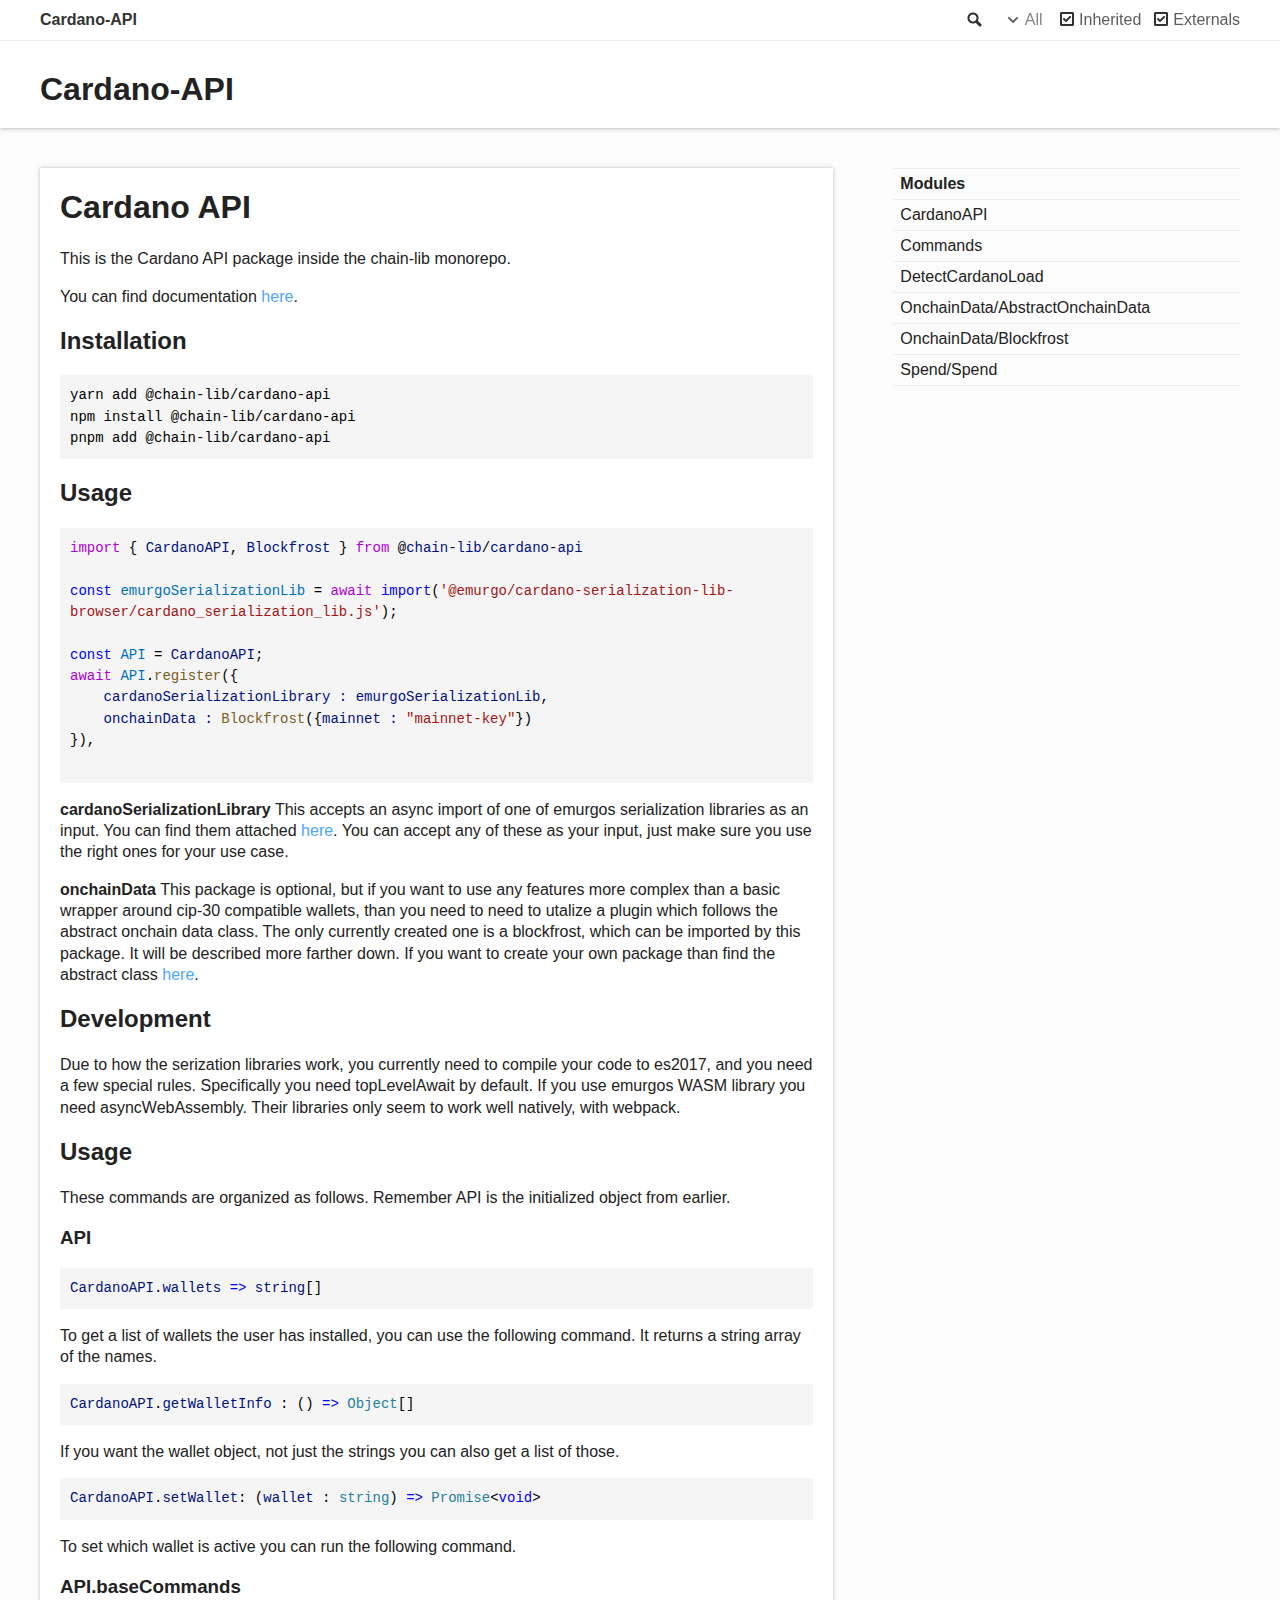
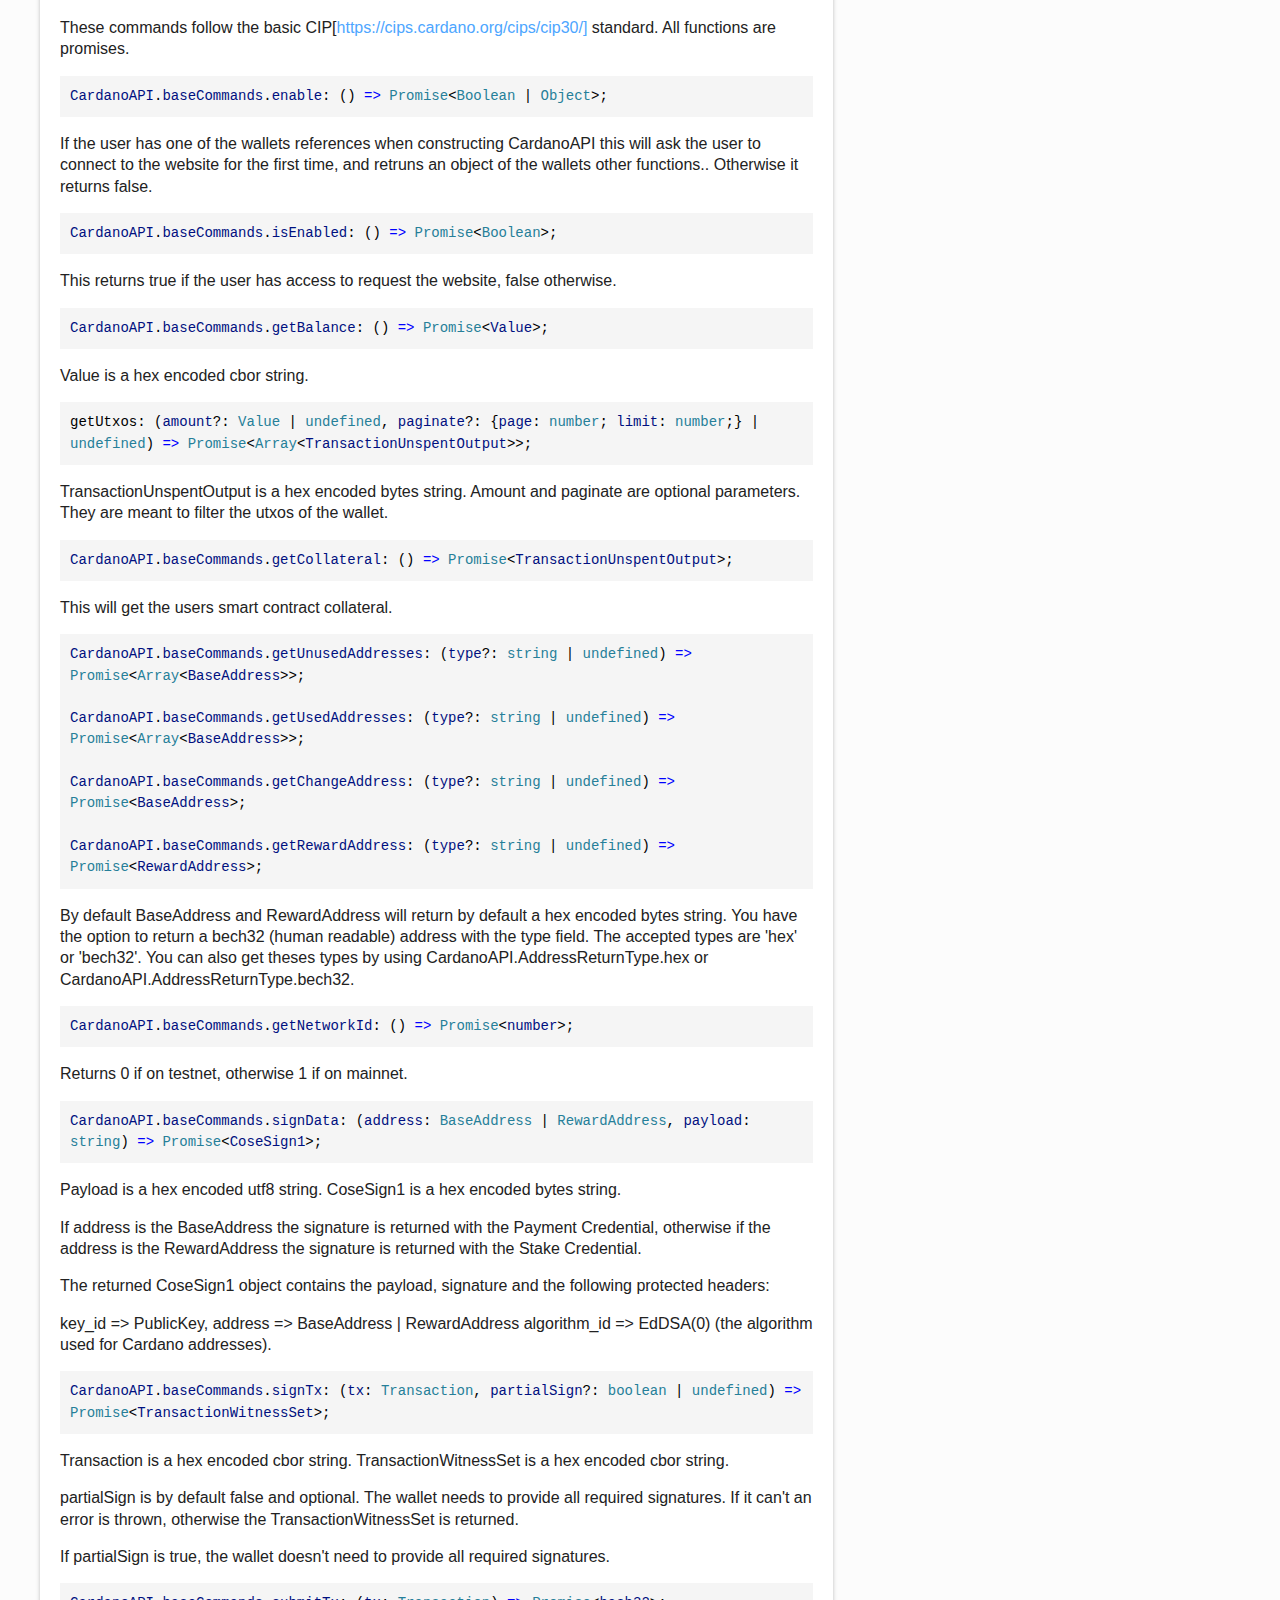
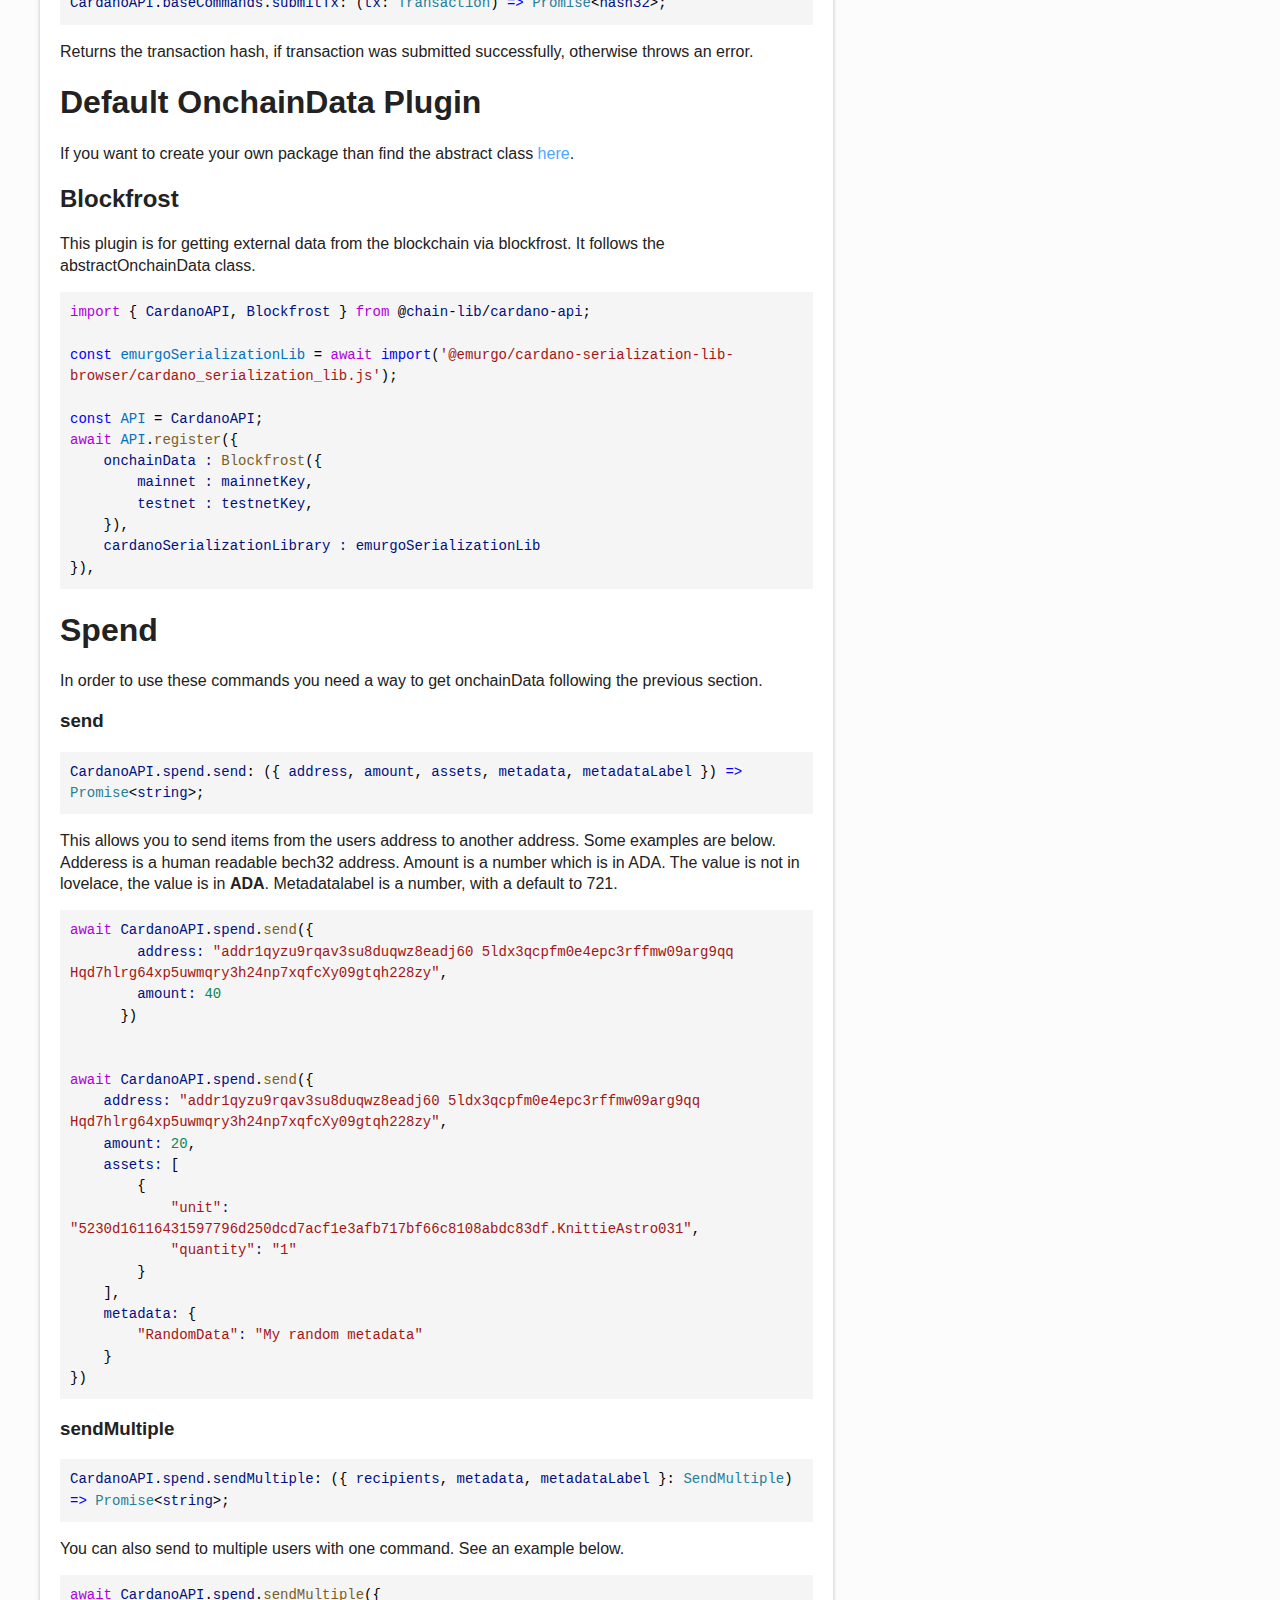
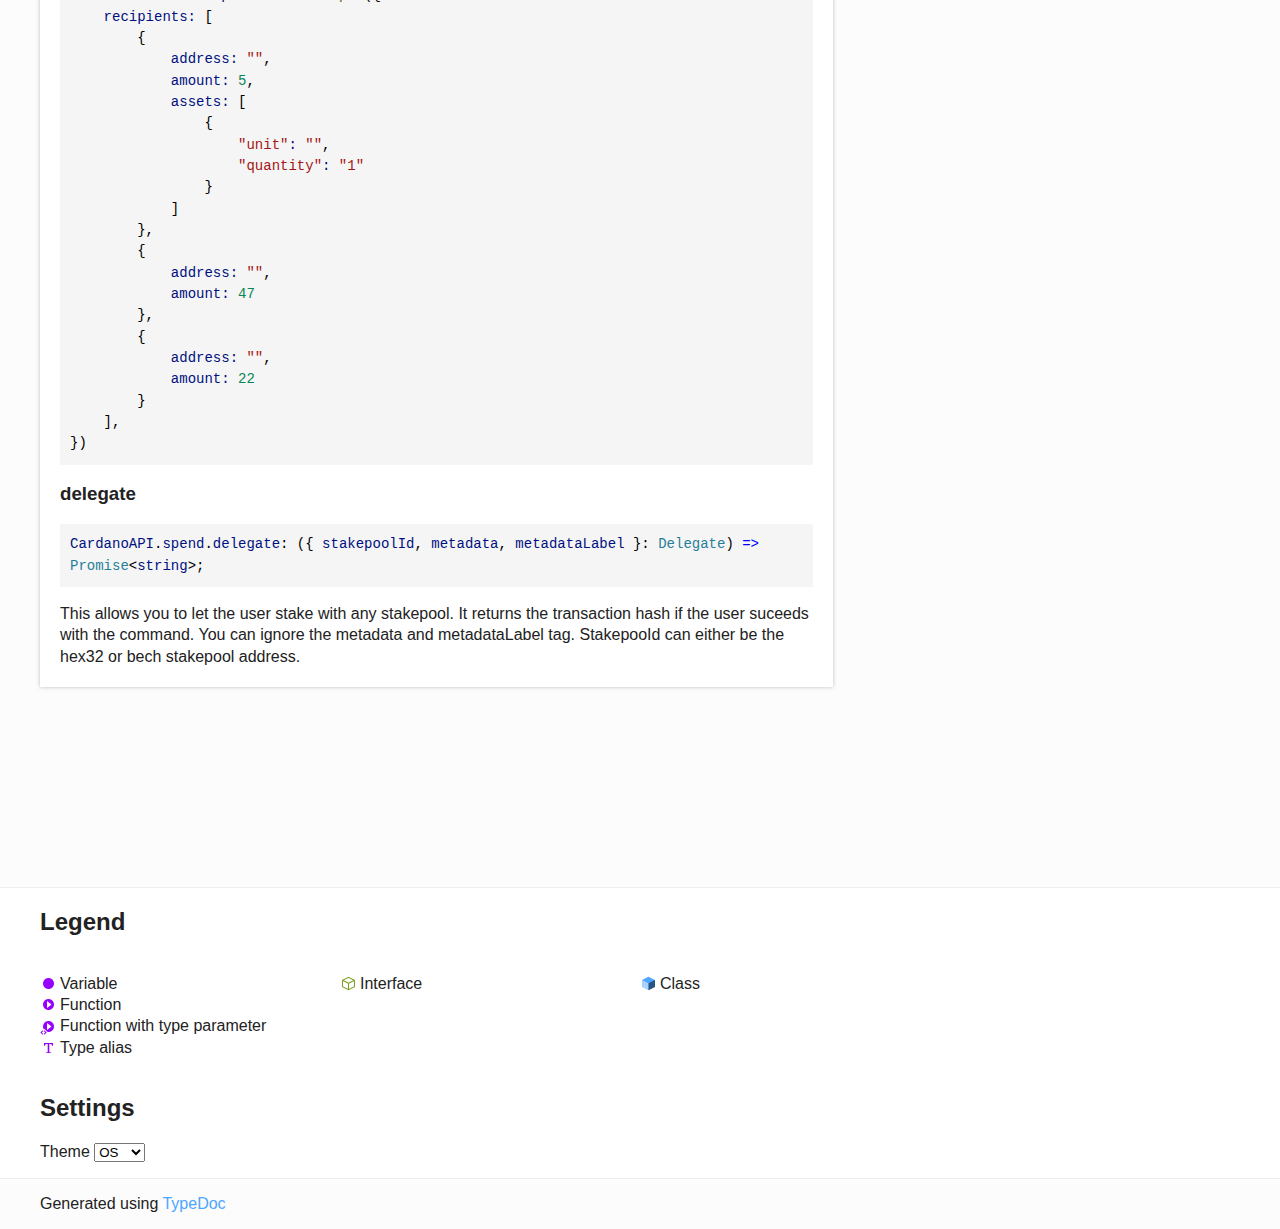
<file: index.html>
<!DOCTYPE html><html class="default"><head><meta charSet="utf-8"/><meta http-equiv="x-ua-compatible" content="IE=edge"/><title>Cardano-API</title><meta name="description" content="Documentation for Cardano-API"/><meta name="viewport" content="width=device-width, initial-scale=1"/><link rel="stylesheet" href="assets/style.css"/><link rel="stylesheet" href="assets/highlight.css"/><script async src="assets/search.js" id="search-script"></script></head><body><script>document.body.classList.add(localStorage.getItem("tsd-theme") || "os")</script><header><div class="tsd-page-toolbar"><div class="container"><div class="table-wrap"><div class="table-cell" id="tsd-search" data-base="."><div class="field"><label for="tsd-search-field" class="tsd-widget search no-caption">Search</label><input type="text" id="tsd-search-field"/></div><ul class="results"><li class="state loading">Preparing search index...</li><li class="state failure">The search index is not available</li></ul><a href="index.html" class="title">Cardano-API</a></div><div class="table-cell" id="tsd-widgets"><div id="tsd-filter"><a href="#" class="tsd-widget options no-caption" data-toggle="options">Options</a><div class="tsd-filter-group"><div class="tsd-select" id="tsd-filter-visibility"><span class="tsd-select-label">All</span><ul class="tsd-select-list"><li data-value="public">Public</li><li data-value="protected">Public/Protected</li><li data-value="private" class="selected">All</li></ul></div> <input type="checkbox" id="tsd-filter-inherited" checked/><label class="tsd-widget" for="tsd-filter-inherited">Inherited</label><input type="checkbox" id="tsd-filter-externals" checked/><label class="tsd-widget" for="tsd-filter-externals">Externals</label></div></div><a href="#" class="tsd-widget menu no-caption" data-toggle="menu">Menu</a></div></div></div></div><div class="tsd-page-title"><div class="container"><h1> Cardano-API</h1></div></div></header><div class="container container-main"><div class="row"><div class="col-8 col-content"><div class="tsd-panel tsd-typography">
<a href="#cardano-api" id="cardano-api" style="color: inherit; text-decoration: none;">
  <h1>Cardano API</h1>
</a>
<p>This is the Cardano API package inside the chain-lib monorepo. </p>
<p>You can find documentation <a href="https://cardano-api.chain-lib.com/">here</a>.</p>

<a href="#installation" id="installation" style="color: inherit; text-decoration: none;">
  <h2>Installation</h2>
</a>
<pre><code class="language-bash"><span class="hl-0">yarn add @chain-lib/cardano-api</span><br/><span class="hl-0">npm install @chain-lib/cardano-api</span><br/><span class="hl-0">pnpm add @chain-lib/cardano-api</span>
</code></pre>

<a href="#usage" id="usage" style="color: inherit; text-decoration: none;">
  <h2>Usage</h2>
</a>
<pre><code class="language-javascript"><span class="hl-1">import</span><span class="hl-0"> { </span><span class="hl-2">CardanoAPI</span><span class="hl-0">, </span><span class="hl-2">Blockfrost</span><span class="hl-0"> } </span><span class="hl-1">from</span><span class="hl-0"> @</span><span class="hl-2">chain</span><span class="hl-0">-</span><span class="hl-2">lib</span><span class="hl-0">/</span><span class="hl-2">cardano</span><span class="hl-0">-</span><span class="hl-2">api</span><br/><br/><span class="hl-3">const</span><span class="hl-0"> </span><span class="hl-4">emurgoSerializationLib</span><span class="hl-0"> = </span><span class="hl-1">await</span><span class="hl-0"> </span><span class="hl-3">import</span><span class="hl-0">(</span><span class="hl-5">&#39;@emurgo/cardano-serialization-lib-browser/cardano_serialization_lib.js&#39;</span><span class="hl-0">);</span><br/><br/><span class="hl-3">const</span><span class="hl-0"> </span><span class="hl-4">API</span><span class="hl-0"> = </span><span class="hl-2">CardanoAPI</span><span class="hl-0">;</span><br/><span class="hl-1">await</span><span class="hl-0"> </span><span class="hl-4">API</span><span class="hl-0">.</span><span class="hl-6">register</span><span class="hl-0">({</span><br/><span class="hl-0">    </span><span class="hl-2">cardanoSerializationLibrary :</span><span class="hl-0"> </span><span class="hl-2">emurgoSerializationLib</span><span class="hl-0">,</span><br/><span class="hl-0">    </span><span class="hl-2">onchainData :</span><span class="hl-0"> </span><span class="hl-6">Blockfrost</span><span class="hl-0">({</span><span class="hl-2">mainnet :</span><span class="hl-0"> </span><span class="hl-5">&quot;mainnet-key&quot;</span><span class="hl-0">})</span><br/><span class="hl-0">}),</span><br/>
</code></pre>
<p><strong>cardanoSerializationLibrary</strong> This accepts an async import of one of emurgos serialization libraries as an input. You can find them attached <a href="https://www.npmjs.com/package/@emurgo/cardano-serialization-lib-browser">here</a>. You can accept any of these as your input, just make sure you use the right ones for your use case.</p>
<p> <strong>onchainData</strong> This package is optional, but if you want to use any features more complex than a basic wrapper around cip-30 compatible wallets, than you need to need to utalize a plugin which follows the abstract onchain data class. The only currently created one is a blockfrost, which can be imported by this package. It will be described more farther down. If you want to create your own package than find the abstract class <a href="https://github.com/chain-lib/chain-lib/tree/main/packages/cardano-api/src/OnchainData/AbstractOnchainData.ts">here</a>.</p>

<a href="#development" id="development" style="color: inherit; text-decoration: none;">
  <h2>Development</h2>
</a>
<p>Due to how the serization libraries work, you currently need to compile your code to es2017, and you need a few special rules. Specifically you need topLevelAwait by default. If you use emurgos WASM library you need asyncWebAssembly. Their libraries only seem to work well natively, with webpack.</p>

<a href="#usage-1" id="usage-1" style="color: inherit; text-decoration: none;">
  <h2>Usage</h2>
</a>
<p>These commands are organized as follows. Remember API is the initialized object from earlier.</p>

<a href="#api" id="api" style="color: inherit; text-decoration: none;">
  <h3>API</h3>
</a>
<pre><code class="language-javascript"><span class="hl-2">CardanoAPI</span><span class="hl-0">.</span><span class="hl-2">wallets</span><span class="hl-0"> </span><span class="hl-3">=&gt;</span><span class="hl-0"> </span><span class="hl-2">string</span><span class="hl-0">[]</span>
</code></pre>
<p>To get a list of wallets the user has installed, you can use the following command. It returns a string array of the names.</p>
<pre><code class="language-javascript"><span class="hl-2">CardanoAPI</span><span class="hl-0">.</span><span class="hl-2">getWalletInfo</span><span class="hl-0"> : () </span><span class="hl-3">=&gt;</span><span class="hl-0"> </span><span class="hl-7">Object</span><span class="hl-0">[]</span>
</code></pre>
<p>If you want the wallet object, not just the strings you can also get a list of those.</p>
<pre><code class="language-javascript"><span class="hl-2">CardanoAPI</span><span class="hl-0">.</span><span class="hl-2">setWallet</span><span class="hl-0">: (</span><span class="hl-2">wallet</span><span class="hl-0"> : </span><span class="hl-7">string</span><span class="hl-0">) </span><span class="hl-3">=&gt;</span><span class="hl-0"> </span><span class="hl-7">Promise</span><span class="hl-0">&lt;</span><span class="hl-3">void</span><span class="hl-0">&gt;</span>
</code></pre>
<p>To set which wallet is active  you can run the following command.</p>

<a href="#apibasecommands" id="apibasecommands" style="color: inherit; text-decoration: none;">
  <h3>API.baseCommands</h3>
</a>
<p>These commands follow the basic CIP[<a href="https://cips.cardano.org/cips/cip30/%5D">https://cips.cardano.org/cips/cip30/]</a> standard. All functions are promises. </p>
<pre><code class="language-javascript"><span class="hl-2">CardanoAPI</span><span class="hl-0">.</span><span class="hl-2">baseCommands</span><span class="hl-0">.</span><span class="hl-2">enable</span><span class="hl-0">: () </span><span class="hl-3">=&gt;</span><span class="hl-0"> </span><span class="hl-7">Promise</span><span class="hl-0">&lt;</span><span class="hl-7">Boolean</span><span class="hl-0"> | </span><span class="hl-7">Object</span><span class="hl-0">&gt;;</span>
</code></pre>
<p>If the user has one of the wallets references when constructing CardanoAPI this will ask the user to connect to the website for the first time, and retruns an object of the wallets other functions.. Otherwise it returns false.</p>
<pre><code class="language-javascript"><span class="hl-2">CardanoAPI</span><span class="hl-0">.</span><span class="hl-2">baseCommands</span><span class="hl-0">.</span><span class="hl-2">isEnabled</span><span class="hl-0">: () </span><span class="hl-3">=&gt;</span><span class="hl-0"> </span><span class="hl-7">Promise</span><span class="hl-0">&lt;</span><span class="hl-7">Boolean</span><span class="hl-0">&gt;;</span>
</code></pre>
<p>This returns true if the user has access to request the website, false otherwise.</p>
<pre><code class="language-javascript"><span class="hl-2">CardanoAPI</span><span class="hl-0">.</span><span class="hl-2">baseCommands</span><span class="hl-0">.</span><span class="hl-2">getBalance</span><span class="hl-0">: () </span><span class="hl-3">=&gt;</span><span class="hl-0"> </span><span class="hl-7">Promise</span><span class="hl-0">&lt;</span><span class="hl-2">Value</span><span class="hl-0">&gt;;</span>
</code></pre>
<p>Value is a hex encoded cbor string.</p>
<pre><code class="language-javascript"><span class="hl-8">getUtxos</span><span class="hl-0">: (</span><span class="hl-2">amount</span><span class="hl-0">?: </span><span class="hl-7">Value</span><span class="hl-0"> | </span><span class="hl-7">undefined</span><span class="hl-0">, </span><span class="hl-2">paginate</span><span class="hl-0">?: {</span><span class="hl-2">page</span><span class="hl-0">: </span><span class="hl-7">number</span><span class="hl-0">; </span><span class="hl-2">limit</span><span class="hl-0">: </span><span class="hl-7">number</span><span class="hl-0">;} | </span><span class="hl-7">undefined</span><span class="hl-0">) </span><span class="hl-3">=&gt;</span><span class="hl-0"> </span><span class="hl-7">Promise</span><span class="hl-0">&lt;</span><span class="hl-7">Array</span><span class="hl-0">&lt;</span><span class="hl-2">TransactionUnspentOutput</span><span class="hl-0">&gt;&gt;;</span>
</code></pre>
<p>TransactionUnspentOutput is a hex encoded bytes string. Amount and paginate are optional parameters. They are meant to filter the utxos of the wallet.</p>
<pre><code class="language-javascript"><span class="hl-2">CardanoAPI</span><span class="hl-0">.</span><span class="hl-2">baseCommands</span><span class="hl-0">.</span><span class="hl-2">getCollateral</span><span class="hl-0">: () </span><span class="hl-3">=&gt;</span><span class="hl-0"> </span><span class="hl-7">Promise</span><span class="hl-0">&lt;</span><span class="hl-2">TransactionUnspentOutput</span><span class="hl-0">&gt;;</span>
</code></pre>
<p>This will get the users smart contract collateral.</p>
<pre><code class="language-javascript"><span class="hl-2">CardanoAPI</span><span class="hl-0">.</span><span class="hl-2">baseCommands</span><span class="hl-0">.</span><span class="hl-2">getUnusedAddresses</span><span class="hl-0">: (</span><span class="hl-2">type</span><span class="hl-0">?: </span><span class="hl-7">string</span><span class="hl-0"> | </span><span class="hl-7">undefined</span><span class="hl-0">) </span><span class="hl-3">=&gt;</span><span class="hl-0"> </span><span class="hl-7">Promise</span><span class="hl-0">&lt;</span><span class="hl-7">Array</span><span class="hl-0">&lt;</span><span class="hl-2">BaseAddress</span><span class="hl-0">&gt;&gt;;</span><br/><br/><span class="hl-2">CardanoAPI</span><span class="hl-0">.</span><span class="hl-2">baseCommands</span><span class="hl-0">.</span><span class="hl-2">getUsedAddresses</span><span class="hl-0">: (</span><span class="hl-2">type</span><span class="hl-0">?: </span><span class="hl-7">string</span><span class="hl-0"> | </span><span class="hl-7">undefined</span><span class="hl-0">) </span><span class="hl-3">=&gt;</span><span class="hl-0"> </span><span class="hl-7">Promise</span><span class="hl-0">&lt;</span><span class="hl-7">Array</span><span class="hl-0">&lt;</span><span class="hl-2">BaseAddress</span><span class="hl-0">&gt;&gt;;</span><br/><br/><span class="hl-2">CardanoAPI</span><span class="hl-0">.</span><span class="hl-2">baseCommands</span><span class="hl-0">.</span><span class="hl-2">getChangeAddress</span><span class="hl-0">: (</span><span class="hl-2">type</span><span class="hl-0">?: </span><span class="hl-7">string</span><span class="hl-0"> | </span><span class="hl-7">undefined</span><span class="hl-0">) </span><span class="hl-3">=&gt;</span><span class="hl-0"> </span><span class="hl-7">Promise</span><span class="hl-0">&lt;</span><span class="hl-2">BaseAddress</span><span class="hl-0">&gt;;</span><br/><br/><span class="hl-2">CardanoAPI</span><span class="hl-0">.</span><span class="hl-2">baseCommands</span><span class="hl-0">.</span><span class="hl-2">getRewardAddress</span><span class="hl-0">: (</span><span class="hl-2">type</span><span class="hl-0">?: </span><span class="hl-7">string</span><span class="hl-0"> | </span><span class="hl-7">undefined</span><span class="hl-0">) </span><span class="hl-3">=&gt;</span><span class="hl-0"> </span><span class="hl-7">Promise</span><span class="hl-0">&lt;</span><span class="hl-2">RewardAddress</span><span class="hl-0">&gt;;</span>
</code></pre>
<p>By default BaseAddress and RewardAddress will return by default a hex encoded bytes string. You have the option to return a bech32 (human readable) address with the type field. The accepted types are &#39;hex&#39; or &#39;bech32&#39;. You can also get theses types by using CardanoAPI.AddressReturnType.hex or CardanoAPI.AddressReturnType.bech32.</p>
<pre><code class="language-javascript"><span class="hl-2">CardanoAPI</span><span class="hl-0">.</span><span class="hl-2">baseCommands</span><span class="hl-0">.</span><span class="hl-2">getNetworkId</span><span class="hl-0">: () </span><span class="hl-3">=&gt;</span><span class="hl-0"> </span><span class="hl-7">Promise</span><span class="hl-0">&lt;</span><span class="hl-2">number</span><span class="hl-0">&gt;;</span>
</code></pre>
<p>Returns 0 if on testnet, otherwise 1 if on mainnet.</p>
<pre><code class="language-javascript"><span class="hl-2">CardanoAPI</span><span class="hl-0">.</span><span class="hl-2">baseCommands</span><span class="hl-0">.</span><span class="hl-2">signData</span><span class="hl-0">: (</span><span class="hl-2">address</span><span class="hl-0">: </span><span class="hl-7">BaseAddress</span><span class="hl-0"> | </span><span class="hl-7">RewardAddress</span><span class="hl-0">, </span><span class="hl-2">payload</span><span class="hl-0">: </span><span class="hl-7">string</span><span class="hl-0">) </span><span class="hl-3">=&gt;</span><span class="hl-0"> </span><span class="hl-7">Promise</span><span class="hl-0">&lt;</span><span class="hl-2">CoseSign1</span><span class="hl-0">&gt;;</span>
</code></pre>
<p>Payload is a hex encoded utf8 string. CoseSign1 is a hex encoded bytes string.</p>
<p>If address is the BaseAddress the signature is returned with the Payment Credential, otherwise if the address is the RewardAddress the signature is returned with the Stake Credential.</p>
<p>The returned CoseSign1 object contains the payload, signature and the following protected headers:</p>
<p>key_id =&gt; PublicKey,
address =&gt; BaseAddress | RewardAddress
algorithm_id =&gt; EdDSA(0) (the algorithm used for Cardano addresses).</p>
<pre><code class="language-javascript"><span class="hl-2">CardanoAPI</span><span class="hl-0">.</span><span class="hl-2">baseCommands</span><span class="hl-0">.</span><span class="hl-2">signTx</span><span class="hl-0">: (</span><span class="hl-2">tx</span><span class="hl-0">: </span><span class="hl-7">Transaction</span><span class="hl-0">, </span><span class="hl-2">partialSign</span><span class="hl-0">?: </span><span class="hl-7">boolean</span><span class="hl-0"> | </span><span class="hl-7">undefined</span><span class="hl-0">) </span><span class="hl-3">=&gt;</span><span class="hl-0"> </span><span class="hl-7">Promise</span><span class="hl-0">&lt;</span><span class="hl-2">TransactionWitnessSet</span><span class="hl-0">&gt;;</span>
</code></pre>
<p>Transaction is a hex encoded cbor string. TransactionWitnessSet is a hex encoded cbor string.</p>
<p>partialSign is by default false and optional. The wallet needs to provide all required signatures. If it can&#39;t an error is thrown, otherwise the TransactionWitnessSet is returned.</p>
<p>If partialSign is true, the wallet doesn&#39;t need to provide all required signatures.</p>
<pre><code class="language-javascript"><span class="hl-2">CardanoAPI</span><span class="hl-0">.</span><span class="hl-2">baseCommands</span><span class="hl-0">.</span><span class="hl-2">submitTx</span><span class="hl-0">: (</span><span class="hl-2">tx</span><span class="hl-0">: </span><span class="hl-7">Transaction</span><span class="hl-0">) </span><span class="hl-3">=&gt;</span><span class="hl-0"> </span><span class="hl-7">Promise</span><span class="hl-0">&lt;</span><span class="hl-2">hash32</span><span class="hl-0">&gt;;</span>
</code></pre>
<p>Returns the transaction hash, if transaction was submitted successfully, otherwise throws an error.</p>

<a href="#default-onchaindata-plugin" id="default-onchaindata-plugin" style="color: inherit; text-decoration: none;">
  <h1>Default OnchainData Plugin</h1>
</a>
<p>If you want to create your own package than find the abstract class <a href="https://github.com/chain-lib/chain-lib/tree/main/packages/cardano-api/src/OnchainData/AbstractOnchainData.ts">here</a>.</p>

<a href="#blockfrost" id="blockfrost" style="color: inherit; text-decoration: none;">
  <h2>Blockfrost</h2>
</a>
<p>This plugin is for getting external data from the blockchain via blockfrost. It follows the abstractOnchainData class.</p>
<pre><code class="language-javascript"><span class="hl-1">import</span><span class="hl-0"> { </span><span class="hl-2">CardanoAPI</span><span class="hl-0">, </span><span class="hl-2">Blockfrost</span><span class="hl-0"> } </span><span class="hl-1">from</span><span class="hl-0"> @</span><span class="hl-2">chain</span><span class="hl-0">-</span><span class="hl-2">lib</span><span class="hl-0">/</span><span class="hl-2">cardano</span><span class="hl-0">-</span><span class="hl-2">api</span><span class="hl-0">;</span><br/><br/><span class="hl-3">const</span><span class="hl-0"> </span><span class="hl-4">emurgoSerializationLib</span><span class="hl-0"> = </span><span class="hl-1">await</span><span class="hl-0"> </span><span class="hl-3">import</span><span class="hl-0">(</span><span class="hl-5">&#39;@emurgo/cardano-serialization-lib-browser/cardano_serialization_lib.js&#39;</span><span class="hl-0">);</span><br/><br/><span class="hl-3">const</span><span class="hl-0"> </span><span class="hl-4">API</span><span class="hl-0"> = </span><span class="hl-2">CardanoAPI</span><span class="hl-0">;</span><br/><span class="hl-1">await</span><span class="hl-0"> </span><span class="hl-4">API</span><span class="hl-0">.</span><span class="hl-6">register</span><span class="hl-0">({</span><br/><span class="hl-0">    </span><span class="hl-2">onchainData :</span><span class="hl-0"> </span><span class="hl-6">Blockfrost</span><span class="hl-0">({</span><br/><span class="hl-0">        </span><span class="hl-2">mainnet :</span><span class="hl-0"> </span><span class="hl-2">mainnetKey</span><span class="hl-0">,</span><br/><span class="hl-0">        </span><span class="hl-2">testnet :</span><span class="hl-0"> </span><span class="hl-2">testnetKey</span><span class="hl-0">,</span><br/><span class="hl-0">    }),</span><br/><span class="hl-0">    </span><span class="hl-2">cardanoSerializationLibrary :</span><span class="hl-0"> </span><span class="hl-2">emurgoSerializationLib</span><br/><span class="hl-0">}),</span>
</code></pre>

<a href="#spend" id="spend" style="color: inherit; text-decoration: none;">
  <h1>Spend</h1>
</a>
<p>In order to use these commands you need a way to get onchainData following the previous section.</p>

<a href="#send" id="send" style="color: inherit; text-decoration: none;">
  <h3>send</h3>
</a>
<pre><code class="language-javascript"><span class="hl-2">CardanoAPI</span><span class="hl-0">.</span><span class="hl-2">spend</span><span class="hl-0">.</span><span class="hl-2">send</span><span class="hl-0">: ({ </span><span class="hl-2">address</span><span class="hl-0">, </span><span class="hl-2">amount</span><span class="hl-0">, </span><span class="hl-2">assets</span><span class="hl-0">, </span><span class="hl-2">metadata</span><span class="hl-0">, </span><span class="hl-2">metadataLabel</span><span class="hl-0"> }) </span><span class="hl-3">=&gt;</span><span class="hl-0"> </span><span class="hl-7">Promise</span><span class="hl-0">&lt;</span><span class="hl-2">string</span><span class="hl-0">&gt;;</span>
</code></pre>
<p>This allows you to send items from the users address to another address. Some examples are below. Adderess is a human readable bech32 address. Amount is a number which is in ADA. The value is not in lovelace, the value is in <strong>ADA</strong>. Metadatalabel is a number, with a default to 721. </p>
<pre><code class="language-javascript"><span class="hl-1">await</span><span class="hl-0"> </span><span class="hl-2">CardanoAPI</span><span class="hl-0">.</span><span class="hl-2">spend</span><span class="hl-0">.</span><span class="hl-6">send</span><span class="hl-0">({</span><br/><span class="hl-0">        </span><span class="hl-2">address:</span><span class="hl-0"> </span><span class="hl-5">&quot;addr1qyzu9rqav3su8duqwz8eadj60 5ldx3qcpfm0e4epc3rffmw09arg9qq Hqd7hlrg64xp5uwmqry3h24np7xqfcXy09gtqh228zy&quot;</span><span class="hl-0">,</span><br/><span class="hl-0">        </span><span class="hl-2">amount:</span><span class="hl-0"> </span><span class="hl-9">40</span><br/><span class="hl-0">      })</span><br/><span class="hl-0">    </span><br/><br/><span class="hl-1">await</span><span class="hl-0"> </span><span class="hl-2">CardanoAPI</span><span class="hl-0">.</span><span class="hl-2">spend</span><span class="hl-0">.</span><span class="hl-6">send</span><span class="hl-0">({</span><br/><span class="hl-0">    </span><span class="hl-2">address:</span><span class="hl-0"> </span><span class="hl-5">&quot;addr1qyzu9rqav3su8duqwz8eadj60 5ldx3qcpfm0e4epc3rffmw09arg9qq Hqd7hlrg64xp5uwmqry3h24np7xqfcXy09gtqh228zy&quot;</span><span class="hl-0">,</span><br/><span class="hl-0">    </span><span class="hl-2">amount:</span><span class="hl-0"> </span><span class="hl-9">20</span><span class="hl-0">,</span><br/><span class="hl-0">    </span><span class="hl-2">assets:</span><span class="hl-0"> [</span><br/><span class="hl-0">        {</span><br/><span class="hl-0">            </span><span class="hl-5">&quot;unit&quot;</span><span class="hl-2">:</span><span class="hl-0"> </span><span class="hl-5">&quot;5230d16116431597796d250dcd7acf1e3afb717bf66c8108abdc83df.KnittieAstro031&quot;</span><span class="hl-0">,</span><br/><span class="hl-0">            </span><span class="hl-5">&quot;quantity&quot;</span><span class="hl-2">:</span><span class="hl-0"> </span><span class="hl-5">&quot;1&quot;</span><br/><span class="hl-0">        }</span><br/><span class="hl-0">    ],</span><br/><span class="hl-0">    </span><span class="hl-2">metadata:</span><span class="hl-0"> {</span><br/><span class="hl-0">        </span><span class="hl-5">&quot;RandomData&quot;</span><span class="hl-2">:</span><span class="hl-0"> </span><span class="hl-5">&quot;My random metadata&quot;</span><br/><span class="hl-0">    }</span><br/><span class="hl-0">})</span>
</code></pre>

<a href="#sendmultiple" id="sendmultiple" style="color: inherit; text-decoration: none;">
  <h3>sendMultiple</h3>
</a>
<pre><code class="language-javascript"><span class="hl-2">CardanoAPI</span><span class="hl-0">.</span><span class="hl-2">spend</span><span class="hl-0">.</span><span class="hl-2">sendMultiple</span><span class="hl-0">: ({ </span><span class="hl-2">recipients</span><span class="hl-0">, </span><span class="hl-2">metadata</span><span class="hl-0">, </span><span class="hl-2">metadataLabel</span><span class="hl-0"> }: </span><span class="hl-7">SendMultiple</span><span class="hl-0">) </span><span class="hl-3">=&gt;</span><span class="hl-0"> </span><span class="hl-7">Promise</span><span class="hl-0">&lt;</span><span class="hl-2">string</span><span class="hl-0">&gt;;</span>
</code></pre>
<p>You can also send to multiple users with one command. See an example below.</p>
<pre><code class="language-javascript"><span class="hl-1">await</span><span class="hl-0"> </span><span class="hl-2">CardanoAPI</span><span class="hl-0">.</span><span class="hl-2">spend</span><span class="hl-0">.</span><span class="hl-6">sendMultiple</span><span class="hl-0">({</span><br/><span class="hl-0">    </span><span class="hl-2">recipients:</span><span class="hl-0"> [</span><br/><span class="hl-0">        {</span><br/><span class="hl-0">            </span><span class="hl-2">address:</span><span class="hl-0"> </span><span class="hl-5">&quot;&quot;</span><span class="hl-0">,</span><br/><span class="hl-0">            </span><span class="hl-2">amount:</span><span class="hl-0"> </span><span class="hl-9">5</span><span class="hl-0">,</span><br/><span class="hl-0">            </span><span class="hl-2">assets:</span><span class="hl-0"> [</span><br/><span class="hl-0">                {</span><br/><span class="hl-0">                    </span><span class="hl-5">&quot;unit&quot;</span><span class="hl-2">:</span><span class="hl-0"> </span><span class="hl-5">&quot;&quot;</span><span class="hl-0">,</span><br/><span class="hl-0">                    </span><span class="hl-5">&quot;quantity&quot;</span><span class="hl-2">:</span><span class="hl-0"> </span><span class="hl-5">&quot;1&quot;</span><br/><span class="hl-0">                }</span><br/><span class="hl-0">            ]</span><br/><span class="hl-0">        },</span><br/><span class="hl-0">        {</span><br/><span class="hl-0">            </span><span class="hl-2">address:</span><span class="hl-0"> </span><span class="hl-5">&quot;&quot;</span><span class="hl-0">,</span><br/><span class="hl-0">            </span><span class="hl-2">amount:</span><span class="hl-0"> </span><span class="hl-9">47</span><br/><span class="hl-0">        },</span><br/><span class="hl-0">        {</span><br/><span class="hl-0">            </span><span class="hl-2">address:</span><span class="hl-0"> </span><span class="hl-5">&quot;&quot;</span><span class="hl-0">,</span><br/><span class="hl-0">            </span><span class="hl-2">amount:</span><span class="hl-0"> </span><span class="hl-9">22</span><br/><span class="hl-0">        }</span><br/><span class="hl-0">    ],</span><br/><span class="hl-0">})</span>
</code></pre>

<a href="#delegate" id="delegate" style="color: inherit; text-decoration: none;">
  <h3>delegate</h3>
</a>
<pre><code class="language-javascript"><span class="hl-2">CardanoAPI</span><span class="hl-0">.</span><span class="hl-2">spend</span><span class="hl-0">.</span><span class="hl-2">delegate</span><span class="hl-0">: ({ </span><span class="hl-2">stakepoolId</span><span class="hl-0">, </span><span class="hl-2">metadata</span><span class="hl-0">, </span><span class="hl-2">metadataLabel</span><span class="hl-0"> }: </span><span class="hl-7">Delegate</span><span class="hl-0">) </span><span class="hl-3">=&gt;</span><span class="hl-0"> </span><span class="hl-7">Promise</span><span class="hl-0">&lt;</span><span class="hl-2">string</span><span class="hl-0">&gt;;</span>
</code></pre>
<p>This allows you to let the user stake with any stakepool. It returns the transaction hash if the user suceeds with the command. You can ignore the metadata and metadataLabel tag. StakepooId can either be the hex32 or bech stakepool address.</p>
</div></div><div class="col-4 col-menu menu-sticky-wrap menu-highlight"><nav class="tsd-navigation primary"><ul><li class="current"><a href="modules.html">Modules</a></li><li class=" tsd-kind-module"><a href="modules/CardanoAPI.html">CardanoAPI</a></li><li class=" tsd-kind-module"><a href="modules/Commands.html">Commands</a></li><li class=" tsd-kind-module"><a href="modules/DetectCardanoLoad.html">Detect<wbr/>Cardano<wbr/>Load</a></li><li class=" tsd-kind-module"><a href="modules/OnchainData_AbstractOnchainData.html">Onchain<wbr/>Data/<wbr/>Abstract<wbr/>Onchain<wbr/>Data</a></li><li class=" tsd-kind-module"><a href="modules/OnchainData_Blockfrost.html">Onchain<wbr/>Data/<wbr/>Blockfrost</a></li><li class=" tsd-kind-module"><a href="modules/Spend_Spend.html">Spend/<wbr/>Spend</a></li></ul></nav></div></div></div><footer class="with-border-bottom"><div class="container"><h2>Legend</h2><div class="tsd-legend-group"><ul class="tsd-legend"><li class="tsd-kind-variable"><span class="tsd-kind-icon">Variable</span></li><li class="tsd-kind-function"><span class="tsd-kind-icon">Function</span></li><li class="tsd-kind-function tsd-has-type-parameter"><span class="tsd-kind-icon">Function with type parameter</span></li><li class="tsd-kind-type-alias"><span class="tsd-kind-icon">Type alias</span></li></ul><ul class="tsd-legend"><li class="tsd-kind-interface"><span class="tsd-kind-icon">Interface</span></li></ul><ul class="tsd-legend"><li class="tsd-kind-class"><span class="tsd-kind-icon">Class</span></li></ul></div><h2>Settings</h2><p>Theme <select id="theme"><option value="os">OS</option><option value="light">Light</option><option value="dark">Dark</option></select></p></div></footer><div class="container tsd-generator"><p>Generated using <a href="https://typedoc.org/" target="_blank">TypeDoc</a></p></div><div class="overlay"></div><script src="assets/main.js"></script></body></html>
</file>
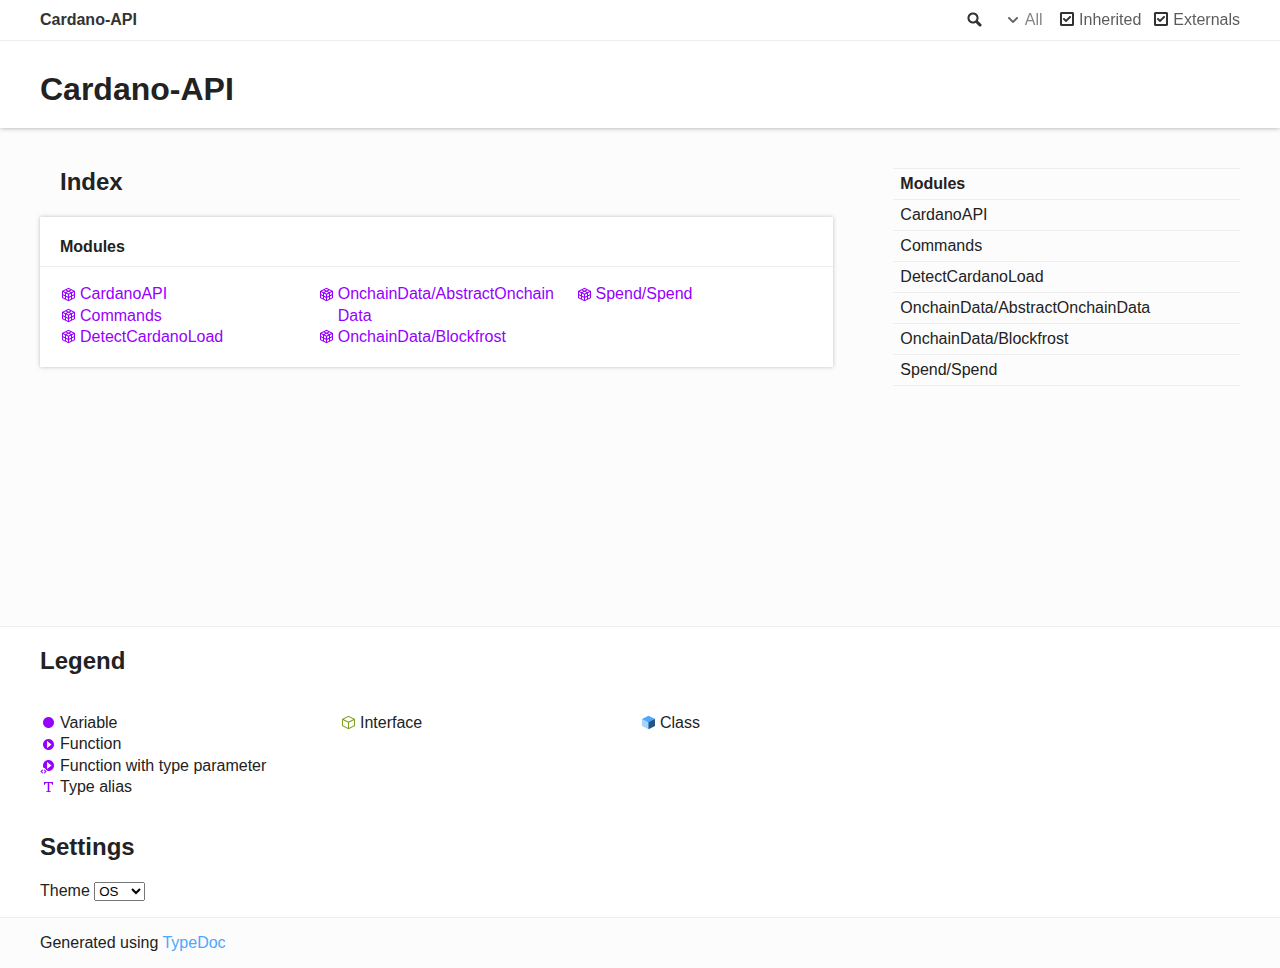
<file: modules.html>
<!DOCTYPE html><html class="default"><head><meta charSet="utf-8"/><meta http-equiv="x-ua-compatible" content="IE=edge"/><title>Cardano-API</title><meta name="description" content="Documentation for Cardano-API"/><meta name="viewport" content="width=device-width, initial-scale=1"/><link rel="stylesheet" href="assets/style.css"/><link rel="stylesheet" href="assets/highlight.css"/><script async src="assets/search.js" id="search-script"></script></head><body><script>document.body.classList.add(localStorage.getItem("tsd-theme") || "os")</script><header><div class="tsd-page-toolbar"><div class="container"><div class="table-wrap"><div class="table-cell" id="tsd-search" data-base="."><div class="field"><label for="tsd-search-field" class="tsd-widget search no-caption">Search</label><input type="text" id="tsd-search-field"/></div><ul class="results"><li class="state loading">Preparing search index...</li><li class="state failure">The search index is not available</li></ul><a href="index.html" class="title">Cardano-API</a></div><div class="table-cell" id="tsd-widgets"><div id="tsd-filter"><a href="#" class="tsd-widget options no-caption" data-toggle="options">Options</a><div class="tsd-filter-group"><div class="tsd-select" id="tsd-filter-visibility"><span class="tsd-select-label">All</span><ul class="tsd-select-list"><li data-value="public">Public</li><li data-value="protected">Public/Protected</li><li data-value="private" class="selected">All</li></ul></div> <input type="checkbox" id="tsd-filter-inherited" checked/><label class="tsd-widget" for="tsd-filter-inherited">Inherited</label><input type="checkbox" id="tsd-filter-externals" checked/><label class="tsd-widget" for="tsd-filter-externals">Externals</label></div></div><a href="#" class="tsd-widget menu no-caption" data-toggle="menu">Menu</a></div></div></div></div><div class="tsd-page-title"><div class="container"><h1> Cardano-API</h1></div></div></header><div class="container container-main"><div class="row"><div class="col-8 col-content"><section class="tsd-panel-group tsd-index-group"><h2>Index</h2><section class="tsd-panel tsd-index-panel"><div class="tsd-index-content"><section class="tsd-index-section "><h3>Modules</h3><ul class="tsd-index-list"><li class="tsd-kind-module"><a href="modules/CardanoAPI.html" class="tsd-kind-icon">CardanoAPI</a></li><li class="tsd-kind-module"><a href="modules/Commands.html" class="tsd-kind-icon">Commands</a></li><li class="tsd-kind-module"><a href="modules/DetectCardanoLoad.html" class="tsd-kind-icon">Detect<wbr/>Cardano<wbr/>Load</a></li><li class="tsd-kind-module"><a href="modules/OnchainData_AbstractOnchainData.html" class="tsd-kind-icon">Onchain<wbr/>Data/<wbr/>Abstract<wbr/>Onchain<wbr/>Data</a></li><li class="tsd-kind-module"><a href="modules/OnchainData_Blockfrost.html" class="tsd-kind-icon">Onchain<wbr/>Data/<wbr/>Blockfrost</a></li><li class="tsd-kind-module"><a href="modules/Spend_Spend.html" class="tsd-kind-icon">Spend/<wbr/>Spend</a></li></ul></section></div></section></section></div><div class="col-4 col-menu menu-sticky-wrap menu-highlight"><nav class="tsd-navigation primary"><ul><li class="current"><a href="modules.html">Modules</a></li><li class=" tsd-kind-module"><a href="modules/CardanoAPI.html">CardanoAPI</a></li><li class=" tsd-kind-module"><a href="modules/Commands.html">Commands</a></li><li class=" tsd-kind-module"><a href="modules/DetectCardanoLoad.html">Detect<wbr/>Cardano<wbr/>Load</a></li><li class=" tsd-kind-module"><a href="modules/OnchainData_AbstractOnchainData.html">Onchain<wbr/>Data/<wbr/>Abstract<wbr/>Onchain<wbr/>Data</a></li><li class=" tsd-kind-module"><a href="modules/OnchainData_Blockfrost.html">Onchain<wbr/>Data/<wbr/>Blockfrost</a></li><li class=" tsd-kind-module"><a href="modules/Spend_Spend.html">Spend/<wbr/>Spend</a></li></ul></nav></div></div></div><footer class="with-border-bottom"><div class="container"><h2>Legend</h2><div class="tsd-legend-group"><ul class="tsd-legend"><li class="tsd-kind-variable"><span class="tsd-kind-icon">Variable</span></li><li class="tsd-kind-function"><span class="tsd-kind-icon">Function</span></li><li class="tsd-kind-function tsd-has-type-parameter"><span class="tsd-kind-icon">Function with type parameter</span></li><li class="tsd-kind-type-alias"><span class="tsd-kind-icon">Type alias</span></li></ul><ul class="tsd-legend"><li class="tsd-kind-interface"><span class="tsd-kind-icon">Interface</span></li></ul><ul class="tsd-legend"><li class="tsd-kind-class"><span class="tsd-kind-icon">Class</span></li></ul></div><h2>Settings</h2><p>Theme <select id="theme"><option value="os">OS</option><option value="light">Light</option><option value="dark">Dark</option></select></p></div></footer><div class="container tsd-generator"><p>Generated using <a href="https://typedoc.org/" target="_blank">TypeDoc</a></p></div><div class="overlay"></div><script src="assets/main.js"></script></body></html>
</file>
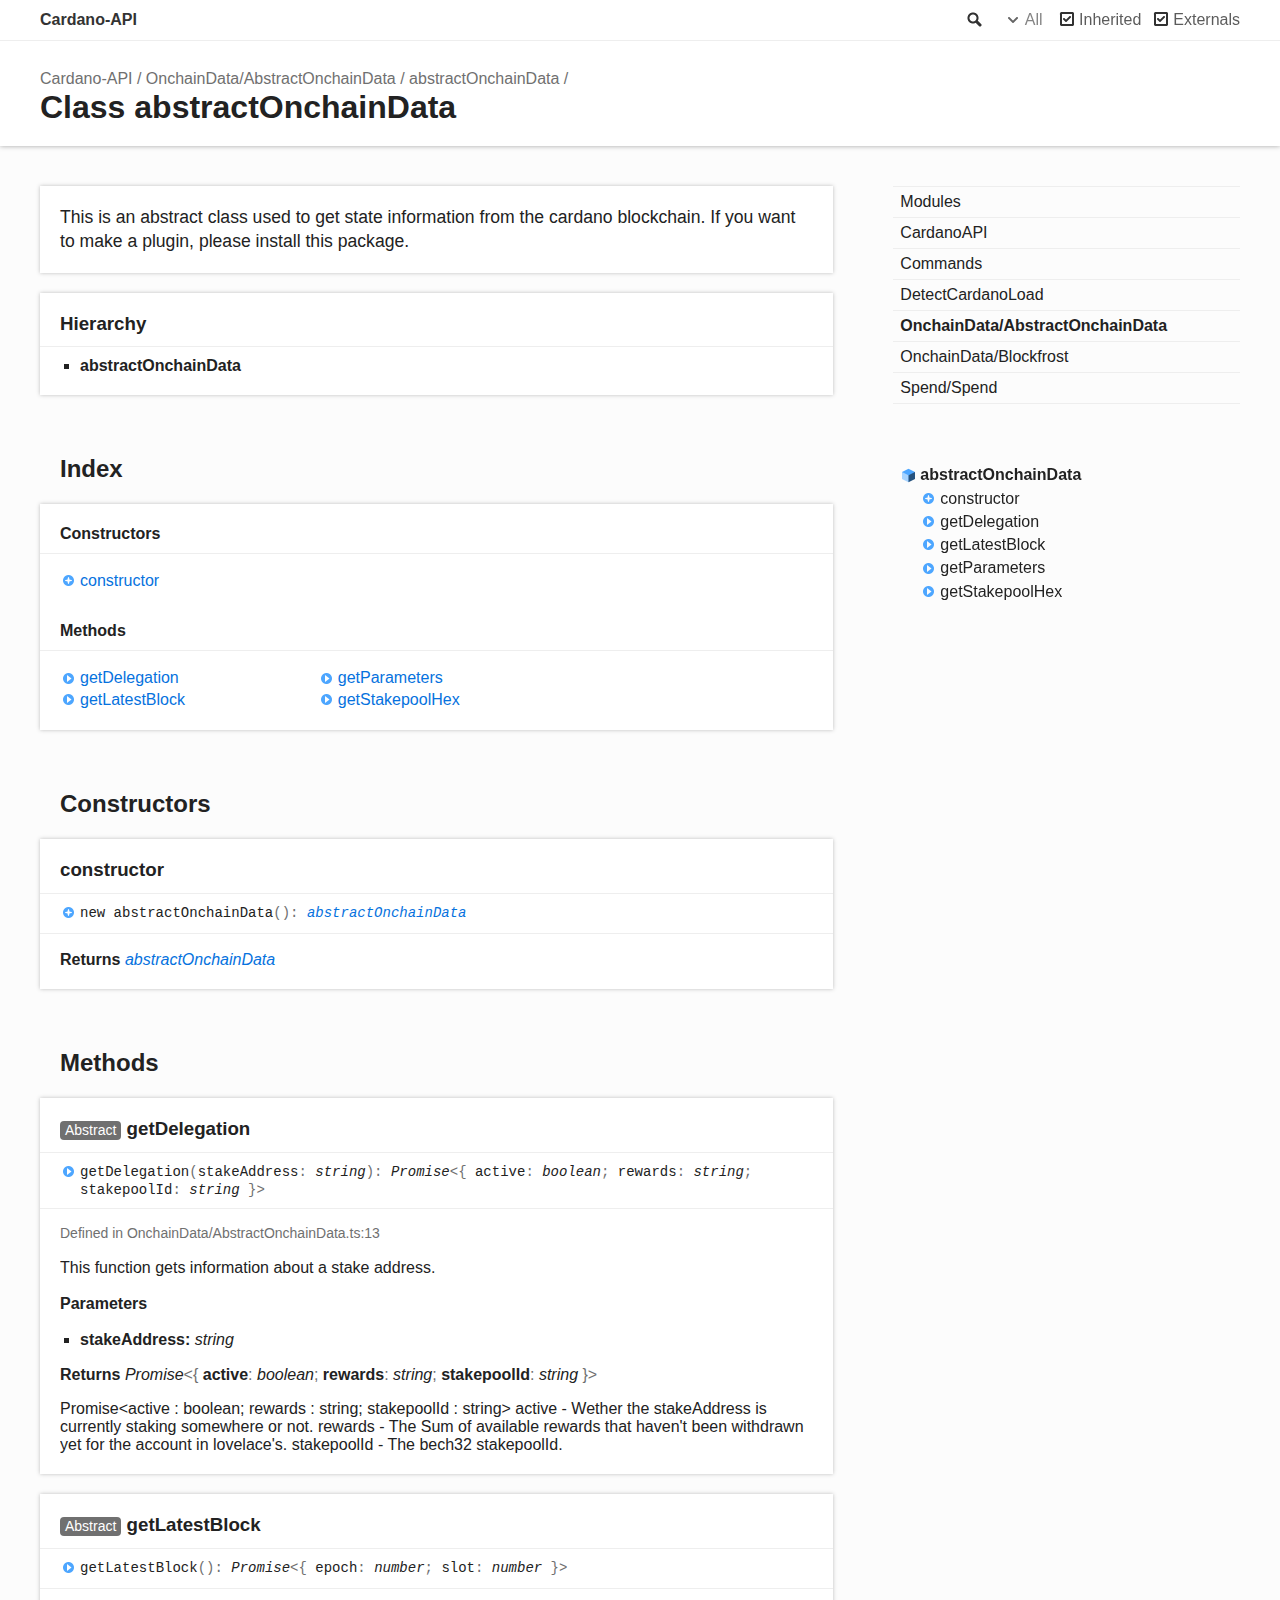
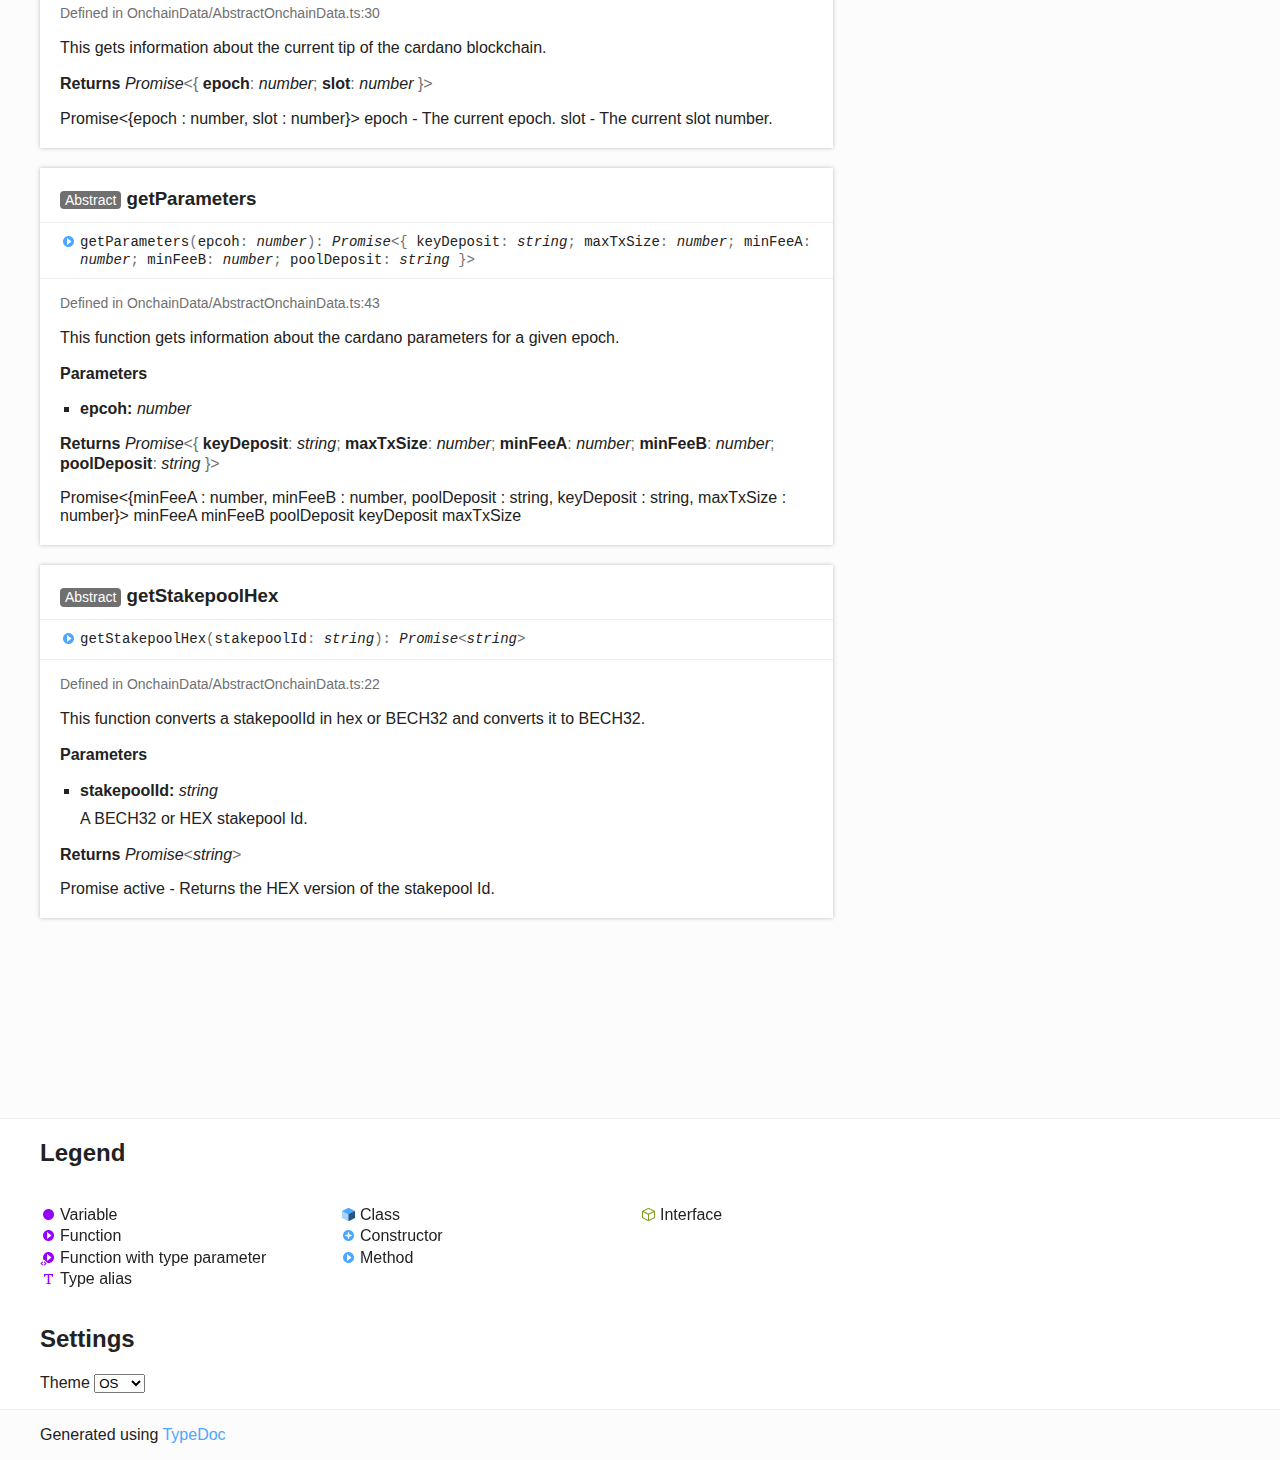
<file: classes/OnchainData_AbstractOnchainData.abstractOnchainData.html>
<!DOCTYPE html><html class="default"><head><meta charSet="utf-8"/><meta http-equiv="x-ua-compatible" content="IE=edge"/><title>abstractOnchainData | Cardano-API</title><meta name="description" content="Documentation for Cardano-API"/><meta name="viewport" content="width=device-width, initial-scale=1"/><link rel="stylesheet" href="../assets/style.css"/><link rel="stylesheet" href="../assets/highlight.css"/><script async src="../assets/search.js" id="search-script"></script></head><body><script>document.body.classList.add(localStorage.getItem("tsd-theme") || "os")</script><header><div class="tsd-page-toolbar"><div class="container"><div class="table-wrap"><div class="table-cell" id="tsd-search" data-base=".."><div class="field"><label for="tsd-search-field" class="tsd-widget search no-caption">Search</label><input type="text" id="tsd-search-field"/></div><ul class="results"><li class="state loading">Preparing search index...</li><li class="state failure">The search index is not available</li></ul><a href="../index.html" class="title">Cardano-API</a></div><div class="table-cell" id="tsd-widgets"><div id="tsd-filter"><a href="#" class="tsd-widget options no-caption" data-toggle="options">Options</a><div class="tsd-filter-group"><div class="tsd-select" id="tsd-filter-visibility"><span class="tsd-select-label">All</span><ul class="tsd-select-list"><li data-value="public">Public</li><li data-value="protected">Public/Protected</li><li data-value="private" class="selected">All</li></ul></div> <input type="checkbox" id="tsd-filter-inherited" checked/><label class="tsd-widget" for="tsd-filter-inherited">Inherited</label><input type="checkbox" id="tsd-filter-externals" checked/><label class="tsd-widget" for="tsd-filter-externals">Externals</label></div></div><a href="#" class="tsd-widget menu no-caption" data-toggle="menu">Menu</a></div></div></div></div><div class="tsd-page-title"><div class="container"><ul class="tsd-breadcrumb"><li><a href="../modules.html">Cardano-API</a></li><li><a href="../modules/OnchainData_AbstractOnchainData.html">OnchainData/AbstractOnchainData</a></li><li><a href="OnchainData_AbstractOnchainData.abstractOnchainData.html">abstractOnchainData</a></li></ul><h1>Class abstractOnchainData</h1></div></div></header><div class="container container-main"><div class="row"><div class="col-8 col-content"><section class="tsd-panel tsd-comment"><div class="tsd-comment tsd-typography"><div class="lead">
<p>This is an abstract class used to get state information from the cardano blockchain. If you want to make a plugin, please install this package.</p>
</div></div></section><section class="tsd-panel tsd-hierarchy"><h3>Hierarchy</h3><ul class="tsd-hierarchy"><li><span class="target">abstractOnchainData</span></li></ul></section><section class="tsd-panel-group tsd-index-group"><h2>Index</h2><section class="tsd-panel tsd-index-panel"><div class="tsd-index-content"><section class="tsd-index-section "><h3>Constructors</h3><ul class="tsd-index-list"><li class="tsd-kind-constructor tsd-parent-kind-class"><a href="OnchainData_AbstractOnchainData.abstractOnchainData.html#constructor" class="tsd-kind-icon">constructor</a></li></ul></section><section class="tsd-index-section "><h3>Methods</h3><ul class="tsd-index-list"><li class="tsd-kind-method tsd-parent-kind-class"><a href="OnchainData_AbstractOnchainData.abstractOnchainData.html#getDelegation" class="tsd-kind-icon">get<wbr/>Delegation</a></li><li class="tsd-kind-method tsd-parent-kind-class"><a href="OnchainData_AbstractOnchainData.abstractOnchainData.html#getLatestBlock" class="tsd-kind-icon">get<wbr/>Latest<wbr/>Block</a></li><li class="tsd-kind-method tsd-parent-kind-class"><a href="OnchainData_AbstractOnchainData.abstractOnchainData.html#getParameters" class="tsd-kind-icon">get<wbr/>Parameters</a></li><li class="tsd-kind-method tsd-parent-kind-class"><a href="OnchainData_AbstractOnchainData.abstractOnchainData.html#getStakepoolHex" class="tsd-kind-icon">get<wbr/>Stakepool<wbr/>Hex</a></li></ul></section></div></section></section><section class="tsd-panel-group tsd-member-group "><h2>Constructors</h2><section class="tsd-panel tsd-member tsd-kind-constructor tsd-parent-kind-class"><a id="constructor" class="tsd-anchor"></a><h3 class="tsd-anchor-link">constructor<a href="#constructor" aria-label="Permalink" class="tsd-anchor-icon"><svg xmlns="http://www.w3.org/2000/svg" class="icon icon-tabler icon-tabler-link" viewBox="0 0 24 24" stroke-width="2" stroke="currentColor" fill="none" stroke-linecap="round" stroke-linejoin="round"><path stroke="none" d="M0 0h24v24H0z" fill="none"></path><path d="M10 14a3.5 3.5 0 0 0 5 0l4 -4a3.5 3.5 0 0 0 -5 -5l-.5 .5"></path><path d="M14 10a3.5 3.5 0 0 0 -5 0l-4 4a3.5 3.5 0 0 0 5 5l.5 -.5"></path></svg></a></h3><ul class="tsd-signatures tsd-kind-constructor tsd-parent-kind-class"><li class="tsd-signature tsd-kind-icon">new abstract<wbr/>Onchain<wbr/>Data<span class="tsd-signature-symbol">(</span><span class="tsd-signature-symbol">)</span><span class="tsd-signature-symbol">: </span><a href="OnchainData_AbstractOnchainData.abstractOnchainData.html" class="tsd-signature-type" data-tsd-kind="Class">abstractOnchainData</a></li></ul><ul class="tsd-descriptions"><li class="tsd-description"><h4 class="tsd-returns-title">Returns <a href="OnchainData_AbstractOnchainData.abstractOnchainData.html" class="tsd-signature-type" data-tsd-kind="Class">abstractOnchainData</a></h4></li></ul></section></section><section class="tsd-panel-group tsd-member-group "><h2>Methods</h2><section class="tsd-panel tsd-member tsd-kind-method tsd-parent-kind-class"><a id="getDelegation" class="tsd-anchor"></a><h3 class="tsd-anchor-link"><span class="tsd-flag ts-flagAbstract">Abstract</span> get<wbr/>Delegation<a href="#getDelegation" aria-label="Permalink" class="tsd-anchor-icon"><svg xmlns="http://www.w3.org/2000/svg" class="icon icon-tabler icon-tabler-link" viewBox="0 0 24 24" stroke-width="2" stroke="currentColor" fill="none" stroke-linecap="round" stroke-linejoin="round"><path stroke="none" d="M0 0h24v24H0z" fill="none"></path><path d="M10 14a3.5 3.5 0 0 0 5 0l4 -4a3.5 3.5 0 0 0 -5 -5l-.5 .5"></path><path d="M14 10a3.5 3.5 0 0 0 -5 0l-4 4a3.5 3.5 0 0 0 5 5l.5 -.5"></path></svg></a></h3><ul class="tsd-signatures tsd-kind-method tsd-parent-kind-class"><li class="tsd-signature tsd-kind-icon">get<wbr/>Delegation<span class="tsd-signature-symbol">(</span>stakeAddress<span class="tsd-signature-symbol">: </span><span class="tsd-signature-type">string</span><span class="tsd-signature-symbol">)</span><span class="tsd-signature-symbol">: </span><span class="tsd-signature-type">Promise</span><span class="tsd-signature-symbol">&lt;</span><span class="tsd-signature-symbol">{ </span>active<span class="tsd-signature-symbol">: </span><span class="tsd-signature-type">boolean</span><span class="tsd-signature-symbol">; </span>rewards<span class="tsd-signature-symbol">: </span><span class="tsd-signature-type">string</span><span class="tsd-signature-symbol">; </span>stakepoolId<span class="tsd-signature-symbol">: </span><span class="tsd-signature-type">string</span><span class="tsd-signature-symbol"> }</span><span class="tsd-signature-symbol">&gt;</span></li></ul><ul class="tsd-descriptions"><li class="tsd-description"><aside class="tsd-sources"><ul><li>Defined in OnchainData/AbstractOnchainData.ts:13</li></ul></aside><div class="tsd-comment tsd-typography"><div class="lead">
<p>This function gets information about a stake address.</p>
</div></div><h4 class="tsd-parameters-title">Parameters</h4><ul class="tsd-parameters"><li><h5>stakeAddress: <span class="tsd-signature-type">string</span></h5></li></ul><h4 class="tsd-returns-title">Returns <span class="tsd-signature-type">Promise</span><span class="tsd-signature-symbol">&lt;</span><span class="tsd-signature-symbol">{ </span>active<span class="tsd-signature-symbol">: </span><span class="tsd-signature-type">boolean</span><span class="tsd-signature-symbol">; </span>rewards<span class="tsd-signature-symbol">: </span><span class="tsd-signature-type">string</span><span class="tsd-signature-symbol">; </span>stakepoolId<span class="tsd-signature-symbol">: </span><span class="tsd-signature-type">string</span><span class="tsd-signature-symbol"> }</span><span class="tsd-signature-symbol">&gt;</span></h4><div><p>Promise&lt;active : boolean; rewards : string; stakepoolId : string&gt;
active - Wether the stakeAddress is currently staking somewhere or not.
rewards - The Sum of available rewards that haven&#39;t been withdrawn yet for the account in lovelace&#39;s.
stakepoolId - The bech32 stakepoolId.</p>
</div></li></ul></section><section class="tsd-panel tsd-member tsd-kind-method tsd-parent-kind-class"><a id="getLatestBlock" class="tsd-anchor"></a><h3 class="tsd-anchor-link"><span class="tsd-flag ts-flagAbstract">Abstract</span> get<wbr/>Latest<wbr/>Block<a href="#getLatestBlock" aria-label="Permalink" class="tsd-anchor-icon"><svg xmlns="http://www.w3.org/2000/svg" class="icon icon-tabler icon-tabler-link" viewBox="0 0 24 24" stroke-width="2" stroke="currentColor" fill="none" stroke-linecap="round" stroke-linejoin="round"><path stroke="none" d="M0 0h24v24H0z" fill="none"></path><path d="M10 14a3.5 3.5 0 0 0 5 0l4 -4a3.5 3.5 0 0 0 -5 -5l-.5 .5"></path><path d="M14 10a3.5 3.5 0 0 0 -5 0l-4 4a3.5 3.5 0 0 0 5 5l.5 -.5"></path></svg></a></h3><ul class="tsd-signatures tsd-kind-method tsd-parent-kind-class"><li class="tsd-signature tsd-kind-icon">get<wbr/>Latest<wbr/>Block<span class="tsd-signature-symbol">(</span><span class="tsd-signature-symbol">)</span><span class="tsd-signature-symbol">: </span><span class="tsd-signature-type">Promise</span><span class="tsd-signature-symbol">&lt;</span><span class="tsd-signature-symbol">{ </span>epoch<span class="tsd-signature-symbol">: </span><span class="tsd-signature-type">number</span><span class="tsd-signature-symbol">; </span>slot<span class="tsd-signature-symbol">: </span><span class="tsd-signature-type">number</span><span class="tsd-signature-symbol"> }</span><span class="tsd-signature-symbol">&gt;</span></li></ul><ul class="tsd-descriptions"><li class="tsd-description"><aside class="tsd-sources"><ul><li>Defined in OnchainData/AbstractOnchainData.ts:30</li></ul></aside><div class="tsd-comment tsd-typography"><div class="lead">
<p>This gets information about the current tip of the cardano blockchain.</p>
</div></div><h4 class="tsd-returns-title">Returns <span class="tsd-signature-type">Promise</span><span class="tsd-signature-symbol">&lt;</span><span class="tsd-signature-symbol">{ </span>epoch<span class="tsd-signature-symbol">: </span><span class="tsd-signature-type">number</span><span class="tsd-signature-symbol">; </span>slot<span class="tsd-signature-symbol">: </span><span class="tsd-signature-type">number</span><span class="tsd-signature-symbol"> }</span><span class="tsd-signature-symbol">&gt;</span></h4><div><p>Promise&lt;{epoch : number, slot : number}&gt;
epoch - The current epoch.
slot - The current slot number.</p>
</div></li></ul></section><section class="tsd-panel tsd-member tsd-kind-method tsd-parent-kind-class"><a id="getParameters" class="tsd-anchor"></a><h3 class="tsd-anchor-link"><span class="tsd-flag ts-flagAbstract">Abstract</span> get<wbr/>Parameters<a href="#getParameters" aria-label="Permalink" class="tsd-anchor-icon"><svg xmlns="http://www.w3.org/2000/svg" class="icon icon-tabler icon-tabler-link" viewBox="0 0 24 24" stroke-width="2" stroke="currentColor" fill="none" stroke-linecap="round" stroke-linejoin="round"><path stroke="none" d="M0 0h24v24H0z" fill="none"></path><path d="M10 14a3.5 3.5 0 0 0 5 0l4 -4a3.5 3.5 0 0 0 -5 -5l-.5 .5"></path><path d="M14 10a3.5 3.5 0 0 0 -5 0l-4 4a3.5 3.5 0 0 0 5 5l.5 -.5"></path></svg></a></h3><ul class="tsd-signatures tsd-kind-method tsd-parent-kind-class"><li class="tsd-signature tsd-kind-icon">get<wbr/>Parameters<span class="tsd-signature-symbol">(</span>epcoh<span class="tsd-signature-symbol">: </span><span class="tsd-signature-type">number</span><span class="tsd-signature-symbol">)</span><span class="tsd-signature-symbol">: </span><span class="tsd-signature-type">Promise</span><span class="tsd-signature-symbol">&lt;</span><span class="tsd-signature-symbol">{ </span>keyDeposit<span class="tsd-signature-symbol">: </span><span class="tsd-signature-type">string</span><span class="tsd-signature-symbol">; </span>maxTxSize<span class="tsd-signature-symbol">: </span><span class="tsd-signature-type">number</span><span class="tsd-signature-symbol">; </span>minFeeA<span class="tsd-signature-symbol">: </span><span class="tsd-signature-type">number</span><span class="tsd-signature-symbol">; </span>minFeeB<span class="tsd-signature-symbol">: </span><span class="tsd-signature-type">number</span><span class="tsd-signature-symbol">; </span>poolDeposit<span class="tsd-signature-symbol">: </span><span class="tsd-signature-type">string</span><span class="tsd-signature-symbol"> }</span><span class="tsd-signature-symbol">&gt;</span></li></ul><ul class="tsd-descriptions"><li class="tsd-description"><aside class="tsd-sources"><ul><li>Defined in OnchainData/AbstractOnchainData.ts:43</li></ul></aside><div class="tsd-comment tsd-typography"><div class="lead">
<p>This function gets information about the cardano parameters for a given epoch.</p>
</div></div><h4 class="tsd-parameters-title">Parameters</h4><ul class="tsd-parameters"><li><h5>epcoh: <span class="tsd-signature-type">number</span></h5></li></ul><h4 class="tsd-returns-title">Returns <span class="tsd-signature-type">Promise</span><span class="tsd-signature-symbol">&lt;</span><span class="tsd-signature-symbol">{ </span>keyDeposit<span class="tsd-signature-symbol">: </span><span class="tsd-signature-type">string</span><span class="tsd-signature-symbol">; </span>maxTxSize<span class="tsd-signature-symbol">: </span><span class="tsd-signature-type">number</span><span class="tsd-signature-symbol">; </span>minFeeA<span class="tsd-signature-symbol">: </span><span class="tsd-signature-type">number</span><span class="tsd-signature-symbol">; </span>minFeeB<span class="tsd-signature-symbol">: </span><span class="tsd-signature-type">number</span><span class="tsd-signature-symbol">; </span>poolDeposit<span class="tsd-signature-symbol">: </span><span class="tsd-signature-type">string</span><span class="tsd-signature-symbol"> }</span><span class="tsd-signature-symbol">&gt;</span></h4><div><p>Promise&lt;{minFeeA : number, minFeeB : number, poolDeposit : string, keyDeposit : string, maxTxSize : number}&gt;
minFeeA
minFeeB
poolDeposit
keyDeposit
maxTxSize</p>
</div></li></ul></section><section class="tsd-panel tsd-member tsd-kind-method tsd-parent-kind-class"><a id="getStakepoolHex" class="tsd-anchor"></a><h3 class="tsd-anchor-link"><span class="tsd-flag ts-flagAbstract">Abstract</span> get<wbr/>Stakepool<wbr/>Hex<a href="#getStakepoolHex" aria-label="Permalink" class="tsd-anchor-icon"><svg xmlns="http://www.w3.org/2000/svg" class="icon icon-tabler icon-tabler-link" viewBox="0 0 24 24" stroke-width="2" stroke="currentColor" fill="none" stroke-linecap="round" stroke-linejoin="round"><path stroke="none" d="M0 0h24v24H0z" fill="none"></path><path d="M10 14a3.5 3.5 0 0 0 5 0l4 -4a3.5 3.5 0 0 0 -5 -5l-.5 .5"></path><path d="M14 10a3.5 3.5 0 0 0 -5 0l-4 4a3.5 3.5 0 0 0 5 5l.5 -.5"></path></svg></a></h3><ul class="tsd-signatures tsd-kind-method tsd-parent-kind-class"><li class="tsd-signature tsd-kind-icon">get<wbr/>Stakepool<wbr/>Hex<span class="tsd-signature-symbol">(</span>stakepoolId<span class="tsd-signature-symbol">: </span><span class="tsd-signature-type">string</span><span class="tsd-signature-symbol">)</span><span class="tsd-signature-symbol">: </span><span class="tsd-signature-type">Promise</span><span class="tsd-signature-symbol">&lt;</span><span class="tsd-signature-type">string</span><span class="tsd-signature-symbol">&gt;</span></li></ul><ul class="tsd-descriptions"><li class="tsd-description"><aside class="tsd-sources"><ul><li>Defined in OnchainData/AbstractOnchainData.ts:22</li></ul></aside><div class="tsd-comment tsd-typography"><div class="lead">
<p>This function converts a stakepoolId in hex or BECH32 and converts it to BECH32.</p>
</div></div><h4 class="tsd-parameters-title">Parameters</h4><ul class="tsd-parameters"><li><h5>stakepoolId: <span class="tsd-signature-type">string</span></h5><div class="tsd-comment tsd-typography"><div class="lead">
<p>A BECH32 or HEX stakepool Id.</p>
</div></div></li></ul><h4 class="tsd-returns-title">Returns <span class="tsd-signature-type">Promise</span><span class="tsd-signature-symbol">&lt;</span><span class="tsd-signature-type">string</span><span class="tsd-signature-symbol">&gt;</span></h4><div><p>Promise<string>
active - Returns the HEX version of the stakepool Id.</p>
</div></li></ul></section></section></div><div class="col-4 col-menu menu-sticky-wrap menu-highlight"><nav class="tsd-navigation primary"><ul><li class=""><a href="../modules.html">Modules</a></li><li class=" tsd-kind-module"><a href="../modules/CardanoAPI.html">CardanoAPI</a></li><li class=" tsd-kind-module"><a href="../modules/Commands.html">Commands</a></li><li class=" tsd-kind-module"><a href="../modules/DetectCardanoLoad.html">Detect<wbr/>Cardano<wbr/>Load</a></li><li class="current tsd-kind-module"><a href="../modules/OnchainData_AbstractOnchainData.html">Onchain<wbr/>Data/<wbr/>Abstract<wbr/>Onchain<wbr/>Data</a></li><li class=" tsd-kind-module"><a href="../modules/OnchainData_Blockfrost.html">Onchain<wbr/>Data/<wbr/>Blockfrost</a></li><li class=" tsd-kind-module"><a href="../modules/Spend_Spend.html">Spend/<wbr/>Spend</a></li></ul></nav><nav class="tsd-navigation secondary menu-sticky"><ul><li class="current tsd-kind-class tsd-parent-kind-module"><a href="OnchainData_AbstractOnchainData.abstractOnchainData.html" class="tsd-kind-icon">abstract<wbr/>Onchain<wbr/>Data</a><ul><li class="tsd-kind-constructor tsd-parent-kind-class"><a href="OnchainData_AbstractOnchainData.abstractOnchainData.html#constructor" class="tsd-kind-icon">constructor</a></li><li class="tsd-kind-method tsd-parent-kind-class"><a href="OnchainData_AbstractOnchainData.abstractOnchainData.html#getDelegation" class="tsd-kind-icon">get<wbr/>Delegation</a></li><li class="tsd-kind-method tsd-parent-kind-class"><a href="OnchainData_AbstractOnchainData.abstractOnchainData.html#getLatestBlock" class="tsd-kind-icon">get<wbr/>Latest<wbr/>Block</a></li><li class="tsd-kind-method tsd-parent-kind-class"><a href="OnchainData_AbstractOnchainData.abstractOnchainData.html#getParameters" class="tsd-kind-icon">get<wbr/>Parameters</a></li><li class="tsd-kind-method tsd-parent-kind-class"><a href="OnchainData_AbstractOnchainData.abstractOnchainData.html#getStakepoolHex" class="tsd-kind-icon">get<wbr/>Stakepool<wbr/>Hex</a></li></ul></li></ul></nav></div></div></div><footer class="with-border-bottom"><div class="container"><h2>Legend</h2><div class="tsd-legend-group"><ul class="tsd-legend"><li class="tsd-kind-variable"><span class="tsd-kind-icon">Variable</span></li><li class="tsd-kind-function"><span class="tsd-kind-icon">Function</span></li><li class="tsd-kind-function tsd-has-type-parameter"><span class="tsd-kind-icon">Function with type parameter</span></li><li class="tsd-kind-type-alias"><span class="tsd-kind-icon">Type alias</span></li></ul><ul class="tsd-legend"><li class="tsd-kind-class"><span class="tsd-kind-icon">Class</span></li><li class="tsd-kind-constructor tsd-parent-kind-class"><span class="tsd-kind-icon">Constructor</span></li><li class="tsd-kind-method tsd-parent-kind-class"><span class="tsd-kind-icon">Method</span></li></ul><ul class="tsd-legend"><li class="tsd-kind-interface"><span class="tsd-kind-icon">Interface</span></li></ul></div><h2>Settings</h2><p>Theme <select id="theme"><option value="os">OS</option><option value="light">Light</option><option value="dark">Dark</option></select></p></div></footer><div class="container tsd-generator"><p>Generated using <a href="https://typedoc.org/" target="_blank">TypeDoc</a></p></div><div class="overlay"></div><script src="../assets/main.js"></script></body></html>
</file>
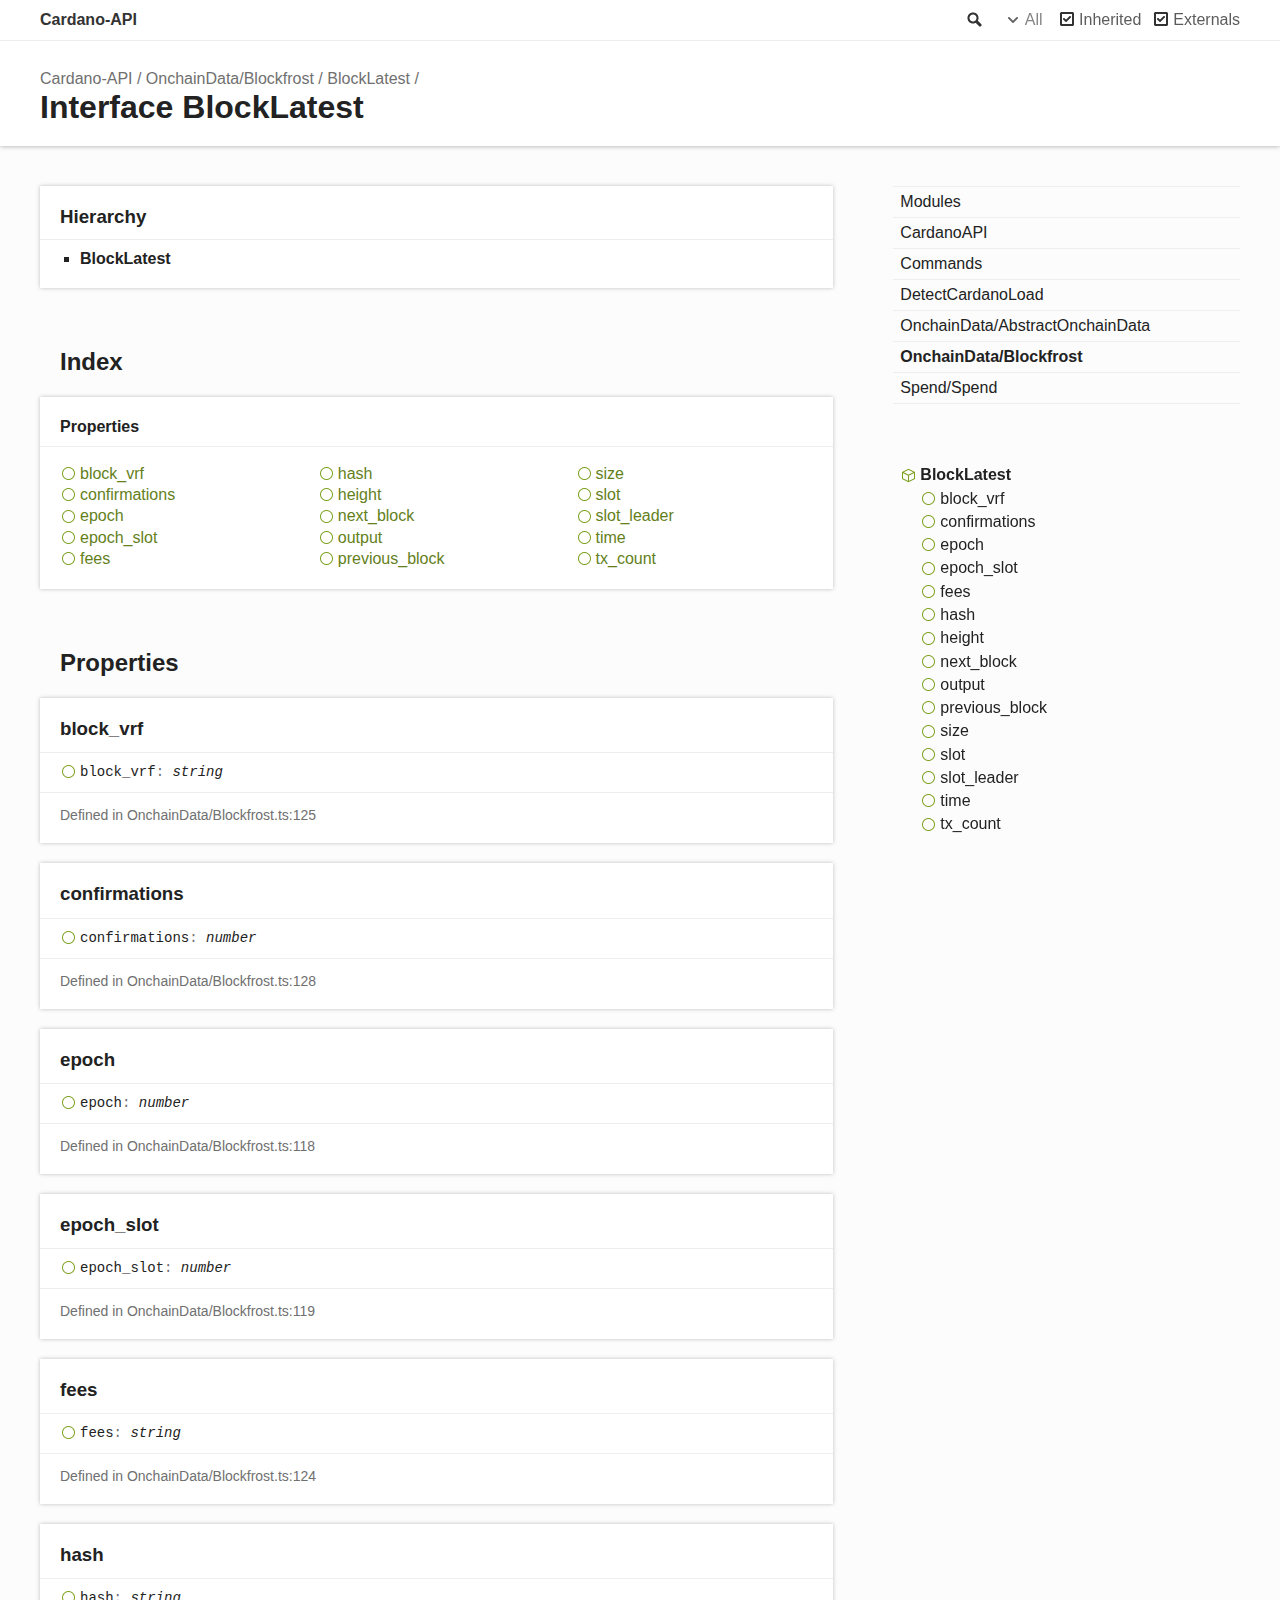
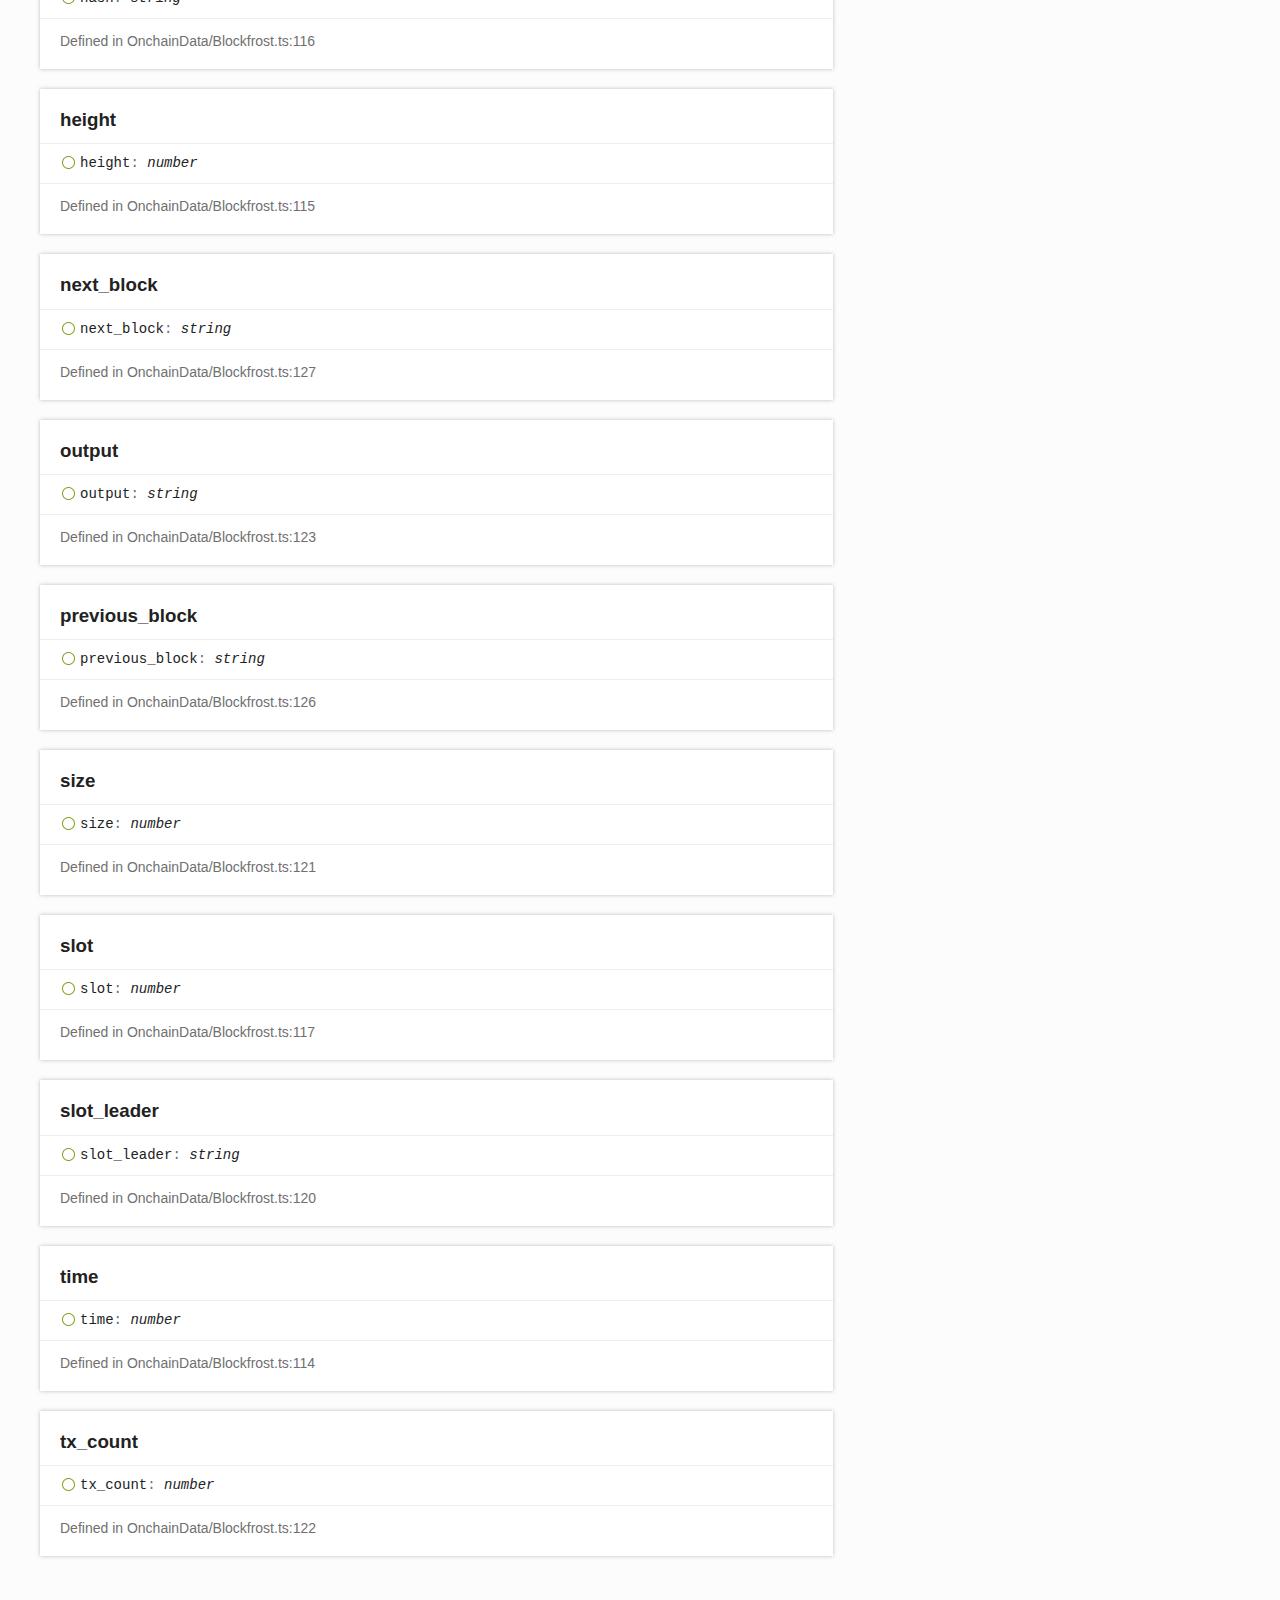
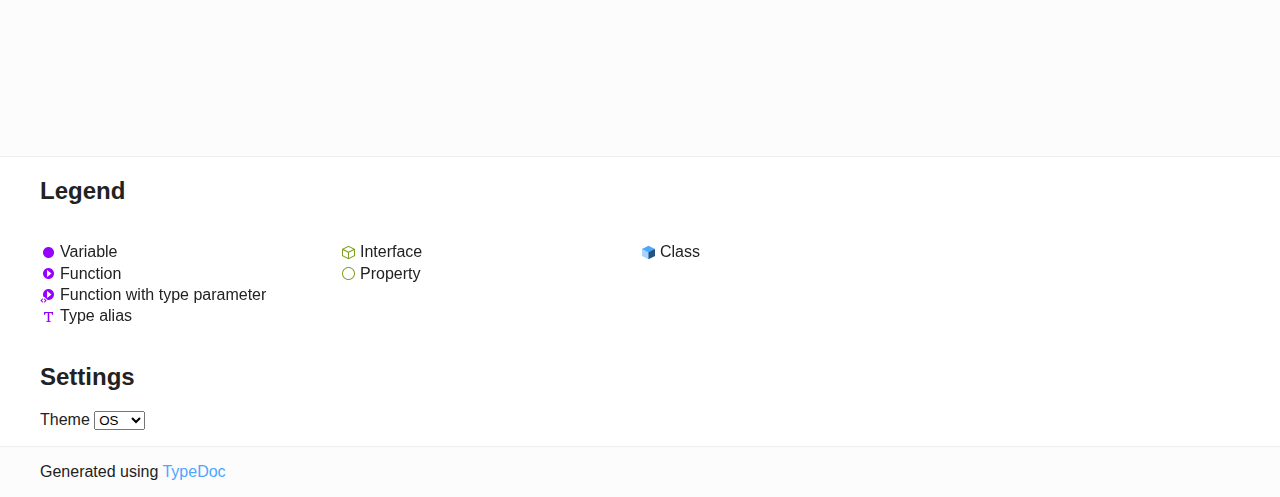
<file: interfaces/OnchainData_Blockfrost.BlockLatest.html>
<!DOCTYPE html><html class="default"><head><meta charSet="utf-8"/><meta http-equiv="x-ua-compatible" content="IE=edge"/><title>BlockLatest | Cardano-API</title><meta name="description" content="Documentation for Cardano-API"/><meta name="viewport" content="width=device-width, initial-scale=1"/><link rel="stylesheet" href="../assets/style.css"/><link rel="stylesheet" href="../assets/highlight.css"/><script async src="../assets/search.js" id="search-script"></script></head><body><script>document.body.classList.add(localStorage.getItem("tsd-theme") || "os")</script><header><div class="tsd-page-toolbar"><div class="container"><div class="table-wrap"><div class="table-cell" id="tsd-search" data-base=".."><div class="field"><label for="tsd-search-field" class="tsd-widget search no-caption">Search</label><input type="text" id="tsd-search-field"/></div><ul class="results"><li class="state loading">Preparing search index...</li><li class="state failure">The search index is not available</li></ul><a href="../index.html" class="title">Cardano-API</a></div><div class="table-cell" id="tsd-widgets"><div id="tsd-filter"><a href="#" class="tsd-widget options no-caption" data-toggle="options">Options</a><div class="tsd-filter-group"><div class="tsd-select" id="tsd-filter-visibility"><span class="tsd-select-label">All</span><ul class="tsd-select-list"><li data-value="public">Public</li><li data-value="protected">Public/Protected</li><li data-value="private" class="selected">All</li></ul></div> <input type="checkbox" id="tsd-filter-inherited" checked/><label class="tsd-widget" for="tsd-filter-inherited">Inherited</label><input type="checkbox" id="tsd-filter-externals" checked/><label class="tsd-widget" for="tsd-filter-externals">Externals</label></div></div><a href="#" class="tsd-widget menu no-caption" data-toggle="menu">Menu</a></div></div></div></div><div class="tsd-page-title"><div class="container"><ul class="tsd-breadcrumb"><li><a href="../modules.html">Cardano-API</a></li><li><a href="../modules/OnchainData_Blockfrost.html">OnchainData/Blockfrost</a></li><li><a href="OnchainData_Blockfrost.BlockLatest.html">BlockLatest</a></li></ul><h1>Interface BlockLatest</h1></div></div></header><div class="container container-main"><div class="row"><div class="col-8 col-content"><section class="tsd-panel tsd-hierarchy"><h3>Hierarchy</h3><ul class="tsd-hierarchy"><li><span class="target">BlockLatest</span></li></ul></section><section class="tsd-panel-group tsd-index-group"><h2>Index</h2><section class="tsd-panel tsd-index-panel"><div class="tsd-index-content"><section class="tsd-index-section "><h3>Properties</h3><ul class="tsd-index-list"><li class="tsd-kind-property tsd-parent-kind-interface"><a href="OnchainData_Blockfrost.BlockLatest.html#block_vrf" class="tsd-kind-icon">block_<wbr/>vrf</a></li><li class="tsd-kind-property tsd-parent-kind-interface"><a href="OnchainData_Blockfrost.BlockLatest.html#confirmations" class="tsd-kind-icon">confirmations</a></li><li class="tsd-kind-property tsd-parent-kind-interface"><a href="OnchainData_Blockfrost.BlockLatest.html#epoch" class="tsd-kind-icon">epoch</a></li><li class="tsd-kind-property tsd-parent-kind-interface"><a href="OnchainData_Blockfrost.BlockLatest.html#epoch_slot" class="tsd-kind-icon">epoch_<wbr/>slot</a></li><li class="tsd-kind-property tsd-parent-kind-interface"><a href="OnchainData_Blockfrost.BlockLatest.html#fees" class="tsd-kind-icon">fees</a></li><li class="tsd-kind-property tsd-parent-kind-interface"><a href="OnchainData_Blockfrost.BlockLatest.html#hash" class="tsd-kind-icon">hash</a></li><li class="tsd-kind-property tsd-parent-kind-interface"><a href="OnchainData_Blockfrost.BlockLatest.html#height" class="tsd-kind-icon">height</a></li><li class="tsd-kind-property tsd-parent-kind-interface"><a href="OnchainData_Blockfrost.BlockLatest.html#next_block" class="tsd-kind-icon">next_<wbr/>block</a></li><li class="tsd-kind-property tsd-parent-kind-interface"><a href="OnchainData_Blockfrost.BlockLatest.html#output" class="tsd-kind-icon">output</a></li><li class="tsd-kind-property tsd-parent-kind-interface"><a href="OnchainData_Blockfrost.BlockLatest.html#previous_block" class="tsd-kind-icon">previous_<wbr/>block</a></li><li class="tsd-kind-property tsd-parent-kind-interface"><a href="OnchainData_Blockfrost.BlockLatest.html#size" class="tsd-kind-icon">size</a></li><li class="tsd-kind-property tsd-parent-kind-interface"><a href="OnchainData_Blockfrost.BlockLatest.html#slot" class="tsd-kind-icon">slot</a></li><li class="tsd-kind-property tsd-parent-kind-interface"><a href="OnchainData_Blockfrost.BlockLatest.html#slot_leader" class="tsd-kind-icon">slot_<wbr/>leader</a></li><li class="tsd-kind-property tsd-parent-kind-interface"><a href="OnchainData_Blockfrost.BlockLatest.html#time" class="tsd-kind-icon">time</a></li><li class="tsd-kind-property tsd-parent-kind-interface"><a href="OnchainData_Blockfrost.BlockLatest.html#tx_count" class="tsd-kind-icon">tx_<wbr/>count</a></li></ul></section></div></section></section><section class="tsd-panel-group tsd-member-group "><h2>Properties</h2><section class="tsd-panel tsd-member tsd-kind-property tsd-parent-kind-interface"><a id="block_vrf" class="tsd-anchor"></a><h3 class="tsd-anchor-link">block_<wbr/>vrf<a href="#block_vrf" aria-label="Permalink" class="tsd-anchor-icon"><svg xmlns="http://www.w3.org/2000/svg" class="icon icon-tabler icon-tabler-link" viewBox="0 0 24 24" stroke-width="2" stroke="currentColor" fill="none" stroke-linecap="round" stroke-linejoin="round"><path stroke="none" d="M0 0h24v24H0z" fill="none"></path><path d="M10 14a3.5 3.5 0 0 0 5 0l4 -4a3.5 3.5 0 0 0 -5 -5l-.5 .5"></path><path d="M14 10a3.5 3.5 0 0 0 -5 0l-4 4a3.5 3.5 0 0 0 5 5l.5 -.5"></path></svg></a></h3><div class="tsd-signature tsd-kind-icon">block_<wbr/>vrf<span class="tsd-signature-symbol">:</span> <span class="tsd-signature-type">string</span></div><aside class="tsd-sources"><ul><li>Defined in OnchainData/Blockfrost.ts:125</li></ul></aside></section><section class="tsd-panel tsd-member tsd-kind-property tsd-parent-kind-interface"><a id="confirmations" class="tsd-anchor"></a><h3 class="tsd-anchor-link">confirmations<a href="#confirmations" aria-label="Permalink" class="tsd-anchor-icon"><svg xmlns="http://www.w3.org/2000/svg" class="icon icon-tabler icon-tabler-link" viewBox="0 0 24 24" stroke-width="2" stroke="currentColor" fill="none" stroke-linecap="round" stroke-linejoin="round"><path stroke="none" d="M0 0h24v24H0z" fill="none"></path><path d="M10 14a3.5 3.5 0 0 0 5 0l4 -4a3.5 3.5 0 0 0 -5 -5l-.5 .5"></path><path d="M14 10a3.5 3.5 0 0 0 -5 0l-4 4a3.5 3.5 0 0 0 5 5l.5 -.5"></path></svg></a></h3><div class="tsd-signature tsd-kind-icon">confirmations<span class="tsd-signature-symbol">:</span> <span class="tsd-signature-type">number</span></div><aside class="tsd-sources"><ul><li>Defined in OnchainData/Blockfrost.ts:128</li></ul></aside></section><section class="tsd-panel tsd-member tsd-kind-property tsd-parent-kind-interface"><a id="epoch" class="tsd-anchor"></a><h3 class="tsd-anchor-link">epoch<a href="#epoch" aria-label="Permalink" class="tsd-anchor-icon"><svg xmlns="http://www.w3.org/2000/svg" class="icon icon-tabler icon-tabler-link" viewBox="0 0 24 24" stroke-width="2" stroke="currentColor" fill="none" stroke-linecap="round" stroke-linejoin="round"><path stroke="none" d="M0 0h24v24H0z" fill="none"></path><path d="M10 14a3.5 3.5 0 0 0 5 0l4 -4a3.5 3.5 0 0 0 -5 -5l-.5 .5"></path><path d="M14 10a3.5 3.5 0 0 0 -5 0l-4 4a3.5 3.5 0 0 0 5 5l.5 -.5"></path></svg></a></h3><div class="tsd-signature tsd-kind-icon">epoch<span class="tsd-signature-symbol">:</span> <span class="tsd-signature-type">number</span></div><aside class="tsd-sources"><ul><li>Defined in OnchainData/Blockfrost.ts:118</li></ul></aside></section><section class="tsd-panel tsd-member tsd-kind-property tsd-parent-kind-interface"><a id="epoch_slot" class="tsd-anchor"></a><h3 class="tsd-anchor-link">epoch_<wbr/>slot<a href="#epoch_slot" aria-label="Permalink" class="tsd-anchor-icon"><svg xmlns="http://www.w3.org/2000/svg" class="icon icon-tabler icon-tabler-link" viewBox="0 0 24 24" stroke-width="2" stroke="currentColor" fill="none" stroke-linecap="round" stroke-linejoin="round"><path stroke="none" d="M0 0h24v24H0z" fill="none"></path><path d="M10 14a3.5 3.5 0 0 0 5 0l4 -4a3.5 3.5 0 0 0 -5 -5l-.5 .5"></path><path d="M14 10a3.5 3.5 0 0 0 -5 0l-4 4a3.5 3.5 0 0 0 5 5l.5 -.5"></path></svg></a></h3><div class="tsd-signature tsd-kind-icon">epoch_<wbr/>slot<span class="tsd-signature-symbol">:</span> <span class="tsd-signature-type">number</span></div><aside class="tsd-sources"><ul><li>Defined in OnchainData/Blockfrost.ts:119</li></ul></aside></section><section class="tsd-panel tsd-member tsd-kind-property tsd-parent-kind-interface"><a id="fees" class="tsd-anchor"></a><h3 class="tsd-anchor-link">fees<a href="#fees" aria-label="Permalink" class="tsd-anchor-icon"><svg xmlns="http://www.w3.org/2000/svg" class="icon icon-tabler icon-tabler-link" viewBox="0 0 24 24" stroke-width="2" stroke="currentColor" fill="none" stroke-linecap="round" stroke-linejoin="round"><path stroke="none" d="M0 0h24v24H0z" fill="none"></path><path d="M10 14a3.5 3.5 0 0 0 5 0l4 -4a3.5 3.5 0 0 0 -5 -5l-.5 .5"></path><path d="M14 10a3.5 3.5 0 0 0 -5 0l-4 4a3.5 3.5 0 0 0 5 5l.5 -.5"></path></svg></a></h3><div class="tsd-signature tsd-kind-icon">fees<span class="tsd-signature-symbol">:</span> <span class="tsd-signature-type">string</span></div><aside class="tsd-sources"><ul><li>Defined in OnchainData/Blockfrost.ts:124</li></ul></aside></section><section class="tsd-panel tsd-member tsd-kind-property tsd-parent-kind-interface"><a id="hash" class="tsd-anchor"></a><h3 class="tsd-anchor-link">hash<a href="#hash" aria-label="Permalink" class="tsd-anchor-icon"><svg xmlns="http://www.w3.org/2000/svg" class="icon icon-tabler icon-tabler-link" viewBox="0 0 24 24" stroke-width="2" stroke="currentColor" fill="none" stroke-linecap="round" stroke-linejoin="round"><path stroke="none" d="M0 0h24v24H0z" fill="none"></path><path d="M10 14a3.5 3.5 0 0 0 5 0l4 -4a3.5 3.5 0 0 0 -5 -5l-.5 .5"></path><path d="M14 10a3.5 3.5 0 0 0 -5 0l-4 4a3.5 3.5 0 0 0 5 5l.5 -.5"></path></svg></a></h3><div class="tsd-signature tsd-kind-icon">hash<span class="tsd-signature-symbol">:</span> <span class="tsd-signature-type">string</span></div><aside class="tsd-sources"><ul><li>Defined in OnchainData/Blockfrost.ts:116</li></ul></aside></section><section class="tsd-panel tsd-member tsd-kind-property tsd-parent-kind-interface"><a id="height" class="tsd-anchor"></a><h3 class="tsd-anchor-link">height<a href="#height" aria-label="Permalink" class="tsd-anchor-icon"><svg xmlns="http://www.w3.org/2000/svg" class="icon icon-tabler icon-tabler-link" viewBox="0 0 24 24" stroke-width="2" stroke="currentColor" fill="none" stroke-linecap="round" stroke-linejoin="round"><path stroke="none" d="M0 0h24v24H0z" fill="none"></path><path d="M10 14a3.5 3.5 0 0 0 5 0l4 -4a3.5 3.5 0 0 0 -5 -5l-.5 .5"></path><path d="M14 10a3.5 3.5 0 0 0 -5 0l-4 4a3.5 3.5 0 0 0 5 5l.5 -.5"></path></svg></a></h3><div class="tsd-signature tsd-kind-icon">height<span class="tsd-signature-symbol">:</span> <span class="tsd-signature-type">number</span></div><aside class="tsd-sources"><ul><li>Defined in OnchainData/Blockfrost.ts:115</li></ul></aside></section><section class="tsd-panel tsd-member tsd-kind-property tsd-parent-kind-interface"><a id="next_block" class="tsd-anchor"></a><h3 class="tsd-anchor-link">next_<wbr/>block<a href="#next_block" aria-label="Permalink" class="tsd-anchor-icon"><svg xmlns="http://www.w3.org/2000/svg" class="icon icon-tabler icon-tabler-link" viewBox="0 0 24 24" stroke-width="2" stroke="currentColor" fill="none" stroke-linecap="round" stroke-linejoin="round"><path stroke="none" d="M0 0h24v24H0z" fill="none"></path><path d="M10 14a3.5 3.5 0 0 0 5 0l4 -4a3.5 3.5 0 0 0 -5 -5l-.5 .5"></path><path d="M14 10a3.5 3.5 0 0 0 -5 0l-4 4a3.5 3.5 0 0 0 5 5l.5 -.5"></path></svg></a></h3><div class="tsd-signature tsd-kind-icon">next_<wbr/>block<span class="tsd-signature-symbol">:</span> <span class="tsd-signature-type">string</span></div><aside class="tsd-sources"><ul><li>Defined in OnchainData/Blockfrost.ts:127</li></ul></aside></section><section class="tsd-panel tsd-member tsd-kind-property tsd-parent-kind-interface"><a id="output" class="tsd-anchor"></a><h3 class="tsd-anchor-link">output<a href="#output" aria-label="Permalink" class="tsd-anchor-icon"><svg xmlns="http://www.w3.org/2000/svg" class="icon icon-tabler icon-tabler-link" viewBox="0 0 24 24" stroke-width="2" stroke="currentColor" fill="none" stroke-linecap="round" stroke-linejoin="round"><path stroke="none" d="M0 0h24v24H0z" fill="none"></path><path d="M10 14a3.5 3.5 0 0 0 5 0l4 -4a3.5 3.5 0 0 0 -5 -5l-.5 .5"></path><path d="M14 10a3.5 3.5 0 0 0 -5 0l-4 4a3.5 3.5 0 0 0 5 5l.5 -.5"></path></svg></a></h3><div class="tsd-signature tsd-kind-icon">output<span class="tsd-signature-symbol">:</span> <span class="tsd-signature-type">string</span></div><aside class="tsd-sources"><ul><li>Defined in OnchainData/Blockfrost.ts:123</li></ul></aside></section><section class="tsd-panel tsd-member tsd-kind-property tsd-parent-kind-interface"><a id="previous_block" class="tsd-anchor"></a><h3 class="tsd-anchor-link">previous_<wbr/>block<a href="#previous_block" aria-label="Permalink" class="tsd-anchor-icon"><svg xmlns="http://www.w3.org/2000/svg" class="icon icon-tabler icon-tabler-link" viewBox="0 0 24 24" stroke-width="2" stroke="currentColor" fill="none" stroke-linecap="round" stroke-linejoin="round"><path stroke="none" d="M0 0h24v24H0z" fill="none"></path><path d="M10 14a3.5 3.5 0 0 0 5 0l4 -4a3.5 3.5 0 0 0 -5 -5l-.5 .5"></path><path d="M14 10a3.5 3.5 0 0 0 -5 0l-4 4a3.5 3.5 0 0 0 5 5l.5 -.5"></path></svg></a></h3><div class="tsd-signature tsd-kind-icon">previous_<wbr/>block<span class="tsd-signature-symbol">:</span> <span class="tsd-signature-type">string</span></div><aside class="tsd-sources"><ul><li>Defined in OnchainData/Blockfrost.ts:126</li></ul></aside></section><section class="tsd-panel tsd-member tsd-kind-property tsd-parent-kind-interface"><a id="size" class="tsd-anchor"></a><h3 class="tsd-anchor-link">size<a href="#size" aria-label="Permalink" class="tsd-anchor-icon"><svg xmlns="http://www.w3.org/2000/svg" class="icon icon-tabler icon-tabler-link" viewBox="0 0 24 24" stroke-width="2" stroke="currentColor" fill="none" stroke-linecap="round" stroke-linejoin="round"><path stroke="none" d="M0 0h24v24H0z" fill="none"></path><path d="M10 14a3.5 3.5 0 0 0 5 0l4 -4a3.5 3.5 0 0 0 -5 -5l-.5 .5"></path><path d="M14 10a3.5 3.5 0 0 0 -5 0l-4 4a3.5 3.5 0 0 0 5 5l.5 -.5"></path></svg></a></h3><div class="tsd-signature tsd-kind-icon">size<span class="tsd-signature-symbol">:</span> <span class="tsd-signature-type">number</span></div><aside class="tsd-sources"><ul><li>Defined in OnchainData/Blockfrost.ts:121</li></ul></aside></section><section class="tsd-panel tsd-member tsd-kind-property tsd-parent-kind-interface"><a id="slot" class="tsd-anchor"></a><h3 class="tsd-anchor-link">slot<a href="#slot" aria-label="Permalink" class="tsd-anchor-icon"><svg xmlns="http://www.w3.org/2000/svg" class="icon icon-tabler icon-tabler-link" viewBox="0 0 24 24" stroke-width="2" stroke="currentColor" fill="none" stroke-linecap="round" stroke-linejoin="round"><path stroke="none" d="M0 0h24v24H0z" fill="none"></path><path d="M10 14a3.5 3.5 0 0 0 5 0l4 -4a3.5 3.5 0 0 0 -5 -5l-.5 .5"></path><path d="M14 10a3.5 3.5 0 0 0 -5 0l-4 4a3.5 3.5 0 0 0 5 5l.5 -.5"></path></svg></a></h3><div class="tsd-signature tsd-kind-icon">slot<span class="tsd-signature-symbol">:</span> <span class="tsd-signature-type">number</span></div><aside class="tsd-sources"><ul><li>Defined in OnchainData/Blockfrost.ts:117</li></ul></aside></section><section class="tsd-panel tsd-member tsd-kind-property tsd-parent-kind-interface"><a id="slot_leader" class="tsd-anchor"></a><h3 class="tsd-anchor-link">slot_<wbr/>leader<a href="#slot_leader" aria-label="Permalink" class="tsd-anchor-icon"><svg xmlns="http://www.w3.org/2000/svg" class="icon icon-tabler icon-tabler-link" viewBox="0 0 24 24" stroke-width="2" stroke="currentColor" fill="none" stroke-linecap="round" stroke-linejoin="round"><path stroke="none" d="M0 0h24v24H0z" fill="none"></path><path d="M10 14a3.5 3.5 0 0 0 5 0l4 -4a3.5 3.5 0 0 0 -5 -5l-.5 .5"></path><path d="M14 10a3.5 3.5 0 0 0 -5 0l-4 4a3.5 3.5 0 0 0 5 5l.5 -.5"></path></svg></a></h3><div class="tsd-signature tsd-kind-icon">slot_<wbr/>leader<span class="tsd-signature-symbol">:</span> <span class="tsd-signature-type">string</span></div><aside class="tsd-sources"><ul><li>Defined in OnchainData/Blockfrost.ts:120</li></ul></aside></section><section class="tsd-panel tsd-member tsd-kind-property tsd-parent-kind-interface"><a id="time" class="tsd-anchor"></a><h3 class="tsd-anchor-link">time<a href="#time" aria-label="Permalink" class="tsd-anchor-icon"><svg xmlns="http://www.w3.org/2000/svg" class="icon icon-tabler icon-tabler-link" viewBox="0 0 24 24" stroke-width="2" stroke="currentColor" fill="none" stroke-linecap="round" stroke-linejoin="round"><path stroke="none" d="M0 0h24v24H0z" fill="none"></path><path d="M10 14a3.5 3.5 0 0 0 5 0l4 -4a3.5 3.5 0 0 0 -5 -5l-.5 .5"></path><path d="M14 10a3.5 3.5 0 0 0 -5 0l-4 4a3.5 3.5 0 0 0 5 5l.5 -.5"></path></svg></a></h3><div class="tsd-signature tsd-kind-icon">time<span class="tsd-signature-symbol">:</span> <span class="tsd-signature-type">number</span></div><aside class="tsd-sources"><ul><li>Defined in OnchainData/Blockfrost.ts:114</li></ul></aside></section><section class="tsd-panel tsd-member tsd-kind-property tsd-parent-kind-interface"><a id="tx_count" class="tsd-anchor"></a><h3 class="tsd-anchor-link">tx_<wbr/>count<a href="#tx_count" aria-label="Permalink" class="tsd-anchor-icon"><svg xmlns="http://www.w3.org/2000/svg" class="icon icon-tabler icon-tabler-link" viewBox="0 0 24 24" stroke-width="2" stroke="currentColor" fill="none" stroke-linecap="round" stroke-linejoin="round"><path stroke="none" d="M0 0h24v24H0z" fill="none"></path><path d="M10 14a3.5 3.5 0 0 0 5 0l4 -4a3.5 3.5 0 0 0 -5 -5l-.5 .5"></path><path d="M14 10a3.5 3.5 0 0 0 -5 0l-4 4a3.5 3.5 0 0 0 5 5l.5 -.5"></path></svg></a></h3><div class="tsd-signature tsd-kind-icon">tx_<wbr/>count<span class="tsd-signature-symbol">:</span> <span class="tsd-signature-type">number</span></div><aside class="tsd-sources"><ul><li>Defined in OnchainData/Blockfrost.ts:122</li></ul></aside></section></section></div><div class="col-4 col-menu menu-sticky-wrap menu-highlight"><nav class="tsd-navigation primary"><ul><li class=""><a href="../modules.html">Modules</a></li><li class=" tsd-kind-module"><a href="../modules/CardanoAPI.html">CardanoAPI</a></li><li class=" tsd-kind-module"><a href="../modules/Commands.html">Commands</a></li><li class=" tsd-kind-module"><a href="../modules/DetectCardanoLoad.html">Detect<wbr/>Cardano<wbr/>Load</a></li><li class=" tsd-kind-module"><a href="../modules/OnchainData_AbstractOnchainData.html">Onchain<wbr/>Data/<wbr/>Abstract<wbr/>Onchain<wbr/>Data</a></li><li class="current tsd-kind-module"><a href="../modules/OnchainData_Blockfrost.html">Onchain<wbr/>Data/<wbr/>Blockfrost</a></li><li class=" tsd-kind-module"><a href="../modules/Spend_Spend.html">Spend/<wbr/>Spend</a></li></ul></nav><nav class="tsd-navigation secondary menu-sticky"><ul><li class="current tsd-kind-interface tsd-parent-kind-module"><a href="OnchainData_Blockfrost.BlockLatest.html" class="tsd-kind-icon">Block<wbr/>Latest</a><ul><li class="tsd-kind-property tsd-parent-kind-interface"><a href="OnchainData_Blockfrost.BlockLatest.html#block_vrf" class="tsd-kind-icon">block_<wbr/>vrf</a></li><li class="tsd-kind-property tsd-parent-kind-interface"><a href="OnchainData_Blockfrost.BlockLatest.html#confirmations" class="tsd-kind-icon">confirmations</a></li><li class="tsd-kind-property tsd-parent-kind-interface"><a href="OnchainData_Blockfrost.BlockLatest.html#epoch" class="tsd-kind-icon">epoch</a></li><li class="tsd-kind-property tsd-parent-kind-interface"><a href="OnchainData_Blockfrost.BlockLatest.html#epoch_slot" class="tsd-kind-icon">epoch_<wbr/>slot</a></li><li class="tsd-kind-property tsd-parent-kind-interface"><a href="OnchainData_Blockfrost.BlockLatest.html#fees" class="tsd-kind-icon">fees</a></li><li class="tsd-kind-property tsd-parent-kind-interface"><a href="OnchainData_Blockfrost.BlockLatest.html#hash" class="tsd-kind-icon">hash</a></li><li class="tsd-kind-property tsd-parent-kind-interface"><a href="OnchainData_Blockfrost.BlockLatest.html#height" class="tsd-kind-icon">height</a></li><li class="tsd-kind-property tsd-parent-kind-interface"><a href="OnchainData_Blockfrost.BlockLatest.html#next_block" class="tsd-kind-icon">next_<wbr/>block</a></li><li class="tsd-kind-property tsd-parent-kind-interface"><a href="OnchainData_Blockfrost.BlockLatest.html#output" class="tsd-kind-icon">output</a></li><li class="tsd-kind-property tsd-parent-kind-interface"><a href="OnchainData_Blockfrost.BlockLatest.html#previous_block" class="tsd-kind-icon">previous_<wbr/>block</a></li><li class="tsd-kind-property tsd-parent-kind-interface"><a href="OnchainData_Blockfrost.BlockLatest.html#size" class="tsd-kind-icon">size</a></li><li class="tsd-kind-property tsd-parent-kind-interface"><a href="OnchainData_Blockfrost.BlockLatest.html#slot" class="tsd-kind-icon">slot</a></li><li class="tsd-kind-property tsd-parent-kind-interface"><a href="OnchainData_Blockfrost.BlockLatest.html#slot_leader" class="tsd-kind-icon">slot_<wbr/>leader</a></li><li class="tsd-kind-property tsd-parent-kind-interface"><a href="OnchainData_Blockfrost.BlockLatest.html#time" class="tsd-kind-icon">time</a></li><li class="tsd-kind-property tsd-parent-kind-interface"><a href="OnchainData_Blockfrost.BlockLatest.html#tx_count" class="tsd-kind-icon">tx_<wbr/>count</a></li></ul></li></ul></nav></div></div></div><footer class="with-border-bottom"><div class="container"><h2>Legend</h2><div class="tsd-legend-group"><ul class="tsd-legend"><li class="tsd-kind-variable"><span class="tsd-kind-icon">Variable</span></li><li class="tsd-kind-function"><span class="tsd-kind-icon">Function</span></li><li class="tsd-kind-function tsd-has-type-parameter"><span class="tsd-kind-icon">Function with type parameter</span></li><li class="tsd-kind-type-alias"><span class="tsd-kind-icon">Type alias</span></li></ul><ul class="tsd-legend"><li class="tsd-kind-interface"><span class="tsd-kind-icon">Interface</span></li><li class="tsd-kind-property tsd-parent-kind-interface"><span class="tsd-kind-icon">Property</span></li></ul><ul class="tsd-legend"><li class="tsd-kind-class"><span class="tsd-kind-icon">Class</span></li></ul></div><h2>Settings</h2><p>Theme <select id="theme"><option value="os">OS</option><option value="light">Light</option><option value="dark">Dark</option></select></p></div></footer><div class="container tsd-generator"><p>Generated using <a href="https://typedoc.org/" target="_blank">TypeDoc</a></p></div><div class="overlay"></div><script src="../assets/main.js"></script></body></html>
</file>
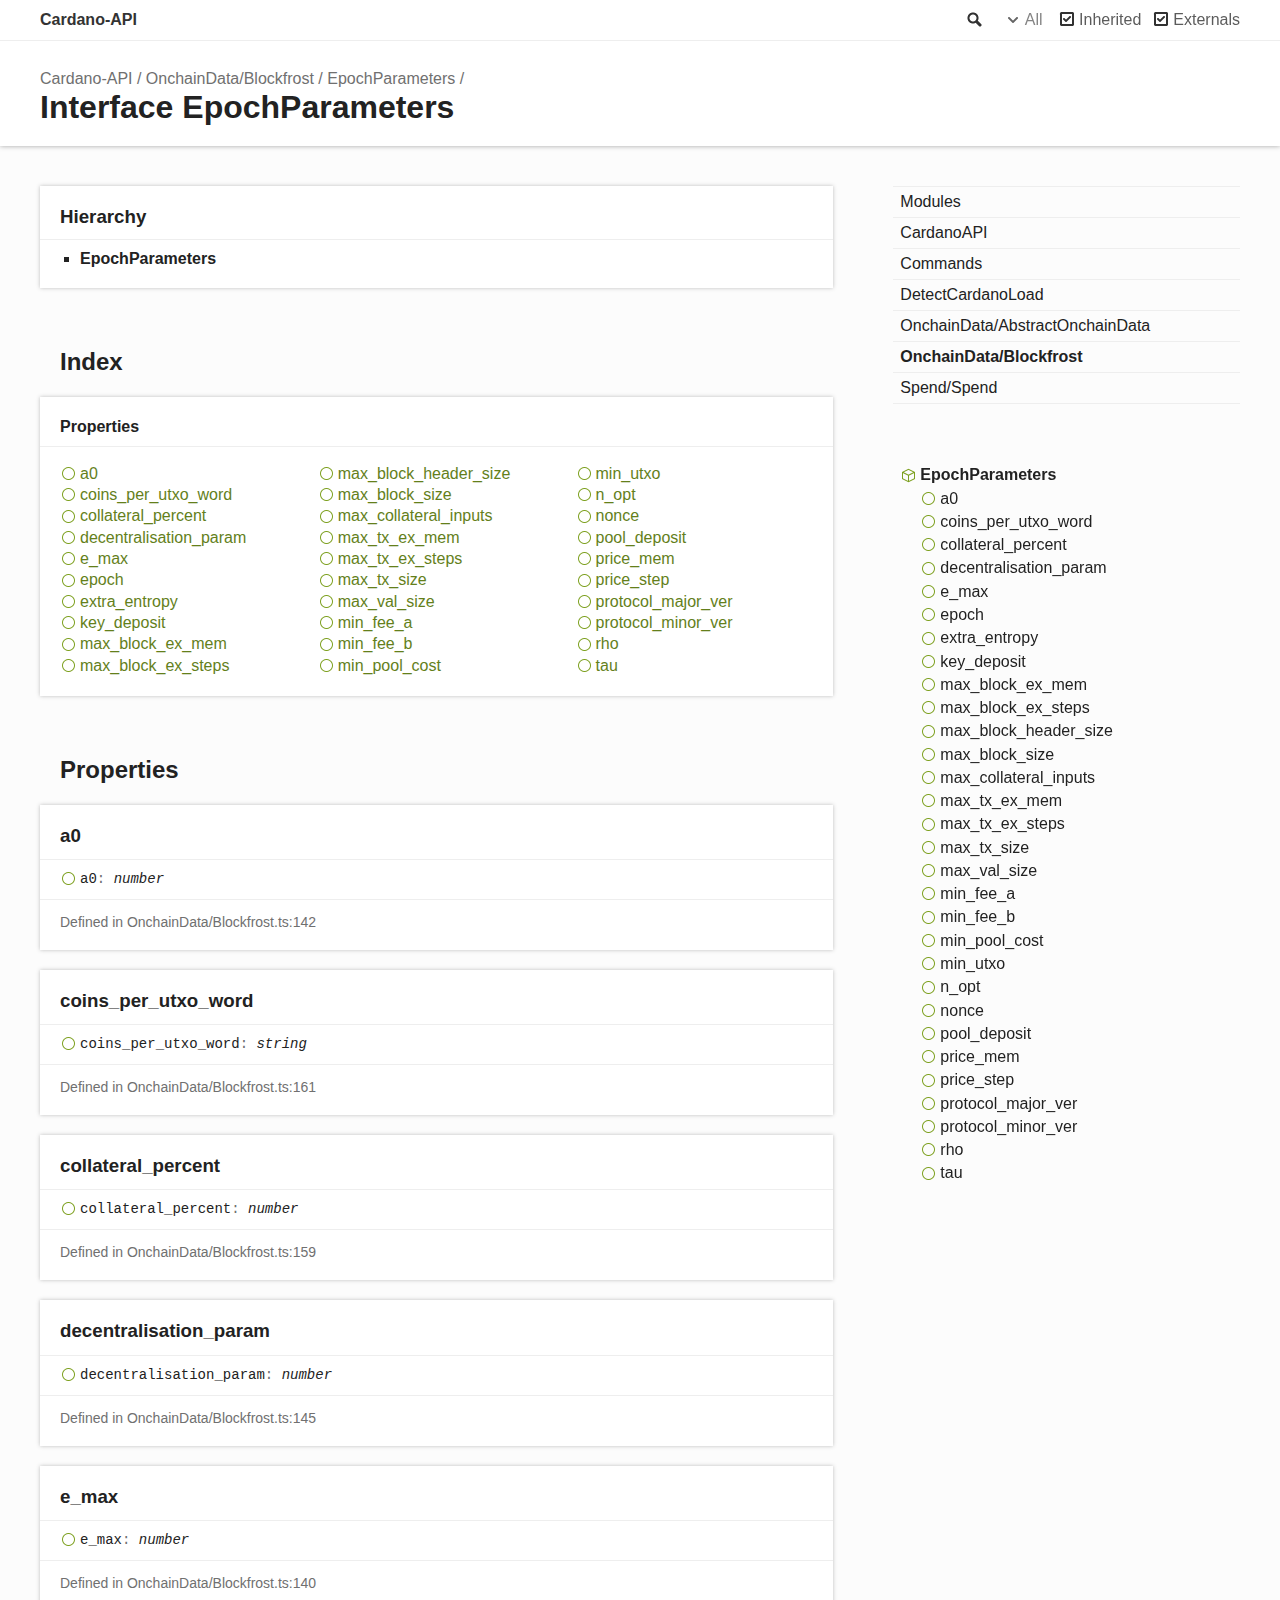
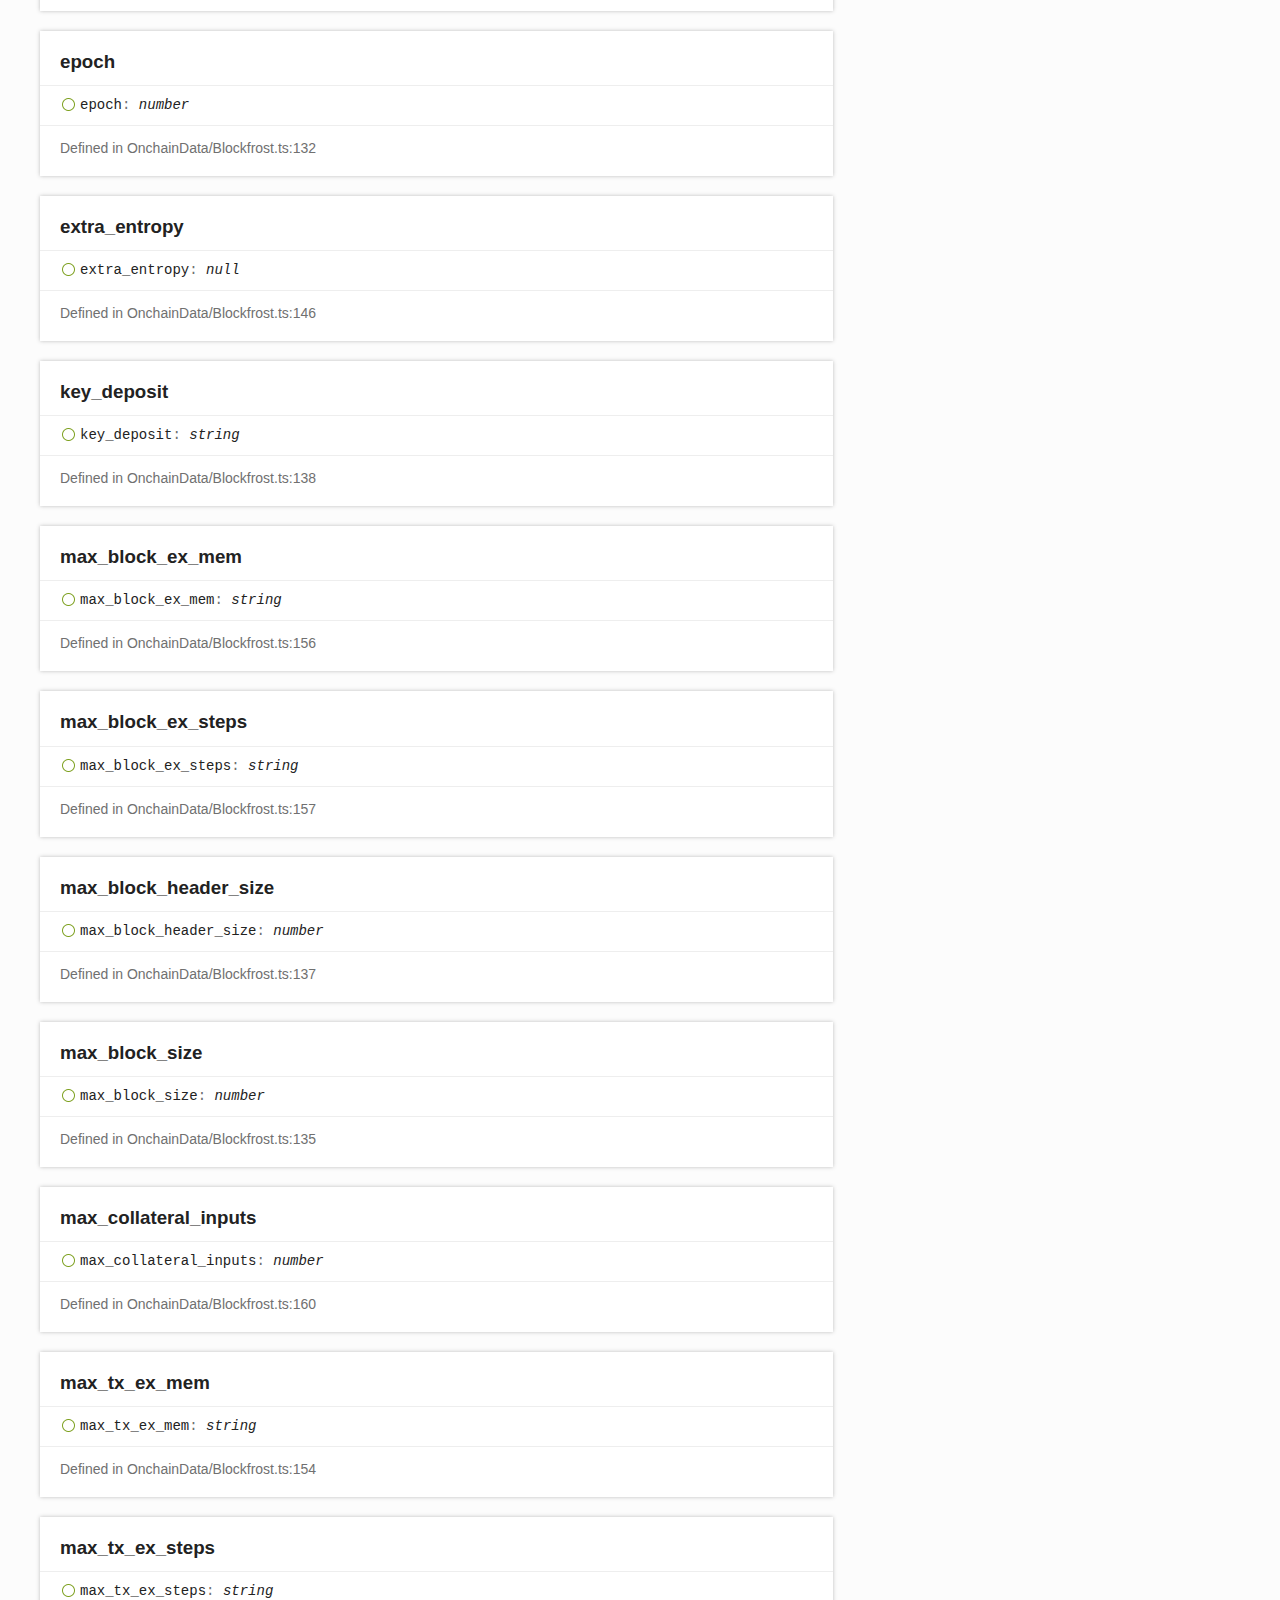
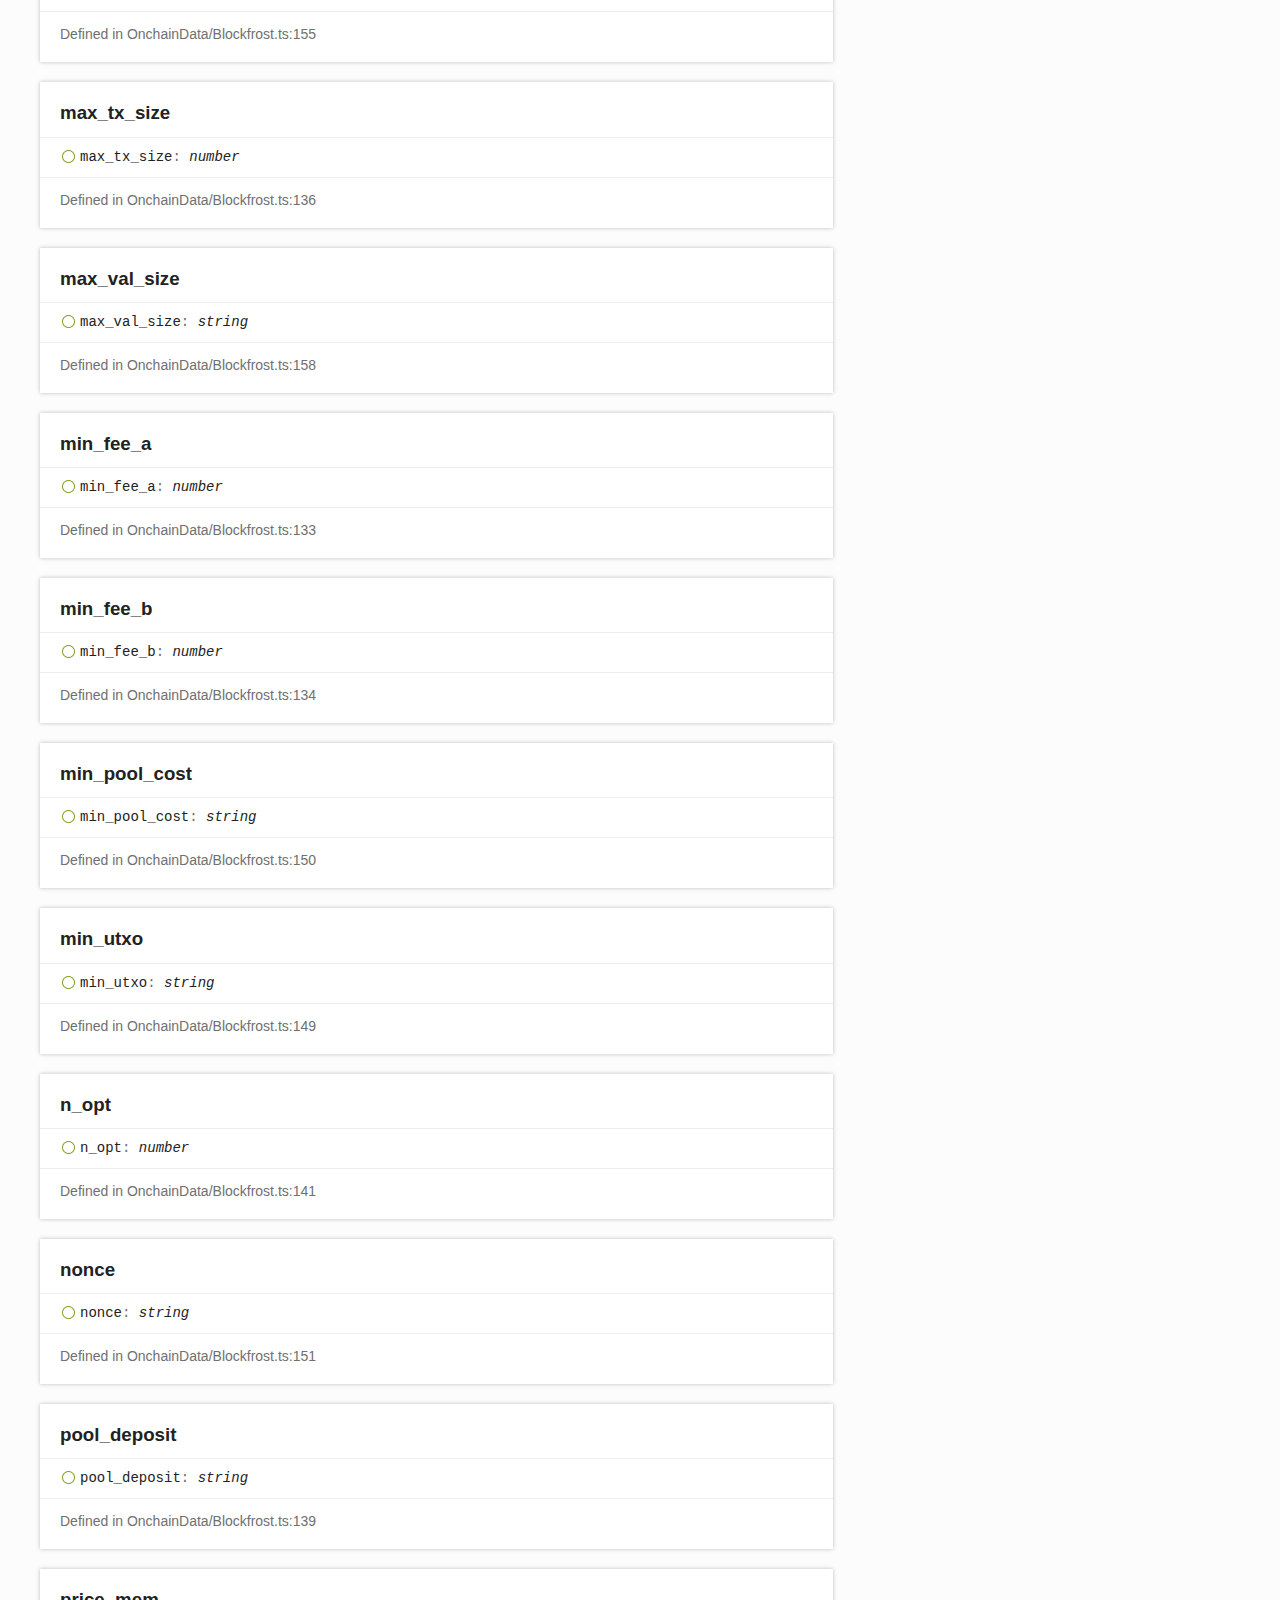
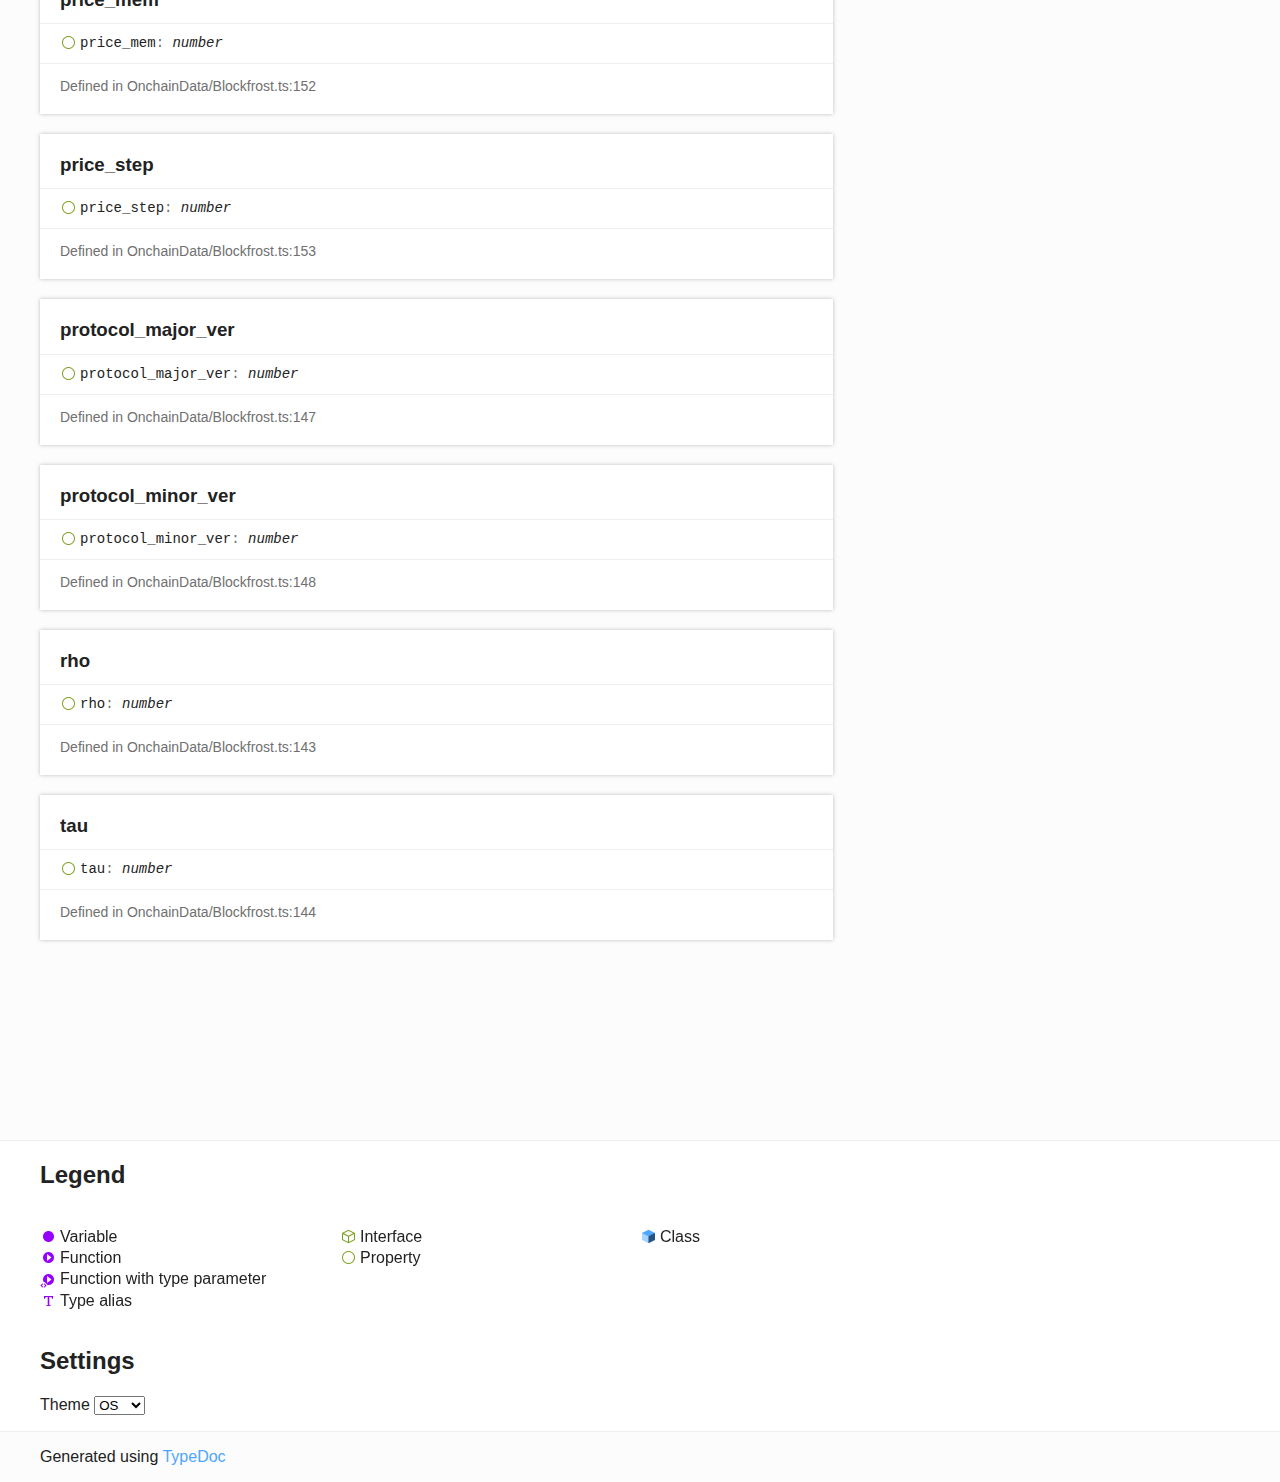
<file: interfaces/OnchainData_Blockfrost.EpochParameters.html>
<!DOCTYPE html><html class="default"><head><meta charSet="utf-8"/><meta http-equiv="x-ua-compatible" content="IE=edge"/><title>EpochParameters | Cardano-API</title><meta name="description" content="Documentation for Cardano-API"/><meta name="viewport" content="width=device-width, initial-scale=1"/><link rel="stylesheet" href="../assets/style.css"/><link rel="stylesheet" href="../assets/highlight.css"/><script async src="../assets/search.js" id="search-script"></script></head><body><script>document.body.classList.add(localStorage.getItem("tsd-theme") || "os")</script><header><div class="tsd-page-toolbar"><div class="container"><div class="table-wrap"><div class="table-cell" id="tsd-search" data-base=".."><div class="field"><label for="tsd-search-field" class="tsd-widget search no-caption">Search</label><input type="text" id="tsd-search-field"/></div><ul class="results"><li class="state loading">Preparing search index...</li><li class="state failure">The search index is not available</li></ul><a href="../index.html" class="title">Cardano-API</a></div><div class="table-cell" id="tsd-widgets"><div id="tsd-filter"><a href="#" class="tsd-widget options no-caption" data-toggle="options">Options</a><div class="tsd-filter-group"><div class="tsd-select" id="tsd-filter-visibility"><span class="tsd-select-label">All</span><ul class="tsd-select-list"><li data-value="public">Public</li><li data-value="protected">Public/Protected</li><li data-value="private" class="selected">All</li></ul></div> <input type="checkbox" id="tsd-filter-inherited" checked/><label class="tsd-widget" for="tsd-filter-inherited">Inherited</label><input type="checkbox" id="tsd-filter-externals" checked/><label class="tsd-widget" for="tsd-filter-externals">Externals</label></div></div><a href="#" class="tsd-widget menu no-caption" data-toggle="menu">Menu</a></div></div></div></div><div class="tsd-page-title"><div class="container"><ul class="tsd-breadcrumb"><li><a href="../modules.html">Cardano-API</a></li><li><a href="../modules/OnchainData_Blockfrost.html">OnchainData/Blockfrost</a></li><li><a href="OnchainData_Blockfrost.EpochParameters.html">EpochParameters</a></li></ul><h1>Interface EpochParameters</h1></div></div></header><div class="container container-main"><div class="row"><div class="col-8 col-content"><section class="tsd-panel tsd-hierarchy"><h3>Hierarchy</h3><ul class="tsd-hierarchy"><li><span class="target">EpochParameters</span></li></ul></section><section class="tsd-panel-group tsd-index-group"><h2>Index</h2><section class="tsd-panel tsd-index-panel"><div class="tsd-index-content"><section class="tsd-index-section "><h3>Properties</h3><ul class="tsd-index-list"><li class="tsd-kind-property tsd-parent-kind-interface"><a href="OnchainData_Blockfrost.EpochParameters.html#a0" class="tsd-kind-icon">a0</a></li><li class="tsd-kind-property tsd-parent-kind-interface"><a href="OnchainData_Blockfrost.EpochParameters.html#coins_per_utxo_word" class="tsd-kind-icon">coins_<wbr/>per_<wbr/>utxo_<wbr/>word</a></li><li class="tsd-kind-property tsd-parent-kind-interface"><a href="OnchainData_Blockfrost.EpochParameters.html#collateral_percent" class="tsd-kind-icon">collateral_<wbr/>percent</a></li><li class="tsd-kind-property tsd-parent-kind-interface"><a href="OnchainData_Blockfrost.EpochParameters.html#decentralisation_param" class="tsd-kind-icon">decentralisation_<wbr/>param</a></li><li class="tsd-kind-property tsd-parent-kind-interface"><a href="OnchainData_Blockfrost.EpochParameters.html#e_max" class="tsd-kind-icon">e_<wbr/>max</a></li><li class="tsd-kind-property tsd-parent-kind-interface"><a href="OnchainData_Blockfrost.EpochParameters.html#epoch" class="tsd-kind-icon">epoch</a></li><li class="tsd-kind-property tsd-parent-kind-interface"><a href="OnchainData_Blockfrost.EpochParameters.html#extra_entropy" class="tsd-kind-icon">extra_<wbr/>entropy</a></li><li class="tsd-kind-property tsd-parent-kind-interface"><a href="OnchainData_Blockfrost.EpochParameters.html#key_deposit" class="tsd-kind-icon">key_<wbr/>deposit</a></li><li class="tsd-kind-property tsd-parent-kind-interface"><a href="OnchainData_Blockfrost.EpochParameters.html#max_block_ex_mem" class="tsd-kind-icon">max_<wbr/>block_<wbr/>ex_<wbr/>mem</a></li><li class="tsd-kind-property tsd-parent-kind-interface"><a href="OnchainData_Blockfrost.EpochParameters.html#max_block_ex_steps" class="tsd-kind-icon">max_<wbr/>block_<wbr/>ex_<wbr/>steps</a></li><li class="tsd-kind-property tsd-parent-kind-interface"><a href="OnchainData_Blockfrost.EpochParameters.html#max_block_header_size" class="tsd-kind-icon">max_<wbr/>block_<wbr/>header_<wbr/>size</a></li><li class="tsd-kind-property tsd-parent-kind-interface"><a href="OnchainData_Blockfrost.EpochParameters.html#max_block_size" class="tsd-kind-icon">max_<wbr/>block_<wbr/>size</a></li><li class="tsd-kind-property tsd-parent-kind-interface"><a href="OnchainData_Blockfrost.EpochParameters.html#max_collateral_inputs" class="tsd-kind-icon">max_<wbr/>collateral_<wbr/>inputs</a></li><li class="tsd-kind-property tsd-parent-kind-interface"><a href="OnchainData_Blockfrost.EpochParameters.html#max_tx_ex_mem" class="tsd-kind-icon">max_<wbr/>tx_<wbr/>ex_<wbr/>mem</a></li><li class="tsd-kind-property tsd-parent-kind-interface"><a href="OnchainData_Blockfrost.EpochParameters.html#max_tx_ex_steps" class="tsd-kind-icon">max_<wbr/>tx_<wbr/>ex_<wbr/>steps</a></li><li class="tsd-kind-property tsd-parent-kind-interface"><a href="OnchainData_Blockfrost.EpochParameters.html#max_tx_size" class="tsd-kind-icon">max_<wbr/>tx_<wbr/>size</a></li><li class="tsd-kind-property tsd-parent-kind-interface"><a href="OnchainData_Blockfrost.EpochParameters.html#max_val_size" class="tsd-kind-icon">max_<wbr/>val_<wbr/>size</a></li><li class="tsd-kind-property tsd-parent-kind-interface"><a href="OnchainData_Blockfrost.EpochParameters.html#min_fee_a" class="tsd-kind-icon">min_<wbr/>fee_<wbr/>a</a></li><li class="tsd-kind-property tsd-parent-kind-interface"><a href="OnchainData_Blockfrost.EpochParameters.html#min_fee_b" class="tsd-kind-icon">min_<wbr/>fee_<wbr/>b</a></li><li class="tsd-kind-property tsd-parent-kind-interface"><a href="OnchainData_Blockfrost.EpochParameters.html#min_pool_cost" class="tsd-kind-icon">min_<wbr/>pool_<wbr/>cost</a></li><li class="tsd-kind-property tsd-parent-kind-interface"><a href="OnchainData_Blockfrost.EpochParameters.html#min_utxo" class="tsd-kind-icon">min_<wbr/>utxo</a></li><li class="tsd-kind-property tsd-parent-kind-interface"><a href="OnchainData_Blockfrost.EpochParameters.html#n_opt" class="tsd-kind-icon">n_<wbr/>opt</a></li><li class="tsd-kind-property tsd-parent-kind-interface"><a href="OnchainData_Blockfrost.EpochParameters.html#nonce" class="tsd-kind-icon">nonce</a></li><li class="tsd-kind-property tsd-parent-kind-interface"><a href="OnchainData_Blockfrost.EpochParameters.html#pool_deposit" class="tsd-kind-icon">pool_<wbr/>deposit</a></li><li class="tsd-kind-property tsd-parent-kind-interface"><a href="OnchainData_Blockfrost.EpochParameters.html#price_mem" class="tsd-kind-icon">price_<wbr/>mem</a></li><li class="tsd-kind-property tsd-parent-kind-interface"><a href="OnchainData_Blockfrost.EpochParameters.html#price_step" class="tsd-kind-icon">price_<wbr/>step</a></li><li class="tsd-kind-property tsd-parent-kind-interface"><a href="OnchainData_Blockfrost.EpochParameters.html#protocol_major_ver" class="tsd-kind-icon">protocol_<wbr/>major_<wbr/>ver</a></li><li class="tsd-kind-property tsd-parent-kind-interface"><a href="OnchainData_Blockfrost.EpochParameters.html#protocol_minor_ver" class="tsd-kind-icon">protocol_<wbr/>minor_<wbr/>ver</a></li><li class="tsd-kind-property tsd-parent-kind-interface"><a href="OnchainData_Blockfrost.EpochParameters.html#rho" class="tsd-kind-icon">rho</a></li><li class="tsd-kind-property tsd-parent-kind-interface"><a href="OnchainData_Blockfrost.EpochParameters.html#tau" class="tsd-kind-icon">tau</a></li></ul></section></div></section></section><section class="tsd-panel-group tsd-member-group "><h2>Properties</h2><section class="tsd-panel tsd-member tsd-kind-property tsd-parent-kind-interface"><a id="a0" class="tsd-anchor"></a><h3 class="tsd-anchor-link">a0<a href="#a0" aria-label="Permalink" class="tsd-anchor-icon"><svg xmlns="http://www.w3.org/2000/svg" class="icon icon-tabler icon-tabler-link" viewBox="0 0 24 24" stroke-width="2" stroke="currentColor" fill="none" stroke-linecap="round" stroke-linejoin="round"><path stroke="none" d="M0 0h24v24H0z" fill="none"></path><path d="M10 14a3.5 3.5 0 0 0 5 0l4 -4a3.5 3.5 0 0 0 -5 -5l-.5 .5"></path><path d="M14 10a3.5 3.5 0 0 0 -5 0l-4 4a3.5 3.5 0 0 0 5 5l.5 -.5"></path></svg></a></h3><div class="tsd-signature tsd-kind-icon">a0<span class="tsd-signature-symbol">:</span> <span class="tsd-signature-type">number</span></div><aside class="tsd-sources"><ul><li>Defined in OnchainData/Blockfrost.ts:142</li></ul></aside></section><section class="tsd-panel tsd-member tsd-kind-property tsd-parent-kind-interface"><a id="coins_per_utxo_word" class="tsd-anchor"></a><h3 class="tsd-anchor-link">coins_<wbr/>per_<wbr/>utxo_<wbr/>word<a href="#coins_per_utxo_word" aria-label="Permalink" class="tsd-anchor-icon"><svg xmlns="http://www.w3.org/2000/svg" class="icon icon-tabler icon-tabler-link" viewBox="0 0 24 24" stroke-width="2" stroke="currentColor" fill="none" stroke-linecap="round" stroke-linejoin="round"><path stroke="none" d="M0 0h24v24H0z" fill="none"></path><path d="M10 14a3.5 3.5 0 0 0 5 0l4 -4a3.5 3.5 0 0 0 -5 -5l-.5 .5"></path><path d="M14 10a3.5 3.5 0 0 0 -5 0l-4 4a3.5 3.5 0 0 0 5 5l.5 -.5"></path></svg></a></h3><div class="tsd-signature tsd-kind-icon">coins_<wbr/>per_<wbr/>utxo_<wbr/>word<span class="tsd-signature-symbol">:</span> <span class="tsd-signature-type">string</span></div><aside class="tsd-sources"><ul><li>Defined in OnchainData/Blockfrost.ts:161</li></ul></aside></section><section class="tsd-panel tsd-member tsd-kind-property tsd-parent-kind-interface"><a id="collateral_percent" class="tsd-anchor"></a><h3 class="tsd-anchor-link">collateral_<wbr/>percent<a href="#collateral_percent" aria-label="Permalink" class="tsd-anchor-icon"><svg xmlns="http://www.w3.org/2000/svg" class="icon icon-tabler icon-tabler-link" viewBox="0 0 24 24" stroke-width="2" stroke="currentColor" fill="none" stroke-linecap="round" stroke-linejoin="round"><path stroke="none" d="M0 0h24v24H0z" fill="none"></path><path d="M10 14a3.5 3.5 0 0 0 5 0l4 -4a3.5 3.5 0 0 0 -5 -5l-.5 .5"></path><path d="M14 10a3.5 3.5 0 0 0 -5 0l-4 4a3.5 3.5 0 0 0 5 5l.5 -.5"></path></svg></a></h3><div class="tsd-signature tsd-kind-icon">collateral_<wbr/>percent<span class="tsd-signature-symbol">:</span> <span class="tsd-signature-type">number</span></div><aside class="tsd-sources"><ul><li>Defined in OnchainData/Blockfrost.ts:159</li></ul></aside></section><section class="tsd-panel tsd-member tsd-kind-property tsd-parent-kind-interface"><a id="decentralisation_param" class="tsd-anchor"></a><h3 class="tsd-anchor-link">decentralisation_<wbr/>param<a href="#decentralisation_param" aria-label="Permalink" class="tsd-anchor-icon"><svg xmlns="http://www.w3.org/2000/svg" class="icon icon-tabler icon-tabler-link" viewBox="0 0 24 24" stroke-width="2" stroke="currentColor" fill="none" stroke-linecap="round" stroke-linejoin="round"><path stroke="none" d="M0 0h24v24H0z" fill="none"></path><path d="M10 14a3.5 3.5 0 0 0 5 0l4 -4a3.5 3.5 0 0 0 -5 -5l-.5 .5"></path><path d="M14 10a3.5 3.5 0 0 0 -5 0l-4 4a3.5 3.5 0 0 0 5 5l.5 -.5"></path></svg></a></h3><div class="tsd-signature tsd-kind-icon">decentralisation_<wbr/>param<span class="tsd-signature-symbol">:</span> <span class="tsd-signature-type">number</span></div><aside class="tsd-sources"><ul><li>Defined in OnchainData/Blockfrost.ts:145</li></ul></aside></section><section class="tsd-panel tsd-member tsd-kind-property tsd-parent-kind-interface"><a id="e_max" class="tsd-anchor"></a><h3 class="tsd-anchor-link">e_<wbr/>max<a href="#e_max" aria-label="Permalink" class="tsd-anchor-icon"><svg xmlns="http://www.w3.org/2000/svg" class="icon icon-tabler icon-tabler-link" viewBox="0 0 24 24" stroke-width="2" stroke="currentColor" fill="none" stroke-linecap="round" stroke-linejoin="round"><path stroke="none" d="M0 0h24v24H0z" fill="none"></path><path d="M10 14a3.5 3.5 0 0 0 5 0l4 -4a3.5 3.5 0 0 0 -5 -5l-.5 .5"></path><path d="M14 10a3.5 3.5 0 0 0 -5 0l-4 4a3.5 3.5 0 0 0 5 5l.5 -.5"></path></svg></a></h3><div class="tsd-signature tsd-kind-icon">e_<wbr/>max<span class="tsd-signature-symbol">:</span> <span class="tsd-signature-type">number</span></div><aside class="tsd-sources"><ul><li>Defined in OnchainData/Blockfrost.ts:140</li></ul></aside></section><section class="tsd-panel tsd-member tsd-kind-property tsd-parent-kind-interface"><a id="epoch" class="tsd-anchor"></a><h3 class="tsd-anchor-link">epoch<a href="#epoch" aria-label="Permalink" class="tsd-anchor-icon"><svg xmlns="http://www.w3.org/2000/svg" class="icon icon-tabler icon-tabler-link" viewBox="0 0 24 24" stroke-width="2" stroke="currentColor" fill="none" stroke-linecap="round" stroke-linejoin="round"><path stroke="none" d="M0 0h24v24H0z" fill="none"></path><path d="M10 14a3.5 3.5 0 0 0 5 0l4 -4a3.5 3.5 0 0 0 -5 -5l-.5 .5"></path><path d="M14 10a3.5 3.5 0 0 0 -5 0l-4 4a3.5 3.5 0 0 0 5 5l.5 -.5"></path></svg></a></h3><div class="tsd-signature tsd-kind-icon">epoch<span class="tsd-signature-symbol">:</span> <span class="tsd-signature-type">number</span></div><aside class="tsd-sources"><ul><li>Defined in OnchainData/Blockfrost.ts:132</li></ul></aside></section><section class="tsd-panel tsd-member tsd-kind-property tsd-parent-kind-interface"><a id="extra_entropy" class="tsd-anchor"></a><h3 class="tsd-anchor-link">extra_<wbr/>entropy<a href="#extra_entropy" aria-label="Permalink" class="tsd-anchor-icon"><svg xmlns="http://www.w3.org/2000/svg" class="icon icon-tabler icon-tabler-link" viewBox="0 0 24 24" stroke-width="2" stroke="currentColor" fill="none" stroke-linecap="round" stroke-linejoin="round"><path stroke="none" d="M0 0h24v24H0z" fill="none"></path><path d="M10 14a3.5 3.5 0 0 0 5 0l4 -4a3.5 3.5 0 0 0 -5 -5l-.5 .5"></path><path d="M14 10a3.5 3.5 0 0 0 -5 0l-4 4a3.5 3.5 0 0 0 5 5l.5 -.5"></path></svg></a></h3><div class="tsd-signature tsd-kind-icon">extra_<wbr/>entropy<span class="tsd-signature-symbol">:</span> <span class="tsd-signature-type">null</span></div><aside class="tsd-sources"><ul><li>Defined in OnchainData/Blockfrost.ts:146</li></ul></aside></section><section class="tsd-panel tsd-member tsd-kind-property tsd-parent-kind-interface"><a id="key_deposit" class="tsd-anchor"></a><h3 class="tsd-anchor-link">key_<wbr/>deposit<a href="#key_deposit" aria-label="Permalink" class="tsd-anchor-icon"><svg xmlns="http://www.w3.org/2000/svg" class="icon icon-tabler icon-tabler-link" viewBox="0 0 24 24" stroke-width="2" stroke="currentColor" fill="none" stroke-linecap="round" stroke-linejoin="round"><path stroke="none" d="M0 0h24v24H0z" fill="none"></path><path d="M10 14a3.5 3.5 0 0 0 5 0l4 -4a3.5 3.5 0 0 0 -5 -5l-.5 .5"></path><path d="M14 10a3.5 3.5 0 0 0 -5 0l-4 4a3.5 3.5 0 0 0 5 5l.5 -.5"></path></svg></a></h3><div class="tsd-signature tsd-kind-icon">key_<wbr/>deposit<span class="tsd-signature-symbol">:</span> <span class="tsd-signature-type">string</span></div><aside class="tsd-sources"><ul><li>Defined in OnchainData/Blockfrost.ts:138</li></ul></aside></section><section class="tsd-panel tsd-member tsd-kind-property tsd-parent-kind-interface"><a id="max_block_ex_mem" class="tsd-anchor"></a><h3 class="tsd-anchor-link">max_<wbr/>block_<wbr/>ex_<wbr/>mem<a href="#max_block_ex_mem" aria-label="Permalink" class="tsd-anchor-icon"><svg xmlns="http://www.w3.org/2000/svg" class="icon icon-tabler icon-tabler-link" viewBox="0 0 24 24" stroke-width="2" stroke="currentColor" fill="none" stroke-linecap="round" stroke-linejoin="round"><path stroke="none" d="M0 0h24v24H0z" fill="none"></path><path d="M10 14a3.5 3.5 0 0 0 5 0l4 -4a3.5 3.5 0 0 0 -5 -5l-.5 .5"></path><path d="M14 10a3.5 3.5 0 0 0 -5 0l-4 4a3.5 3.5 0 0 0 5 5l.5 -.5"></path></svg></a></h3><div class="tsd-signature tsd-kind-icon">max_<wbr/>block_<wbr/>ex_<wbr/>mem<span class="tsd-signature-symbol">:</span> <span class="tsd-signature-type">string</span></div><aside class="tsd-sources"><ul><li>Defined in OnchainData/Blockfrost.ts:156</li></ul></aside></section><section class="tsd-panel tsd-member tsd-kind-property tsd-parent-kind-interface"><a id="max_block_ex_steps" class="tsd-anchor"></a><h3 class="tsd-anchor-link">max_<wbr/>block_<wbr/>ex_<wbr/>steps<a href="#max_block_ex_steps" aria-label="Permalink" class="tsd-anchor-icon"><svg xmlns="http://www.w3.org/2000/svg" class="icon icon-tabler icon-tabler-link" viewBox="0 0 24 24" stroke-width="2" stroke="currentColor" fill="none" stroke-linecap="round" stroke-linejoin="round"><path stroke="none" d="M0 0h24v24H0z" fill="none"></path><path d="M10 14a3.5 3.5 0 0 0 5 0l4 -4a3.5 3.5 0 0 0 -5 -5l-.5 .5"></path><path d="M14 10a3.5 3.5 0 0 0 -5 0l-4 4a3.5 3.5 0 0 0 5 5l.5 -.5"></path></svg></a></h3><div class="tsd-signature tsd-kind-icon">max_<wbr/>block_<wbr/>ex_<wbr/>steps<span class="tsd-signature-symbol">:</span> <span class="tsd-signature-type">string</span></div><aside class="tsd-sources"><ul><li>Defined in OnchainData/Blockfrost.ts:157</li></ul></aside></section><section class="tsd-panel tsd-member tsd-kind-property tsd-parent-kind-interface"><a id="max_block_header_size" class="tsd-anchor"></a><h3 class="tsd-anchor-link">max_<wbr/>block_<wbr/>header_<wbr/>size<a href="#max_block_header_size" aria-label="Permalink" class="tsd-anchor-icon"><svg xmlns="http://www.w3.org/2000/svg" class="icon icon-tabler icon-tabler-link" viewBox="0 0 24 24" stroke-width="2" stroke="currentColor" fill="none" stroke-linecap="round" stroke-linejoin="round"><path stroke="none" d="M0 0h24v24H0z" fill="none"></path><path d="M10 14a3.5 3.5 0 0 0 5 0l4 -4a3.5 3.5 0 0 0 -5 -5l-.5 .5"></path><path d="M14 10a3.5 3.5 0 0 0 -5 0l-4 4a3.5 3.5 0 0 0 5 5l.5 -.5"></path></svg></a></h3><div class="tsd-signature tsd-kind-icon">max_<wbr/>block_<wbr/>header_<wbr/>size<span class="tsd-signature-symbol">:</span> <span class="tsd-signature-type">number</span></div><aside class="tsd-sources"><ul><li>Defined in OnchainData/Blockfrost.ts:137</li></ul></aside></section><section class="tsd-panel tsd-member tsd-kind-property tsd-parent-kind-interface"><a id="max_block_size" class="tsd-anchor"></a><h3 class="tsd-anchor-link">max_<wbr/>block_<wbr/>size<a href="#max_block_size" aria-label="Permalink" class="tsd-anchor-icon"><svg xmlns="http://www.w3.org/2000/svg" class="icon icon-tabler icon-tabler-link" viewBox="0 0 24 24" stroke-width="2" stroke="currentColor" fill="none" stroke-linecap="round" stroke-linejoin="round"><path stroke="none" d="M0 0h24v24H0z" fill="none"></path><path d="M10 14a3.5 3.5 0 0 0 5 0l4 -4a3.5 3.5 0 0 0 -5 -5l-.5 .5"></path><path d="M14 10a3.5 3.5 0 0 0 -5 0l-4 4a3.5 3.5 0 0 0 5 5l.5 -.5"></path></svg></a></h3><div class="tsd-signature tsd-kind-icon">max_<wbr/>block_<wbr/>size<span class="tsd-signature-symbol">:</span> <span class="tsd-signature-type">number</span></div><aside class="tsd-sources"><ul><li>Defined in OnchainData/Blockfrost.ts:135</li></ul></aside></section><section class="tsd-panel tsd-member tsd-kind-property tsd-parent-kind-interface"><a id="max_collateral_inputs" class="tsd-anchor"></a><h3 class="tsd-anchor-link">max_<wbr/>collateral_<wbr/>inputs<a href="#max_collateral_inputs" aria-label="Permalink" class="tsd-anchor-icon"><svg xmlns="http://www.w3.org/2000/svg" class="icon icon-tabler icon-tabler-link" viewBox="0 0 24 24" stroke-width="2" stroke="currentColor" fill="none" stroke-linecap="round" stroke-linejoin="round"><path stroke="none" d="M0 0h24v24H0z" fill="none"></path><path d="M10 14a3.5 3.5 0 0 0 5 0l4 -4a3.5 3.5 0 0 0 -5 -5l-.5 .5"></path><path d="M14 10a3.5 3.5 0 0 0 -5 0l-4 4a3.5 3.5 0 0 0 5 5l.5 -.5"></path></svg></a></h3><div class="tsd-signature tsd-kind-icon">max_<wbr/>collateral_<wbr/>inputs<span class="tsd-signature-symbol">:</span> <span class="tsd-signature-type">number</span></div><aside class="tsd-sources"><ul><li>Defined in OnchainData/Blockfrost.ts:160</li></ul></aside></section><section class="tsd-panel tsd-member tsd-kind-property tsd-parent-kind-interface"><a id="max_tx_ex_mem" class="tsd-anchor"></a><h3 class="tsd-anchor-link">max_<wbr/>tx_<wbr/>ex_<wbr/>mem<a href="#max_tx_ex_mem" aria-label="Permalink" class="tsd-anchor-icon"><svg xmlns="http://www.w3.org/2000/svg" class="icon icon-tabler icon-tabler-link" viewBox="0 0 24 24" stroke-width="2" stroke="currentColor" fill="none" stroke-linecap="round" stroke-linejoin="round"><path stroke="none" d="M0 0h24v24H0z" fill="none"></path><path d="M10 14a3.5 3.5 0 0 0 5 0l4 -4a3.5 3.5 0 0 0 -5 -5l-.5 .5"></path><path d="M14 10a3.5 3.5 0 0 0 -5 0l-4 4a3.5 3.5 0 0 0 5 5l.5 -.5"></path></svg></a></h3><div class="tsd-signature tsd-kind-icon">max_<wbr/>tx_<wbr/>ex_<wbr/>mem<span class="tsd-signature-symbol">:</span> <span class="tsd-signature-type">string</span></div><aside class="tsd-sources"><ul><li>Defined in OnchainData/Blockfrost.ts:154</li></ul></aside></section><section class="tsd-panel tsd-member tsd-kind-property tsd-parent-kind-interface"><a id="max_tx_ex_steps" class="tsd-anchor"></a><h3 class="tsd-anchor-link">max_<wbr/>tx_<wbr/>ex_<wbr/>steps<a href="#max_tx_ex_steps" aria-label="Permalink" class="tsd-anchor-icon"><svg xmlns="http://www.w3.org/2000/svg" class="icon icon-tabler icon-tabler-link" viewBox="0 0 24 24" stroke-width="2" stroke="currentColor" fill="none" stroke-linecap="round" stroke-linejoin="round"><path stroke="none" d="M0 0h24v24H0z" fill="none"></path><path d="M10 14a3.5 3.5 0 0 0 5 0l4 -4a3.5 3.5 0 0 0 -5 -5l-.5 .5"></path><path d="M14 10a3.5 3.5 0 0 0 -5 0l-4 4a3.5 3.5 0 0 0 5 5l.5 -.5"></path></svg></a></h3><div class="tsd-signature tsd-kind-icon">max_<wbr/>tx_<wbr/>ex_<wbr/>steps<span class="tsd-signature-symbol">:</span> <span class="tsd-signature-type">string</span></div><aside class="tsd-sources"><ul><li>Defined in OnchainData/Blockfrost.ts:155</li></ul></aside></section><section class="tsd-panel tsd-member tsd-kind-property tsd-parent-kind-interface"><a id="max_tx_size" class="tsd-anchor"></a><h3 class="tsd-anchor-link">max_<wbr/>tx_<wbr/>size<a href="#max_tx_size" aria-label="Permalink" class="tsd-anchor-icon"><svg xmlns="http://www.w3.org/2000/svg" class="icon icon-tabler icon-tabler-link" viewBox="0 0 24 24" stroke-width="2" stroke="currentColor" fill="none" stroke-linecap="round" stroke-linejoin="round"><path stroke="none" d="M0 0h24v24H0z" fill="none"></path><path d="M10 14a3.5 3.5 0 0 0 5 0l4 -4a3.5 3.5 0 0 0 -5 -5l-.5 .5"></path><path d="M14 10a3.5 3.5 0 0 0 -5 0l-4 4a3.5 3.5 0 0 0 5 5l.5 -.5"></path></svg></a></h3><div class="tsd-signature tsd-kind-icon">max_<wbr/>tx_<wbr/>size<span class="tsd-signature-symbol">:</span> <span class="tsd-signature-type">number</span></div><aside class="tsd-sources"><ul><li>Defined in OnchainData/Blockfrost.ts:136</li></ul></aside></section><section class="tsd-panel tsd-member tsd-kind-property tsd-parent-kind-interface"><a id="max_val_size" class="tsd-anchor"></a><h3 class="tsd-anchor-link">max_<wbr/>val_<wbr/>size<a href="#max_val_size" aria-label="Permalink" class="tsd-anchor-icon"><svg xmlns="http://www.w3.org/2000/svg" class="icon icon-tabler icon-tabler-link" viewBox="0 0 24 24" stroke-width="2" stroke="currentColor" fill="none" stroke-linecap="round" stroke-linejoin="round"><path stroke="none" d="M0 0h24v24H0z" fill="none"></path><path d="M10 14a3.5 3.5 0 0 0 5 0l4 -4a3.5 3.5 0 0 0 -5 -5l-.5 .5"></path><path d="M14 10a3.5 3.5 0 0 0 -5 0l-4 4a3.5 3.5 0 0 0 5 5l.5 -.5"></path></svg></a></h3><div class="tsd-signature tsd-kind-icon">max_<wbr/>val_<wbr/>size<span class="tsd-signature-symbol">:</span> <span class="tsd-signature-type">string</span></div><aside class="tsd-sources"><ul><li>Defined in OnchainData/Blockfrost.ts:158</li></ul></aside></section><section class="tsd-panel tsd-member tsd-kind-property tsd-parent-kind-interface"><a id="min_fee_a" class="tsd-anchor"></a><h3 class="tsd-anchor-link">min_<wbr/>fee_<wbr/>a<a href="#min_fee_a" aria-label="Permalink" class="tsd-anchor-icon"><svg xmlns="http://www.w3.org/2000/svg" class="icon icon-tabler icon-tabler-link" viewBox="0 0 24 24" stroke-width="2" stroke="currentColor" fill="none" stroke-linecap="round" stroke-linejoin="round"><path stroke="none" d="M0 0h24v24H0z" fill="none"></path><path d="M10 14a3.5 3.5 0 0 0 5 0l4 -4a3.5 3.5 0 0 0 -5 -5l-.5 .5"></path><path d="M14 10a3.5 3.5 0 0 0 -5 0l-4 4a3.5 3.5 0 0 0 5 5l.5 -.5"></path></svg></a></h3><div class="tsd-signature tsd-kind-icon">min_<wbr/>fee_<wbr/>a<span class="tsd-signature-symbol">:</span> <span class="tsd-signature-type">number</span></div><aside class="tsd-sources"><ul><li>Defined in OnchainData/Blockfrost.ts:133</li></ul></aside></section><section class="tsd-panel tsd-member tsd-kind-property tsd-parent-kind-interface"><a id="min_fee_b" class="tsd-anchor"></a><h3 class="tsd-anchor-link">min_<wbr/>fee_<wbr/>b<a href="#min_fee_b" aria-label="Permalink" class="tsd-anchor-icon"><svg xmlns="http://www.w3.org/2000/svg" class="icon icon-tabler icon-tabler-link" viewBox="0 0 24 24" stroke-width="2" stroke="currentColor" fill="none" stroke-linecap="round" stroke-linejoin="round"><path stroke="none" d="M0 0h24v24H0z" fill="none"></path><path d="M10 14a3.5 3.5 0 0 0 5 0l4 -4a3.5 3.5 0 0 0 -5 -5l-.5 .5"></path><path d="M14 10a3.5 3.5 0 0 0 -5 0l-4 4a3.5 3.5 0 0 0 5 5l.5 -.5"></path></svg></a></h3><div class="tsd-signature tsd-kind-icon">min_<wbr/>fee_<wbr/>b<span class="tsd-signature-symbol">:</span> <span class="tsd-signature-type">number</span></div><aside class="tsd-sources"><ul><li>Defined in OnchainData/Blockfrost.ts:134</li></ul></aside></section><section class="tsd-panel tsd-member tsd-kind-property tsd-parent-kind-interface"><a id="min_pool_cost" class="tsd-anchor"></a><h3 class="tsd-anchor-link">min_<wbr/>pool_<wbr/>cost<a href="#min_pool_cost" aria-label="Permalink" class="tsd-anchor-icon"><svg xmlns="http://www.w3.org/2000/svg" class="icon icon-tabler icon-tabler-link" viewBox="0 0 24 24" stroke-width="2" stroke="currentColor" fill="none" stroke-linecap="round" stroke-linejoin="round"><path stroke="none" d="M0 0h24v24H0z" fill="none"></path><path d="M10 14a3.5 3.5 0 0 0 5 0l4 -4a3.5 3.5 0 0 0 -5 -5l-.5 .5"></path><path d="M14 10a3.5 3.5 0 0 0 -5 0l-4 4a3.5 3.5 0 0 0 5 5l.5 -.5"></path></svg></a></h3><div class="tsd-signature tsd-kind-icon">min_<wbr/>pool_<wbr/>cost<span class="tsd-signature-symbol">:</span> <span class="tsd-signature-type">string</span></div><aside class="tsd-sources"><ul><li>Defined in OnchainData/Blockfrost.ts:150</li></ul></aside></section><section class="tsd-panel tsd-member tsd-kind-property tsd-parent-kind-interface"><a id="min_utxo" class="tsd-anchor"></a><h3 class="tsd-anchor-link">min_<wbr/>utxo<a href="#min_utxo" aria-label="Permalink" class="tsd-anchor-icon"><svg xmlns="http://www.w3.org/2000/svg" class="icon icon-tabler icon-tabler-link" viewBox="0 0 24 24" stroke-width="2" stroke="currentColor" fill="none" stroke-linecap="round" stroke-linejoin="round"><path stroke="none" d="M0 0h24v24H0z" fill="none"></path><path d="M10 14a3.5 3.5 0 0 0 5 0l4 -4a3.5 3.5 0 0 0 -5 -5l-.5 .5"></path><path d="M14 10a3.5 3.5 0 0 0 -5 0l-4 4a3.5 3.5 0 0 0 5 5l.5 -.5"></path></svg></a></h3><div class="tsd-signature tsd-kind-icon">min_<wbr/>utxo<span class="tsd-signature-symbol">:</span> <span class="tsd-signature-type">string</span></div><aside class="tsd-sources"><ul><li>Defined in OnchainData/Blockfrost.ts:149</li></ul></aside></section><section class="tsd-panel tsd-member tsd-kind-property tsd-parent-kind-interface"><a id="n_opt" class="tsd-anchor"></a><h3 class="tsd-anchor-link">n_<wbr/>opt<a href="#n_opt" aria-label="Permalink" class="tsd-anchor-icon"><svg xmlns="http://www.w3.org/2000/svg" class="icon icon-tabler icon-tabler-link" viewBox="0 0 24 24" stroke-width="2" stroke="currentColor" fill="none" stroke-linecap="round" stroke-linejoin="round"><path stroke="none" d="M0 0h24v24H0z" fill="none"></path><path d="M10 14a3.5 3.5 0 0 0 5 0l4 -4a3.5 3.5 0 0 0 -5 -5l-.5 .5"></path><path d="M14 10a3.5 3.5 0 0 0 -5 0l-4 4a3.5 3.5 0 0 0 5 5l.5 -.5"></path></svg></a></h3><div class="tsd-signature tsd-kind-icon">n_<wbr/>opt<span class="tsd-signature-symbol">:</span> <span class="tsd-signature-type">number</span></div><aside class="tsd-sources"><ul><li>Defined in OnchainData/Blockfrost.ts:141</li></ul></aside></section><section class="tsd-panel tsd-member tsd-kind-property tsd-parent-kind-interface"><a id="nonce" class="tsd-anchor"></a><h3 class="tsd-anchor-link">nonce<a href="#nonce" aria-label="Permalink" class="tsd-anchor-icon"><svg xmlns="http://www.w3.org/2000/svg" class="icon icon-tabler icon-tabler-link" viewBox="0 0 24 24" stroke-width="2" stroke="currentColor" fill="none" stroke-linecap="round" stroke-linejoin="round"><path stroke="none" d="M0 0h24v24H0z" fill="none"></path><path d="M10 14a3.5 3.5 0 0 0 5 0l4 -4a3.5 3.5 0 0 0 -5 -5l-.5 .5"></path><path d="M14 10a3.5 3.5 0 0 0 -5 0l-4 4a3.5 3.5 0 0 0 5 5l.5 -.5"></path></svg></a></h3><div class="tsd-signature tsd-kind-icon">nonce<span class="tsd-signature-symbol">:</span> <span class="tsd-signature-type">string</span></div><aside class="tsd-sources"><ul><li>Defined in OnchainData/Blockfrost.ts:151</li></ul></aside></section><section class="tsd-panel tsd-member tsd-kind-property tsd-parent-kind-interface"><a id="pool_deposit" class="tsd-anchor"></a><h3 class="tsd-anchor-link">pool_<wbr/>deposit<a href="#pool_deposit" aria-label="Permalink" class="tsd-anchor-icon"><svg xmlns="http://www.w3.org/2000/svg" class="icon icon-tabler icon-tabler-link" viewBox="0 0 24 24" stroke-width="2" stroke="currentColor" fill="none" stroke-linecap="round" stroke-linejoin="round"><path stroke="none" d="M0 0h24v24H0z" fill="none"></path><path d="M10 14a3.5 3.5 0 0 0 5 0l4 -4a3.5 3.5 0 0 0 -5 -5l-.5 .5"></path><path d="M14 10a3.5 3.5 0 0 0 -5 0l-4 4a3.5 3.5 0 0 0 5 5l.5 -.5"></path></svg></a></h3><div class="tsd-signature tsd-kind-icon">pool_<wbr/>deposit<span class="tsd-signature-symbol">:</span> <span class="tsd-signature-type">string</span></div><aside class="tsd-sources"><ul><li>Defined in OnchainData/Blockfrost.ts:139</li></ul></aside></section><section class="tsd-panel tsd-member tsd-kind-property tsd-parent-kind-interface"><a id="price_mem" class="tsd-anchor"></a><h3 class="tsd-anchor-link">price_<wbr/>mem<a href="#price_mem" aria-label="Permalink" class="tsd-anchor-icon"><svg xmlns="http://www.w3.org/2000/svg" class="icon icon-tabler icon-tabler-link" viewBox="0 0 24 24" stroke-width="2" stroke="currentColor" fill="none" stroke-linecap="round" stroke-linejoin="round"><path stroke="none" d="M0 0h24v24H0z" fill="none"></path><path d="M10 14a3.5 3.5 0 0 0 5 0l4 -4a3.5 3.5 0 0 0 -5 -5l-.5 .5"></path><path d="M14 10a3.5 3.5 0 0 0 -5 0l-4 4a3.5 3.5 0 0 0 5 5l.5 -.5"></path></svg></a></h3><div class="tsd-signature tsd-kind-icon">price_<wbr/>mem<span class="tsd-signature-symbol">:</span> <span class="tsd-signature-type">number</span></div><aside class="tsd-sources"><ul><li>Defined in OnchainData/Blockfrost.ts:152</li></ul></aside></section><section class="tsd-panel tsd-member tsd-kind-property tsd-parent-kind-interface"><a id="price_step" class="tsd-anchor"></a><h3 class="tsd-anchor-link">price_<wbr/>step<a href="#price_step" aria-label="Permalink" class="tsd-anchor-icon"><svg xmlns="http://www.w3.org/2000/svg" class="icon icon-tabler icon-tabler-link" viewBox="0 0 24 24" stroke-width="2" stroke="currentColor" fill="none" stroke-linecap="round" stroke-linejoin="round"><path stroke="none" d="M0 0h24v24H0z" fill="none"></path><path d="M10 14a3.5 3.5 0 0 0 5 0l4 -4a3.5 3.5 0 0 0 -5 -5l-.5 .5"></path><path d="M14 10a3.5 3.5 0 0 0 -5 0l-4 4a3.5 3.5 0 0 0 5 5l.5 -.5"></path></svg></a></h3><div class="tsd-signature tsd-kind-icon">price_<wbr/>step<span class="tsd-signature-symbol">:</span> <span class="tsd-signature-type">number</span></div><aside class="tsd-sources"><ul><li>Defined in OnchainData/Blockfrost.ts:153</li></ul></aside></section><section class="tsd-panel tsd-member tsd-kind-property tsd-parent-kind-interface"><a id="protocol_major_ver" class="tsd-anchor"></a><h3 class="tsd-anchor-link">protocol_<wbr/>major_<wbr/>ver<a href="#protocol_major_ver" aria-label="Permalink" class="tsd-anchor-icon"><svg xmlns="http://www.w3.org/2000/svg" class="icon icon-tabler icon-tabler-link" viewBox="0 0 24 24" stroke-width="2" stroke="currentColor" fill="none" stroke-linecap="round" stroke-linejoin="round"><path stroke="none" d="M0 0h24v24H0z" fill="none"></path><path d="M10 14a3.5 3.5 0 0 0 5 0l4 -4a3.5 3.5 0 0 0 -5 -5l-.5 .5"></path><path d="M14 10a3.5 3.5 0 0 0 -5 0l-4 4a3.5 3.5 0 0 0 5 5l.5 -.5"></path></svg></a></h3><div class="tsd-signature tsd-kind-icon">protocol_<wbr/>major_<wbr/>ver<span class="tsd-signature-symbol">:</span> <span class="tsd-signature-type">number</span></div><aside class="tsd-sources"><ul><li>Defined in OnchainData/Blockfrost.ts:147</li></ul></aside></section><section class="tsd-panel tsd-member tsd-kind-property tsd-parent-kind-interface"><a id="protocol_minor_ver" class="tsd-anchor"></a><h3 class="tsd-anchor-link">protocol_<wbr/>minor_<wbr/>ver<a href="#protocol_minor_ver" aria-label="Permalink" class="tsd-anchor-icon"><svg xmlns="http://www.w3.org/2000/svg" class="icon icon-tabler icon-tabler-link" viewBox="0 0 24 24" stroke-width="2" stroke="currentColor" fill="none" stroke-linecap="round" stroke-linejoin="round"><path stroke="none" d="M0 0h24v24H0z" fill="none"></path><path d="M10 14a3.5 3.5 0 0 0 5 0l4 -4a3.5 3.5 0 0 0 -5 -5l-.5 .5"></path><path d="M14 10a3.5 3.5 0 0 0 -5 0l-4 4a3.5 3.5 0 0 0 5 5l.5 -.5"></path></svg></a></h3><div class="tsd-signature tsd-kind-icon">protocol_<wbr/>minor_<wbr/>ver<span class="tsd-signature-symbol">:</span> <span class="tsd-signature-type">number</span></div><aside class="tsd-sources"><ul><li>Defined in OnchainData/Blockfrost.ts:148</li></ul></aside></section><section class="tsd-panel tsd-member tsd-kind-property tsd-parent-kind-interface"><a id="rho" class="tsd-anchor"></a><h3 class="tsd-anchor-link">rho<a href="#rho" aria-label="Permalink" class="tsd-anchor-icon"><svg xmlns="http://www.w3.org/2000/svg" class="icon icon-tabler icon-tabler-link" viewBox="0 0 24 24" stroke-width="2" stroke="currentColor" fill="none" stroke-linecap="round" stroke-linejoin="round"><path stroke="none" d="M0 0h24v24H0z" fill="none"></path><path d="M10 14a3.5 3.5 0 0 0 5 0l4 -4a3.5 3.5 0 0 0 -5 -5l-.5 .5"></path><path d="M14 10a3.5 3.5 0 0 0 -5 0l-4 4a3.5 3.5 0 0 0 5 5l.5 -.5"></path></svg></a></h3><div class="tsd-signature tsd-kind-icon">rho<span class="tsd-signature-symbol">:</span> <span class="tsd-signature-type">number</span></div><aside class="tsd-sources"><ul><li>Defined in OnchainData/Blockfrost.ts:143</li></ul></aside></section><section class="tsd-panel tsd-member tsd-kind-property tsd-parent-kind-interface"><a id="tau" class="tsd-anchor"></a><h3 class="tsd-anchor-link">tau<a href="#tau" aria-label="Permalink" class="tsd-anchor-icon"><svg xmlns="http://www.w3.org/2000/svg" class="icon icon-tabler icon-tabler-link" viewBox="0 0 24 24" stroke-width="2" stroke="currentColor" fill="none" stroke-linecap="round" stroke-linejoin="round"><path stroke="none" d="M0 0h24v24H0z" fill="none"></path><path d="M10 14a3.5 3.5 0 0 0 5 0l4 -4a3.5 3.5 0 0 0 -5 -5l-.5 .5"></path><path d="M14 10a3.5 3.5 0 0 0 -5 0l-4 4a3.5 3.5 0 0 0 5 5l.5 -.5"></path></svg></a></h3><div class="tsd-signature tsd-kind-icon">tau<span class="tsd-signature-symbol">:</span> <span class="tsd-signature-type">number</span></div><aside class="tsd-sources"><ul><li>Defined in OnchainData/Blockfrost.ts:144</li></ul></aside></section></section></div><div class="col-4 col-menu menu-sticky-wrap menu-highlight"><nav class="tsd-navigation primary"><ul><li class=""><a href="../modules.html">Modules</a></li><li class=" tsd-kind-module"><a href="../modules/CardanoAPI.html">CardanoAPI</a></li><li class=" tsd-kind-module"><a href="../modules/Commands.html">Commands</a></li><li class=" tsd-kind-module"><a href="../modules/DetectCardanoLoad.html">Detect<wbr/>Cardano<wbr/>Load</a></li><li class=" tsd-kind-module"><a href="../modules/OnchainData_AbstractOnchainData.html">Onchain<wbr/>Data/<wbr/>Abstract<wbr/>Onchain<wbr/>Data</a></li><li class="current tsd-kind-module"><a href="../modules/OnchainData_Blockfrost.html">Onchain<wbr/>Data/<wbr/>Blockfrost</a></li><li class=" tsd-kind-module"><a href="../modules/Spend_Spend.html">Spend/<wbr/>Spend</a></li></ul></nav><nav class="tsd-navigation secondary menu-sticky"><ul><li class="current tsd-kind-interface tsd-parent-kind-module"><a href="OnchainData_Blockfrost.EpochParameters.html" class="tsd-kind-icon">Epoch<wbr/>Parameters</a><ul><li class="tsd-kind-property tsd-parent-kind-interface"><a href="OnchainData_Blockfrost.EpochParameters.html#a0" class="tsd-kind-icon">a0</a></li><li class="tsd-kind-property tsd-parent-kind-interface"><a href="OnchainData_Blockfrost.EpochParameters.html#coins_per_utxo_word" class="tsd-kind-icon">coins_<wbr/>per_<wbr/>utxo_<wbr/>word</a></li><li class="tsd-kind-property tsd-parent-kind-interface"><a href="OnchainData_Blockfrost.EpochParameters.html#collateral_percent" class="tsd-kind-icon">collateral_<wbr/>percent</a></li><li class="tsd-kind-property tsd-parent-kind-interface"><a href="OnchainData_Blockfrost.EpochParameters.html#decentralisation_param" class="tsd-kind-icon">decentralisation_<wbr/>param</a></li><li class="tsd-kind-property tsd-parent-kind-interface"><a href="OnchainData_Blockfrost.EpochParameters.html#e_max" class="tsd-kind-icon">e_<wbr/>max</a></li><li class="tsd-kind-property tsd-parent-kind-interface"><a href="OnchainData_Blockfrost.EpochParameters.html#epoch" class="tsd-kind-icon">epoch</a></li><li class="tsd-kind-property tsd-parent-kind-interface"><a href="OnchainData_Blockfrost.EpochParameters.html#extra_entropy" class="tsd-kind-icon">extra_<wbr/>entropy</a></li><li class="tsd-kind-property tsd-parent-kind-interface"><a href="OnchainData_Blockfrost.EpochParameters.html#key_deposit" class="tsd-kind-icon">key_<wbr/>deposit</a></li><li class="tsd-kind-property tsd-parent-kind-interface"><a href="OnchainData_Blockfrost.EpochParameters.html#max_block_ex_mem" class="tsd-kind-icon">max_<wbr/>block_<wbr/>ex_<wbr/>mem</a></li><li class="tsd-kind-property tsd-parent-kind-interface"><a href="OnchainData_Blockfrost.EpochParameters.html#max_block_ex_steps" class="tsd-kind-icon">max_<wbr/>block_<wbr/>ex_<wbr/>steps</a></li><li class="tsd-kind-property tsd-parent-kind-interface"><a href="OnchainData_Blockfrost.EpochParameters.html#max_block_header_size" class="tsd-kind-icon">max_<wbr/>block_<wbr/>header_<wbr/>size</a></li><li class="tsd-kind-property tsd-parent-kind-interface"><a href="OnchainData_Blockfrost.EpochParameters.html#max_block_size" class="tsd-kind-icon">max_<wbr/>block_<wbr/>size</a></li><li class="tsd-kind-property tsd-parent-kind-interface"><a href="OnchainData_Blockfrost.EpochParameters.html#max_collateral_inputs" class="tsd-kind-icon">max_<wbr/>collateral_<wbr/>inputs</a></li><li class="tsd-kind-property tsd-parent-kind-interface"><a href="OnchainData_Blockfrost.EpochParameters.html#max_tx_ex_mem" class="tsd-kind-icon">max_<wbr/>tx_<wbr/>ex_<wbr/>mem</a></li><li class="tsd-kind-property tsd-parent-kind-interface"><a href="OnchainData_Blockfrost.EpochParameters.html#max_tx_ex_steps" class="tsd-kind-icon">max_<wbr/>tx_<wbr/>ex_<wbr/>steps</a></li><li class="tsd-kind-property tsd-parent-kind-interface"><a href="OnchainData_Blockfrost.EpochParameters.html#max_tx_size" class="tsd-kind-icon">max_<wbr/>tx_<wbr/>size</a></li><li class="tsd-kind-property tsd-parent-kind-interface"><a href="OnchainData_Blockfrost.EpochParameters.html#max_val_size" class="tsd-kind-icon">max_<wbr/>val_<wbr/>size</a></li><li class="tsd-kind-property tsd-parent-kind-interface"><a href="OnchainData_Blockfrost.EpochParameters.html#min_fee_a" class="tsd-kind-icon">min_<wbr/>fee_<wbr/>a</a></li><li class="tsd-kind-property tsd-parent-kind-interface"><a href="OnchainData_Blockfrost.EpochParameters.html#min_fee_b" class="tsd-kind-icon">min_<wbr/>fee_<wbr/>b</a></li><li class="tsd-kind-property tsd-parent-kind-interface"><a href="OnchainData_Blockfrost.EpochParameters.html#min_pool_cost" class="tsd-kind-icon">min_<wbr/>pool_<wbr/>cost</a></li><li class="tsd-kind-property tsd-parent-kind-interface"><a href="OnchainData_Blockfrost.EpochParameters.html#min_utxo" class="tsd-kind-icon">min_<wbr/>utxo</a></li><li class="tsd-kind-property tsd-parent-kind-interface"><a href="OnchainData_Blockfrost.EpochParameters.html#n_opt" class="tsd-kind-icon">n_<wbr/>opt</a></li><li class="tsd-kind-property tsd-parent-kind-interface"><a href="OnchainData_Blockfrost.EpochParameters.html#nonce" class="tsd-kind-icon">nonce</a></li><li class="tsd-kind-property tsd-parent-kind-interface"><a href="OnchainData_Blockfrost.EpochParameters.html#pool_deposit" class="tsd-kind-icon">pool_<wbr/>deposit</a></li><li class="tsd-kind-property tsd-parent-kind-interface"><a href="OnchainData_Blockfrost.EpochParameters.html#price_mem" class="tsd-kind-icon">price_<wbr/>mem</a></li><li class="tsd-kind-property tsd-parent-kind-interface"><a href="OnchainData_Blockfrost.EpochParameters.html#price_step" class="tsd-kind-icon">price_<wbr/>step</a></li><li class="tsd-kind-property tsd-parent-kind-interface"><a href="OnchainData_Blockfrost.EpochParameters.html#protocol_major_ver" class="tsd-kind-icon">protocol_<wbr/>major_<wbr/>ver</a></li><li class="tsd-kind-property tsd-parent-kind-interface"><a href="OnchainData_Blockfrost.EpochParameters.html#protocol_minor_ver" class="tsd-kind-icon">protocol_<wbr/>minor_<wbr/>ver</a></li><li class="tsd-kind-property tsd-parent-kind-interface"><a href="OnchainData_Blockfrost.EpochParameters.html#rho" class="tsd-kind-icon">rho</a></li><li class="tsd-kind-property tsd-parent-kind-interface"><a href="OnchainData_Blockfrost.EpochParameters.html#tau" class="tsd-kind-icon">tau</a></li></ul></li></ul></nav></div></div></div><footer class="with-border-bottom"><div class="container"><h2>Legend</h2><div class="tsd-legend-group"><ul class="tsd-legend"><li class="tsd-kind-variable"><span class="tsd-kind-icon">Variable</span></li><li class="tsd-kind-function"><span class="tsd-kind-icon">Function</span></li><li class="tsd-kind-function tsd-has-type-parameter"><span class="tsd-kind-icon">Function with type parameter</span></li><li class="tsd-kind-type-alias"><span class="tsd-kind-icon">Type alias</span></li></ul><ul class="tsd-legend"><li class="tsd-kind-interface"><span class="tsd-kind-icon">Interface</span></li><li class="tsd-kind-property tsd-parent-kind-interface"><span class="tsd-kind-icon">Property</span></li></ul><ul class="tsd-legend"><li class="tsd-kind-class"><span class="tsd-kind-icon">Class</span></li></ul></div><h2>Settings</h2><p>Theme <select id="theme"><option value="os">OS</option><option value="light">Light</option><option value="dark">Dark</option></select></p></div></footer><div class="container tsd-generator"><p>Generated using <a href="https://typedoc.org/" target="_blank">TypeDoc</a></p></div><div class="overlay"></div><script src="../assets/main.js"></script></body></html>
</file>
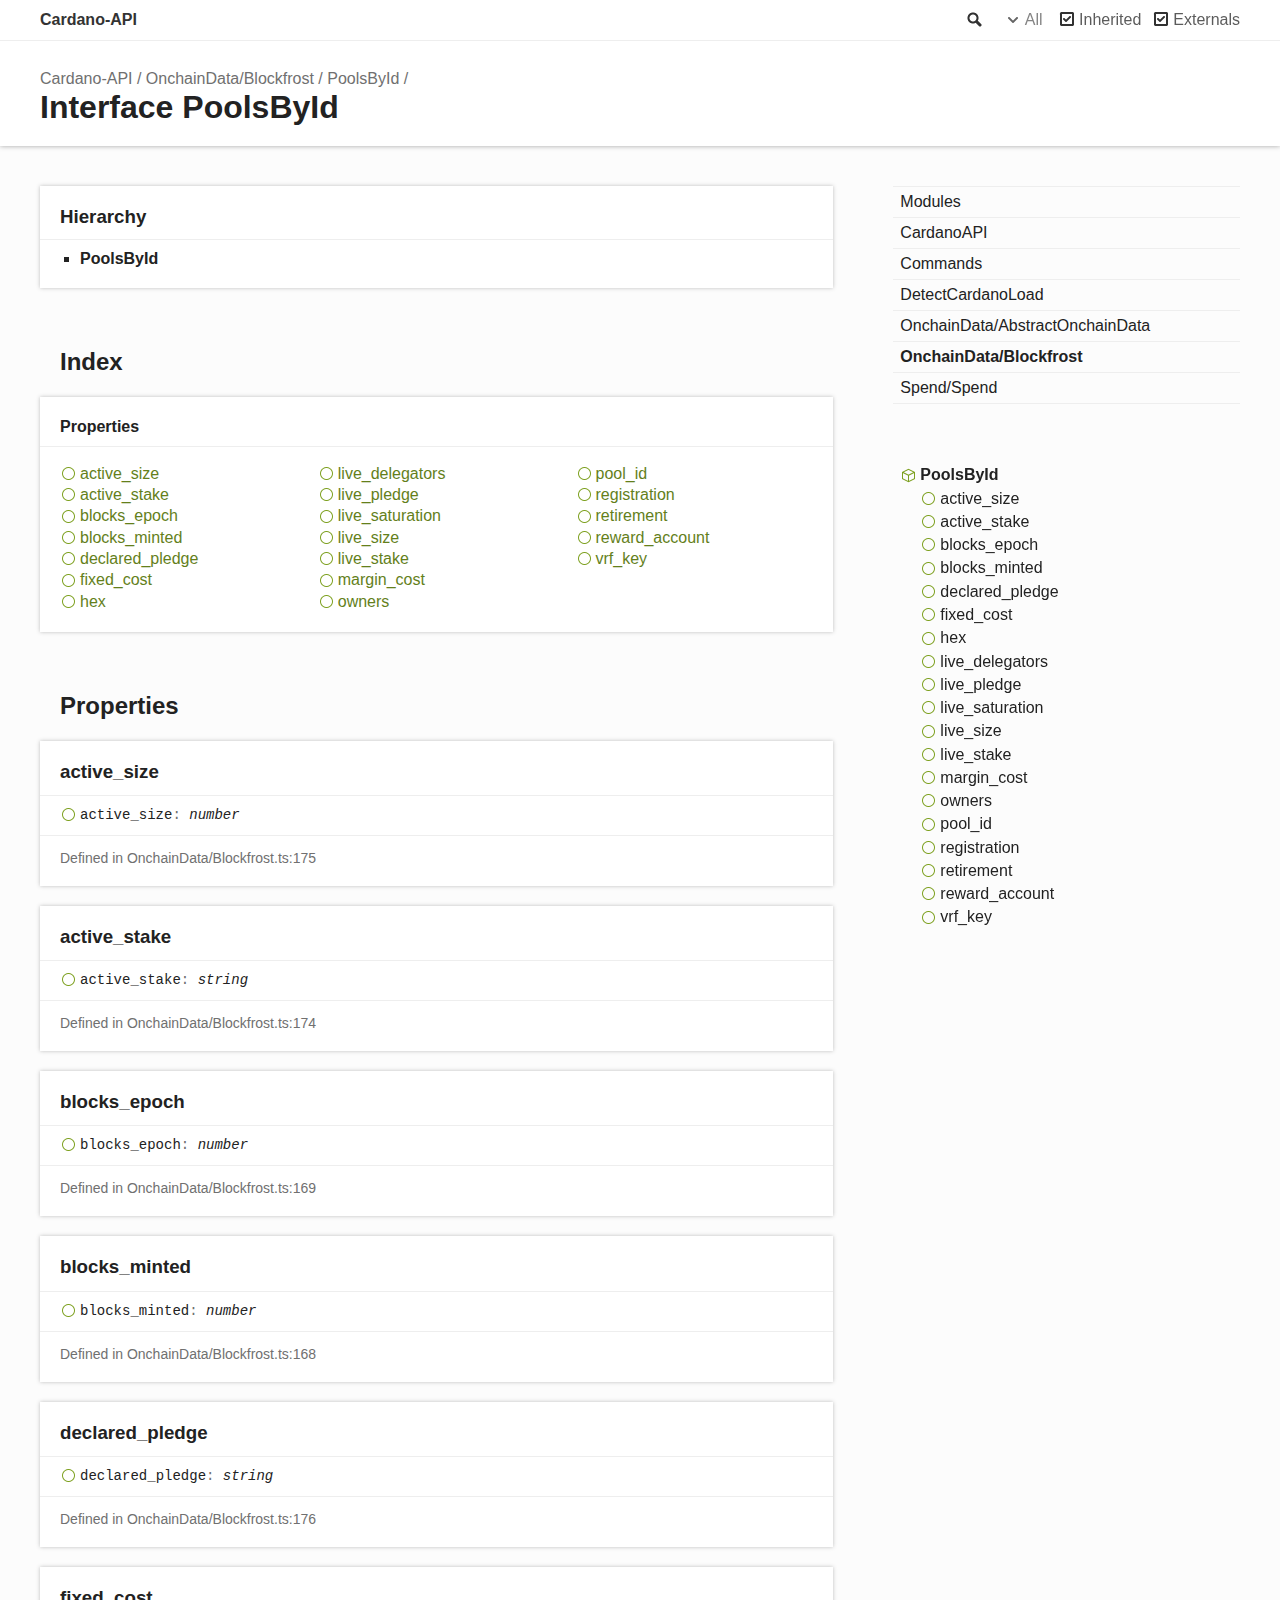
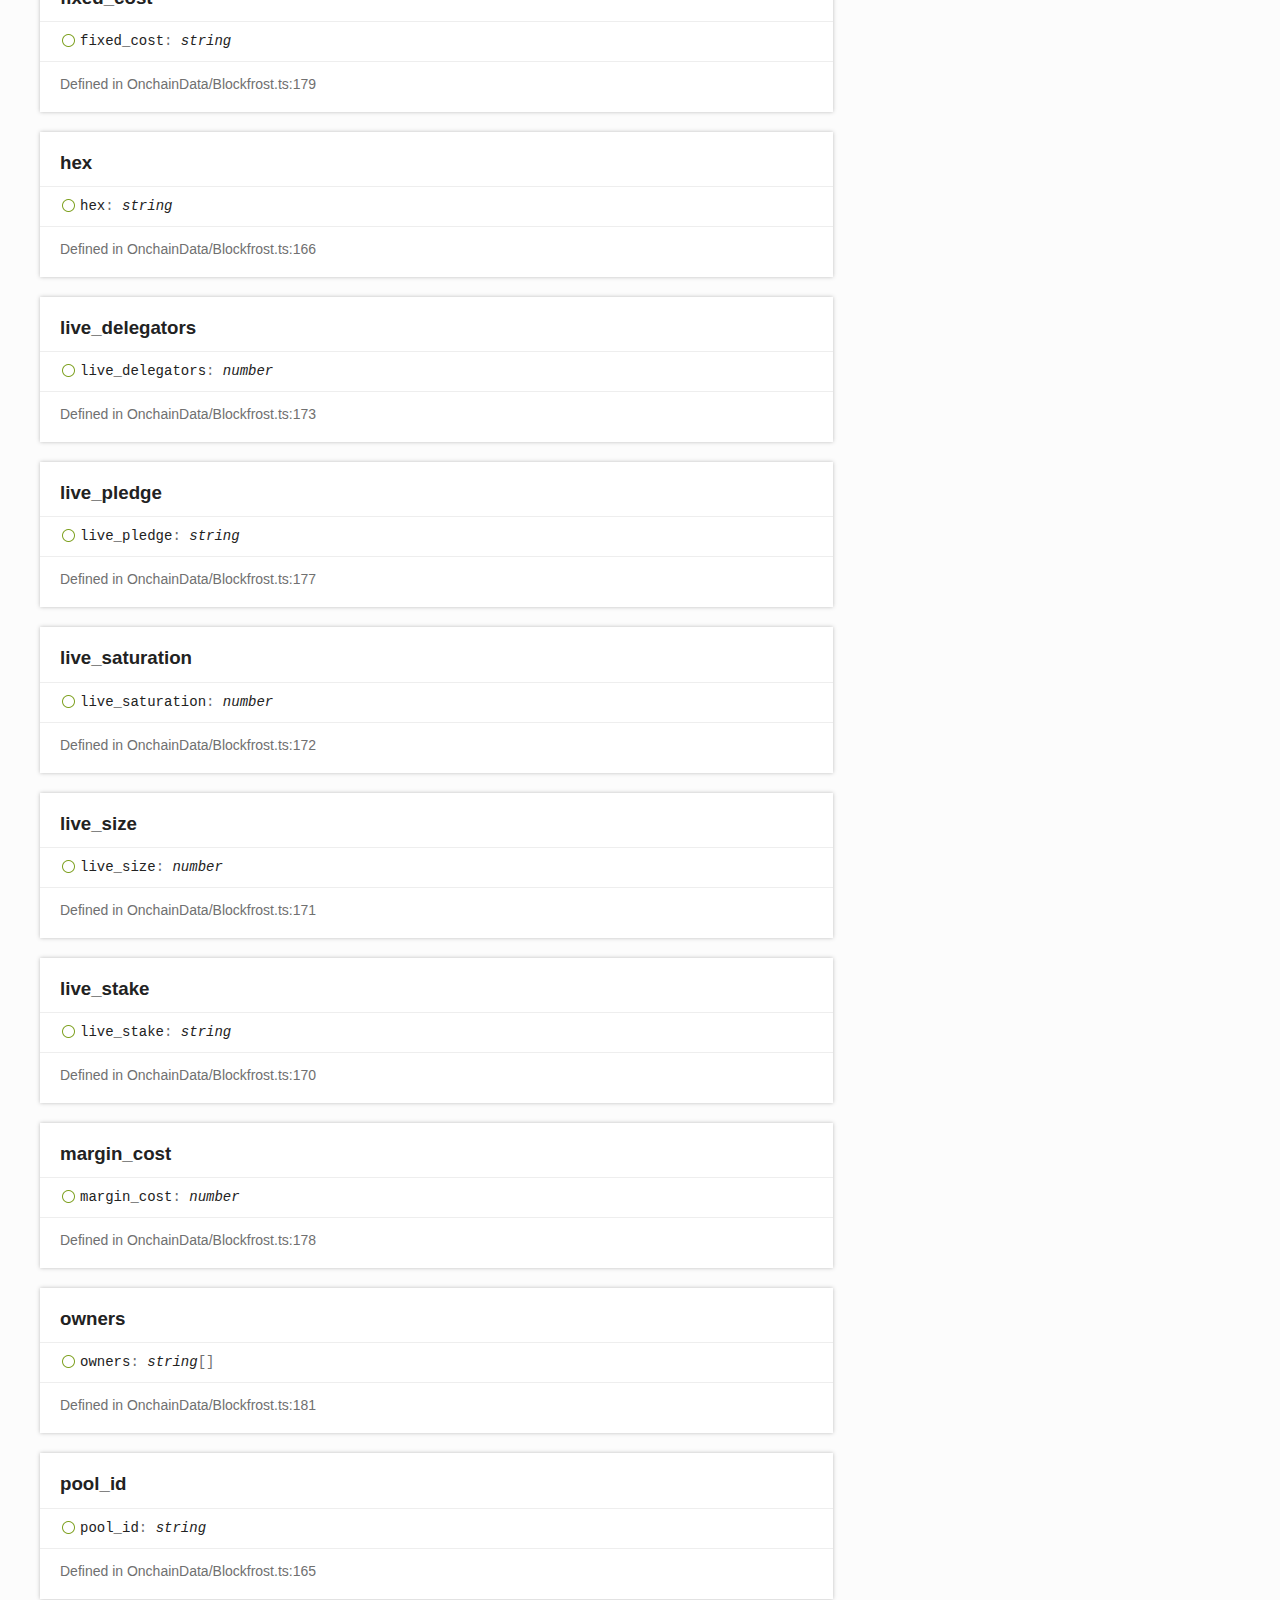
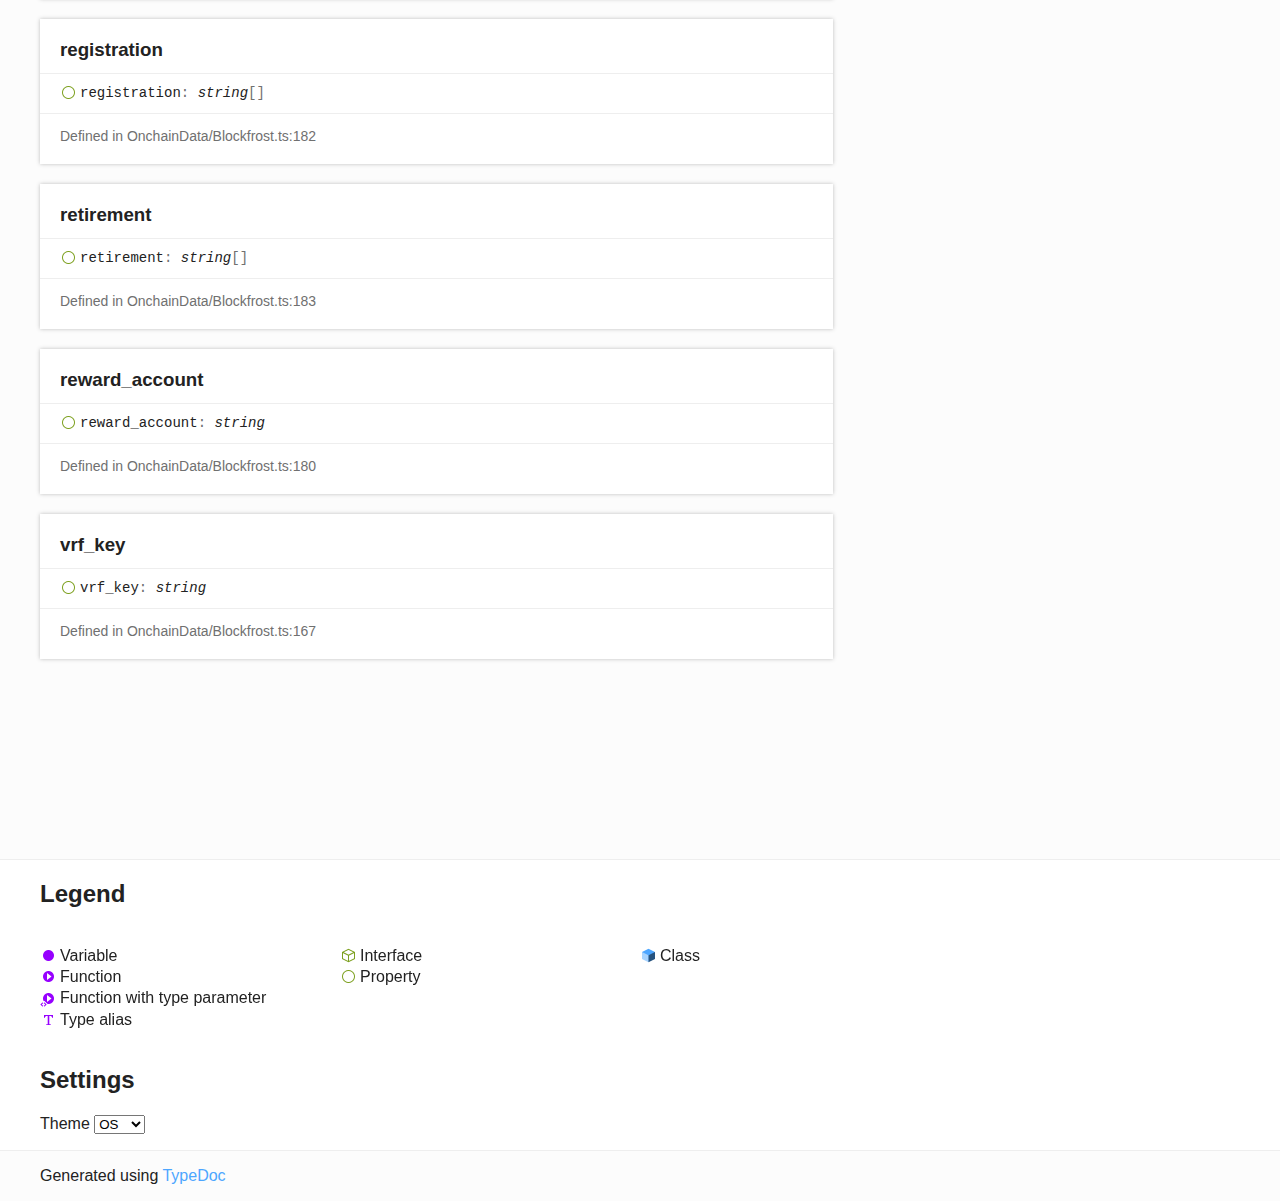
<file: interfaces/OnchainData_Blockfrost.PoolsById.html>
<!DOCTYPE html><html class="default"><head><meta charSet="utf-8"/><meta http-equiv="x-ua-compatible" content="IE=edge"/><title>PoolsById | Cardano-API</title><meta name="description" content="Documentation for Cardano-API"/><meta name="viewport" content="width=device-width, initial-scale=1"/><link rel="stylesheet" href="../assets/style.css"/><link rel="stylesheet" href="../assets/highlight.css"/><script async src="../assets/search.js" id="search-script"></script></head><body><script>document.body.classList.add(localStorage.getItem("tsd-theme") || "os")</script><header><div class="tsd-page-toolbar"><div class="container"><div class="table-wrap"><div class="table-cell" id="tsd-search" data-base=".."><div class="field"><label for="tsd-search-field" class="tsd-widget search no-caption">Search</label><input type="text" id="tsd-search-field"/></div><ul class="results"><li class="state loading">Preparing search index...</li><li class="state failure">The search index is not available</li></ul><a href="../index.html" class="title">Cardano-API</a></div><div class="table-cell" id="tsd-widgets"><div id="tsd-filter"><a href="#" class="tsd-widget options no-caption" data-toggle="options">Options</a><div class="tsd-filter-group"><div class="tsd-select" id="tsd-filter-visibility"><span class="tsd-select-label">All</span><ul class="tsd-select-list"><li data-value="public">Public</li><li data-value="protected">Public/Protected</li><li data-value="private" class="selected">All</li></ul></div> <input type="checkbox" id="tsd-filter-inherited" checked/><label class="tsd-widget" for="tsd-filter-inherited">Inherited</label><input type="checkbox" id="tsd-filter-externals" checked/><label class="tsd-widget" for="tsd-filter-externals">Externals</label></div></div><a href="#" class="tsd-widget menu no-caption" data-toggle="menu">Menu</a></div></div></div></div><div class="tsd-page-title"><div class="container"><ul class="tsd-breadcrumb"><li><a href="../modules.html">Cardano-API</a></li><li><a href="../modules/OnchainData_Blockfrost.html">OnchainData/Blockfrost</a></li><li><a href="OnchainData_Blockfrost.PoolsById.html">PoolsById</a></li></ul><h1>Interface PoolsById</h1></div></div></header><div class="container container-main"><div class="row"><div class="col-8 col-content"><section class="tsd-panel tsd-hierarchy"><h3>Hierarchy</h3><ul class="tsd-hierarchy"><li><span class="target">PoolsById</span></li></ul></section><section class="tsd-panel-group tsd-index-group"><h2>Index</h2><section class="tsd-panel tsd-index-panel"><div class="tsd-index-content"><section class="tsd-index-section "><h3>Properties</h3><ul class="tsd-index-list"><li class="tsd-kind-property tsd-parent-kind-interface"><a href="OnchainData_Blockfrost.PoolsById.html#active_size" class="tsd-kind-icon">active_<wbr/>size</a></li><li class="tsd-kind-property tsd-parent-kind-interface"><a href="OnchainData_Blockfrost.PoolsById.html#active_stake" class="tsd-kind-icon">active_<wbr/>stake</a></li><li class="tsd-kind-property tsd-parent-kind-interface"><a href="OnchainData_Blockfrost.PoolsById.html#blocks_epoch" class="tsd-kind-icon">blocks_<wbr/>epoch</a></li><li class="tsd-kind-property tsd-parent-kind-interface"><a href="OnchainData_Blockfrost.PoolsById.html#blocks_minted" class="tsd-kind-icon">blocks_<wbr/>minted</a></li><li class="tsd-kind-property tsd-parent-kind-interface"><a href="OnchainData_Blockfrost.PoolsById.html#declared_pledge" class="tsd-kind-icon">declared_<wbr/>pledge</a></li><li class="tsd-kind-property tsd-parent-kind-interface"><a href="OnchainData_Blockfrost.PoolsById.html#fixed_cost" class="tsd-kind-icon">fixed_<wbr/>cost</a></li><li class="tsd-kind-property tsd-parent-kind-interface"><a href="OnchainData_Blockfrost.PoolsById.html#hex" class="tsd-kind-icon">hex</a></li><li class="tsd-kind-property tsd-parent-kind-interface"><a href="OnchainData_Blockfrost.PoolsById.html#live_delegators" class="tsd-kind-icon">live_<wbr/>delegators</a></li><li class="tsd-kind-property tsd-parent-kind-interface"><a href="OnchainData_Blockfrost.PoolsById.html#live_pledge" class="tsd-kind-icon">live_<wbr/>pledge</a></li><li class="tsd-kind-property tsd-parent-kind-interface"><a href="OnchainData_Blockfrost.PoolsById.html#live_saturation" class="tsd-kind-icon">live_<wbr/>saturation</a></li><li class="tsd-kind-property tsd-parent-kind-interface"><a href="OnchainData_Blockfrost.PoolsById.html#live_size" class="tsd-kind-icon">live_<wbr/>size</a></li><li class="tsd-kind-property tsd-parent-kind-interface"><a href="OnchainData_Blockfrost.PoolsById.html#live_stake" class="tsd-kind-icon">live_<wbr/>stake</a></li><li class="tsd-kind-property tsd-parent-kind-interface"><a href="OnchainData_Blockfrost.PoolsById.html#margin_cost" class="tsd-kind-icon">margin_<wbr/>cost</a></li><li class="tsd-kind-property tsd-parent-kind-interface"><a href="OnchainData_Blockfrost.PoolsById.html#owners" class="tsd-kind-icon">owners</a></li><li class="tsd-kind-property tsd-parent-kind-interface"><a href="OnchainData_Blockfrost.PoolsById.html#pool_id" class="tsd-kind-icon">pool_<wbr/>id</a></li><li class="tsd-kind-property tsd-parent-kind-interface"><a href="OnchainData_Blockfrost.PoolsById.html#registration" class="tsd-kind-icon">registration</a></li><li class="tsd-kind-property tsd-parent-kind-interface"><a href="OnchainData_Blockfrost.PoolsById.html#retirement" class="tsd-kind-icon">retirement</a></li><li class="tsd-kind-property tsd-parent-kind-interface"><a href="OnchainData_Blockfrost.PoolsById.html#reward_account" class="tsd-kind-icon">reward_<wbr/>account</a></li><li class="tsd-kind-property tsd-parent-kind-interface"><a href="OnchainData_Blockfrost.PoolsById.html#vrf_key" class="tsd-kind-icon">vrf_<wbr/>key</a></li></ul></section></div></section></section><section class="tsd-panel-group tsd-member-group "><h2>Properties</h2><section class="tsd-panel tsd-member tsd-kind-property tsd-parent-kind-interface"><a id="active_size" class="tsd-anchor"></a><h3 class="tsd-anchor-link">active_<wbr/>size<a href="#active_size" aria-label="Permalink" class="tsd-anchor-icon"><svg xmlns="http://www.w3.org/2000/svg" class="icon icon-tabler icon-tabler-link" viewBox="0 0 24 24" stroke-width="2" stroke="currentColor" fill="none" stroke-linecap="round" stroke-linejoin="round"><path stroke="none" d="M0 0h24v24H0z" fill="none"></path><path d="M10 14a3.5 3.5 0 0 0 5 0l4 -4a3.5 3.5 0 0 0 -5 -5l-.5 .5"></path><path d="M14 10a3.5 3.5 0 0 0 -5 0l-4 4a3.5 3.5 0 0 0 5 5l.5 -.5"></path></svg></a></h3><div class="tsd-signature tsd-kind-icon">active_<wbr/>size<span class="tsd-signature-symbol">:</span> <span class="tsd-signature-type">number</span></div><aside class="tsd-sources"><ul><li>Defined in OnchainData/Blockfrost.ts:175</li></ul></aside></section><section class="tsd-panel tsd-member tsd-kind-property tsd-parent-kind-interface"><a id="active_stake" class="tsd-anchor"></a><h3 class="tsd-anchor-link">active_<wbr/>stake<a href="#active_stake" aria-label="Permalink" class="tsd-anchor-icon"><svg xmlns="http://www.w3.org/2000/svg" class="icon icon-tabler icon-tabler-link" viewBox="0 0 24 24" stroke-width="2" stroke="currentColor" fill="none" stroke-linecap="round" stroke-linejoin="round"><path stroke="none" d="M0 0h24v24H0z" fill="none"></path><path d="M10 14a3.5 3.5 0 0 0 5 0l4 -4a3.5 3.5 0 0 0 -5 -5l-.5 .5"></path><path d="M14 10a3.5 3.5 0 0 0 -5 0l-4 4a3.5 3.5 0 0 0 5 5l.5 -.5"></path></svg></a></h3><div class="tsd-signature tsd-kind-icon">active_<wbr/>stake<span class="tsd-signature-symbol">:</span> <span class="tsd-signature-type">string</span></div><aside class="tsd-sources"><ul><li>Defined in OnchainData/Blockfrost.ts:174</li></ul></aside></section><section class="tsd-panel tsd-member tsd-kind-property tsd-parent-kind-interface"><a id="blocks_epoch" class="tsd-anchor"></a><h3 class="tsd-anchor-link">blocks_<wbr/>epoch<a href="#blocks_epoch" aria-label="Permalink" class="tsd-anchor-icon"><svg xmlns="http://www.w3.org/2000/svg" class="icon icon-tabler icon-tabler-link" viewBox="0 0 24 24" stroke-width="2" stroke="currentColor" fill="none" stroke-linecap="round" stroke-linejoin="round"><path stroke="none" d="M0 0h24v24H0z" fill="none"></path><path d="M10 14a3.5 3.5 0 0 0 5 0l4 -4a3.5 3.5 0 0 0 -5 -5l-.5 .5"></path><path d="M14 10a3.5 3.5 0 0 0 -5 0l-4 4a3.5 3.5 0 0 0 5 5l.5 -.5"></path></svg></a></h3><div class="tsd-signature tsd-kind-icon">blocks_<wbr/>epoch<span class="tsd-signature-symbol">:</span> <span class="tsd-signature-type">number</span></div><aside class="tsd-sources"><ul><li>Defined in OnchainData/Blockfrost.ts:169</li></ul></aside></section><section class="tsd-panel tsd-member tsd-kind-property tsd-parent-kind-interface"><a id="blocks_minted" class="tsd-anchor"></a><h3 class="tsd-anchor-link">blocks_<wbr/>minted<a href="#blocks_minted" aria-label="Permalink" class="tsd-anchor-icon"><svg xmlns="http://www.w3.org/2000/svg" class="icon icon-tabler icon-tabler-link" viewBox="0 0 24 24" stroke-width="2" stroke="currentColor" fill="none" stroke-linecap="round" stroke-linejoin="round"><path stroke="none" d="M0 0h24v24H0z" fill="none"></path><path d="M10 14a3.5 3.5 0 0 0 5 0l4 -4a3.5 3.5 0 0 0 -5 -5l-.5 .5"></path><path d="M14 10a3.5 3.5 0 0 0 -5 0l-4 4a3.5 3.5 0 0 0 5 5l.5 -.5"></path></svg></a></h3><div class="tsd-signature tsd-kind-icon">blocks_<wbr/>minted<span class="tsd-signature-symbol">:</span> <span class="tsd-signature-type">number</span></div><aside class="tsd-sources"><ul><li>Defined in OnchainData/Blockfrost.ts:168</li></ul></aside></section><section class="tsd-panel tsd-member tsd-kind-property tsd-parent-kind-interface"><a id="declared_pledge" class="tsd-anchor"></a><h3 class="tsd-anchor-link">declared_<wbr/>pledge<a href="#declared_pledge" aria-label="Permalink" class="tsd-anchor-icon"><svg xmlns="http://www.w3.org/2000/svg" class="icon icon-tabler icon-tabler-link" viewBox="0 0 24 24" stroke-width="2" stroke="currentColor" fill="none" stroke-linecap="round" stroke-linejoin="round"><path stroke="none" d="M0 0h24v24H0z" fill="none"></path><path d="M10 14a3.5 3.5 0 0 0 5 0l4 -4a3.5 3.5 0 0 0 -5 -5l-.5 .5"></path><path d="M14 10a3.5 3.5 0 0 0 -5 0l-4 4a3.5 3.5 0 0 0 5 5l.5 -.5"></path></svg></a></h3><div class="tsd-signature tsd-kind-icon">declared_<wbr/>pledge<span class="tsd-signature-symbol">:</span> <span class="tsd-signature-type">string</span></div><aside class="tsd-sources"><ul><li>Defined in OnchainData/Blockfrost.ts:176</li></ul></aside></section><section class="tsd-panel tsd-member tsd-kind-property tsd-parent-kind-interface"><a id="fixed_cost" class="tsd-anchor"></a><h3 class="tsd-anchor-link">fixed_<wbr/>cost<a href="#fixed_cost" aria-label="Permalink" class="tsd-anchor-icon"><svg xmlns="http://www.w3.org/2000/svg" class="icon icon-tabler icon-tabler-link" viewBox="0 0 24 24" stroke-width="2" stroke="currentColor" fill="none" stroke-linecap="round" stroke-linejoin="round"><path stroke="none" d="M0 0h24v24H0z" fill="none"></path><path d="M10 14a3.5 3.5 0 0 0 5 0l4 -4a3.5 3.5 0 0 0 -5 -5l-.5 .5"></path><path d="M14 10a3.5 3.5 0 0 0 -5 0l-4 4a3.5 3.5 0 0 0 5 5l.5 -.5"></path></svg></a></h3><div class="tsd-signature tsd-kind-icon">fixed_<wbr/>cost<span class="tsd-signature-symbol">:</span> <span class="tsd-signature-type">string</span></div><aside class="tsd-sources"><ul><li>Defined in OnchainData/Blockfrost.ts:179</li></ul></aside></section><section class="tsd-panel tsd-member tsd-kind-property tsd-parent-kind-interface"><a id="hex" class="tsd-anchor"></a><h3 class="tsd-anchor-link">hex<a href="#hex" aria-label="Permalink" class="tsd-anchor-icon"><svg xmlns="http://www.w3.org/2000/svg" class="icon icon-tabler icon-tabler-link" viewBox="0 0 24 24" stroke-width="2" stroke="currentColor" fill="none" stroke-linecap="round" stroke-linejoin="round"><path stroke="none" d="M0 0h24v24H0z" fill="none"></path><path d="M10 14a3.5 3.5 0 0 0 5 0l4 -4a3.5 3.5 0 0 0 -5 -5l-.5 .5"></path><path d="M14 10a3.5 3.5 0 0 0 -5 0l-4 4a3.5 3.5 0 0 0 5 5l.5 -.5"></path></svg></a></h3><div class="tsd-signature tsd-kind-icon">hex<span class="tsd-signature-symbol">:</span> <span class="tsd-signature-type">string</span></div><aside class="tsd-sources"><ul><li>Defined in OnchainData/Blockfrost.ts:166</li></ul></aside></section><section class="tsd-panel tsd-member tsd-kind-property tsd-parent-kind-interface"><a id="live_delegators" class="tsd-anchor"></a><h3 class="tsd-anchor-link">live_<wbr/>delegators<a href="#live_delegators" aria-label="Permalink" class="tsd-anchor-icon"><svg xmlns="http://www.w3.org/2000/svg" class="icon icon-tabler icon-tabler-link" viewBox="0 0 24 24" stroke-width="2" stroke="currentColor" fill="none" stroke-linecap="round" stroke-linejoin="round"><path stroke="none" d="M0 0h24v24H0z" fill="none"></path><path d="M10 14a3.5 3.5 0 0 0 5 0l4 -4a3.5 3.5 0 0 0 -5 -5l-.5 .5"></path><path d="M14 10a3.5 3.5 0 0 0 -5 0l-4 4a3.5 3.5 0 0 0 5 5l.5 -.5"></path></svg></a></h3><div class="tsd-signature tsd-kind-icon">live_<wbr/>delegators<span class="tsd-signature-symbol">:</span> <span class="tsd-signature-type">number</span></div><aside class="tsd-sources"><ul><li>Defined in OnchainData/Blockfrost.ts:173</li></ul></aside></section><section class="tsd-panel tsd-member tsd-kind-property tsd-parent-kind-interface"><a id="live_pledge" class="tsd-anchor"></a><h3 class="tsd-anchor-link">live_<wbr/>pledge<a href="#live_pledge" aria-label="Permalink" class="tsd-anchor-icon"><svg xmlns="http://www.w3.org/2000/svg" class="icon icon-tabler icon-tabler-link" viewBox="0 0 24 24" stroke-width="2" stroke="currentColor" fill="none" stroke-linecap="round" stroke-linejoin="round"><path stroke="none" d="M0 0h24v24H0z" fill="none"></path><path d="M10 14a3.5 3.5 0 0 0 5 0l4 -4a3.5 3.5 0 0 0 -5 -5l-.5 .5"></path><path d="M14 10a3.5 3.5 0 0 0 -5 0l-4 4a3.5 3.5 0 0 0 5 5l.5 -.5"></path></svg></a></h3><div class="tsd-signature tsd-kind-icon">live_<wbr/>pledge<span class="tsd-signature-symbol">:</span> <span class="tsd-signature-type">string</span></div><aside class="tsd-sources"><ul><li>Defined in OnchainData/Blockfrost.ts:177</li></ul></aside></section><section class="tsd-panel tsd-member tsd-kind-property tsd-parent-kind-interface"><a id="live_saturation" class="tsd-anchor"></a><h3 class="tsd-anchor-link">live_<wbr/>saturation<a href="#live_saturation" aria-label="Permalink" class="tsd-anchor-icon"><svg xmlns="http://www.w3.org/2000/svg" class="icon icon-tabler icon-tabler-link" viewBox="0 0 24 24" stroke-width="2" stroke="currentColor" fill="none" stroke-linecap="round" stroke-linejoin="round"><path stroke="none" d="M0 0h24v24H0z" fill="none"></path><path d="M10 14a3.5 3.5 0 0 0 5 0l4 -4a3.5 3.5 0 0 0 -5 -5l-.5 .5"></path><path d="M14 10a3.5 3.5 0 0 0 -5 0l-4 4a3.5 3.5 0 0 0 5 5l.5 -.5"></path></svg></a></h3><div class="tsd-signature tsd-kind-icon">live_<wbr/>saturation<span class="tsd-signature-symbol">:</span> <span class="tsd-signature-type">number</span></div><aside class="tsd-sources"><ul><li>Defined in OnchainData/Blockfrost.ts:172</li></ul></aside></section><section class="tsd-panel tsd-member tsd-kind-property tsd-parent-kind-interface"><a id="live_size" class="tsd-anchor"></a><h3 class="tsd-anchor-link">live_<wbr/>size<a href="#live_size" aria-label="Permalink" class="tsd-anchor-icon"><svg xmlns="http://www.w3.org/2000/svg" class="icon icon-tabler icon-tabler-link" viewBox="0 0 24 24" stroke-width="2" stroke="currentColor" fill="none" stroke-linecap="round" stroke-linejoin="round"><path stroke="none" d="M0 0h24v24H0z" fill="none"></path><path d="M10 14a3.5 3.5 0 0 0 5 0l4 -4a3.5 3.5 0 0 0 -5 -5l-.5 .5"></path><path d="M14 10a3.5 3.5 0 0 0 -5 0l-4 4a3.5 3.5 0 0 0 5 5l.5 -.5"></path></svg></a></h3><div class="tsd-signature tsd-kind-icon">live_<wbr/>size<span class="tsd-signature-symbol">:</span> <span class="tsd-signature-type">number</span></div><aside class="tsd-sources"><ul><li>Defined in OnchainData/Blockfrost.ts:171</li></ul></aside></section><section class="tsd-panel tsd-member tsd-kind-property tsd-parent-kind-interface"><a id="live_stake" class="tsd-anchor"></a><h3 class="tsd-anchor-link">live_<wbr/>stake<a href="#live_stake" aria-label="Permalink" class="tsd-anchor-icon"><svg xmlns="http://www.w3.org/2000/svg" class="icon icon-tabler icon-tabler-link" viewBox="0 0 24 24" stroke-width="2" stroke="currentColor" fill="none" stroke-linecap="round" stroke-linejoin="round"><path stroke="none" d="M0 0h24v24H0z" fill="none"></path><path d="M10 14a3.5 3.5 0 0 0 5 0l4 -4a3.5 3.5 0 0 0 -5 -5l-.5 .5"></path><path d="M14 10a3.5 3.5 0 0 0 -5 0l-4 4a3.5 3.5 0 0 0 5 5l.5 -.5"></path></svg></a></h3><div class="tsd-signature tsd-kind-icon">live_<wbr/>stake<span class="tsd-signature-symbol">:</span> <span class="tsd-signature-type">string</span></div><aside class="tsd-sources"><ul><li>Defined in OnchainData/Blockfrost.ts:170</li></ul></aside></section><section class="tsd-panel tsd-member tsd-kind-property tsd-parent-kind-interface"><a id="margin_cost" class="tsd-anchor"></a><h3 class="tsd-anchor-link">margin_<wbr/>cost<a href="#margin_cost" aria-label="Permalink" class="tsd-anchor-icon"><svg xmlns="http://www.w3.org/2000/svg" class="icon icon-tabler icon-tabler-link" viewBox="0 0 24 24" stroke-width="2" stroke="currentColor" fill="none" stroke-linecap="round" stroke-linejoin="round"><path stroke="none" d="M0 0h24v24H0z" fill="none"></path><path d="M10 14a3.5 3.5 0 0 0 5 0l4 -4a3.5 3.5 0 0 0 -5 -5l-.5 .5"></path><path d="M14 10a3.5 3.5 0 0 0 -5 0l-4 4a3.5 3.5 0 0 0 5 5l.5 -.5"></path></svg></a></h3><div class="tsd-signature tsd-kind-icon">margin_<wbr/>cost<span class="tsd-signature-symbol">:</span> <span class="tsd-signature-type">number</span></div><aside class="tsd-sources"><ul><li>Defined in OnchainData/Blockfrost.ts:178</li></ul></aside></section><section class="tsd-panel tsd-member tsd-kind-property tsd-parent-kind-interface"><a id="owners" class="tsd-anchor"></a><h3 class="tsd-anchor-link">owners<a href="#owners" aria-label="Permalink" class="tsd-anchor-icon"><svg xmlns="http://www.w3.org/2000/svg" class="icon icon-tabler icon-tabler-link" viewBox="0 0 24 24" stroke-width="2" stroke="currentColor" fill="none" stroke-linecap="round" stroke-linejoin="round"><path stroke="none" d="M0 0h24v24H0z" fill="none"></path><path d="M10 14a3.5 3.5 0 0 0 5 0l4 -4a3.5 3.5 0 0 0 -5 -5l-.5 .5"></path><path d="M14 10a3.5 3.5 0 0 0 -5 0l-4 4a3.5 3.5 0 0 0 5 5l.5 -.5"></path></svg></a></h3><div class="tsd-signature tsd-kind-icon">owners<span class="tsd-signature-symbol">:</span> <span class="tsd-signature-type">string</span><span class="tsd-signature-symbol">[]</span></div><aside class="tsd-sources"><ul><li>Defined in OnchainData/Blockfrost.ts:181</li></ul></aside></section><section class="tsd-panel tsd-member tsd-kind-property tsd-parent-kind-interface"><a id="pool_id" class="tsd-anchor"></a><h3 class="tsd-anchor-link">pool_<wbr/>id<a href="#pool_id" aria-label="Permalink" class="tsd-anchor-icon"><svg xmlns="http://www.w3.org/2000/svg" class="icon icon-tabler icon-tabler-link" viewBox="0 0 24 24" stroke-width="2" stroke="currentColor" fill="none" stroke-linecap="round" stroke-linejoin="round"><path stroke="none" d="M0 0h24v24H0z" fill="none"></path><path d="M10 14a3.5 3.5 0 0 0 5 0l4 -4a3.5 3.5 0 0 0 -5 -5l-.5 .5"></path><path d="M14 10a3.5 3.5 0 0 0 -5 0l-4 4a3.5 3.5 0 0 0 5 5l.5 -.5"></path></svg></a></h3><div class="tsd-signature tsd-kind-icon">pool_<wbr/>id<span class="tsd-signature-symbol">:</span> <span class="tsd-signature-type">string</span></div><aside class="tsd-sources"><ul><li>Defined in OnchainData/Blockfrost.ts:165</li></ul></aside></section><section class="tsd-panel tsd-member tsd-kind-property tsd-parent-kind-interface"><a id="registration" class="tsd-anchor"></a><h3 class="tsd-anchor-link">registration<a href="#registration" aria-label="Permalink" class="tsd-anchor-icon"><svg xmlns="http://www.w3.org/2000/svg" class="icon icon-tabler icon-tabler-link" viewBox="0 0 24 24" stroke-width="2" stroke="currentColor" fill="none" stroke-linecap="round" stroke-linejoin="round"><path stroke="none" d="M0 0h24v24H0z" fill="none"></path><path d="M10 14a3.5 3.5 0 0 0 5 0l4 -4a3.5 3.5 0 0 0 -5 -5l-.5 .5"></path><path d="M14 10a3.5 3.5 0 0 0 -5 0l-4 4a3.5 3.5 0 0 0 5 5l.5 -.5"></path></svg></a></h3><div class="tsd-signature tsd-kind-icon">registration<span class="tsd-signature-symbol">:</span> <span class="tsd-signature-type">string</span><span class="tsd-signature-symbol">[]</span></div><aside class="tsd-sources"><ul><li>Defined in OnchainData/Blockfrost.ts:182</li></ul></aside></section><section class="tsd-panel tsd-member tsd-kind-property tsd-parent-kind-interface"><a id="retirement" class="tsd-anchor"></a><h3 class="tsd-anchor-link">retirement<a href="#retirement" aria-label="Permalink" class="tsd-anchor-icon"><svg xmlns="http://www.w3.org/2000/svg" class="icon icon-tabler icon-tabler-link" viewBox="0 0 24 24" stroke-width="2" stroke="currentColor" fill="none" stroke-linecap="round" stroke-linejoin="round"><path stroke="none" d="M0 0h24v24H0z" fill="none"></path><path d="M10 14a3.5 3.5 0 0 0 5 0l4 -4a3.5 3.5 0 0 0 -5 -5l-.5 .5"></path><path d="M14 10a3.5 3.5 0 0 0 -5 0l-4 4a3.5 3.5 0 0 0 5 5l.5 -.5"></path></svg></a></h3><div class="tsd-signature tsd-kind-icon">retirement<span class="tsd-signature-symbol">:</span> <span class="tsd-signature-type">string</span><span class="tsd-signature-symbol">[]</span></div><aside class="tsd-sources"><ul><li>Defined in OnchainData/Blockfrost.ts:183</li></ul></aside></section><section class="tsd-panel tsd-member tsd-kind-property tsd-parent-kind-interface"><a id="reward_account" class="tsd-anchor"></a><h3 class="tsd-anchor-link">reward_<wbr/>account<a href="#reward_account" aria-label="Permalink" class="tsd-anchor-icon"><svg xmlns="http://www.w3.org/2000/svg" class="icon icon-tabler icon-tabler-link" viewBox="0 0 24 24" stroke-width="2" stroke="currentColor" fill="none" stroke-linecap="round" stroke-linejoin="round"><path stroke="none" d="M0 0h24v24H0z" fill="none"></path><path d="M10 14a3.5 3.5 0 0 0 5 0l4 -4a3.5 3.5 0 0 0 -5 -5l-.5 .5"></path><path d="M14 10a3.5 3.5 0 0 0 -5 0l-4 4a3.5 3.5 0 0 0 5 5l.5 -.5"></path></svg></a></h3><div class="tsd-signature tsd-kind-icon">reward_<wbr/>account<span class="tsd-signature-symbol">:</span> <span class="tsd-signature-type">string</span></div><aside class="tsd-sources"><ul><li>Defined in OnchainData/Blockfrost.ts:180</li></ul></aside></section><section class="tsd-panel tsd-member tsd-kind-property tsd-parent-kind-interface"><a id="vrf_key" class="tsd-anchor"></a><h3 class="tsd-anchor-link">vrf_<wbr/>key<a href="#vrf_key" aria-label="Permalink" class="tsd-anchor-icon"><svg xmlns="http://www.w3.org/2000/svg" class="icon icon-tabler icon-tabler-link" viewBox="0 0 24 24" stroke-width="2" stroke="currentColor" fill="none" stroke-linecap="round" stroke-linejoin="round"><path stroke="none" d="M0 0h24v24H0z" fill="none"></path><path d="M10 14a3.5 3.5 0 0 0 5 0l4 -4a3.5 3.5 0 0 0 -5 -5l-.5 .5"></path><path d="M14 10a3.5 3.5 0 0 0 -5 0l-4 4a3.5 3.5 0 0 0 5 5l.5 -.5"></path></svg></a></h3><div class="tsd-signature tsd-kind-icon">vrf_<wbr/>key<span class="tsd-signature-symbol">:</span> <span class="tsd-signature-type">string</span></div><aside class="tsd-sources"><ul><li>Defined in OnchainData/Blockfrost.ts:167</li></ul></aside></section></section></div><div class="col-4 col-menu menu-sticky-wrap menu-highlight"><nav class="tsd-navigation primary"><ul><li class=""><a href="../modules.html">Modules</a></li><li class=" tsd-kind-module"><a href="../modules/CardanoAPI.html">CardanoAPI</a></li><li class=" tsd-kind-module"><a href="../modules/Commands.html">Commands</a></li><li class=" tsd-kind-module"><a href="../modules/DetectCardanoLoad.html">Detect<wbr/>Cardano<wbr/>Load</a></li><li class=" tsd-kind-module"><a href="../modules/OnchainData_AbstractOnchainData.html">Onchain<wbr/>Data/<wbr/>Abstract<wbr/>Onchain<wbr/>Data</a></li><li class="current tsd-kind-module"><a href="../modules/OnchainData_Blockfrost.html">Onchain<wbr/>Data/<wbr/>Blockfrost</a></li><li class=" tsd-kind-module"><a href="../modules/Spend_Spend.html">Spend/<wbr/>Spend</a></li></ul></nav><nav class="tsd-navigation secondary menu-sticky"><ul><li class="current tsd-kind-interface tsd-parent-kind-module"><a href="OnchainData_Blockfrost.PoolsById.html" class="tsd-kind-icon">Pools<wbr/>By<wbr/>Id</a><ul><li class="tsd-kind-property tsd-parent-kind-interface"><a href="OnchainData_Blockfrost.PoolsById.html#active_size" class="tsd-kind-icon">active_<wbr/>size</a></li><li class="tsd-kind-property tsd-parent-kind-interface"><a href="OnchainData_Blockfrost.PoolsById.html#active_stake" class="tsd-kind-icon">active_<wbr/>stake</a></li><li class="tsd-kind-property tsd-parent-kind-interface"><a href="OnchainData_Blockfrost.PoolsById.html#blocks_epoch" class="tsd-kind-icon">blocks_<wbr/>epoch</a></li><li class="tsd-kind-property tsd-parent-kind-interface"><a href="OnchainData_Blockfrost.PoolsById.html#blocks_minted" class="tsd-kind-icon">blocks_<wbr/>minted</a></li><li class="tsd-kind-property tsd-parent-kind-interface"><a href="OnchainData_Blockfrost.PoolsById.html#declared_pledge" class="tsd-kind-icon">declared_<wbr/>pledge</a></li><li class="tsd-kind-property tsd-parent-kind-interface"><a href="OnchainData_Blockfrost.PoolsById.html#fixed_cost" class="tsd-kind-icon">fixed_<wbr/>cost</a></li><li class="tsd-kind-property tsd-parent-kind-interface"><a href="OnchainData_Blockfrost.PoolsById.html#hex" class="tsd-kind-icon">hex</a></li><li class="tsd-kind-property tsd-parent-kind-interface"><a href="OnchainData_Blockfrost.PoolsById.html#live_delegators" class="tsd-kind-icon">live_<wbr/>delegators</a></li><li class="tsd-kind-property tsd-parent-kind-interface"><a href="OnchainData_Blockfrost.PoolsById.html#live_pledge" class="tsd-kind-icon">live_<wbr/>pledge</a></li><li class="tsd-kind-property tsd-parent-kind-interface"><a href="OnchainData_Blockfrost.PoolsById.html#live_saturation" class="tsd-kind-icon">live_<wbr/>saturation</a></li><li class="tsd-kind-property tsd-parent-kind-interface"><a href="OnchainData_Blockfrost.PoolsById.html#live_size" class="tsd-kind-icon">live_<wbr/>size</a></li><li class="tsd-kind-property tsd-parent-kind-interface"><a href="OnchainData_Blockfrost.PoolsById.html#live_stake" class="tsd-kind-icon">live_<wbr/>stake</a></li><li class="tsd-kind-property tsd-parent-kind-interface"><a href="OnchainData_Blockfrost.PoolsById.html#margin_cost" class="tsd-kind-icon">margin_<wbr/>cost</a></li><li class="tsd-kind-property tsd-parent-kind-interface"><a href="OnchainData_Blockfrost.PoolsById.html#owners" class="tsd-kind-icon">owners</a></li><li class="tsd-kind-property tsd-parent-kind-interface"><a href="OnchainData_Blockfrost.PoolsById.html#pool_id" class="tsd-kind-icon">pool_<wbr/>id</a></li><li class="tsd-kind-property tsd-parent-kind-interface"><a href="OnchainData_Blockfrost.PoolsById.html#registration" class="tsd-kind-icon">registration</a></li><li class="tsd-kind-property tsd-parent-kind-interface"><a href="OnchainData_Blockfrost.PoolsById.html#retirement" class="tsd-kind-icon">retirement</a></li><li class="tsd-kind-property tsd-parent-kind-interface"><a href="OnchainData_Blockfrost.PoolsById.html#reward_account" class="tsd-kind-icon">reward_<wbr/>account</a></li><li class="tsd-kind-property tsd-parent-kind-interface"><a href="OnchainData_Blockfrost.PoolsById.html#vrf_key" class="tsd-kind-icon">vrf_<wbr/>key</a></li></ul></li></ul></nav></div></div></div><footer class="with-border-bottom"><div class="container"><h2>Legend</h2><div class="tsd-legend-group"><ul class="tsd-legend"><li class="tsd-kind-variable"><span class="tsd-kind-icon">Variable</span></li><li class="tsd-kind-function"><span class="tsd-kind-icon">Function</span></li><li class="tsd-kind-function tsd-has-type-parameter"><span class="tsd-kind-icon">Function with type parameter</span></li><li class="tsd-kind-type-alias"><span class="tsd-kind-icon">Type alias</span></li></ul><ul class="tsd-legend"><li class="tsd-kind-interface"><span class="tsd-kind-icon">Interface</span></li><li class="tsd-kind-property tsd-parent-kind-interface"><span class="tsd-kind-icon">Property</span></li></ul><ul class="tsd-legend"><li class="tsd-kind-class"><span class="tsd-kind-icon">Class</span></li></ul></div><h2>Settings</h2><p>Theme <select id="theme"><option value="os">OS</option><option value="light">Light</option><option value="dark">Dark</option></select></p></div></footer><div class="container tsd-generator"><p>Generated using <a href="https://typedoc.org/" target="_blank">TypeDoc</a></p></div><div class="overlay"></div><script src="../assets/main.js"></script></body></html>
</file>
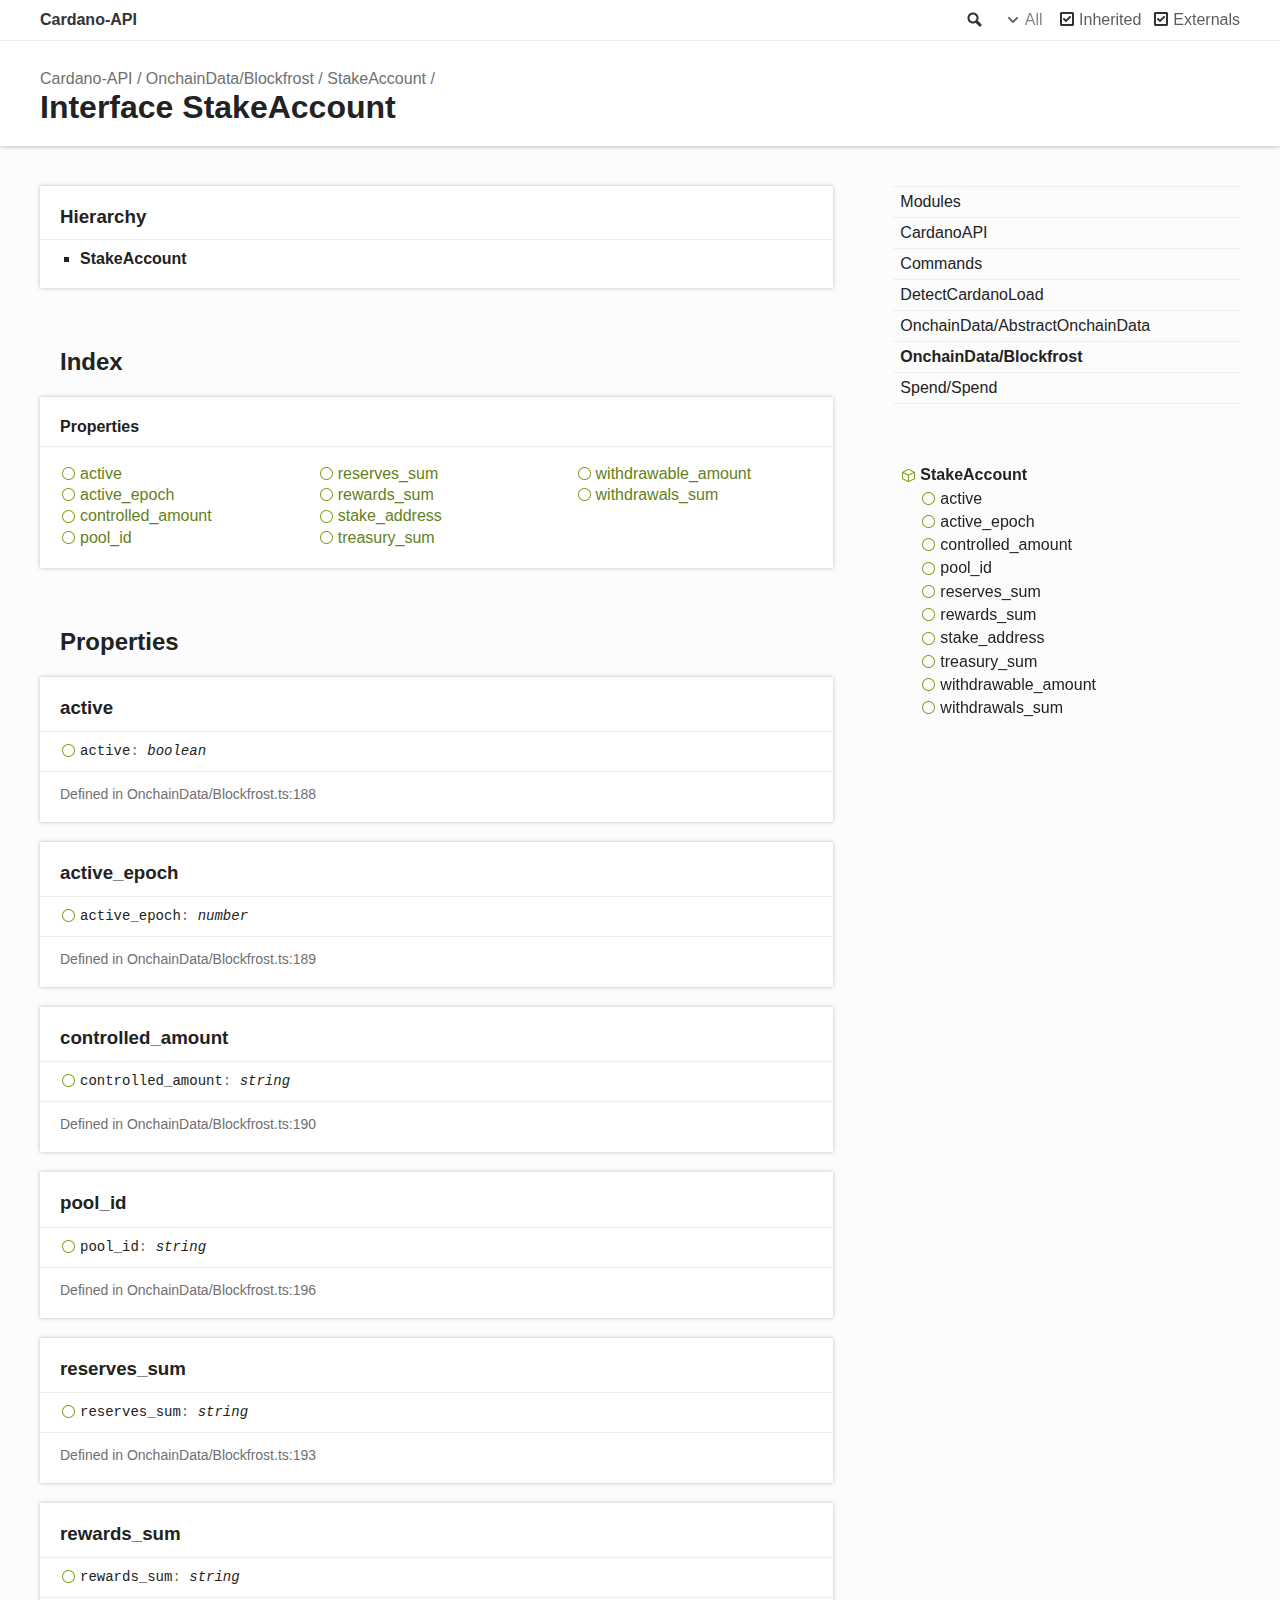
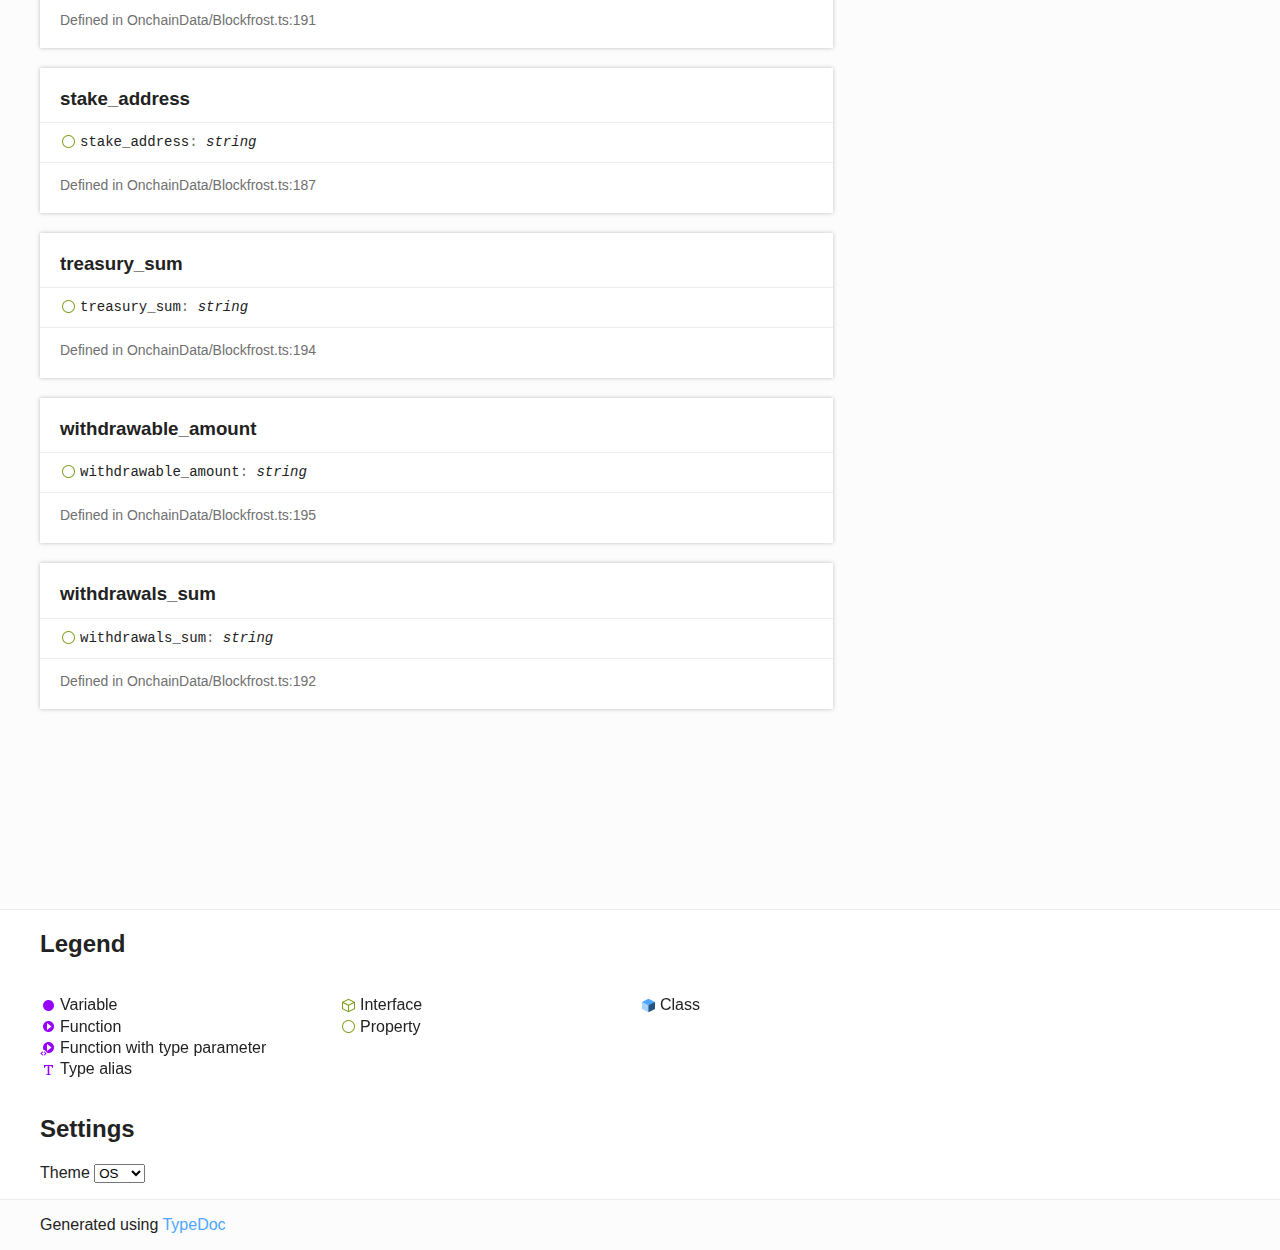
<file: interfaces/OnchainData_Blockfrost.StakeAccount.html>
<!DOCTYPE html><html class="default"><head><meta charSet="utf-8"/><meta http-equiv="x-ua-compatible" content="IE=edge"/><title>StakeAccount | Cardano-API</title><meta name="description" content="Documentation for Cardano-API"/><meta name="viewport" content="width=device-width, initial-scale=1"/><link rel="stylesheet" href="../assets/style.css"/><link rel="stylesheet" href="../assets/highlight.css"/><script async src="../assets/search.js" id="search-script"></script></head><body><script>document.body.classList.add(localStorage.getItem("tsd-theme") || "os")</script><header><div class="tsd-page-toolbar"><div class="container"><div class="table-wrap"><div class="table-cell" id="tsd-search" data-base=".."><div class="field"><label for="tsd-search-field" class="tsd-widget search no-caption">Search</label><input type="text" id="tsd-search-field"/></div><ul class="results"><li class="state loading">Preparing search index...</li><li class="state failure">The search index is not available</li></ul><a href="../index.html" class="title">Cardano-API</a></div><div class="table-cell" id="tsd-widgets"><div id="tsd-filter"><a href="#" class="tsd-widget options no-caption" data-toggle="options">Options</a><div class="tsd-filter-group"><div class="tsd-select" id="tsd-filter-visibility"><span class="tsd-select-label">All</span><ul class="tsd-select-list"><li data-value="public">Public</li><li data-value="protected">Public/Protected</li><li data-value="private" class="selected">All</li></ul></div> <input type="checkbox" id="tsd-filter-inherited" checked/><label class="tsd-widget" for="tsd-filter-inherited">Inherited</label><input type="checkbox" id="tsd-filter-externals" checked/><label class="tsd-widget" for="tsd-filter-externals">Externals</label></div></div><a href="#" class="tsd-widget menu no-caption" data-toggle="menu">Menu</a></div></div></div></div><div class="tsd-page-title"><div class="container"><ul class="tsd-breadcrumb"><li><a href="../modules.html">Cardano-API</a></li><li><a href="../modules/OnchainData_Blockfrost.html">OnchainData/Blockfrost</a></li><li><a href="OnchainData_Blockfrost.StakeAccount.html">StakeAccount</a></li></ul><h1>Interface StakeAccount</h1></div></div></header><div class="container container-main"><div class="row"><div class="col-8 col-content"><section class="tsd-panel tsd-hierarchy"><h3>Hierarchy</h3><ul class="tsd-hierarchy"><li><span class="target">StakeAccount</span></li></ul></section><section class="tsd-panel-group tsd-index-group"><h2>Index</h2><section class="tsd-panel tsd-index-panel"><div class="tsd-index-content"><section class="tsd-index-section "><h3>Properties</h3><ul class="tsd-index-list"><li class="tsd-kind-property tsd-parent-kind-interface"><a href="OnchainData_Blockfrost.StakeAccount.html#active" class="tsd-kind-icon">active</a></li><li class="tsd-kind-property tsd-parent-kind-interface"><a href="OnchainData_Blockfrost.StakeAccount.html#active_epoch" class="tsd-kind-icon">active_<wbr/>epoch</a></li><li class="tsd-kind-property tsd-parent-kind-interface"><a href="OnchainData_Blockfrost.StakeAccount.html#controlled_amount" class="tsd-kind-icon">controlled_<wbr/>amount</a></li><li class="tsd-kind-property tsd-parent-kind-interface"><a href="OnchainData_Blockfrost.StakeAccount.html#pool_id" class="tsd-kind-icon">pool_<wbr/>id</a></li><li class="tsd-kind-property tsd-parent-kind-interface"><a href="OnchainData_Blockfrost.StakeAccount.html#reserves_sum" class="tsd-kind-icon">reserves_<wbr/>sum</a></li><li class="tsd-kind-property tsd-parent-kind-interface"><a href="OnchainData_Blockfrost.StakeAccount.html#rewards_sum" class="tsd-kind-icon">rewards_<wbr/>sum</a></li><li class="tsd-kind-property tsd-parent-kind-interface"><a href="OnchainData_Blockfrost.StakeAccount.html#stake_address" class="tsd-kind-icon">stake_<wbr/>address</a></li><li class="tsd-kind-property tsd-parent-kind-interface"><a href="OnchainData_Blockfrost.StakeAccount.html#treasury_sum" class="tsd-kind-icon">treasury_<wbr/>sum</a></li><li class="tsd-kind-property tsd-parent-kind-interface"><a href="OnchainData_Blockfrost.StakeAccount.html#withdrawable_amount" class="tsd-kind-icon">withdrawable_<wbr/>amount</a></li><li class="tsd-kind-property tsd-parent-kind-interface"><a href="OnchainData_Blockfrost.StakeAccount.html#withdrawals_sum" class="tsd-kind-icon">withdrawals_<wbr/>sum</a></li></ul></section></div></section></section><section class="tsd-panel-group tsd-member-group "><h2>Properties</h2><section class="tsd-panel tsd-member tsd-kind-property tsd-parent-kind-interface"><a id="active" class="tsd-anchor"></a><h3 class="tsd-anchor-link">active<a href="#active" aria-label="Permalink" class="tsd-anchor-icon"><svg xmlns="http://www.w3.org/2000/svg" class="icon icon-tabler icon-tabler-link" viewBox="0 0 24 24" stroke-width="2" stroke="currentColor" fill="none" stroke-linecap="round" stroke-linejoin="round"><path stroke="none" d="M0 0h24v24H0z" fill="none"></path><path d="M10 14a3.5 3.5 0 0 0 5 0l4 -4a3.5 3.5 0 0 0 -5 -5l-.5 .5"></path><path d="M14 10a3.5 3.5 0 0 0 -5 0l-4 4a3.5 3.5 0 0 0 5 5l.5 -.5"></path></svg></a></h3><div class="tsd-signature tsd-kind-icon">active<span class="tsd-signature-symbol">:</span> <span class="tsd-signature-type">boolean</span></div><aside class="tsd-sources"><ul><li>Defined in OnchainData/Blockfrost.ts:188</li></ul></aside></section><section class="tsd-panel tsd-member tsd-kind-property tsd-parent-kind-interface"><a id="active_epoch" class="tsd-anchor"></a><h3 class="tsd-anchor-link">active_<wbr/>epoch<a href="#active_epoch" aria-label="Permalink" class="tsd-anchor-icon"><svg xmlns="http://www.w3.org/2000/svg" class="icon icon-tabler icon-tabler-link" viewBox="0 0 24 24" stroke-width="2" stroke="currentColor" fill="none" stroke-linecap="round" stroke-linejoin="round"><path stroke="none" d="M0 0h24v24H0z" fill="none"></path><path d="M10 14a3.5 3.5 0 0 0 5 0l4 -4a3.5 3.5 0 0 0 -5 -5l-.5 .5"></path><path d="M14 10a3.5 3.5 0 0 0 -5 0l-4 4a3.5 3.5 0 0 0 5 5l.5 -.5"></path></svg></a></h3><div class="tsd-signature tsd-kind-icon">active_<wbr/>epoch<span class="tsd-signature-symbol">:</span> <span class="tsd-signature-type">number</span></div><aside class="tsd-sources"><ul><li>Defined in OnchainData/Blockfrost.ts:189</li></ul></aside></section><section class="tsd-panel tsd-member tsd-kind-property tsd-parent-kind-interface"><a id="controlled_amount" class="tsd-anchor"></a><h3 class="tsd-anchor-link">controlled_<wbr/>amount<a href="#controlled_amount" aria-label="Permalink" class="tsd-anchor-icon"><svg xmlns="http://www.w3.org/2000/svg" class="icon icon-tabler icon-tabler-link" viewBox="0 0 24 24" stroke-width="2" stroke="currentColor" fill="none" stroke-linecap="round" stroke-linejoin="round"><path stroke="none" d="M0 0h24v24H0z" fill="none"></path><path d="M10 14a3.5 3.5 0 0 0 5 0l4 -4a3.5 3.5 0 0 0 -5 -5l-.5 .5"></path><path d="M14 10a3.5 3.5 0 0 0 -5 0l-4 4a3.5 3.5 0 0 0 5 5l.5 -.5"></path></svg></a></h3><div class="tsd-signature tsd-kind-icon">controlled_<wbr/>amount<span class="tsd-signature-symbol">:</span> <span class="tsd-signature-type">string</span></div><aside class="tsd-sources"><ul><li>Defined in OnchainData/Blockfrost.ts:190</li></ul></aside></section><section class="tsd-panel tsd-member tsd-kind-property tsd-parent-kind-interface"><a id="pool_id" class="tsd-anchor"></a><h3 class="tsd-anchor-link">pool_<wbr/>id<a href="#pool_id" aria-label="Permalink" class="tsd-anchor-icon"><svg xmlns="http://www.w3.org/2000/svg" class="icon icon-tabler icon-tabler-link" viewBox="0 0 24 24" stroke-width="2" stroke="currentColor" fill="none" stroke-linecap="round" stroke-linejoin="round"><path stroke="none" d="M0 0h24v24H0z" fill="none"></path><path d="M10 14a3.5 3.5 0 0 0 5 0l4 -4a3.5 3.5 0 0 0 -5 -5l-.5 .5"></path><path d="M14 10a3.5 3.5 0 0 0 -5 0l-4 4a3.5 3.5 0 0 0 5 5l.5 -.5"></path></svg></a></h3><div class="tsd-signature tsd-kind-icon">pool_<wbr/>id<span class="tsd-signature-symbol">:</span> <span class="tsd-signature-type">string</span></div><aside class="tsd-sources"><ul><li>Defined in OnchainData/Blockfrost.ts:196</li></ul></aside></section><section class="tsd-panel tsd-member tsd-kind-property tsd-parent-kind-interface"><a id="reserves_sum" class="tsd-anchor"></a><h3 class="tsd-anchor-link">reserves_<wbr/>sum<a href="#reserves_sum" aria-label="Permalink" class="tsd-anchor-icon"><svg xmlns="http://www.w3.org/2000/svg" class="icon icon-tabler icon-tabler-link" viewBox="0 0 24 24" stroke-width="2" stroke="currentColor" fill="none" stroke-linecap="round" stroke-linejoin="round"><path stroke="none" d="M0 0h24v24H0z" fill="none"></path><path d="M10 14a3.5 3.5 0 0 0 5 0l4 -4a3.5 3.5 0 0 0 -5 -5l-.5 .5"></path><path d="M14 10a3.5 3.5 0 0 0 -5 0l-4 4a3.5 3.5 0 0 0 5 5l.5 -.5"></path></svg></a></h3><div class="tsd-signature tsd-kind-icon">reserves_<wbr/>sum<span class="tsd-signature-symbol">:</span> <span class="tsd-signature-type">string</span></div><aside class="tsd-sources"><ul><li>Defined in OnchainData/Blockfrost.ts:193</li></ul></aside></section><section class="tsd-panel tsd-member tsd-kind-property tsd-parent-kind-interface"><a id="rewards_sum" class="tsd-anchor"></a><h3 class="tsd-anchor-link">rewards_<wbr/>sum<a href="#rewards_sum" aria-label="Permalink" class="tsd-anchor-icon"><svg xmlns="http://www.w3.org/2000/svg" class="icon icon-tabler icon-tabler-link" viewBox="0 0 24 24" stroke-width="2" stroke="currentColor" fill="none" stroke-linecap="round" stroke-linejoin="round"><path stroke="none" d="M0 0h24v24H0z" fill="none"></path><path d="M10 14a3.5 3.5 0 0 0 5 0l4 -4a3.5 3.5 0 0 0 -5 -5l-.5 .5"></path><path d="M14 10a3.5 3.5 0 0 0 -5 0l-4 4a3.5 3.5 0 0 0 5 5l.5 -.5"></path></svg></a></h3><div class="tsd-signature tsd-kind-icon">rewards_<wbr/>sum<span class="tsd-signature-symbol">:</span> <span class="tsd-signature-type">string</span></div><aside class="tsd-sources"><ul><li>Defined in OnchainData/Blockfrost.ts:191</li></ul></aside></section><section class="tsd-panel tsd-member tsd-kind-property tsd-parent-kind-interface"><a id="stake_address" class="tsd-anchor"></a><h3 class="tsd-anchor-link">stake_<wbr/>address<a href="#stake_address" aria-label="Permalink" class="tsd-anchor-icon"><svg xmlns="http://www.w3.org/2000/svg" class="icon icon-tabler icon-tabler-link" viewBox="0 0 24 24" stroke-width="2" stroke="currentColor" fill="none" stroke-linecap="round" stroke-linejoin="round"><path stroke="none" d="M0 0h24v24H0z" fill="none"></path><path d="M10 14a3.5 3.5 0 0 0 5 0l4 -4a3.5 3.5 0 0 0 -5 -5l-.5 .5"></path><path d="M14 10a3.5 3.5 0 0 0 -5 0l-4 4a3.5 3.5 0 0 0 5 5l.5 -.5"></path></svg></a></h3><div class="tsd-signature tsd-kind-icon">stake_<wbr/>address<span class="tsd-signature-symbol">:</span> <span class="tsd-signature-type">string</span></div><aside class="tsd-sources"><ul><li>Defined in OnchainData/Blockfrost.ts:187</li></ul></aside></section><section class="tsd-panel tsd-member tsd-kind-property tsd-parent-kind-interface"><a id="treasury_sum" class="tsd-anchor"></a><h3 class="tsd-anchor-link">treasury_<wbr/>sum<a href="#treasury_sum" aria-label="Permalink" class="tsd-anchor-icon"><svg xmlns="http://www.w3.org/2000/svg" class="icon icon-tabler icon-tabler-link" viewBox="0 0 24 24" stroke-width="2" stroke="currentColor" fill="none" stroke-linecap="round" stroke-linejoin="round"><path stroke="none" d="M0 0h24v24H0z" fill="none"></path><path d="M10 14a3.5 3.5 0 0 0 5 0l4 -4a3.5 3.5 0 0 0 -5 -5l-.5 .5"></path><path d="M14 10a3.5 3.5 0 0 0 -5 0l-4 4a3.5 3.5 0 0 0 5 5l.5 -.5"></path></svg></a></h3><div class="tsd-signature tsd-kind-icon">treasury_<wbr/>sum<span class="tsd-signature-symbol">:</span> <span class="tsd-signature-type">string</span></div><aside class="tsd-sources"><ul><li>Defined in OnchainData/Blockfrost.ts:194</li></ul></aside></section><section class="tsd-panel tsd-member tsd-kind-property tsd-parent-kind-interface"><a id="withdrawable_amount" class="tsd-anchor"></a><h3 class="tsd-anchor-link">withdrawable_<wbr/>amount<a href="#withdrawable_amount" aria-label="Permalink" class="tsd-anchor-icon"><svg xmlns="http://www.w3.org/2000/svg" class="icon icon-tabler icon-tabler-link" viewBox="0 0 24 24" stroke-width="2" stroke="currentColor" fill="none" stroke-linecap="round" stroke-linejoin="round"><path stroke="none" d="M0 0h24v24H0z" fill="none"></path><path d="M10 14a3.5 3.5 0 0 0 5 0l4 -4a3.5 3.5 0 0 0 -5 -5l-.5 .5"></path><path d="M14 10a3.5 3.5 0 0 0 -5 0l-4 4a3.5 3.5 0 0 0 5 5l.5 -.5"></path></svg></a></h3><div class="tsd-signature tsd-kind-icon">withdrawable_<wbr/>amount<span class="tsd-signature-symbol">:</span> <span class="tsd-signature-type">string</span></div><aside class="tsd-sources"><ul><li>Defined in OnchainData/Blockfrost.ts:195</li></ul></aside></section><section class="tsd-panel tsd-member tsd-kind-property tsd-parent-kind-interface"><a id="withdrawals_sum" class="tsd-anchor"></a><h3 class="tsd-anchor-link">withdrawals_<wbr/>sum<a href="#withdrawals_sum" aria-label="Permalink" class="tsd-anchor-icon"><svg xmlns="http://www.w3.org/2000/svg" class="icon icon-tabler icon-tabler-link" viewBox="0 0 24 24" stroke-width="2" stroke="currentColor" fill="none" stroke-linecap="round" stroke-linejoin="round"><path stroke="none" d="M0 0h24v24H0z" fill="none"></path><path d="M10 14a3.5 3.5 0 0 0 5 0l4 -4a3.5 3.5 0 0 0 -5 -5l-.5 .5"></path><path d="M14 10a3.5 3.5 0 0 0 -5 0l-4 4a3.5 3.5 0 0 0 5 5l.5 -.5"></path></svg></a></h3><div class="tsd-signature tsd-kind-icon">withdrawals_<wbr/>sum<span class="tsd-signature-symbol">:</span> <span class="tsd-signature-type">string</span></div><aside class="tsd-sources"><ul><li>Defined in OnchainData/Blockfrost.ts:192</li></ul></aside></section></section></div><div class="col-4 col-menu menu-sticky-wrap menu-highlight"><nav class="tsd-navigation primary"><ul><li class=""><a href="../modules.html">Modules</a></li><li class=" tsd-kind-module"><a href="../modules/CardanoAPI.html">CardanoAPI</a></li><li class=" tsd-kind-module"><a href="../modules/Commands.html">Commands</a></li><li class=" tsd-kind-module"><a href="../modules/DetectCardanoLoad.html">Detect<wbr/>Cardano<wbr/>Load</a></li><li class=" tsd-kind-module"><a href="../modules/OnchainData_AbstractOnchainData.html">Onchain<wbr/>Data/<wbr/>Abstract<wbr/>Onchain<wbr/>Data</a></li><li class="current tsd-kind-module"><a href="../modules/OnchainData_Blockfrost.html">Onchain<wbr/>Data/<wbr/>Blockfrost</a></li><li class=" tsd-kind-module"><a href="../modules/Spend_Spend.html">Spend/<wbr/>Spend</a></li></ul></nav><nav class="tsd-navigation secondary menu-sticky"><ul><li class="current tsd-kind-interface tsd-parent-kind-module"><a href="OnchainData_Blockfrost.StakeAccount.html" class="tsd-kind-icon">Stake<wbr/>Account</a><ul><li class="tsd-kind-property tsd-parent-kind-interface"><a href="OnchainData_Blockfrost.StakeAccount.html#active" class="tsd-kind-icon">active</a></li><li class="tsd-kind-property tsd-parent-kind-interface"><a href="OnchainData_Blockfrost.StakeAccount.html#active_epoch" class="tsd-kind-icon">active_<wbr/>epoch</a></li><li class="tsd-kind-property tsd-parent-kind-interface"><a href="OnchainData_Blockfrost.StakeAccount.html#controlled_amount" class="tsd-kind-icon">controlled_<wbr/>amount</a></li><li class="tsd-kind-property tsd-parent-kind-interface"><a href="OnchainData_Blockfrost.StakeAccount.html#pool_id" class="tsd-kind-icon">pool_<wbr/>id</a></li><li class="tsd-kind-property tsd-parent-kind-interface"><a href="OnchainData_Blockfrost.StakeAccount.html#reserves_sum" class="tsd-kind-icon">reserves_<wbr/>sum</a></li><li class="tsd-kind-property tsd-parent-kind-interface"><a href="OnchainData_Blockfrost.StakeAccount.html#rewards_sum" class="tsd-kind-icon">rewards_<wbr/>sum</a></li><li class="tsd-kind-property tsd-parent-kind-interface"><a href="OnchainData_Blockfrost.StakeAccount.html#stake_address" class="tsd-kind-icon">stake_<wbr/>address</a></li><li class="tsd-kind-property tsd-parent-kind-interface"><a href="OnchainData_Blockfrost.StakeAccount.html#treasury_sum" class="tsd-kind-icon">treasury_<wbr/>sum</a></li><li class="tsd-kind-property tsd-parent-kind-interface"><a href="OnchainData_Blockfrost.StakeAccount.html#withdrawable_amount" class="tsd-kind-icon">withdrawable_<wbr/>amount</a></li><li class="tsd-kind-property tsd-parent-kind-interface"><a href="OnchainData_Blockfrost.StakeAccount.html#withdrawals_sum" class="tsd-kind-icon">withdrawals_<wbr/>sum</a></li></ul></li></ul></nav></div></div></div><footer class="with-border-bottom"><div class="container"><h2>Legend</h2><div class="tsd-legend-group"><ul class="tsd-legend"><li class="tsd-kind-variable"><span class="tsd-kind-icon">Variable</span></li><li class="tsd-kind-function"><span class="tsd-kind-icon">Function</span></li><li class="tsd-kind-function tsd-has-type-parameter"><span class="tsd-kind-icon">Function with type parameter</span></li><li class="tsd-kind-type-alias"><span class="tsd-kind-icon">Type alias</span></li></ul><ul class="tsd-legend"><li class="tsd-kind-interface"><span class="tsd-kind-icon">Interface</span></li><li class="tsd-kind-property tsd-parent-kind-interface"><span class="tsd-kind-icon">Property</span></li></ul><ul class="tsd-legend"><li class="tsd-kind-class"><span class="tsd-kind-icon">Class</span></li></ul></div><h2>Settings</h2><p>Theme <select id="theme"><option value="os">OS</option><option value="light">Light</option><option value="dark">Dark</option></select></p></div></footer><div class="container tsd-generator"><p>Generated using <a href="https://typedoc.org/" target="_blank">TypeDoc</a></p></div><div class="overlay"></div><script src="../assets/main.js"></script></body></html>
</file>
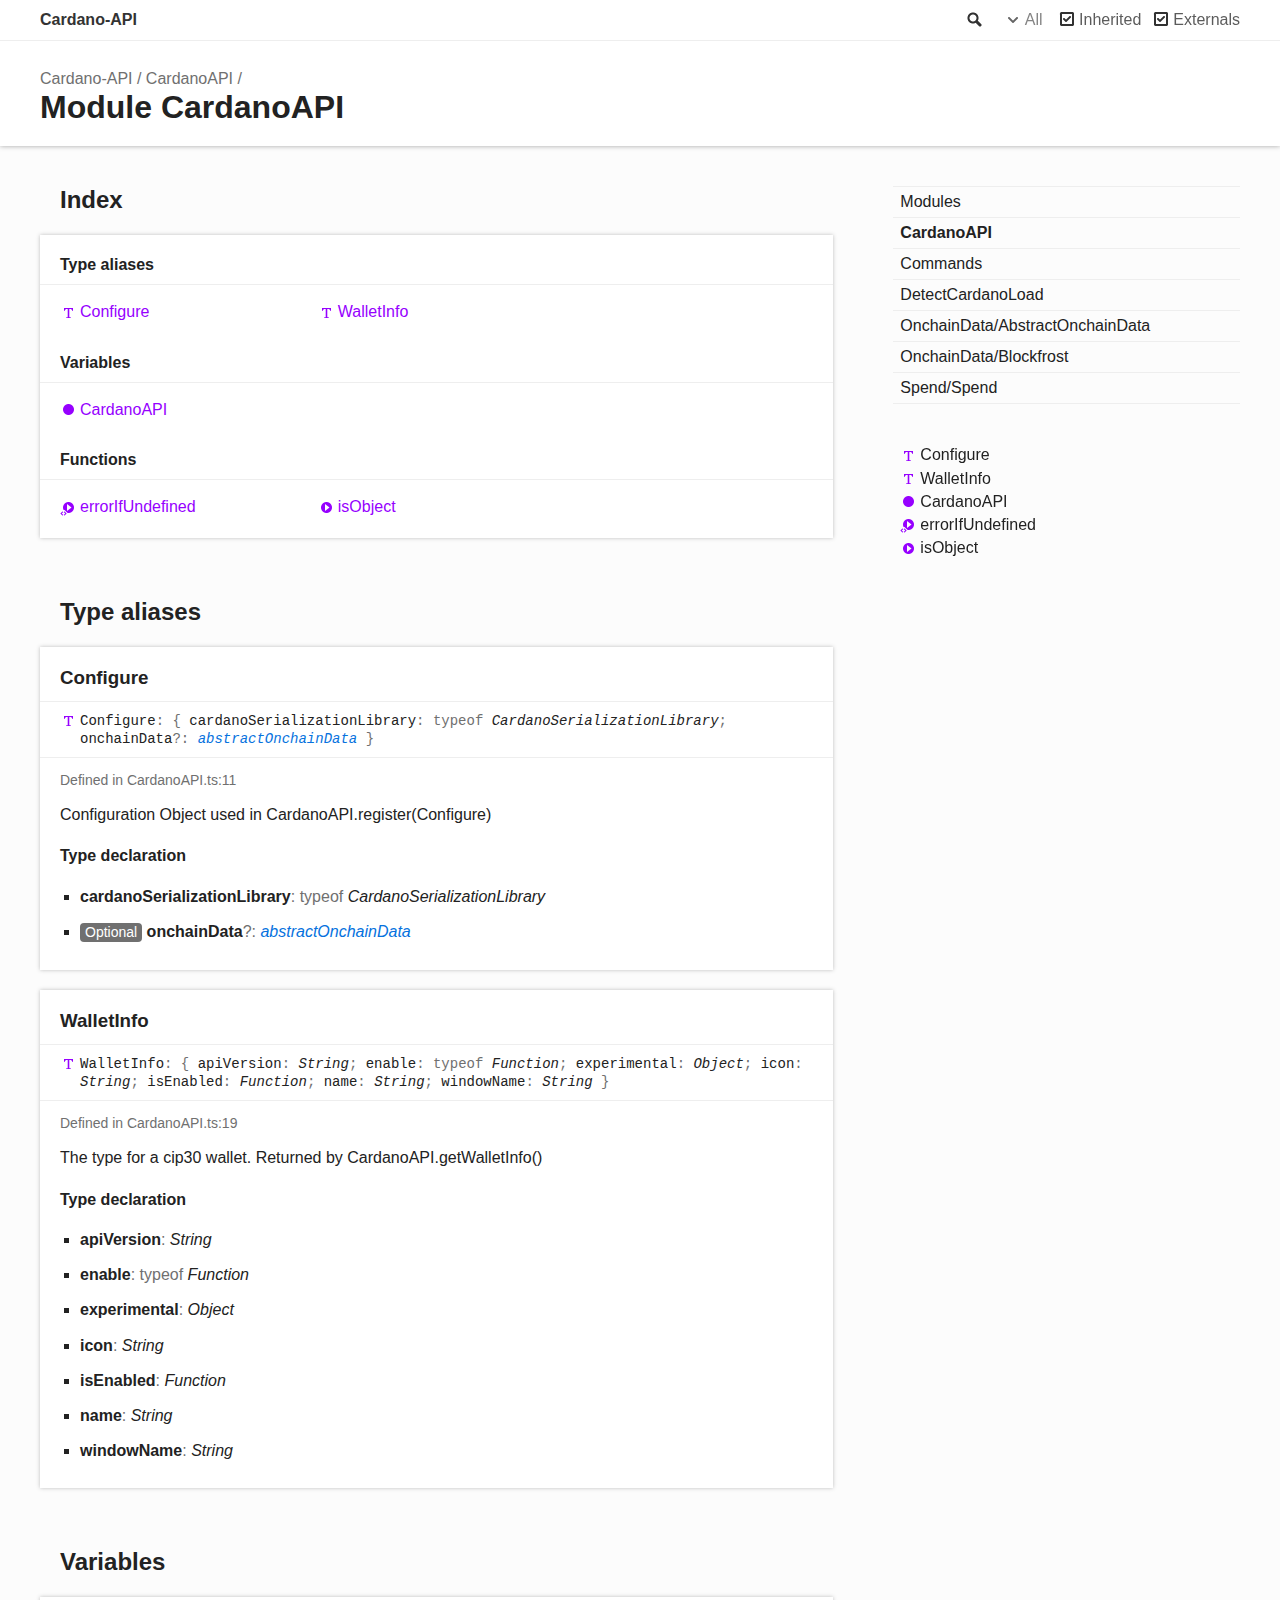
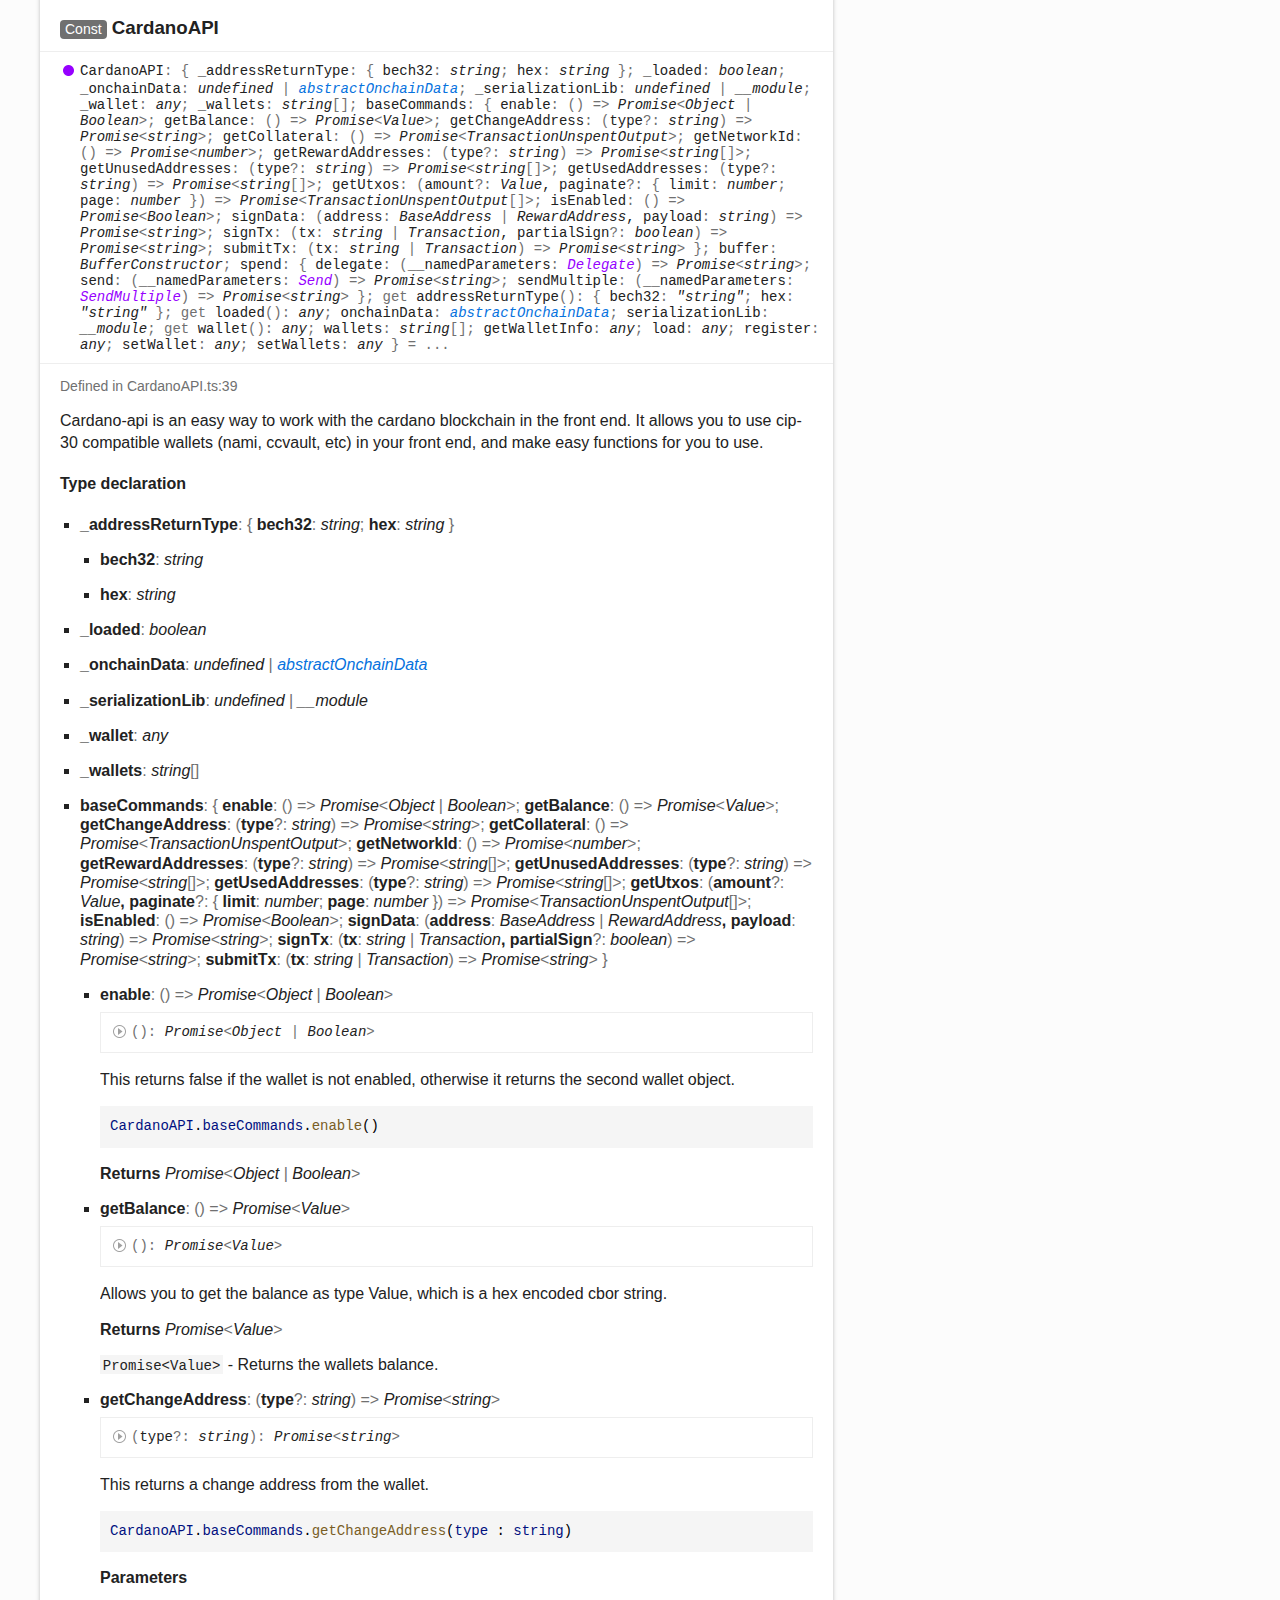
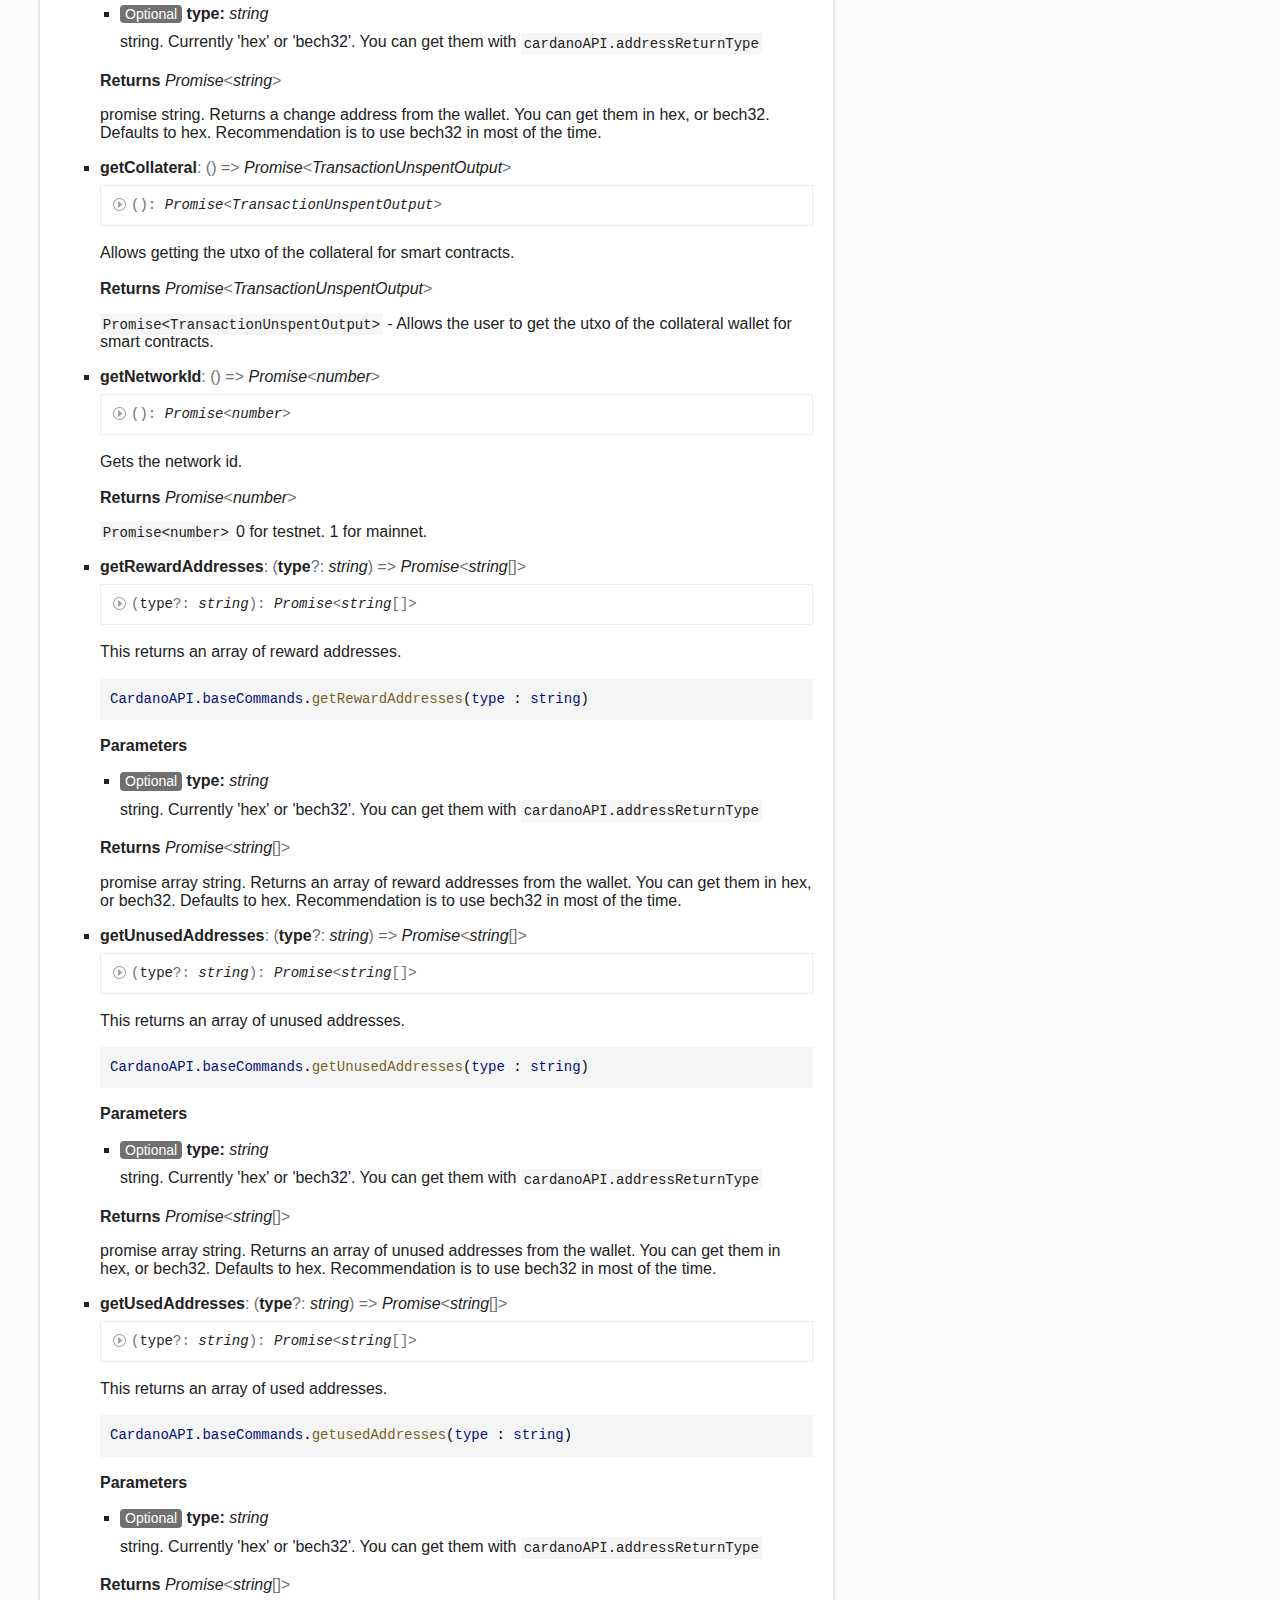
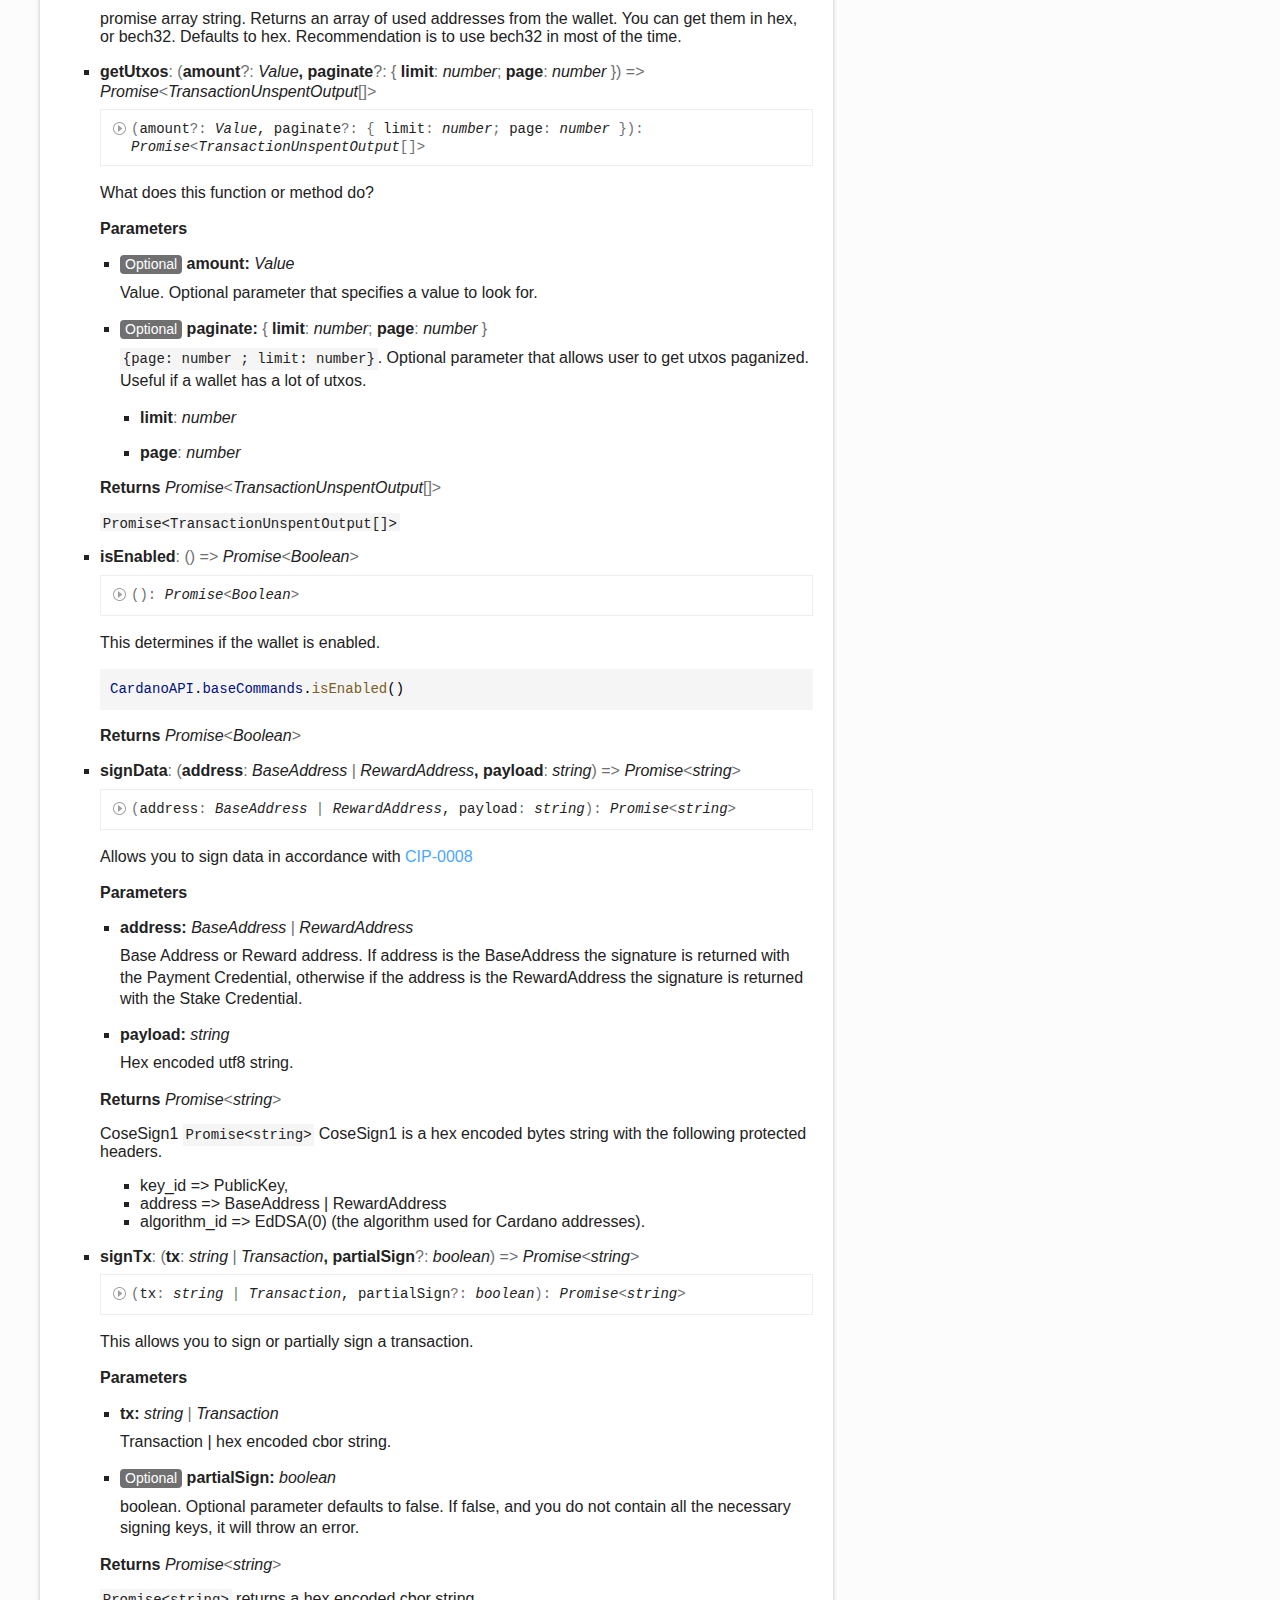
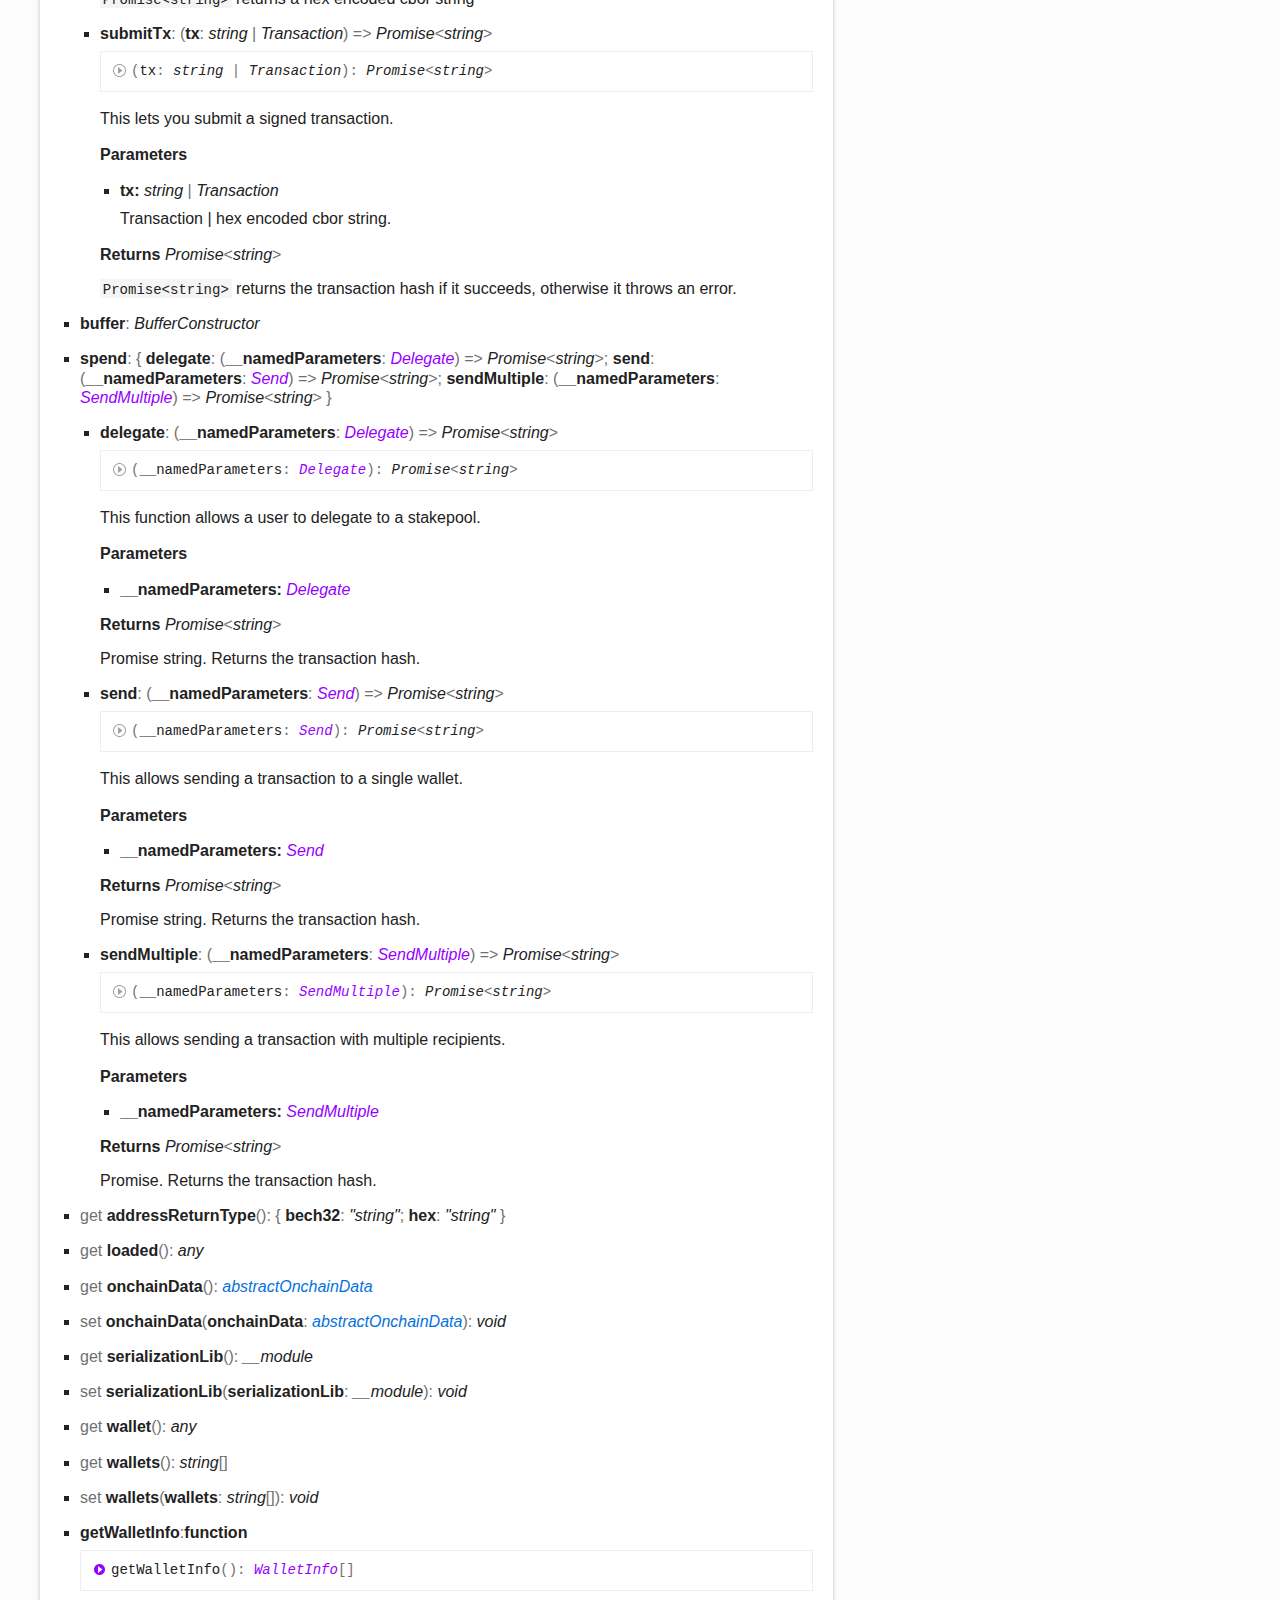
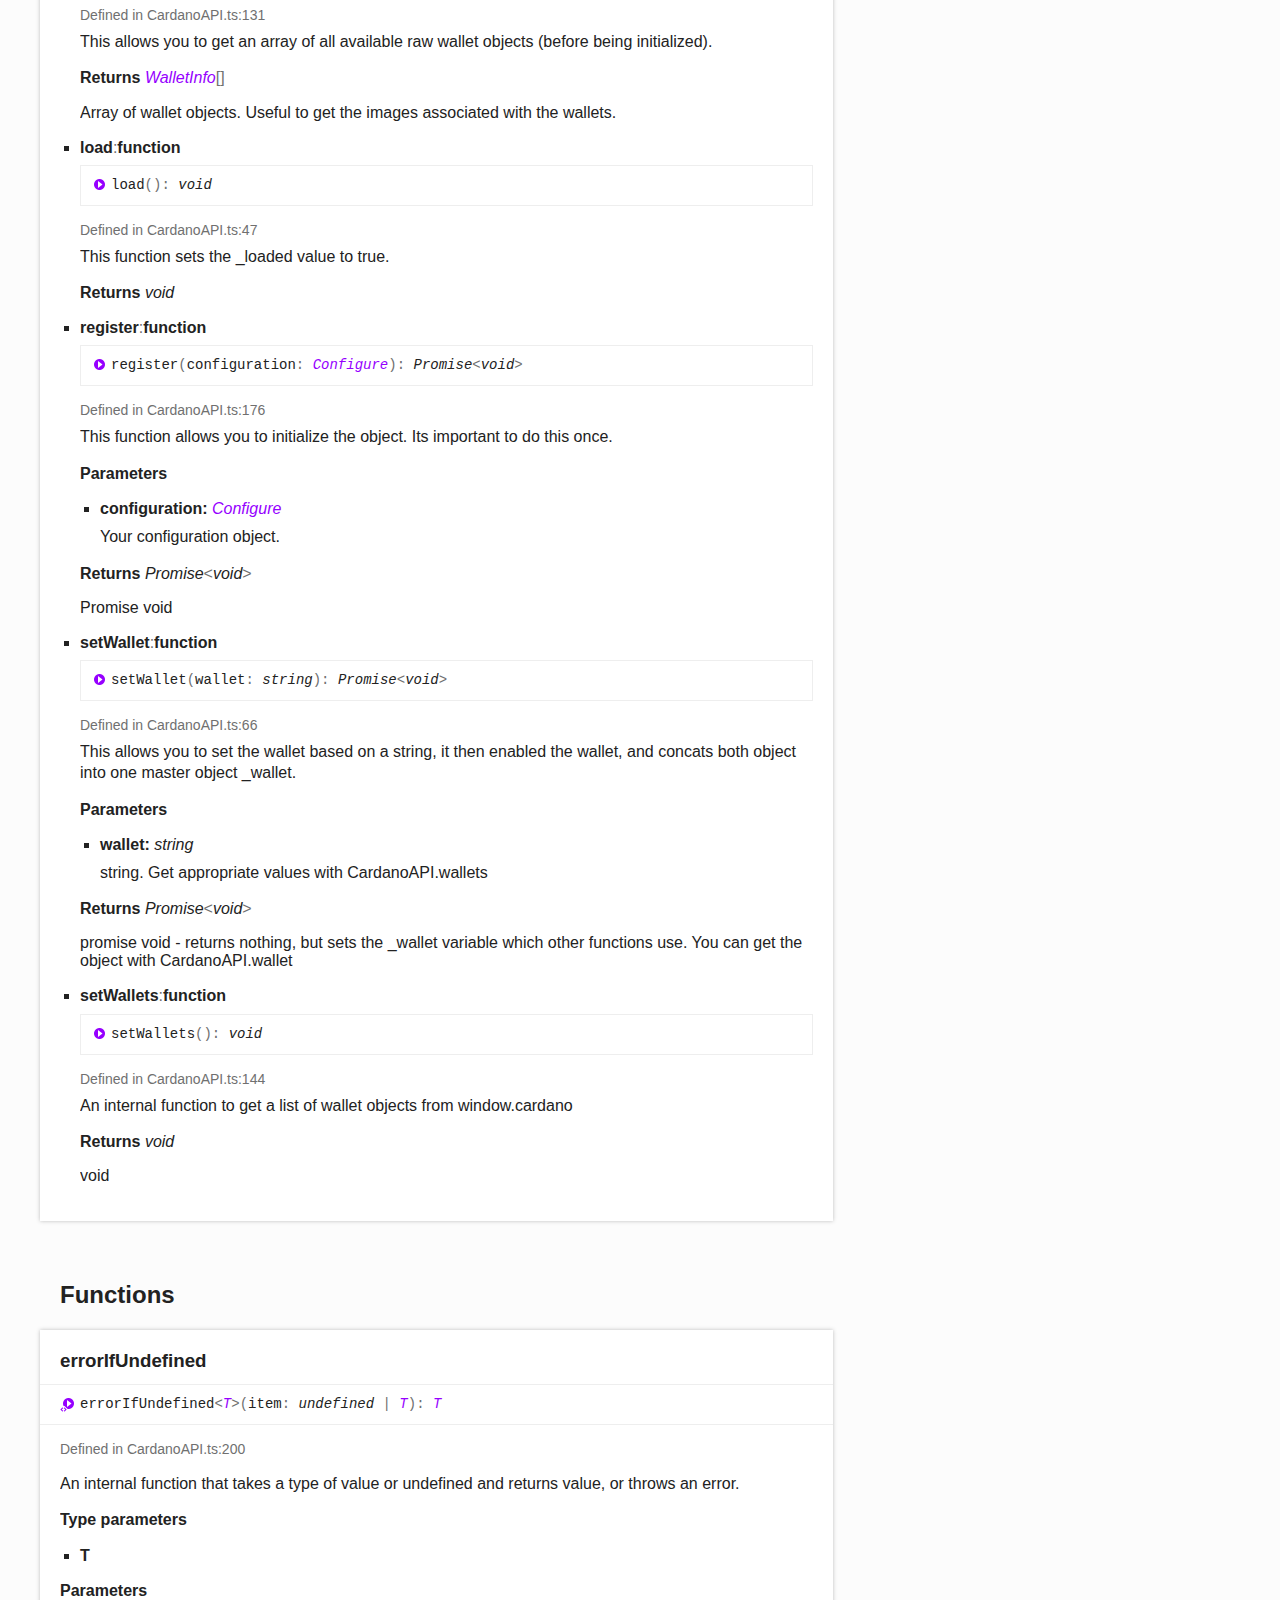
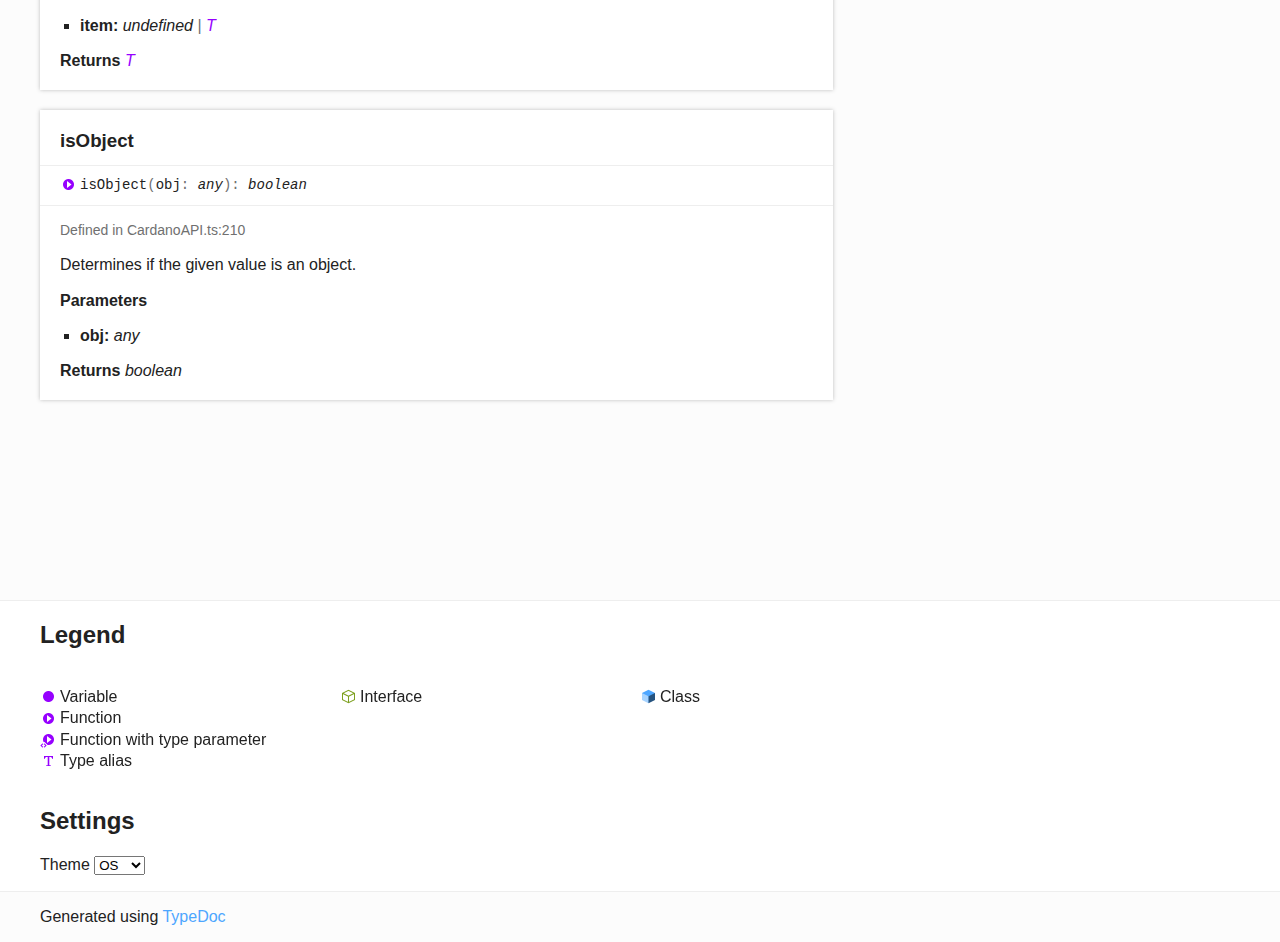
<file: modules/CardanoAPI.html>
<!DOCTYPE html><html class="default"><head><meta charSet="utf-8"/><meta http-equiv="x-ua-compatible" content="IE=edge"/><title>CardanoAPI | Cardano-API</title><meta name="description" content="Documentation for Cardano-API"/><meta name="viewport" content="width=device-width, initial-scale=1"/><link rel="stylesheet" href="../assets/style.css"/><link rel="stylesheet" href="../assets/highlight.css"/><script async src="../assets/search.js" id="search-script"></script></head><body><script>document.body.classList.add(localStorage.getItem("tsd-theme") || "os")</script><header><div class="tsd-page-toolbar"><div class="container"><div class="table-wrap"><div class="table-cell" id="tsd-search" data-base=".."><div class="field"><label for="tsd-search-field" class="tsd-widget search no-caption">Search</label><input type="text" id="tsd-search-field"/></div><ul class="results"><li class="state loading">Preparing search index...</li><li class="state failure">The search index is not available</li></ul><a href="../index.html" class="title">Cardano-API</a></div><div class="table-cell" id="tsd-widgets"><div id="tsd-filter"><a href="#" class="tsd-widget options no-caption" data-toggle="options">Options</a><div class="tsd-filter-group"><div class="tsd-select" id="tsd-filter-visibility"><span class="tsd-select-label">All</span><ul class="tsd-select-list"><li data-value="public">Public</li><li data-value="protected">Public/Protected</li><li data-value="private" class="selected">All</li></ul></div> <input type="checkbox" id="tsd-filter-inherited" checked/><label class="tsd-widget" for="tsd-filter-inherited">Inherited</label><input type="checkbox" id="tsd-filter-externals" checked/><label class="tsd-widget" for="tsd-filter-externals">Externals</label></div></div><a href="#" class="tsd-widget menu no-caption" data-toggle="menu">Menu</a></div></div></div></div><div class="tsd-page-title"><div class="container"><ul class="tsd-breadcrumb"><li><a href="../modules.html">Cardano-API</a></li><li><a href="CardanoAPI.html">CardanoAPI</a></li></ul><h1>Module CardanoAPI</h1></div></div></header><div class="container container-main"><div class="row"><div class="col-8 col-content"><section class="tsd-panel-group tsd-index-group"><h2>Index</h2><section class="tsd-panel tsd-index-panel"><div class="tsd-index-content"><section class="tsd-index-section "><h3>Type aliases</h3><ul class="tsd-index-list"><li class="tsd-kind-type-alias tsd-parent-kind-module"><a href="CardanoAPI.html#Configure" class="tsd-kind-icon">Configure</a></li><li class="tsd-kind-type-alias tsd-parent-kind-module"><a href="CardanoAPI.html#WalletInfo" class="tsd-kind-icon">Wallet<wbr/>Info</a></li></ul></section><section class="tsd-index-section "><h3>Variables</h3><ul class="tsd-index-list"><li class="tsd-kind-variable tsd-parent-kind-module"><a href="CardanoAPI.html#CardanoAPI-1" class="tsd-kind-icon">CardanoAPI</a></li></ul></section><section class="tsd-index-section "><h3>Functions</h3><ul class="tsd-index-list"><li class="tsd-kind-function tsd-parent-kind-module tsd-has-type-parameter"><a href="CardanoAPI.html#errorIfUndefined" class="tsd-kind-icon">error<wbr/>If<wbr/>Undefined</a></li><li class="tsd-kind-function tsd-parent-kind-module"><a href="CardanoAPI.html#isObject" class="tsd-kind-icon">is<wbr/>Object</a></li></ul></section></div></section></section><section class="tsd-panel-group tsd-member-group "><h2>Type aliases</h2><section class="tsd-panel tsd-member tsd-kind-type-alias tsd-parent-kind-module"><a id="Configure" class="tsd-anchor"></a><h3 class="tsd-anchor-link">Configure<a href="#Configure" aria-label="Permalink" class="tsd-anchor-icon"><svg xmlns="http://www.w3.org/2000/svg" class="icon icon-tabler icon-tabler-link" viewBox="0 0 24 24" stroke-width="2" stroke="currentColor" fill="none" stroke-linecap="round" stroke-linejoin="round"><path stroke="none" d="M0 0h24v24H0z" fill="none"></path><path d="M10 14a3.5 3.5 0 0 0 5 0l4 -4a3.5 3.5 0 0 0 -5 -5l-.5 .5"></path><path d="M14 10a3.5 3.5 0 0 0 -5 0l-4 4a3.5 3.5 0 0 0 5 5l.5 -.5"></path></svg></a></h3><div class="tsd-signature tsd-kind-icon">Configure<span class="tsd-signature-symbol">:</span> <span class="tsd-signature-symbol">{ </span>cardanoSerializationLibrary<span class="tsd-signature-symbol">: </span><span class="tsd-signature-symbol">typeof </span><span class="tsd-signature-type">CardanoSerializationLibrary</span><span class="tsd-signature-symbol">; </span>onchainData<span class="tsd-signature-symbol">?: </span><a href="../classes/OnchainData_AbstractOnchainData.abstractOnchainData.html" class="tsd-signature-type" data-tsd-kind="Class">abstractOnchainData</a><span class="tsd-signature-symbol"> }</span></div><aside class="tsd-sources"><ul><li>Defined in CardanoAPI.ts:11</li></ul></aside><div class="tsd-comment tsd-typography"><div class="lead">
<p>Configuration Object used in CardanoAPI.register(Configure)</p>
</div></div><div class="tsd-type-declaration"><h4>Type declaration</h4><ul class="tsd-parameters"><li class="tsd-parameter"><h5>cardano<wbr/>Serialization<wbr/>Library<span class="tsd-signature-symbol">: </span><span class="tsd-signature-symbol">typeof </span><span class="tsd-signature-type">CardanoSerializationLibrary</span></h5></li><li class="tsd-parameter"><h5><span class="tsd-flag ts-flagOptional">Optional</span> onchain<wbr/>Data<span class="tsd-signature-symbol">?: </span><a href="../classes/OnchainData_AbstractOnchainData.abstractOnchainData.html" class="tsd-signature-type" data-tsd-kind="Class">abstractOnchainData</a></h5></li></ul></div></section><section class="tsd-panel tsd-member tsd-kind-type-alias tsd-parent-kind-module"><a id="WalletInfo" class="tsd-anchor"></a><h3 class="tsd-anchor-link">Wallet<wbr/>Info<a href="#WalletInfo" aria-label="Permalink" class="tsd-anchor-icon"><svg xmlns="http://www.w3.org/2000/svg" class="icon icon-tabler icon-tabler-link" viewBox="0 0 24 24" stroke-width="2" stroke="currentColor" fill="none" stroke-linecap="round" stroke-linejoin="round"><path stroke="none" d="M0 0h24v24H0z" fill="none"></path><path d="M10 14a3.5 3.5 0 0 0 5 0l4 -4a3.5 3.5 0 0 0 -5 -5l-.5 .5"></path><path d="M14 10a3.5 3.5 0 0 0 -5 0l-4 4a3.5 3.5 0 0 0 5 5l.5 -.5"></path></svg></a></h3><div class="tsd-signature tsd-kind-icon">Wallet<wbr/>Info<span class="tsd-signature-symbol">:</span> <span class="tsd-signature-symbol">{ </span>apiVersion<span class="tsd-signature-symbol">: </span><span class="tsd-signature-type">String</span><span class="tsd-signature-symbol">; </span>enable<span class="tsd-signature-symbol">: </span><span class="tsd-signature-symbol">typeof </span><span class="tsd-signature-type">Function</span><span class="tsd-signature-symbol">; </span>experimental<span class="tsd-signature-symbol">: </span><span class="tsd-signature-type">Object</span><span class="tsd-signature-symbol">; </span>icon<span class="tsd-signature-symbol">: </span><span class="tsd-signature-type">String</span><span class="tsd-signature-symbol">; </span>isEnabled<span class="tsd-signature-symbol">: </span><span class="tsd-signature-type">Function</span><span class="tsd-signature-symbol">; </span>name<span class="tsd-signature-symbol">: </span><span class="tsd-signature-type">String</span><span class="tsd-signature-symbol">; </span>windowName<span class="tsd-signature-symbol">: </span><span class="tsd-signature-type">String</span><span class="tsd-signature-symbol"> }</span></div><aside class="tsd-sources"><ul><li>Defined in CardanoAPI.ts:19</li></ul></aside><div class="tsd-comment tsd-typography"><div class="lead">
<p>The type for a cip30 wallet. Returned by CardanoAPI.getWalletInfo()</p>
</div></div><div class="tsd-type-declaration"><h4>Type declaration</h4><ul class="tsd-parameters"><li class="tsd-parameter"><h5>api<wbr/>Version<span class="tsd-signature-symbol">: </span><span class="tsd-signature-type">String</span></h5></li><li class="tsd-parameter"><h5>enable<span class="tsd-signature-symbol">: </span><span class="tsd-signature-symbol">typeof </span><span class="tsd-signature-type">Function</span></h5></li><li class="tsd-parameter"><h5>experimental<span class="tsd-signature-symbol">: </span><span class="tsd-signature-type">Object</span></h5></li><li class="tsd-parameter"><h5>icon<span class="tsd-signature-symbol">: </span><span class="tsd-signature-type">String</span></h5></li><li class="tsd-parameter"><h5>is<wbr/>Enabled<span class="tsd-signature-symbol">: </span><span class="tsd-signature-type">Function</span></h5></li><li class="tsd-parameter"><h5>name<span class="tsd-signature-symbol">: </span><span class="tsd-signature-type">String</span></h5></li><li class="tsd-parameter"><h5>window<wbr/>Name<span class="tsd-signature-symbol">: </span><span class="tsd-signature-type">String</span></h5></li></ul></div></section></section><section class="tsd-panel-group tsd-member-group "><h2>Variables</h2><section class="tsd-panel tsd-member tsd-kind-variable tsd-parent-kind-module"><a id="CardanoAPI-1" class="tsd-anchor"></a><h3 class="tsd-anchor-link"><span class="tsd-flag ts-flagConst">Const</span> CardanoAPI<a href="#CardanoAPI-1" aria-label="Permalink" class="tsd-anchor-icon"><svg xmlns="http://www.w3.org/2000/svg" class="icon icon-tabler icon-tabler-link" viewBox="0 0 24 24" stroke-width="2" stroke="currentColor" fill="none" stroke-linecap="round" stroke-linejoin="round"><path stroke="none" d="M0 0h24v24H0z" fill="none"></path><path d="M10 14a3.5 3.5 0 0 0 5 0l4 -4a3.5 3.5 0 0 0 -5 -5l-.5 .5"></path><path d="M14 10a3.5 3.5 0 0 0 -5 0l-4 4a3.5 3.5 0 0 0 5 5l.5 -.5"></path></svg></a></h3><div class="tsd-signature tsd-kind-icon">CardanoAPI<span class="tsd-signature-symbol">:</span> <span class="tsd-signature-symbol">{ </span>_addressReturnType<span class="tsd-signature-symbol">: </span><span class="tsd-signature-symbol">{ </span>bech32<span class="tsd-signature-symbol">: </span><span class="tsd-signature-type">string</span><span class="tsd-signature-symbol">; </span>hex<span class="tsd-signature-symbol">: </span><span class="tsd-signature-type">string</span><span class="tsd-signature-symbol"> }</span><span class="tsd-signature-symbol">; </span>_loaded<span class="tsd-signature-symbol">: </span><span class="tsd-signature-type">boolean</span><span class="tsd-signature-symbol">; </span>_onchainData<span class="tsd-signature-symbol">: </span><span class="tsd-signature-type">undefined</span><span class="tsd-signature-symbol"> | </span><a href="../classes/OnchainData_AbstractOnchainData.abstractOnchainData.html" class="tsd-signature-type" data-tsd-kind="Class">abstractOnchainData</a><span class="tsd-signature-symbol">; </span>_serializationLib<span class="tsd-signature-symbol">: </span><span class="tsd-signature-type">undefined</span><span class="tsd-signature-symbol"> | </span><span class="tsd-signature-type">__module</span><span class="tsd-signature-symbol">; </span>_wallet<span class="tsd-signature-symbol">: </span><span class="tsd-signature-type">any</span><span class="tsd-signature-symbol">; </span>_wallets<span class="tsd-signature-symbol">: </span><span class="tsd-signature-type">string</span><span class="tsd-signature-symbol">[]</span><span class="tsd-signature-symbol">; </span>baseCommands<span class="tsd-signature-symbol">: </span><span class="tsd-signature-symbol">{ </span>enable<span class="tsd-signature-symbol">: </span><span class="tsd-signature-symbol">(</span><span class="tsd-signature-symbol">)</span><span class="tsd-signature-symbol"> =&gt; </span><span class="tsd-signature-type">Promise</span><span class="tsd-signature-symbol">&lt;</span><span class="tsd-signature-type">Object</span><span class="tsd-signature-symbol"> | </span><span class="tsd-signature-type">Boolean</span><span class="tsd-signature-symbol">&gt;</span><span class="tsd-signature-symbol">; </span>getBalance<span class="tsd-signature-symbol">: </span><span class="tsd-signature-symbol">(</span><span class="tsd-signature-symbol">)</span><span class="tsd-signature-symbol"> =&gt; </span><span class="tsd-signature-type">Promise</span><span class="tsd-signature-symbol">&lt;</span><span class="tsd-signature-type">Value</span><span class="tsd-signature-symbol">&gt;</span><span class="tsd-signature-symbol">; </span>getChangeAddress<span class="tsd-signature-symbol">: </span><span class="tsd-signature-symbol">(</span>type<span class="tsd-signature-symbol">?: </span><span class="tsd-signature-type">string</span><span class="tsd-signature-symbol">)</span><span class="tsd-signature-symbol"> =&gt; </span><span class="tsd-signature-type">Promise</span><span class="tsd-signature-symbol">&lt;</span><span class="tsd-signature-type">string</span><span class="tsd-signature-symbol">&gt;</span><span class="tsd-signature-symbol">; </span>getCollateral<span class="tsd-signature-symbol">: </span><span class="tsd-signature-symbol">(</span><span class="tsd-signature-symbol">)</span><span class="tsd-signature-symbol"> =&gt; </span><span class="tsd-signature-type">Promise</span><span class="tsd-signature-symbol">&lt;</span><span class="tsd-signature-type">TransactionUnspentOutput</span><span class="tsd-signature-symbol">&gt;</span><span class="tsd-signature-symbol">; </span>getNetworkId<span class="tsd-signature-symbol">: </span><span class="tsd-signature-symbol">(</span><span class="tsd-signature-symbol">)</span><span class="tsd-signature-symbol"> =&gt; </span><span class="tsd-signature-type">Promise</span><span class="tsd-signature-symbol">&lt;</span><span class="tsd-signature-type">number</span><span class="tsd-signature-symbol">&gt;</span><span class="tsd-signature-symbol">; </span>getRewardAddresses<span class="tsd-signature-symbol">: </span><span class="tsd-signature-symbol">(</span>type<span class="tsd-signature-symbol">?: </span><span class="tsd-signature-type">string</span><span class="tsd-signature-symbol">)</span><span class="tsd-signature-symbol"> =&gt; </span><span class="tsd-signature-type">Promise</span><span class="tsd-signature-symbol">&lt;</span><span class="tsd-signature-type">string</span><span class="tsd-signature-symbol">[]</span><span class="tsd-signature-symbol">&gt;</span><span class="tsd-signature-symbol">; </span>getUnusedAddresses<span class="tsd-signature-symbol">: </span><span class="tsd-signature-symbol">(</span>type<span class="tsd-signature-symbol">?: </span><span class="tsd-signature-type">string</span><span class="tsd-signature-symbol">)</span><span class="tsd-signature-symbol"> =&gt; </span><span class="tsd-signature-type">Promise</span><span class="tsd-signature-symbol">&lt;</span><span class="tsd-signature-type">string</span><span class="tsd-signature-symbol">[]</span><span class="tsd-signature-symbol">&gt;</span><span class="tsd-signature-symbol">; </span>getUsedAddresses<span class="tsd-signature-symbol">: </span><span class="tsd-signature-symbol">(</span>type<span class="tsd-signature-symbol">?: </span><span class="tsd-signature-type">string</span><span class="tsd-signature-symbol">)</span><span class="tsd-signature-symbol"> =&gt; </span><span class="tsd-signature-type">Promise</span><span class="tsd-signature-symbol">&lt;</span><span class="tsd-signature-type">string</span><span class="tsd-signature-symbol">[]</span><span class="tsd-signature-symbol">&gt;</span><span class="tsd-signature-symbol">; </span>getUtxos<span class="tsd-signature-symbol">: </span><span class="tsd-signature-symbol">(</span>amount<span class="tsd-signature-symbol">?: </span><span class="tsd-signature-type">Value</span>, paginate<span class="tsd-signature-symbol">?: </span><span class="tsd-signature-symbol">{ </span>limit<span class="tsd-signature-symbol">: </span><span class="tsd-signature-type">number</span><span class="tsd-signature-symbol">; </span>page<span class="tsd-signature-symbol">: </span><span class="tsd-signature-type">number</span><span class="tsd-signature-symbol"> }</span><span class="tsd-signature-symbol">)</span><span class="tsd-signature-symbol"> =&gt; </span><span class="tsd-signature-type">Promise</span><span class="tsd-signature-symbol">&lt;</span><span class="tsd-signature-type">TransactionUnspentOutput</span><span class="tsd-signature-symbol">[]</span><span class="tsd-signature-symbol">&gt;</span><span class="tsd-signature-symbol">; </span>isEnabled<span class="tsd-signature-symbol">: </span><span class="tsd-signature-symbol">(</span><span class="tsd-signature-symbol">)</span><span class="tsd-signature-symbol"> =&gt; </span><span class="tsd-signature-type">Promise</span><span class="tsd-signature-symbol">&lt;</span><span class="tsd-signature-type">Boolean</span><span class="tsd-signature-symbol">&gt;</span><span class="tsd-signature-symbol">; </span>signData<span class="tsd-signature-symbol">: </span><span class="tsd-signature-symbol">(</span>address<span class="tsd-signature-symbol">: </span><span class="tsd-signature-type">BaseAddress</span><span class="tsd-signature-symbol"> | </span><span class="tsd-signature-type">RewardAddress</span>, payload<span class="tsd-signature-symbol">: </span><span class="tsd-signature-type">string</span><span class="tsd-signature-symbol">)</span><span class="tsd-signature-symbol"> =&gt; </span><span class="tsd-signature-type">Promise</span><span class="tsd-signature-symbol">&lt;</span><span class="tsd-signature-type">string</span><span class="tsd-signature-symbol">&gt;</span><span class="tsd-signature-symbol">; </span>signTx<span class="tsd-signature-symbol">: </span><span class="tsd-signature-symbol">(</span>tx<span class="tsd-signature-symbol">: </span><span class="tsd-signature-type">string</span><span class="tsd-signature-symbol"> | </span><span class="tsd-signature-type">Transaction</span>, partialSign<span class="tsd-signature-symbol">?: </span><span class="tsd-signature-type">boolean</span><span class="tsd-signature-symbol">)</span><span class="tsd-signature-symbol"> =&gt; </span><span class="tsd-signature-type">Promise</span><span class="tsd-signature-symbol">&lt;</span><span class="tsd-signature-type">string</span><span class="tsd-signature-symbol">&gt;</span><span class="tsd-signature-symbol">; </span>submitTx<span class="tsd-signature-symbol">: </span><span class="tsd-signature-symbol">(</span>tx<span class="tsd-signature-symbol">: </span><span class="tsd-signature-type">string</span><span class="tsd-signature-symbol"> | </span><span class="tsd-signature-type">Transaction</span><span class="tsd-signature-symbol">)</span><span class="tsd-signature-symbol"> =&gt; </span><span class="tsd-signature-type">Promise</span><span class="tsd-signature-symbol">&lt;</span><span class="tsd-signature-type">string</span><span class="tsd-signature-symbol">&gt;</span><span class="tsd-signature-symbol"> }</span><span class="tsd-signature-symbol">; </span>buffer<span class="tsd-signature-symbol">: </span><span class="tsd-signature-type">BufferConstructor</span><span class="tsd-signature-symbol">; </span>spend<span class="tsd-signature-symbol">: </span><span class="tsd-signature-symbol">{ </span>delegate<span class="tsd-signature-symbol">: </span><span class="tsd-signature-symbol">(</span>__namedParameters<span class="tsd-signature-symbol">: </span><a href="Spend_Spend.html#Delegate" class="tsd-signature-type" data-tsd-kind="Type alias">Delegate</a><span class="tsd-signature-symbol">)</span><span class="tsd-signature-symbol"> =&gt; </span><span class="tsd-signature-type">Promise</span><span class="tsd-signature-symbol">&lt;</span><span class="tsd-signature-type">string</span><span class="tsd-signature-symbol">&gt;</span><span class="tsd-signature-symbol">; </span>send<span class="tsd-signature-symbol">: </span><span class="tsd-signature-symbol">(</span>__namedParameters<span class="tsd-signature-symbol">: </span><a href="Spend_Spend.html#Send" class="tsd-signature-type" data-tsd-kind="Type alias">Send</a><span class="tsd-signature-symbol">)</span><span class="tsd-signature-symbol"> =&gt; </span><span class="tsd-signature-type">Promise</span><span class="tsd-signature-symbol">&lt;</span><span class="tsd-signature-type">string</span><span class="tsd-signature-symbol">&gt;</span><span class="tsd-signature-symbol">; </span>sendMultiple<span class="tsd-signature-symbol">: </span><span class="tsd-signature-symbol">(</span>__namedParameters<span class="tsd-signature-symbol">: </span><a href="Spend_Spend.html#SendMultiple" class="tsd-signature-type" data-tsd-kind="Type alias">SendMultiple</a><span class="tsd-signature-symbol">)</span><span class="tsd-signature-symbol"> =&gt; </span><span class="tsd-signature-type">Promise</span><span class="tsd-signature-symbol">&lt;</span><span class="tsd-signature-type">string</span><span class="tsd-signature-symbol">&gt;</span><span class="tsd-signature-symbol"> }</span><span class="tsd-signature-symbol">; </span><span class="tsd-signature-symbol">get </span>addressReturnType<span class="tsd-signature-symbol">(): </span><span class="tsd-signature-symbol">{ </span>bech32<span class="tsd-signature-symbol">: </span><span class="tsd-signature-type">&quot;string&quot;</span><span class="tsd-signature-symbol">; </span>hex<span class="tsd-signature-symbol">: </span><span class="tsd-signature-type">&quot;string&quot;</span><span class="tsd-signature-symbol"> }</span><span class="tsd-signature-symbol">; </span><span class="tsd-signature-symbol">get </span>loaded<span class="tsd-signature-symbol">(): </span><span class="tsd-signature-type">any</span><span class="tsd-signature-symbol">; </span>onchainData<span class="tsd-signature-symbol">: </span><a href="../classes/OnchainData_AbstractOnchainData.abstractOnchainData.html" class="tsd-signature-type" data-tsd-kind="Class">abstractOnchainData</a><span class="tsd-signature-symbol">; </span>serializationLib<span class="tsd-signature-symbol">: </span><span class="tsd-signature-type">__module</span><span class="tsd-signature-symbol">; </span><span class="tsd-signature-symbol">get </span>wallet<span class="tsd-signature-symbol">(): </span><span class="tsd-signature-type">any</span><span class="tsd-signature-symbol">; </span>wallets<span class="tsd-signature-symbol">: </span><span class="tsd-signature-type">string</span><span class="tsd-signature-symbol">[]</span><span class="tsd-signature-symbol">; </span>getWalletInfo<span class="tsd-signature-symbol">: </span><span class="tsd-signature-type">any</span><span class="tsd-signature-symbol">; </span>load<span class="tsd-signature-symbol">: </span><span class="tsd-signature-type">any</span><span class="tsd-signature-symbol">; </span>register<span class="tsd-signature-symbol">: </span><span class="tsd-signature-type">any</span><span class="tsd-signature-symbol">; </span>setWallet<span class="tsd-signature-symbol">: </span><span class="tsd-signature-type">any</span><span class="tsd-signature-symbol">; </span>setWallets<span class="tsd-signature-symbol">: </span><span class="tsd-signature-type">any</span><span class="tsd-signature-symbol"> }</span><span class="tsd-signature-symbol"> = ...</span></div><aside class="tsd-sources"><ul><li>Defined in CardanoAPI.ts:39</li></ul></aside><div class="tsd-comment tsd-typography"><div class="lead">
<p>Cardano-api is an easy way to work with the cardano blockchain in the front end. It allows you to use cip-30 compatible wallets (nami, ccvault, etc) in your front end, and make easy functions for you to use.</p>
</div></div><div class="tsd-type-declaration"><h4>Type declaration</h4><ul class="tsd-parameters"><li class="tsd-parameter"><h5>_address<wbr/>Return<wbr/>Type<span class="tsd-signature-symbol">: </span><span class="tsd-signature-symbol">{ </span>bech32<span class="tsd-signature-symbol">: </span><span class="tsd-signature-type">string</span><span class="tsd-signature-symbol">; </span>hex<span class="tsd-signature-symbol">: </span><span class="tsd-signature-type">string</span><span class="tsd-signature-symbol"> }</span></h5><ul class="tsd-parameters"><li class="tsd-parameter"><h5>bech32<span class="tsd-signature-symbol">: </span><span class="tsd-signature-type">string</span></h5></li><li class="tsd-parameter"><h5>hex<span class="tsd-signature-symbol">: </span><span class="tsd-signature-type">string</span></h5></li></ul></li><li class="tsd-parameter"><h5>_loaded<span class="tsd-signature-symbol">: </span><span class="tsd-signature-type">boolean</span></h5></li><li class="tsd-parameter"><h5>_onchain<wbr/>Data<span class="tsd-signature-symbol">: </span><span class="tsd-signature-type">undefined</span><span class="tsd-signature-symbol"> | </span><a href="../classes/OnchainData_AbstractOnchainData.abstractOnchainData.html" class="tsd-signature-type" data-tsd-kind="Class">abstractOnchainData</a></h5></li><li class="tsd-parameter"><h5>_serialization<wbr/>Lib<span class="tsd-signature-symbol">: </span><span class="tsd-signature-type">undefined</span><span class="tsd-signature-symbol"> | </span><span class="tsd-signature-type">__module</span></h5></li><li class="tsd-parameter"><h5>_wallet<span class="tsd-signature-symbol">: </span><span class="tsd-signature-type">any</span></h5></li><li class="tsd-parameter"><h5>_wallets<span class="tsd-signature-symbol">: </span><span class="tsd-signature-type">string</span><span class="tsd-signature-symbol">[]</span></h5></li><li class="tsd-parameter"><h5>base<wbr/>Commands<span class="tsd-signature-symbol">: </span><span class="tsd-signature-symbol">{ </span>enable<span class="tsd-signature-symbol">: </span><span class="tsd-signature-symbol">(</span><span class="tsd-signature-symbol">)</span><span class="tsd-signature-symbol"> =&gt; </span><span class="tsd-signature-type">Promise</span><span class="tsd-signature-symbol">&lt;</span><span class="tsd-signature-type">Object</span><span class="tsd-signature-symbol"> | </span><span class="tsd-signature-type">Boolean</span><span class="tsd-signature-symbol">&gt;</span><span class="tsd-signature-symbol">; </span>getBalance<span class="tsd-signature-symbol">: </span><span class="tsd-signature-symbol">(</span><span class="tsd-signature-symbol">)</span><span class="tsd-signature-symbol"> =&gt; </span><span class="tsd-signature-type">Promise</span><span class="tsd-signature-symbol">&lt;</span><span class="tsd-signature-type">Value</span><span class="tsd-signature-symbol">&gt;</span><span class="tsd-signature-symbol">; </span>getChangeAddress<span class="tsd-signature-symbol">: </span><span class="tsd-signature-symbol">(</span>type<span class="tsd-signature-symbol">?: </span><span class="tsd-signature-type">string</span><span class="tsd-signature-symbol">)</span><span class="tsd-signature-symbol"> =&gt; </span><span class="tsd-signature-type">Promise</span><span class="tsd-signature-symbol">&lt;</span><span class="tsd-signature-type">string</span><span class="tsd-signature-symbol">&gt;</span><span class="tsd-signature-symbol">; </span>getCollateral<span class="tsd-signature-symbol">: </span><span class="tsd-signature-symbol">(</span><span class="tsd-signature-symbol">)</span><span class="tsd-signature-symbol"> =&gt; </span><span class="tsd-signature-type">Promise</span><span class="tsd-signature-symbol">&lt;</span><span class="tsd-signature-type">TransactionUnspentOutput</span><span class="tsd-signature-symbol">&gt;</span><span class="tsd-signature-symbol">; </span>getNetworkId<span class="tsd-signature-symbol">: </span><span class="tsd-signature-symbol">(</span><span class="tsd-signature-symbol">)</span><span class="tsd-signature-symbol"> =&gt; </span><span class="tsd-signature-type">Promise</span><span class="tsd-signature-symbol">&lt;</span><span class="tsd-signature-type">number</span><span class="tsd-signature-symbol">&gt;</span><span class="tsd-signature-symbol">; </span>getRewardAddresses<span class="tsd-signature-symbol">: </span><span class="tsd-signature-symbol">(</span>type<span class="tsd-signature-symbol">?: </span><span class="tsd-signature-type">string</span><span class="tsd-signature-symbol">)</span><span class="tsd-signature-symbol"> =&gt; </span><span class="tsd-signature-type">Promise</span><span class="tsd-signature-symbol">&lt;</span><span class="tsd-signature-type">string</span><span class="tsd-signature-symbol">[]</span><span class="tsd-signature-symbol">&gt;</span><span class="tsd-signature-symbol">; </span>getUnusedAddresses<span class="tsd-signature-symbol">: </span><span class="tsd-signature-symbol">(</span>type<span class="tsd-signature-symbol">?: </span><span class="tsd-signature-type">string</span><span class="tsd-signature-symbol">)</span><span class="tsd-signature-symbol"> =&gt; </span><span class="tsd-signature-type">Promise</span><span class="tsd-signature-symbol">&lt;</span><span class="tsd-signature-type">string</span><span class="tsd-signature-symbol">[]</span><span class="tsd-signature-symbol">&gt;</span><span class="tsd-signature-symbol">; </span>getUsedAddresses<span class="tsd-signature-symbol">: </span><span class="tsd-signature-symbol">(</span>type<span class="tsd-signature-symbol">?: </span><span class="tsd-signature-type">string</span><span class="tsd-signature-symbol">)</span><span class="tsd-signature-symbol"> =&gt; </span><span class="tsd-signature-type">Promise</span><span class="tsd-signature-symbol">&lt;</span><span class="tsd-signature-type">string</span><span class="tsd-signature-symbol">[]</span><span class="tsd-signature-symbol">&gt;</span><span class="tsd-signature-symbol">; </span>getUtxos<span class="tsd-signature-symbol">: </span><span class="tsd-signature-symbol">(</span>amount<span class="tsd-signature-symbol">?: </span><span class="tsd-signature-type">Value</span>, paginate<span class="tsd-signature-symbol">?: </span><span class="tsd-signature-symbol">{ </span>limit<span class="tsd-signature-symbol">: </span><span class="tsd-signature-type">number</span><span class="tsd-signature-symbol">; </span>page<span class="tsd-signature-symbol">: </span><span class="tsd-signature-type">number</span><span class="tsd-signature-symbol"> }</span><span class="tsd-signature-symbol">)</span><span class="tsd-signature-symbol"> =&gt; </span><span class="tsd-signature-type">Promise</span><span class="tsd-signature-symbol">&lt;</span><span class="tsd-signature-type">TransactionUnspentOutput</span><span class="tsd-signature-symbol">[]</span><span class="tsd-signature-symbol">&gt;</span><span class="tsd-signature-symbol">; </span>isEnabled<span class="tsd-signature-symbol">: </span><span class="tsd-signature-symbol">(</span><span class="tsd-signature-symbol">)</span><span class="tsd-signature-symbol"> =&gt; </span><span class="tsd-signature-type">Promise</span><span class="tsd-signature-symbol">&lt;</span><span class="tsd-signature-type">Boolean</span><span class="tsd-signature-symbol">&gt;</span><span class="tsd-signature-symbol">; </span>signData<span class="tsd-signature-symbol">: </span><span class="tsd-signature-symbol">(</span>address<span class="tsd-signature-symbol">: </span><span class="tsd-signature-type">BaseAddress</span><span class="tsd-signature-symbol"> | </span><span class="tsd-signature-type">RewardAddress</span>, payload<span class="tsd-signature-symbol">: </span><span class="tsd-signature-type">string</span><span class="tsd-signature-symbol">)</span><span class="tsd-signature-symbol"> =&gt; </span><span class="tsd-signature-type">Promise</span><span class="tsd-signature-symbol">&lt;</span><span class="tsd-signature-type">string</span><span class="tsd-signature-symbol">&gt;</span><span class="tsd-signature-symbol">; </span>signTx<span class="tsd-signature-symbol">: </span><span class="tsd-signature-symbol">(</span>tx<span class="tsd-signature-symbol">: </span><span class="tsd-signature-type">string</span><span class="tsd-signature-symbol"> | </span><span class="tsd-signature-type">Transaction</span>, partialSign<span class="tsd-signature-symbol">?: </span><span class="tsd-signature-type">boolean</span><span class="tsd-signature-symbol">)</span><span class="tsd-signature-symbol"> =&gt; </span><span class="tsd-signature-type">Promise</span><span class="tsd-signature-symbol">&lt;</span><span class="tsd-signature-type">string</span><span class="tsd-signature-symbol">&gt;</span><span class="tsd-signature-symbol">; </span>submitTx<span class="tsd-signature-symbol">: </span><span class="tsd-signature-symbol">(</span>tx<span class="tsd-signature-symbol">: </span><span class="tsd-signature-type">string</span><span class="tsd-signature-symbol"> | </span><span class="tsd-signature-type">Transaction</span><span class="tsd-signature-symbol">)</span><span class="tsd-signature-symbol"> =&gt; </span><span class="tsd-signature-type">Promise</span><span class="tsd-signature-symbol">&lt;</span><span class="tsd-signature-type">string</span><span class="tsd-signature-symbol">&gt;</span><span class="tsd-signature-symbol"> }</span></h5><ul class="tsd-parameters"><li class="tsd-parameter"><h5>enable<span class="tsd-signature-symbol">: </span><span class="tsd-signature-symbol">(</span><span class="tsd-signature-symbol">)</span><span class="tsd-signature-symbol"> =&gt; </span><span class="tsd-signature-type">Promise</span><span class="tsd-signature-symbol">&lt;</span><span class="tsd-signature-type">Object</span><span class="tsd-signature-symbol"> | </span><span class="tsd-signature-type">Boolean</span><span class="tsd-signature-symbol">&gt;</span></h5><ul class="tsd-parameters"><li class="tsd-parameter-signature"><ul class="tsd-signatures tsd-kind-type-literal tsd-parent-kind-type-literal"><li class="tsd-signature tsd-kind-icon"><span class="tsd-signature-symbol">(</span><span class="tsd-signature-symbol">)</span><span class="tsd-signature-symbol">: </span><span class="tsd-signature-type">Promise</span><span class="tsd-signature-symbol">&lt;</span><span class="tsd-signature-type">Object</span><span class="tsd-signature-symbol"> | </span><span class="tsd-signature-type">Boolean</span><span class="tsd-signature-symbol">&gt;</span></li></ul><ul class="tsd-descriptions"><li class="tsd-description"><div class="tsd-comment tsd-typography"><div class="lead">
<p>This returns false if the wallet is not enabled, otherwise it returns the second wallet object.</p>
</div><div><pre><code class="language-typescript"><span class="hl-2">CardanoAPI</span><span class="hl-0">.</span><span class="hl-2">baseCommands</span><span class="hl-0">.</span><span class="hl-6">enable</span><span class="hl-0">()</span>
</code></pre>
</div></div><h4 class="tsd-returns-title">Returns <span class="tsd-signature-type">Promise</span><span class="tsd-signature-symbol">&lt;</span><span class="tsd-signature-type">Object</span><span class="tsd-signature-symbol"> | </span><span class="tsd-signature-type">Boolean</span><span class="tsd-signature-symbol">&gt;</span></h4></li></ul></li></ul></li><li class="tsd-parameter"><h5>get<wbr/>Balance<span class="tsd-signature-symbol">: </span><span class="tsd-signature-symbol">(</span><span class="tsd-signature-symbol">)</span><span class="tsd-signature-symbol"> =&gt; </span><span class="tsd-signature-type">Promise</span><span class="tsd-signature-symbol">&lt;</span><span class="tsd-signature-type">Value</span><span class="tsd-signature-symbol">&gt;</span></h5><ul class="tsd-parameters"><li class="tsd-parameter-signature"><ul class="tsd-signatures tsd-kind-type-literal tsd-parent-kind-type-literal"><li class="tsd-signature tsd-kind-icon"><span class="tsd-signature-symbol">(</span><span class="tsd-signature-symbol">)</span><span class="tsd-signature-symbol">: </span><span class="tsd-signature-type">Promise</span><span class="tsd-signature-symbol">&lt;</span><span class="tsd-signature-type">Value</span><span class="tsd-signature-symbol">&gt;</span></li></ul><ul class="tsd-descriptions"><li class="tsd-description"><div class="tsd-comment tsd-typography"><div class="lead">
<p>Allows you to get the balance as type Value, which is a hex encoded cbor string.</p>
</div></div><h4 class="tsd-returns-title">Returns <span class="tsd-signature-type">Promise</span><span class="tsd-signature-symbol">&lt;</span><span class="tsd-signature-type">Value</span><span class="tsd-signature-symbol">&gt;</span></h4><div><p><code>Promise&lt;Value&gt;</code> - Returns the wallets balance.</p>
</div></li></ul></li></ul></li><li class="tsd-parameter"><h5>get<wbr/>Change<wbr/>Address<span class="tsd-signature-symbol">: </span><span class="tsd-signature-symbol">(</span>type<span class="tsd-signature-symbol">?: </span><span class="tsd-signature-type">string</span><span class="tsd-signature-symbol">)</span><span class="tsd-signature-symbol"> =&gt; </span><span class="tsd-signature-type">Promise</span><span class="tsd-signature-symbol">&lt;</span><span class="tsd-signature-type">string</span><span class="tsd-signature-symbol">&gt;</span></h5><ul class="tsd-parameters"><li class="tsd-parameter-signature"><ul class="tsd-signatures tsd-kind-type-literal tsd-parent-kind-type-literal"><li class="tsd-signature tsd-kind-icon"><span class="tsd-signature-symbol">(</span>type<span class="tsd-signature-symbol">?: </span><span class="tsd-signature-type">string</span><span class="tsd-signature-symbol">)</span><span class="tsd-signature-symbol">: </span><span class="tsd-signature-type">Promise</span><span class="tsd-signature-symbol">&lt;</span><span class="tsd-signature-type">string</span><span class="tsd-signature-symbol">&gt;</span></li></ul><ul class="tsd-descriptions"><li class="tsd-description"><div class="tsd-comment tsd-typography"><div class="lead">
<p>This returns a change address from the wallet.</p>
</div><div><pre><code class="language-typescript"><span class="hl-2">CardanoAPI</span><span class="hl-0">.</span><span class="hl-2">baseCommands</span><span class="hl-0">.</span><span class="hl-6">getChangeAddress</span><span class="hl-0">(</span><span class="hl-2">type</span><span class="hl-0"> : </span><span class="hl-2">string</span><span class="hl-0">)</span>
</code></pre>
</div></div><h4 class="tsd-parameters-title">Parameters</h4><ul class="tsd-parameters"><li><h5><span class="tsd-flag ts-flagOptional">Optional</span> type: <span class="tsd-signature-type">string</span></h5><div class="tsd-comment tsd-typography"><div class="lead">
<p>string. Currently &#39;hex&#39; or &#39;bech32&#39;. You can get them with <code>cardanoAPI.addressReturnType</code></p>
</div></div></li></ul><h4 class="tsd-returns-title">Returns <span class="tsd-signature-type">Promise</span><span class="tsd-signature-symbol">&lt;</span><span class="tsd-signature-type">string</span><span class="tsd-signature-symbol">&gt;</span></h4><div><p>promise string. Returns a change address from the wallet. You can get them in hex, or bech32. Defaults to hex. Recommendation is to use bech32 in most of the time.</p>
</div></li></ul></li></ul></li><li class="tsd-parameter"><h5>get<wbr/>Collateral<span class="tsd-signature-symbol">: </span><span class="tsd-signature-symbol">(</span><span class="tsd-signature-symbol">)</span><span class="tsd-signature-symbol"> =&gt; </span><span class="tsd-signature-type">Promise</span><span class="tsd-signature-symbol">&lt;</span><span class="tsd-signature-type">TransactionUnspentOutput</span><span class="tsd-signature-symbol">&gt;</span></h5><ul class="tsd-parameters"><li class="tsd-parameter-signature"><ul class="tsd-signatures tsd-kind-type-literal tsd-parent-kind-type-literal"><li class="tsd-signature tsd-kind-icon"><span class="tsd-signature-symbol">(</span><span class="tsd-signature-symbol">)</span><span class="tsd-signature-symbol">: </span><span class="tsd-signature-type">Promise</span><span class="tsd-signature-symbol">&lt;</span><span class="tsd-signature-type">TransactionUnspentOutput</span><span class="tsd-signature-symbol">&gt;</span></li></ul><ul class="tsd-descriptions"><li class="tsd-description"><div class="tsd-comment tsd-typography"><div class="lead">
<p>Allows getting the utxo of the collateral for smart contracts.</p>
</div></div><h4 class="tsd-returns-title">Returns <span class="tsd-signature-type">Promise</span><span class="tsd-signature-symbol">&lt;</span><span class="tsd-signature-type">TransactionUnspentOutput</span><span class="tsd-signature-symbol">&gt;</span></h4><div><p><code>Promise&lt;TransactionUnspentOutput&gt;</code> - Allows the user to get the utxo of the collateral wallet for smart contracts.</p>
</div></li></ul></li></ul></li><li class="tsd-parameter"><h5>get<wbr/>Network<wbr/>Id<span class="tsd-signature-symbol">: </span><span class="tsd-signature-symbol">(</span><span class="tsd-signature-symbol">)</span><span class="tsd-signature-symbol"> =&gt; </span><span class="tsd-signature-type">Promise</span><span class="tsd-signature-symbol">&lt;</span><span class="tsd-signature-type">number</span><span class="tsd-signature-symbol">&gt;</span></h5><ul class="tsd-parameters"><li class="tsd-parameter-signature"><ul class="tsd-signatures tsd-kind-type-literal tsd-parent-kind-type-literal"><li class="tsd-signature tsd-kind-icon"><span class="tsd-signature-symbol">(</span><span class="tsd-signature-symbol">)</span><span class="tsd-signature-symbol">: </span><span class="tsd-signature-type">Promise</span><span class="tsd-signature-symbol">&lt;</span><span class="tsd-signature-type">number</span><span class="tsd-signature-symbol">&gt;</span></li></ul><ul class="tsd-descriptions"><li class="tsd-description"><div class="tsd-comment tsd-typography"><div class="lead">
<p>Gets the network id.</p>
</div></div><h4 class="tsd-returns-title">Returns <span class="tsd-signature-type">Promise</span><span class="tsd-signature-symbol">&lt;</span><span class="tsd-signature-type">number</span><span class="tsd-signature-symbol">&gt;</span></h4><div><p><code>Promise&lt;number&gt;</code> 0 for testnet. 1 for mainnet.</p>
</div></li></ul></li></ul></li><li class="tsd-parameter"><h5>get<wbr/>Reward<wbr/>Addresses<span class="tsd-signature-symbol">: </span><span class="tsd-signature-symbol">(</span>type<span class="tsd-signature-symbol">?: </span><span class="tsd-signature-type">string</span><span class="tsd-signature-symbol">)</span><span class="tsd-signature-symbol"> =&gt; </span><span class="tsd-signature-type">Promise</span><span class="tsd-signature-symbol">&lt;</span><span class="tsd-signature-type">string</span><span class="tsd-signature-symbol">[]</span><span class="tsd-signature-symbol">&gt;</span></h5><ul class="tsd-parameters"><li class="tsd-parameter-signature"><ul class="tsd-signatures tsd-kind-type-literal tsd-parent-kind-type-literal"><li class="tsd-signature tsd-kind-icon"><span class="tsd-signature-symbol">(</span>type<span class="tsd-signature-symbol">?: </span><span class="tsd-signature-type">string</span><span class="tsd-signature-symbol">)</span><span class="tsd-signature-symbol">: </span><span class="tsd-signature-type">Promise</span><span class="tsd-signature-symbol">&lt;</span><span class="tsd-signature-type">string</span><span class="tsd-signature-symbol">[]</span><span class="tsd-signature-symbol">&gt;</span></li></ul><ul class="tsd-descriptions"><li class="tsd-description"><div class="tsd-comment tsd-typography"><div class="lead">
<p>This returns an array of reward addresses.</p>
</div><div><pre><code class="language-typescript"><span class="hl-2">CardanoAPI</span><span class="hl-0">.</span><span class="hl-2">baseCommands</span><span class="hl-0">.</span><span class="hl-6">getRewardAddresses</span><span class="hl-0">(</span><span class="hl-2">type</span><span class="hl-0"> : </span><span class="hl-2">string</span><span class="hl-0">)</span>
</code></pre>
</div></div><h4 class="tsd-parameters-title">Parameters</h4><ul class="tsd-parameters"><li><h5><span class="tsd-flag ts-flagOptional">Optional</span> type: <span class="tsd-signature-type">string</span></h5><div class="tsd-comment tsd-typography"><div class="lead">
<p>string. Currently &#39;hex&#39; or &#39;bech32&#39;. You can get them with <code>cardanoAPI.addressReturnType</code></p>
</div></div></li></ul><h4 class="tsd-returns-title">Returns <span class="tsd-signature-type">Promise</span><span class="tsd-signature-symbol">&lt;</span><span class="tsd-signature-type">string</span><span class="tsd-signature-symbol">[]</span><span class="tsd-signature-symbol">&gt;</span></h4><div><p>promise array string. Returns an array of reward addresses from the wallet. You can get them in hex, or bech32. Defaults to hex. Recommendation is to use bech32 in most of the time.</p>
</div></li></ul></li></ul></li><li class="tsd-parameter"><h5>get<wbr/>Unused<wbr/>Addresses<span class="tsd-signature-symbol">: </span><span class="tsd-signature-symbol">(</span>type<span class="tsd-signature-symbol">?: </span><span class="tsd-signature-type">string</span><span class="tsd-signature-symbol">)</span><span class="tsd-signature-symbol"> =&gt; </span><span class="tsd-signature-type">Promise</span><span class="tsd-signature-symbol">&lt;</span><span class="tsd-signature-type">string</span><span class="tsd-signature-symbol">[]</span><span class="tsd-signature-symbol">&gt;</span></h5><ul class="tsd-parameters"><li class="tsd-parameter-signature"><ul class="tsd-signatures tsd-kind-type-literal tsd-parent-kind-type-literal"><li class="tsd-signature tsd-kind-icon"><span class="tsd-signature-symbol">(</span>type<span class="tsd-signature-symbol">?: </span><span class="tsd-signature-type">string</span><span class="tsd-signature-symbol">)</span><span class="tsd-signature-symbol">: </span><span class="tsd-signature-type">Promise</span><span class="tsd-signature-symbol">&lt;</span><span class="tsd-signature-type">string</span><span class="tsd-signature-symbol">[]</span><span class="tsd-signature-symbol">&gt;</span></li></ul><ul class="tsd-descriptions"><li class="tsd-description"><div class="tsd-comment tsd-typography"><div class="lead">
<p>This returns an array of unused addresses.</p>
</div><div><pre><code class="language-typescript"><span class="hl-2">CardanoAPI</span><span class="hl-0">.</span><span class="hl-2">baseCommands</span><span class="hl-0">.</span><span class="hl-6">getUnusedAddresses</span><span class="hl-0">(</span><span class="hl-2">type</span><span class="hl-0"> : </span><span class="hl-2">string</span><span class="hl-0">)</span>
</code></pre>
</div></div><h4 class="tsd-parameters-title">Parameters</h4><ul class="tsd-parameters"><li><h5><span class="tsd-flag ts-flagOptional">Optional</span> type: <span class="tsd-signature-type">string</span></h5><div class="tsd-comment tsd-typography"><div class="lead">
<p>string. Currently &#39;hex&#39; or &#39;bech32&#39;. You can get them with <code>cardanoAPI.addressReturnType</code></p>
</div></div></li></ul><h4 class="tsd-returns-title">Returns <span class="tsd-signature-type">Promise</span><span class="tsd-signature-symbol">&lt;</span><span class="tsd-signature-type">string</span><span class="tsd-signature-symbol">[]</span><span class="tsd-signature-symbol">&gt;</span></h4><div><p>promise array string. Returns an array of unused addresses from the wallet. You can get them in hex, or bech32. Defaults to hex. Recommendation is to use bech32 in most of the time.</p>
</div></li></ul></li></ul></li><li class="tsd-parameter"><h5>get<wbr/>Used<wbr/>Addresses<span class="tsd-signature-symbol">: </span><span class="tsd-signature-symbol">(</span>type<span class="tsd-signature-symbol">?: </span><span class="tsd-signature-type">string</span><span class="tsd-signature-symbol">)</span><span class="tsd-signature-symbol"> =&gt; </span><span class="tsd-signature-type">Promise</span><span class="tsd-signature-symbol">&lt;</span><span class="tsd-signature-type">string</span><span class="tsd-signature-symbol">[]</span><span class="tsd-signature-symbol">&gt;</span></h5><ul class="tsd-parameters"><li class="tsd-parameter-signature"><ul class="tsd-signatures tsd-kind-type-literal tsd-parent-kind-type-literal"><li class="tsd-signature tsd-kind-icon"><span class="tsd-signature-symbol">(</span>type<span class="tsd-signature-symbol">?: </span><span class="tsd-signature-type">string</span><span class="tsd-signature-symbol">)</span><span class="tsd-signature-symbol">: </span><span class="tsd-signature-type">Promise</span><span class="tsd-signature-symbol">&lt;</span><span class="tsd-signature-type">string</span><span class="tsd-signature-symbol">[]</span><span class="tsd-signature-symbol">&gt;</span></li></ul><ul class="tsd-descriptions"><li class="tsd-description"><div class="tsd-comment tsd-typography"><div class="lead">
<p>This returns an array of used addresses.</p>
</div><div><pre><code class="language-typescript"><span class="hl-2">CardanoAPI</span><span class="hl-0">.</span><span class="hl-2">baseCommands</span><span class="hl-0">.</span><span class="hl-6">getusedAddresses</span><span class="hl-0">(</span><span class="hl-2">type</span><span class="hl-0"> : </span><span class="hl-2">string</span><span class="hl-0">)</span>
</code></pre>
</div></div><h4 class="tsd-parameters-title">Parameters</h4><ul class="tsd-parameters"><li><h5><span class="tsd-flag ts-flagOptional">Optional</span> type: <span class="tsd-signature-type">string</span></h5><div class="tsd-comment tsd-typography"><div class="lead">
<p>string. Currently &#39;hex&#39; or &#39;bech32&#39;. You can get them with <code>cardanoAPI.addressReturnType</code></p>
</div></div></li></ul><h4 class="tsd-returns-title">Returns <span class="tsd-signature-type">Promise</span><span class="tsd-signature-symbol">&lt;</span><span class="tsd-signature-type">string</span><span class="tsd-signature-symbol">[]</span><span class="tsd-signature-symbol">&gt;</span></h4><div><p>promise array string. Returns an array of used addresses from the wallet. You can get them in hex, or bech32. Defaults to hex. Recommendation is to use bech32 in most of the time.</p>
</div></li></ul></li></ul></li><li class="tsd-parameter"><h5>get<wbr/>Utxos<span class="tsd-signature-symbol">: </span><span class="tsd-signature-symbol">(</span>amount<span class="tsd-signature-symbol">?: </span><span class="tsd-signature-type">Value</span>, paginate<span class="tsd-signature-symbol">?: </span><span class="tsd-signature-symbol">{ </span>limit<span class="tsd-signature-symbol">: </span><span class="tsd-signature-type">number</span><span class="tsd-signature-symbol">; </span>page<span class="tsd-signature-symbol">: </span><span class="tsd-signature-type">number</span><span class="tsd-signature-symbol"> }</span><span class="tsd-signature-symbol">)</span><span class="tsd-signature-symbol"> =&gt; </span><span class="tsd-signature-type">Promise</span><span class="tsd-signature-symbol">&lt;</span><span class="tsd-signature-type">TransactionUnspentOutput</span><span class="tsd-signature-symbol">[]</span><span class="tsd-signature-symbol">&gt;</span></h5><ul class="tsd-parameters"><li class="tsd-parameter-signature"><ul class="tsd-signatures tsd-kind-type-literal tsd-parent-kind-type-literal"><li class="tsd-signature tsd-kind-icon"><span class="tsd-signature-symbol">(</span>amount<span class="tsd-signature-symbol">?: </span><span class="tsd-signature-type">Value</span>, paginate<span class="tsd-signature-symbol">?: </span><span class="tsd-signature-symbol">{ </span>limit<span class="tsd-signature-symbol">: </span><span class="tsd-signature-type">number</span><span class="tsd-signature-symbol">; </span>page<span class="tsd-signature-symbol">: </span><span class="tsd-signature-type">number</span><span class="tsd-signature-symbol"> }</span><span class="tsd-signature-symbol">)</span><span class="tsd-signature-symbol">: </span><span class="tsd-signature-type">Promise</span><span class="tsd-signature-symbol">&lt;</span><span class="tsd-signature-type">TransactionUnspentOutput</span><span class="tsd-signature-symbol">[]</span><span class="tsd-signature-symbol">&gt;</span></li></ul><ul class="tsd-descriptions"><li class="tsd-description"><div class="tsd-comment tsd-typography"><div class="lead">
<p>What does this function or method do?</p>
</div></div><h4 class="tsd-parameters-title">Parameters</h4><ul class="tsd-parameters"><li><h5><span class="tsd-flag ts-flagOptional">Optional</span> amount: <span class="tsd-signature-type">Value</span></h5><div class="tsd-comment tsd-typography"><div class="lead">
<p>Value. Optional parameter that specifies a value to look for.</p>
</div></div></li><li><h5><span class="tsd-flag ts-flagOptional">Optional</span> paginate: <span class="tsd-signature-symbol">{ </span>limit<span class="tsd-signature-symbol">: </span><span class="tsd-signature-type">number</span><span class="tsd-signature-symbol">; </span>page<span class="tsd-signature-symbol">: </span><span class="tsd-signature-type">number</span><span class="tsd-signature-symbol"> }</span></h5><div class="tsd-comment tsd-typography"><div class="lead">
<p><code>{page: number ; limit: number}</code>. Optional parameter that allows user to get utxos paganized. Useful if a wallet has a lot of utxos.</p>
</div></div><ul class="tsd-parameters"><li class="tsd-parameter"><h5>limit<span class="tsd-signature-symbol">: </span><span class="tsd-signature-type">number</span></h5></li><li class="tsd-parameter"><h5>page<span class="tsd-signature-symbol">: </span><span class="tsd-signature-type">number</span></h5></li></ul></li></ul><h4 class="tsd-returns-title">Returns <span class="tsd-signature-type">Promise</span><span class="tsd-signature-symbol">&lt;</span><span class="tsd-signature-type">TransactionUnspentOutput</span><span class="tsd-signature-symbol">[]</span><span class="tsd-signature-symbol">&gt;</span></h4><div><p><code>Promise&lt;TransactionUnspentOutput[]&gt;</code></p>
</div></li></ul></li></ul></li><li class="tsd-parameter"><h5>is<wbr/>Enabled<span class="tsd-signature-symbol">: </span><span class="tsd-signature-symbol">(</span><span class="tsd-signature-symbol">)</span><span class="tsd-signature-symbol"> =&gt; </span><span class="tsd-signature-type">Promise</span><span class="tsd-signature-symbol">&lt;</span><span class="tsd-signature-type">Boolean</span><span class="tsd-signature-symbol">&gt;</span></h5><ul class="tsd-parameters"><li class="tsd-parameter-signature"><ul class="tsd-signatures tsd-kind-type-literal tsd-parent-kind-type-literal"><li class="tsd-signature tsd-kind-icon"><span class="tsd-signature-symbol">(</span><span class="tsd-signature-symbol">)</span><span class="tsd-signature-symbol">: </span><span class="tsd-signature-type">Promise</span><span class="tsd-signature-symbol">&lt;</span><span class="tsd-signature-type">Boolean</span><span class="tsd-signature-symbol">&gt;</span></li></ul><ul class="tsd-descriptions"><li class="tsd-description"><div class="tsd-comment tsd-typography"><div class="lead">
<p>This determines if the wallet is enabled.</p>
<pre><code class="language-typescript"><span class="hl-2">CardanoAPI</span><span class="hl-0">.</span><span class="hl-2">baseCommands</span><span class="hl-0">.</span><span class="hl-6">isEnabled</span><span class="hl-0">()</span>
</code></pre>
</div></div><h4 class="tsd-returns-title">Returns <span class="tsd-signature-type">Promise</span><span class="tsd-signature-symbol">&lt;</span><span class="tsd-signature-type">Boolean</span><span class="tsd-signature-symbol">&gt;</span></h4></li></ul></li></ul></li><li class="tsd-parameter"><h5>sign<wbr/>Data<span class="tsd-signature-symbol">: </span><span class="tsd-signature-symbol">(</span>address<span class="tsd-signature-symbol">: </span><span class="tsd-signature-type">BaseAddress</span><span class="tsd-signature-symbol"> | </span><span class="tsd-signature-type">RewardAddress</span>, payload<span class="tsd-signature-symbol">: </span><span class="tsd-signature-type">string</span><span class="tsd-signature-symbol">)</span><span class="tsd-signature-symbol"> =&gt; </span><span class="tsd-signature-type">Promise</span><span class="tsd-signature-symbol">&lt;</span><span class="tsd-signature-type">string</span><span class="tsd-signature-symbol">&gt;</span></h5><ul class="tsd-parameters"><li class="tsd-parameter-signature"><ul class="tsd-signatures tsd-kind-type-literal tsd-parent-kind-type-literal"><li class="tsd-signature tsd-kind-icon"><span class="tsd-signature-symbol">(</span>address<span class="tsd-signature-symbol">: </span><span class="tsd-signature-type">BaseAddress</span><span class="tsd-signature-symbol"> | </span><span class="tsd-signature-type">RewardAddress</span>, payload<span class="tsd-signature-symbol">: </span><span class="tsd-signature-type">string</span><span class="tsd-signature-symbol">)</span><span class="tsd-signature-symbol">: </span><span class="tsd-signature-type">Promise</span><span class="tsd-signature-symbol">&lt;</span><span class="tsd-signature-type">string</span><span class="tsd-signature-symbol">&gt;</span></li></ul><ul class="tsd-descriptions"><li class="tsd-description"><div class="tsd-comment tsd-typography"><div class="lead">
<p>Allows you to sign data in accordance with <a href="https://github.com/cardano-foundation/CIPs/blob/master/CIP-0008/CIP-0008.md" class="external">CIP-0008</a></p>
</div></div><h4 class="tsd-parameters-title">Parameters</h4><ul class="tsd-parameters"><li><h5>address: <span class="tsd-signature-type">BaseAddress</span><span class="tsd-signature-symbol"> | </span><span class="tsd-signature-type">RewardAddress</span></h5><div class="tsd-comment tsd-typography"><div class="lead">
<p>Base Address or Reward address. If address is the BaseAddress the signature is returned with the Payment Credential, otherwise if the address is the RewardAddress the signature is returned with the Stake Credential.</p>
</div></div></li><li><h5>payload: <span class="tsd-signature-type">string</span></h5><div class="tsd-comment tsd-typography"><div class="lead">
<p>Hex encoded utf8 string.</p>
</div></div></li></ul><h4 class="tsd-returns-title">Returns <span class="tsd-signature-type">Promise</span><span class="tsd-signature-symbol">&lt;</span><span class="tsd-signature-type">string</span><span class="tsd-signature-symbol">&gt;</span></h4><div><p>CoseSign1 <code>Promise&lt;string&gt;</code> CoseSign1 is a hex encoded bytes string with the following protected headers.</p>
<ul>
<li>key_id =&gt; PublicKey,</li>
<li>address =&gt; BaseAddress | RewardAddress</li>
<li>algorithm_id =&gt; EdDSA(0) (the algorithm used for Cardano addresses).</li>
</ul>
</div></li></ul></li></ul></li><li class="tsd-parameter"><h5>sign<wbr/>Tx<span class="tsd-signature-symbol">: </span><span class="tsd-signature-symbol">(</span>tx<span class="tsd-signature-symbol">: </span><span class="tsd-signature-type">string</span><span class="tsd-signature-symbol"> | </span><span class="tsd-signature-type">Transaction</span>, partialSign<span class="tsd-signature-symbol">?: </span><span class="tsd-signature-type">boolean</span><span class="tsd-signature-symbol">)</span><span class="tsd-signature-symbol"> =&gt; </span><span class="tsd-signature-type">Promise</span><span class="tsd-signature-symbol">&lt;</span><span class="tsd-signature-type">string</span><span class="tsd-signature-symbol">&gt;</span></h5><ul class="tsd-parameters"><li class="tsd-parameter-signature"><ul class="tsd-signatures tsd-kind-type-literal tsd-parent-kind-type-literal"><li class="tsd-signature tsd-kind-icon"><span class="tsd-signature-symbol">(</span>tx<span class="tsd-signature-symbol">: </span><span class="tsd-signature-type">string</span><span class="tsd-signature-symbol"> | </span><span class="tsd-signature-type">Transaction</span>, partialSign<span class="tsd-signature-symbol">?: </span><span class="tsd-signature-type">boolean</span><span class="tsd-signature-symbol">)</span><span class="tsd-signature-symbol">: </span><span class="tsd-signature-type">Promise</span><span class="tsd-signature-symbol">&lt;</span><span class="tsd-signature-type">string</span><span class="tsd-signature-symbol">&gt;</span></li></ul><ul class="tsd-descriptions"><li class="tsd-description"><div class="tsd-comment tsd-typography"><div class="lead">
<p>This allows you to sign or partially sign a transaction.</p>
</div></div><h4 class="tsd-parameters-title">Parameters</h4><ul class="tsd-parameters"><li><h5>tx: <span class="tsd-signature-type">string</span><span class="tsd-signature-symbol"> | </span><span class="tsd-signature-type">Transaction</span></h5><div class="tsd-comment tsd-typography"><div class="lead">
<p>Transaction | hex encoded cbor string.</p>
</div></div></li><li><h5><span class="tsd-flag ts-flagOptional">Optional</span> partialSign: <span class="tsd-signature-type">boolean</span></h5><div class="tsd-comment tsd-typography"><div class="lead">
<p>boolean. Optional parameter defaults to false. If false, and you do not contain all the necessary signing keys, it will throw an error.</p>
</div></div></li></ul><h4 class="tsd-returns-title">Returns <span class="tsd-signature-type">Promise</span><span class="tsd-signature-symbol">&lt;</span><span class="tsd-signature-type">string</span><span class="tsd-signature-symbol">&gt;</span></h4><div><p><code>Promise&lt;string&gt;</code> returns a hex encoded cbor string</p>
</div></li></ul></li></ul></li><li class="tsd-parameter"><h5>submit<wbr/>Tx<span class="tsd-signature-symbol">: </span><span class="tsd-signature-symbol">(</span>tx<span class="tsd-signature-symbol">: </span><span class="tsd-signature-type">string</span><span class="tsd-signature-symbol"> | </span><span class="tsd-signature-type">Transaction</span><span class="tsd-signature-symbol">)</span><span class="tsd-signature-symbol"> =&gt; </span><span class="tsd-signature-type">Promise</span><span class="tsd-signature-symbol">&lt;</span><span class="tsd-signature-type">string</span><span class="tsd-signature-symbol">&gt;</span></h5><ul class="tsd-parameters"><li class="tsd-parameter-signature"><ul class="tsd-signatures tsd-kind-type-literal tsd-parent-kind-type-literal"><li class="tsd-signature tsd-kind-icon"><span class="tsd-signature-symbol">(</span>tx<span class="tsd-signature-symbol">: </span><span class="tsd-signature-type">string</span><span class="tsd-signature-symbol"> | </span><span class="tsd-signature-type">Transaction</span><span class="tsd-signature-symbol">)</span><span class="tsd-signature-symbol">: </span><span class="tsd-signature-type">Promise</span><span class="tsd-signature-symbol">&lt;</span><span class="tsd-signature-type">string</span><span class="tsd-signature-symbol">&gt;</span></li></ul><ul class="tsd-descriptions"><li class="tsd-description"><div class="tsd-comment tsd-typography"><div class="lead">
<p>This lets you submit a signed transaction.</p>
</div></div><h4 class="tsd-parameters-title">Parameters</h4><ul class="tsd-parameters"><li><h5>tx: <span class="tsd-signature-type">string</span><span class="tsd-signature-symbol"> | </span><span class="tsd-signature-type">Transaction</span></h5><div class="tsd-comment tsd-typography"><div class="lead">
<p>Transaction | hex encoded cbor string.</p>
</div></div></li></ul><h4 class="tsd-returns-title">Returns <span class="tsd-signature-type">Promise</span><span class="tsd-signature-symbol">&lt;</span><span class="tsd-signature-type">string</span><span class="tsd-signature-symbol">&gt;</span></h4><div><p><code>Promise&lt;string&gt;</code> returns the transaction hash if it succeeds, otherwise it throws an error.</p>
</div></li></ul></li></ul></li></ul></li><li class="tsd-parameter"><h5>buffer<span class="tsd-signature-symbol">: </span><span class="tsd-signature-type">BufferConstructor</span></h5></li><li class="tsd-parameter"><h5>spend<span class="tsd-signature-symbol">: </span><span class="tsd-signature-symbol">{ </span>delegate<span class="tsd-signature-symbol">: </span><span class="tsd-signature-symbol">(</span>__namedParameters<span class="tsd-signature-symbol">: </span><a href="Spend_Spend.html#Delegate" class="tsd-signature-type" data-tsd-kind="Type alias">Delegate</a><span class="tsd-signature-symbol">)</span><span class="tsd-signature-symbol"> =&gt; </span><span class="tsd-signature-type">Promise</span><span class="tsd-signature-symbol">&lt;</span><span class="tsd-signature-type">string</span><span class="tsd-signature-symbol">&gt;</span><span class="tsd-signature-symbol">; </span>send<span class="tsd-signature-symbol">: </span><span class="tsd-signature-symbol">(</span>__namedParameters<span class="tsd-signature-symbol">: </span><a href="Spend_Spend.html#Send" class="tsd-signature-type" data-tsd-kind="Type alias">Send</a><span class="tsd-signature-symbol">)</span><span class="tsd-signature-symbol"> =&gt; </span><span class="tsd-signature-type">Promise</span><span class="tsd-signature-symbol">&lt;</span><span class="tsd-signature-type">string</span><span class="tsd-signature-symbol">&gt;</span><span class="tsd-signature-symbol">; </span>sendMultiple<span class="tsd-signature-symbol">: </span><span class="tsd-signature-symbol">(</span>__namedParameters<span class="tsd-signature-symbol">: </span><a href="Spend_Spend.html#SendMultiple" class="tsd-signature-type" data-tsd-kind="Type alias">SendMultiple</a><span class="tsd-signature-symbol">)</span><span class="tsd-signature-symbol"> =&gt; </span><span class="tsd-signature-type">Promise</span><span class="tsd-signature-symbol">&lt;</span><span class="tsd-signature-type">string</span><span class="tsd-signature-symbol">&gt;</span><span class="tsd-signature-symbol"> }</span></h5><ul class="tsd-parameters"><li class="tsd-parameter"><h5>delegate<span class="tsd-signature-symbol">: </span><span class="tsd-signature-symbol">(</span>__namedParameters<span class="tsd-signature-symbol">: </span><a href="Spend_Spend.html#Delegate" class="tsd-signature-type" data-tsd-kind="Type alias">Delegate</a><span class="tsd-signature-symbol">)</span><span class="tsd-signature-symbol"> =&gt; </span><span class="tsd-signature-type">Promise</span><span class="tsd-signature-symbol">&lt;</span><span class="tsd-signature-type">string</span><span class="tsd-signature-symbol">&gt;</span></h5><ul class="tsd-parameters"><li class="tsd-parameter-signature"><ul class="tsd-signatures tsd-kind-type-literal tsd-parent-kind-type-literal"><li class="tsd-signature tsd-kind-icon"><span class="tsd-signature-symbol">(</span>__namedParameters<span class="tsd-signature-symbol">: </span><a href="Spend_Spend.html#Delegate" class="tsd-signature-type" data-tsd-kind="Type alias">Delegate</a><span class="tsd-signature-symbol">)</span><span class="tsd-signature-symbol">: </span><span class="tsd-signature-type">Promise</span><span class="tsd-signature-symbol">&lt;</span><span class="tsd-signature-type">string</span><span class="tsd-signature-symbol">&gt;</span></li></ul><ul class="tsd-descriptions"><li class="tsd-description"><div class="tsd-comment tsd-typography"><div class="lead">
<p>This function allows a user to delegate to a stakepool.</p>
</div></div><h4 class="tsd-parameters-title">Parameters</h4><ul class="tsd-parameters"><li><h5>__namedParameters: <a href="Spend_Spend.html#Delegate" class="tsd-signature-type" data-tsd-kind="Type alias">Delegate</a></h5></li></ul><h4 class="tsd-returns-title">Returns <span class="tsd-signature-type">Promise</span><span class="tsd-signature-symbol">&lt;</span><span class="tsd-signature-type">string</span><span class="tsd-signature-symbol">&gt;</span></h4><div><p>Promise string. Returns the transaction hash.</p>
</div></li></ul></li></ul></li><li class="tsd-parameter"><h5>send<span class="tsd-signature-symbol">: </span><span class="tsd-signature-symbol">(</span>__namedParameters<span class="tsd-signature-symbol">: </span><a href="Spend_Spend.html#Send" class="tsd-signature-type" data-tsd-kind="Type alias">Send</a><span class="tsd-signature-symbol">)</span><span class="tsd-signature-symbol"> =&gt; </span><span class="tsd-signature-type">Promise</span><span class="tsd-signature-symbol">&lt;</span><span class="tsd-signature-type">string</span><span class="tsd-signature-symbol">&gt;</span></h5><ul class="tsd-parameters"><li class="tsd-parameter-signature"><ul class="tsd-signatures tsd-kind-type-literal tsd-parent-kind-type-literal"><li class="tsd-signature tsd-kind-icon"><span class="tsd-signature-symbol">(</span>__namedParameters<span class="tsd-signature-symbol">: </span><a href="Spend_Spend.html#Send" class="tsd-signature-type" data-tsd-kind="Type alias">Send</a><span class="tsd-signature-symbol">)</span><span class="tsd-signature-symbol">: </span><span class="tsd-signature-type">Promise</span><span class="tsd-signature-symbol">&lt;</span><span class="tsd-signature-type">string</span><span class="tsd-signature-symbol">&gt;</span></li></ul><ul class="tsd-descriptions"><li class="tsd-description"><div class="tsd-comment tsd-typography"><div class="lead">
<p>This allows sending a transaction to a single wallet.</p>
</div></div><h4 class="tsd-parameters-title">Parameters</h4><ul class="tsd-parameters"><li><h5>__namedParameters: <a href="Spend_Spend.html#Send" class="tsd-signature-type" data-tsd-kind="Type alias">Send</a></h5></li></ul><h4 class="tsd-returns-title">Returns <span class="tsd-signature-type">Promise</span><span class="tsd-signature-symbol">&lt;</span><span class="tsd-signature-type">string</span><span class="tsd-signature-symbol">&gt;</span></h4><div><p>Promise string. Returns the transaction hash.</p>
</div></li></ul></li></ul></li><li class="tsd-parameter"><h5>send<wbr/>Multiple<span class="tsd-signature-symbol">: </span><span class="tsd-signature-symbol">(</span>__namedParameters<span class="tsd-signature-symbol">: </span><a href="Spend_Spend.html#SendMultiple" class="tsd-signature-type" data-tsd-kind="Type alias">SendMultiple</a><span class="tsd-signature-symbol">)</span><span class="tsd-signature-symbol"> =&gt; </span><span class="tsd-signature-type">Promise</span><span class="tsd-signature-symbol">&lt;</span><span class="tsd-signature-type">string</span><span class="tsd-signature-symbol">&gt;</span></h5><ul class="tsd-parameters"><li class="tsd-parameter-signature"><ul class="tsd-signatures tsd-kind-type-literal tsd-parent-kind-type-literal"><li class="tsd-signature tsd-kind-icon"><span class="tsd-signature-symbol">(</span>__namedParameters<span class="tsd-signature-symbol">: </span><a href="Spend_Spend.html#SendMultiple" class="tsd-signature-type" data-tsd-kind="Type alias">SendMultiple</a><span class="tsd-signature-symbol">)</span><span class="tsd-signature-symbol">: </span><span class="tsd-signature-type">Promise</span><span class="tsd-signature-symbol">&lt;</span><span class="tsd-signature-type">string</span><span class="tsd-signature-symbol">&gt;</span></li></ul><ul class="tsd-descriptions"><li class="tsd-description"><div class="tsd-comment tsd-typography"><div class="lead">
<p>This allows sending a transaction with multiple recipients.</p>
</div></div><h4 class="tsd-parameters-title">Parameters</h4><ul class="tsd-parameters"><li><h5>__namedParameters: <a href="Spend_Spend.html#SendMultiple" class="tsd-signature-type" data-tsd-kind="Type alias">SendMultiple</a></h5></li></ul><h4 class="tsd-returns-title">Returns <span class="tsd-signature-type">Promise</span><span class="tsd-signature-symbol">&lt;</span><span class="tsd-signature-type">string</span><span class="tsd-signature-symbol">&gt;</span></h4><div><p>Promise<string>. Returns the transaction hash.</p>
</div></li></ul></li></ul></li></ul></li><li class="tsd-parameter"><h5><span class="tsd-signature-symbol">get </span>address<wbr/>Return<wbr/>Type<span class="tsd-signature-symbol">(): </span><span class="tsd-signature-symbol">{ </span>bech32<span class="tsd-signature-symbol">: </span><span class="tsd-signature-type">&quot;string&quot;</span><span class="tsd-signature-symbol">; </span>hex<span class="tsd-signature-symbol">: </span><span class="tsd-signature-type">&quot;string&quot;</span><span class="tsd-signature-symbol"> }</span></h5></li><li class="tsd-parameter"><h5><span class="tsd-signature-symbol">get </span>loaded<span class="tsd-signature-symbol">(): </span><span class="tsd-signature-type">any</span></h5></li><li class="tsd-parameter"><h5><span class="tsd-signature-symbol">get </span>onchain<wbr/>Data<span class="tsd-signature-symbol">(): </span><a href="../classes/OnchainData_AbstractOnchainData.abstractOnchainData.html" class="tsd-signature-type" data-tsd-kind="Class">abstractOnchainData</a></h5></li><li class="tsd-parameter"><h5><span class="tsd-signature-symbol">set </span>onchain<wbr/>Data<span class="tsd-signature-symbol">(</span>onchainData<span class="tsd-signature-symbol">: </span><a href="../classes/OnchainData_AbstractOnchainData.abstractOnchainData.html" class="tsd-signature-type" data-tsd-kind="Class">abstractOnchainData</a><span class="tsd-signature-symbol">): </span><span class="tsd-signature-type">void</span></h5></li><li class="tsd-parameter"><h5><span class="tsd-signature-symbol">get </span>serialization<wbr/>Lib<span class="tsd-signature-symbol">(): </span><span class="tsd-signature-type">__module</span></h5></li><li class="tsd-parameter"><h5><span class="tsd-signature-symbol">set </span>serialization<wbr/>Lib<span class="tsd-signature-symbol">(</span>serializationLib<span class="tsd-signature-symbol">: </span><span class="tsd-signature-type">__module</span><span class="tsd-signature-symbol">): </span><span class="tsd-signature-type">void</span></h5></li><li class="tsd-parameter"><h5><span class="tsd-signature-symbol">get </span>wallet<span class="tsd-signature-symbol">(): </span><span class="tsd-signature-type">any</span></h5></li><li class="tsd-parameter"><h5><span class="tsd-signature-symbol">get </span>wallets<span class="tsd-signature-symbol">(): </span><span class="tsd-signature-type">string</span><span class="tsd-signature-symbol">[]</span></h5></li><li class="tsd-parameter"><h5><span class="tsd-signature-symbol">set </span>wallets<span class="tsd-signature-symbol">(</span>wallets<span class="tsd-signature-symbol">: </span><span class="tsd-signature-type">string</span><span class="tsd-signature-symbol">[]</span><span class="tsd-signature-symbol">): </span><span class="tsd-signature-type">void</span></h5></li><li class="tsd-parameter"><h5>get<wbr/>Wallet<wbr/>Info<span class="tsd-signature-symbol">:</span>function</h5><ul class="tsd-signatures tsd-kind-method tsd-parent-kind-type-literal"><li class="tsd-signature tsd-kind-icon">get<wbr/>Wallet<wbr/>Info<span class="tsd-signature-symbol">(</span><span class="tsd-signature-symbol">)</span><span class="tsd-signature-symbol">: </span><a href="CardanoAPI.html#WalletInfo" class="tsd-signature-type" data-tsd-kind="Type alias">WalletInfo</a><span class="tsd-signature-symbol">[]</span></li></ul><ul class="tsd-descriptions"><li class="tsd-description"><aside class="tsd-sources"><ul><li>Defined in CardanoAPI.ts:131</li></ul></aside><div class="tsd-comment tsd-typography"><div class="lead">
<p>This allows you to get an array of all available raw wallet objects (before being initialized).</p>
</div></div><h4 class="tsd-returns-title">Returns <a href="CardanoAPI.html#WalletInfo" class="tsd-signature-type" data-tsd-kind="Type alias">WalletInfo</a><span class="tsd-signature-symbol">[]</span></h4><div><p>Array of wallet objects. Useful to get the images associated with the wallets.</p>
</div></li></ul></li><li class="tsd-parameter"><h5>load<span class="tsd-signature-symbol">:</span>function</h5><ul class="tsd-signatures tsd-kind-method tsd-parent-kind-type-literal"><li class="tsd-signature tsd-kind-icon">load<span class="tsd-signature-symbol">(</span><span class="tsd-signature-symbol">)</span><span class="tsd-signature-symbol">: </span><span class="tsd-signature-type">void</span></li></ul><ul class="tsd-descriptions"><li class="tsd-description"><aside class="tsd-sources"><ul><li>Defined in CardanoAPI.ts:47</li></ul></aside><div class="tsd-comment tsd-typography"><div class="lead">
<p>This function sets the _loaded value to true.</p>
</div></div><h4 class="tsd-returns-title">Returns <span class="tsd-signature-type">void</span></h4></li></ul></li><li class="tsd-parameter"><h5>register<span class="tsd-signature-symbol">:</span>function</h5><ul class="tsd-signatures tsd-kind-method tsd-parent-kind-type-literal"><li class="tsd-signature tsd-kind-icon">register<span class="tsd-signature-symbol">(</span>configuration<span class="tsd-signature-symbol">: </span><a href="CardanoAPI.html#Configure" class="tsd-signature-type" data-tsd-kind="Type alias">Configure</a><span class="tsd-signature-symbol">)</span><span class="tsd-signature-symbol">: </span><span class="tsd-signature-type">Promise</span><span class="tsd-signature-symbol">&lt;</span><span class="tsd-signature-type">void</span><span class="tsd-signature-symbol">&gt;</span></li></ul><ul class="tsd-descriptions"><li class="tsd-description"><aside class="tsd-sources"><ul><li>Defined in CardanoAPI.ts:176</li></ul></aside><div class="tsd-comment tsd-typography"><div class="lead">
<p>This function allows you to initialize the object. Its important to do this once.</p>
</div></div><h4 class="tsd-parameters-title">Parameters</h4><ul class="tsd-parameters"><li><h5>configuration: <a href="CardanoAPI.html#Configure" class="tsd-signature-type" data-tsd-kind="Type alias">Configure</a></h5><div class="tsd-comment tsd-typography"><div class="lead">
<p>Your configuration object.</p>
</div></div></li></ul><h4 class="tsd-returns-title">Returns <span class="tsd-signature-type">Promise</span><span class="tsd-signature-symbol">&lt;</span><span class="tsd-signature-type">void</span><span class="tsd-signature-symbol">&gt;</span></h4><div><p>Promise void</p>
</div></li></ul></li><li class="tsd-parameter"><h5>set<wbr/>Wallet<span class="tsd-signature-symbol">:</span>function</h5><ul class="tsd-signatures tsd-kind-method tsd-parent-kind-type-literal"><li class="tsd-signature tsd-kind-icon">set<wbr/>Wallet<span class="tsd-signature-symbol">(</span>wallet<span class="tsd-signature-symbol">: </span><span class="tsd-signature-type">string</span><span class="tsd-signature-symbol">)</span><span class="tsd-signature-symbol">: </span><span class="tsd-signature-type">Promise</span><span class="tsd-signature-symbol">&lt;</span><span class="tsd-signature-type">void</span><span class="tsd-signature-symbol">&gt;</span></li></ul><ul class="tsd-descriptions"><li class="tsd-description"><aside class="tsd-sources"><ul><li>Defined in CardanoAPI.ts:66</li></ul></aside><div class="tsd-comment tsd-typography"><div class="lead">
<p>This allows you to set the wallet based on a string, it then enabled the wallet, and concats both object into one master object _wallet.</p>
</div></div><h4 class="tsd-parameters-title">Parameters</h4><ul class="tsd-parameters"><li><h5>wallet: <span class="tsd-signature-type">string</span></h5><div class="tsd-comment tsd-typography"><div class="lead">
<p>string. Get appropriate values with CardanoAPI.wallets</p>
</div></div></li></ul><h4 class="tsd-returns-title">Returns <span class="tsd-signature-type">Promise</span><span class="tsd-signature-symbol">&lt;</span><span class="tsd-signature-type">void</span><span class="tsd-signature-symbol">&gt;</span></h4><div><p>promise void - returns nothing, but sets the _wallet variable which other functions use. You can get the object with CardanoAPI.wallet</p>
</div></li></ul></li><li class="tsd-parameter"><h5>set<wbr/>Wallets<span class="tsd-signature-symbol">:</span>function</h5><ul class="tsd-signatures tsd-kind-method tsd-parent-kind-type-literal"><li class="tsd-signature tsd-kind-icon">set<wbr/>Wallets<span class="tsd-signature-symbol">(</span><span class="tsd-signature-symbol">)</span><span class="tsd-signature-symbol">: </span><span class="tsd-signature-type">void</span></li></ul><ul class="tsd-descriptions"><li class="tsd-description"><aside class="tsd-sources"><ul><li>Defined in CardanoAPI.ts:144</li></ul></aside><div class="tsd-comment tsd-typography"><div class="lead">
<p>An internal function to get a list of wallet objects from window.cardano</p>
</div></div><h4 class="tsd-returns-title">Returns <span class="tsd-signature-type">void</span></h4><div><p>void</p>
</div></li></ul></li></ul></div></section></section><section class="tsd-panel-group tsd-member-group "><h2>Functions</h2><section class="tsd-panel tsd-member tsd-kind-function tsd-parent-kind-module tsd-has-type-parameter"><a id="errorIfUndefined" class="tsd-anchor"></a><h3 class="tsd-anchor-link">error<wbr/>If<wbr/>Undefined<a href="#errorIfUndefined" aria-label="Permalink" class="tsd-anchor-icon"><svg xmlns="http://www.w3.org/2000/svg" class="icon icon-tabler icon-tabler-link" viewBox="0 0 24 24" stroke-width="2" stroke="currentColor" fill="none" stroke-linecap="round" stroke-linejoin="round"><path stroke="none" d="M0 0h24v24H0z" fill="none"></path><path d="M10 14a3.5 3.5 0 0 0 5 0l4 -4a3.5 3.5 0 0 0 -5 -5l-.5 .5"></path><path d="M14 10a3.5 3.5 0 0 0 -5 0l-4 4a3.5 3.5 0 0 0 5 5l.5 -.5"></path></svg></a></h3><ul class="tsd-signatures tsd-kind-function tsd-parent-kind-module tsd-has-type-parameter"><li class="tsd-signature tsd-kind-icon">error<wbr/>If<wbr/>Undefined<span class="tsd-signature-symbol">&lt;</span><span class="tsd-signature-type" data-tsd-kind="Type parameter">T</span><span class="tsd-signature-symbol">&gt;</span><span class="tsd-signature-symbol">(</span>item<span class="tsd-signature-symbol">: </span><span class="tsd-signature-type">undefined</span><span class="tsd-signature-symbol"> | </span><span class="tsd-signature-type" data-tsd-kind="Type parameter">T</span><span class="tsd-signature-symbol">)</span><span class="tsd-signature-symbol">: </span><span class="tsd-signature-type" data-tsd-kind="Type parameter">T</span></li></ul><ul class="tsd-descriptions"><li class="tsd-description"><aside class="tsd-sources"><ul><li>Defined in CardanoAPI.ts:200</li></ul></aside><div class="tsd-comment tsd-typography"><div class="lead">
<p>An internal function that takes a type of value or undefined and returns value, or throws an error.</p>
</div></div><h4 class="tsd-type-parameters-title">Type parameters</h4><ul class="tsd-type-parameters"><li><h4>T</h4></li></ul><h4 class="tsd-parameters-title">Parameters</h4><ul class="tsd-parameters"><li><h5>item: <span class="tsd-signature-type">undefined</span><span class="tsd-signature-symbol"> | </span><span class="tsd-signature-type" data-tsd-kind="Type parameter">T</span></h5></li></ul><h4 class="tsd-returns-title">Returns <span class="tsd-signature-type" data-tsd-kind="Type parameter">T</span></h4></li></ul></section><section class="tsd-panel tsd-member tsd-kind-function tsd-parent-kind-module"><a id="isObject" class="tsd-anchor"></a><h3 class="tsd-anchor-link">is<wbr/>Object<a href="#isObject" aria-label="Permalink" class="tsd-anchor-icon"><svg xmlns="http://www.w3.org/2000/svg" class="icon icon-tabler icon-tabler-link" viewBox="0 0 24 24" stroke-width="2" stroke="currentColor" fill="none" stroke-linecap="round" stroke-linejoin="round"><path stroke="none" d="M0 0h24v24H0z" fill="none"></path><path d="M10 14a3.5 3.5 0 0 0 5 0l4 -4a3.5 3.5 0 0 0 -5 -5l-.5 .5"></path><path d="M14 10a3.5 3.5 0 0 0 -5 0l-4 4a3.5 3.5 0 0 0 5 5l.5 -.5"></path></svg></a></h3><ul class="tsd-signatures tsd-kind-function tsd-parent-kind-module"><li class="tsd-signature tsd-kind-icon">is<wbr/>Object<span class="tsd-signature-symbol">(</span>obj<span class="tsd-signature-symbol">: </span><span class="tsd-signature-type">any</span><span class="tsd-signature-symbol">)</span><span class="tsd-signature-symbol">: </span><span class="tsd-signature-type">boolean</span></li></ul><ul class="tsd-descriptions"><li class="tsd-description"><aside class="tsd-sources"><ul><li>Defined in CardanoAPI.ts:210</li></ul></aside><div class="tsd-comment tsd-typography"><div class="lead">
<p>Determines if the given value is an object.</p>
</div></div><h4 class="tsd-parameters-title">Parameters</h4><ul class="tsd-parameters"><li><h5>obj: <span class="tsd-signature-type">any</span></h5></li></ul><h4 class="tsd-returns-title">Returns <span class="tsd-signature-type">boolean</span></h4></li></ul></section></section></div><div class="col-4 col-menu menu-sticky-wrap menu-highlight"><nav class="tsd-navigation primary"><ul><li class=""><a href="../modules.html">Modules</a></li><li class="current tsd-kind-module"><a href="CardanoAPI.html">CardanoAPI</a></li><li class=" tsd-kind-module"><a href="Commands.html">Commands</a></li><li class=" tsd-kind-module"><a href="DetectCardanoLoad.html">Detect<wbr/>Cardano<wbr/>Load</a></li><li class=" tsd-kind-module"><a href="OnchainData_AbstractOnchainData.html">Onchain<wbr/>Data/<wbr/>Abstract<wbr/>Onchain<wbr/>Data</a></li><li class=" tsd-kind-module"><a href="OnchainData_Blockfrost.html">Onchain<wbr/>Data/<wbr/>Blockfrost</a></li><li class=" tsd-kind-module"><a href="Spend_Spend.html">Spend/<wbr/>Spend</a></li></ul></nav><nav class="tsd-navigation secondary menu-sticky"><ul><li class="tsd-kind-type-alias tsd-parent-kind-module"><a href="CardanoAPI.html#Configure" class="tsd-kind-icon">Configure</a></li><li class="tsd-kind-type-alias tsd-parent-kind-module"><a href="CardanoAPI.html#WalletInfo" class="tsd-kind-icon">Wallet<wbr/>Info</a></li><li class="tsd-kind-variable tsd-parent-kind-module"><a href="CardanoAPI.html#CardanoAPI-1" class="tsd-kind-icon">CardanoAPI</a></li><li class="tsd-kind-function tsd-parent-kind-module tsd-has-type-parameter"><a href="CardanoAPI.html#errorIfUndefined" class="tsd-kind-icon">error<wbr/>If<wbr/>Undefined</a></li><li class="tsd-kind-function tsd-parent-kind-module"><a href="CardanoAPI.html#isObject" class="tsd-kind-icon">is<wbr/>Object</a></li></ul></nav></div></div></div><footer class="with-border-bottom"><div class="container"><h2>Legend</h2><div class="tsd-legend-group"><ul class="tsd-legend"><li class="tsd-kind-variable"><span class="tsd-kind-icon">Variable</span></li><li class="tsd-kind-function"><span class="tsd-kind-icon">Function</span></li><li class="tsd-kind-function tsd-has-type-parameter"><span class="tsd-kind-icon">Function with type parameter</span></li><li class="tsd-kind-type-alias"><span class="tsd-kind-icon">Type alias</span></li></ul><ul class="tsd-legend"><li class="tsd-kind-interface"><span class="tsd-kind-icon">Interface</span></li></ul><ul class="tsd-legend"><li class="tsd-kind-class"><span class="tsd-kind-icon">Class</span></li></ul></div><h2>Settings</h2><p>Theme <select id="theme"><option value="os">OS</option><option value="light">Light</option><option value="dark">Dark</option></select></p></div></footer><div class="container tsd-generator"><p>Generated using <a href="https://typedoc.org/" target="_blank">TypeDoc</a></p></div><div class="overlay"></div><script src="../assets/main.js"></script></body></html>
</file>
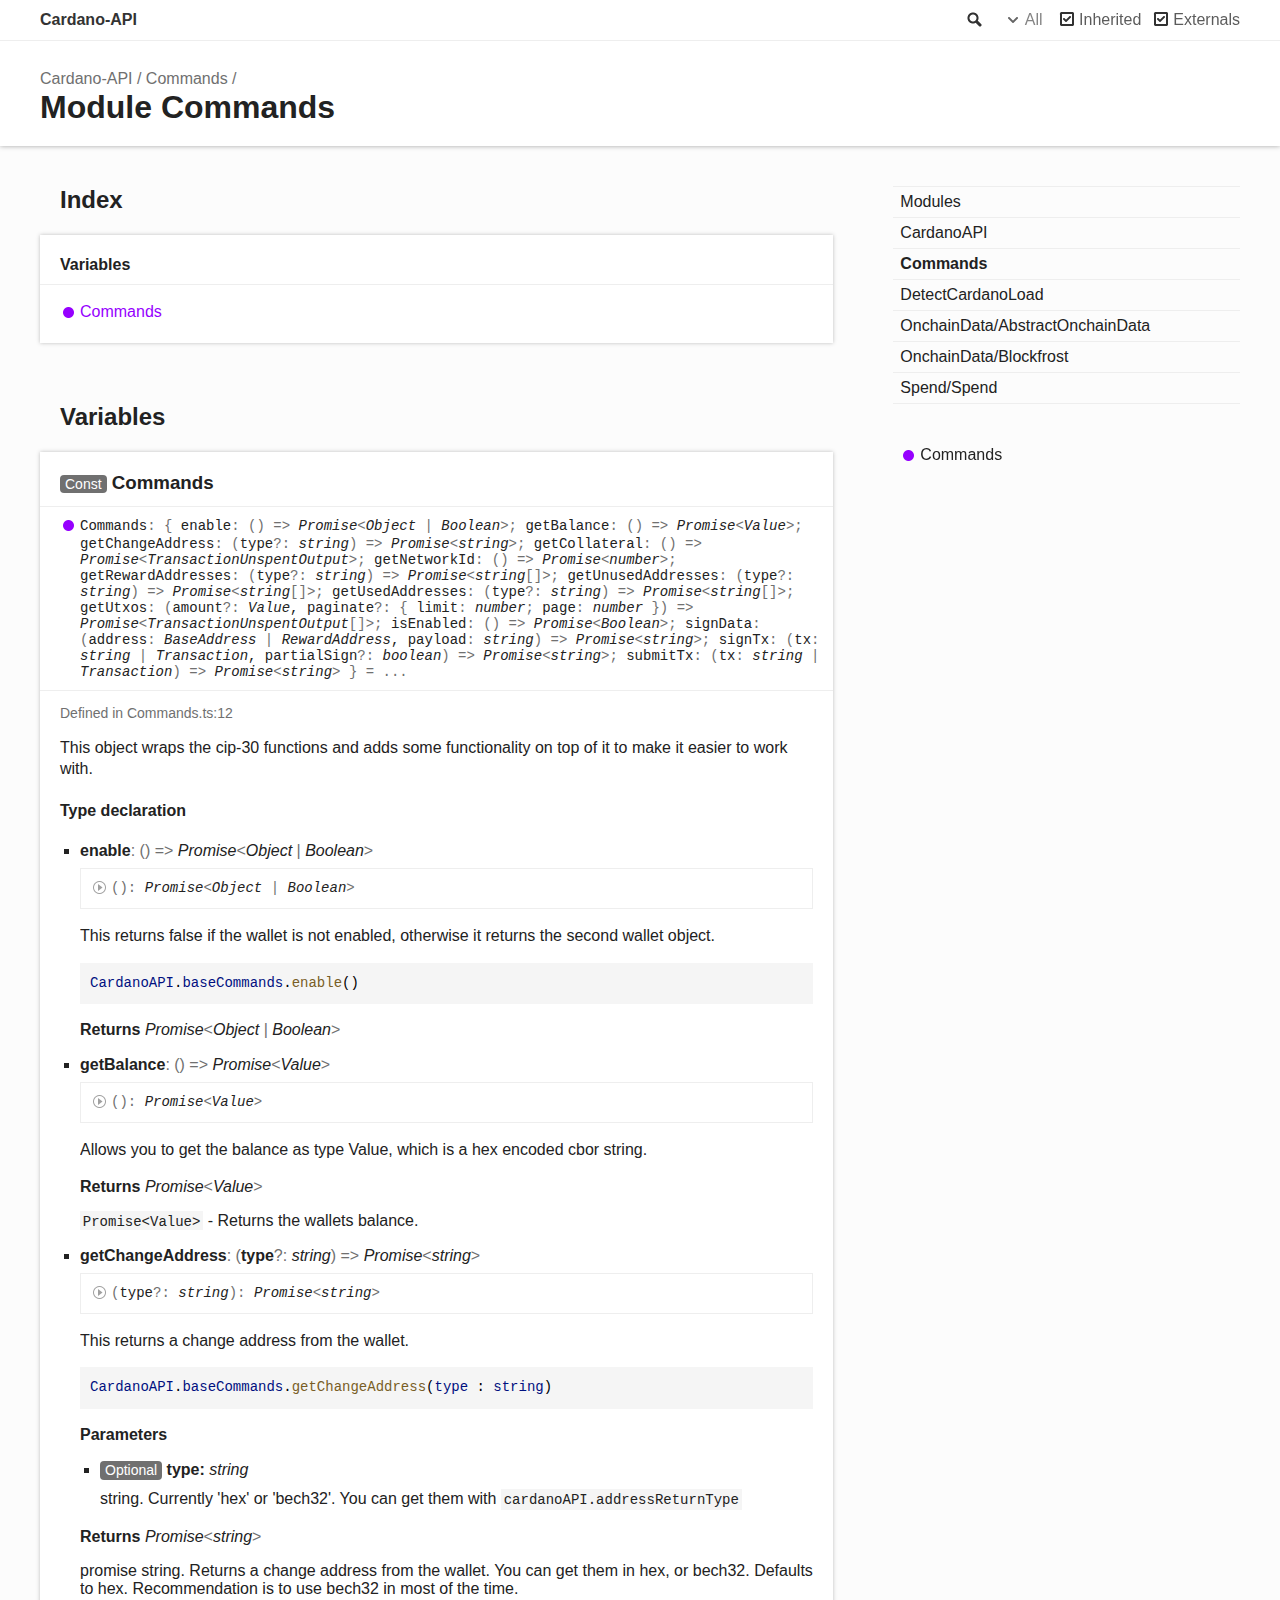
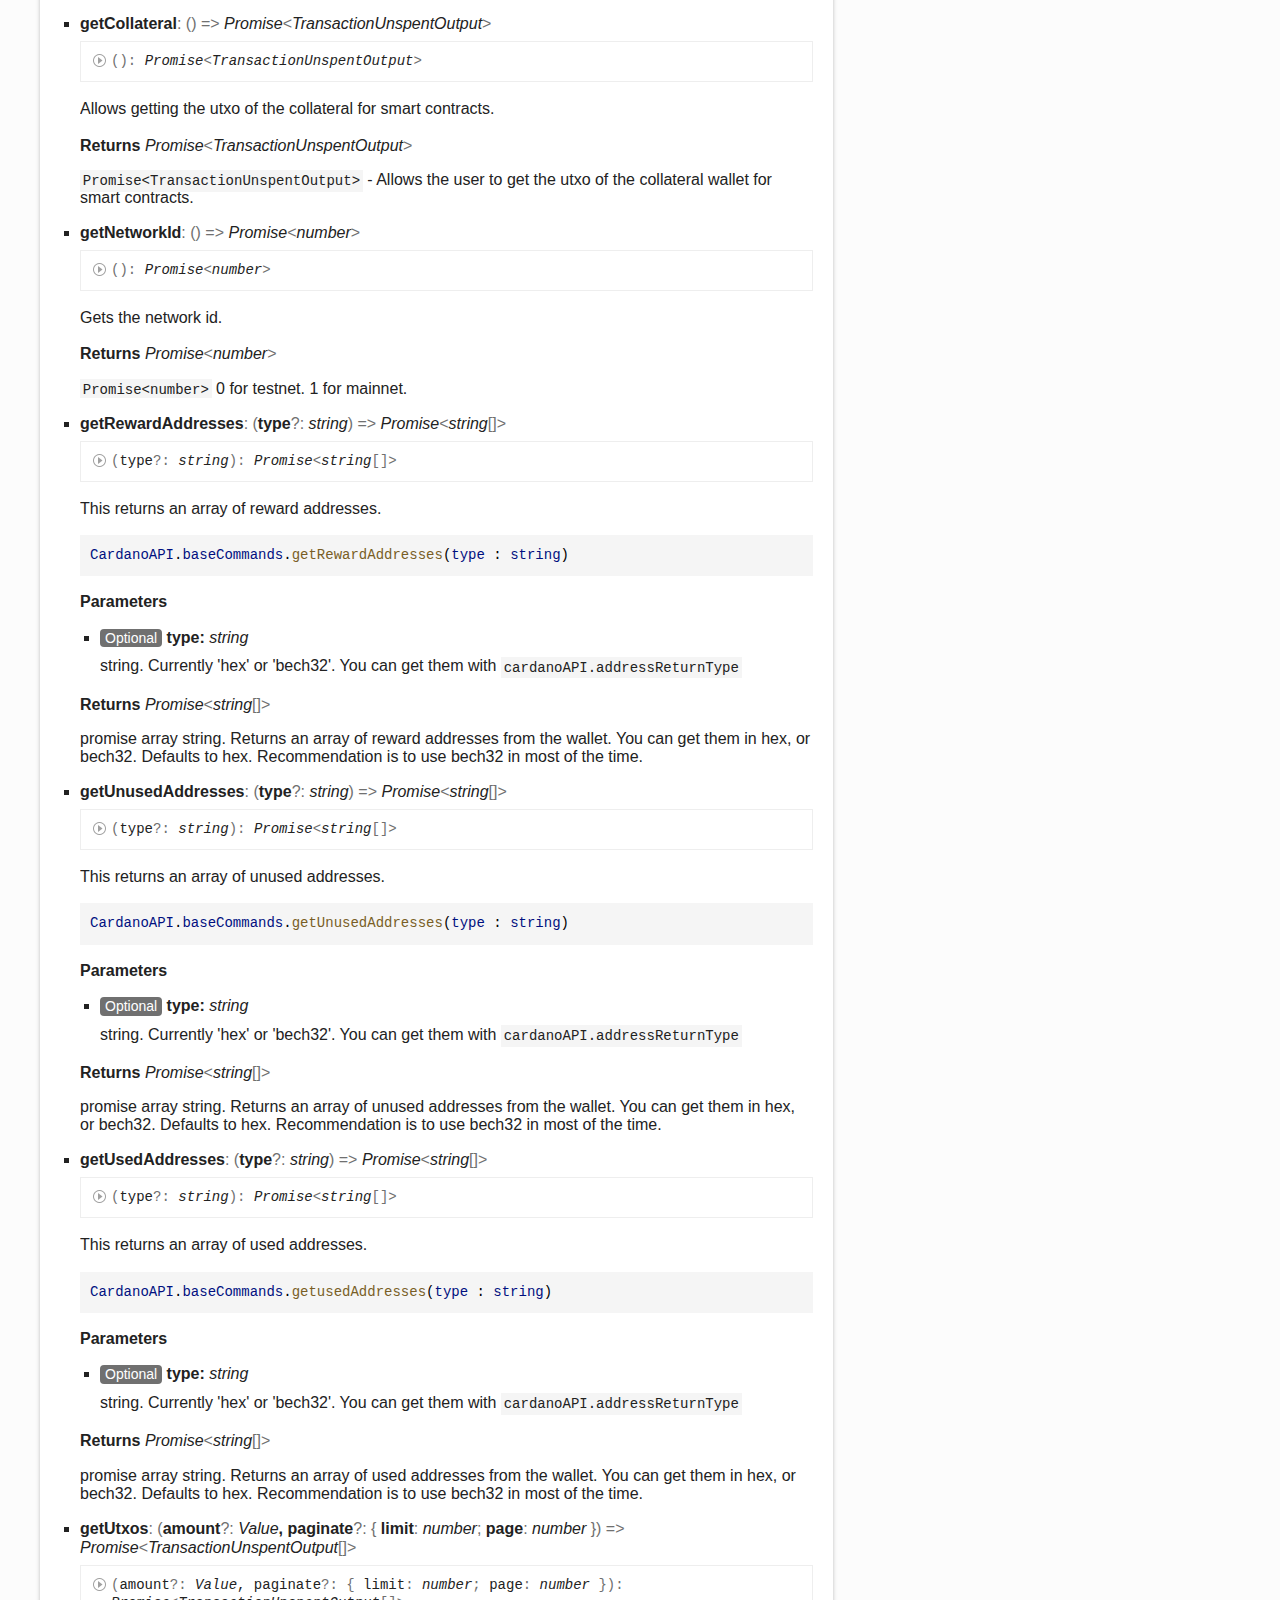
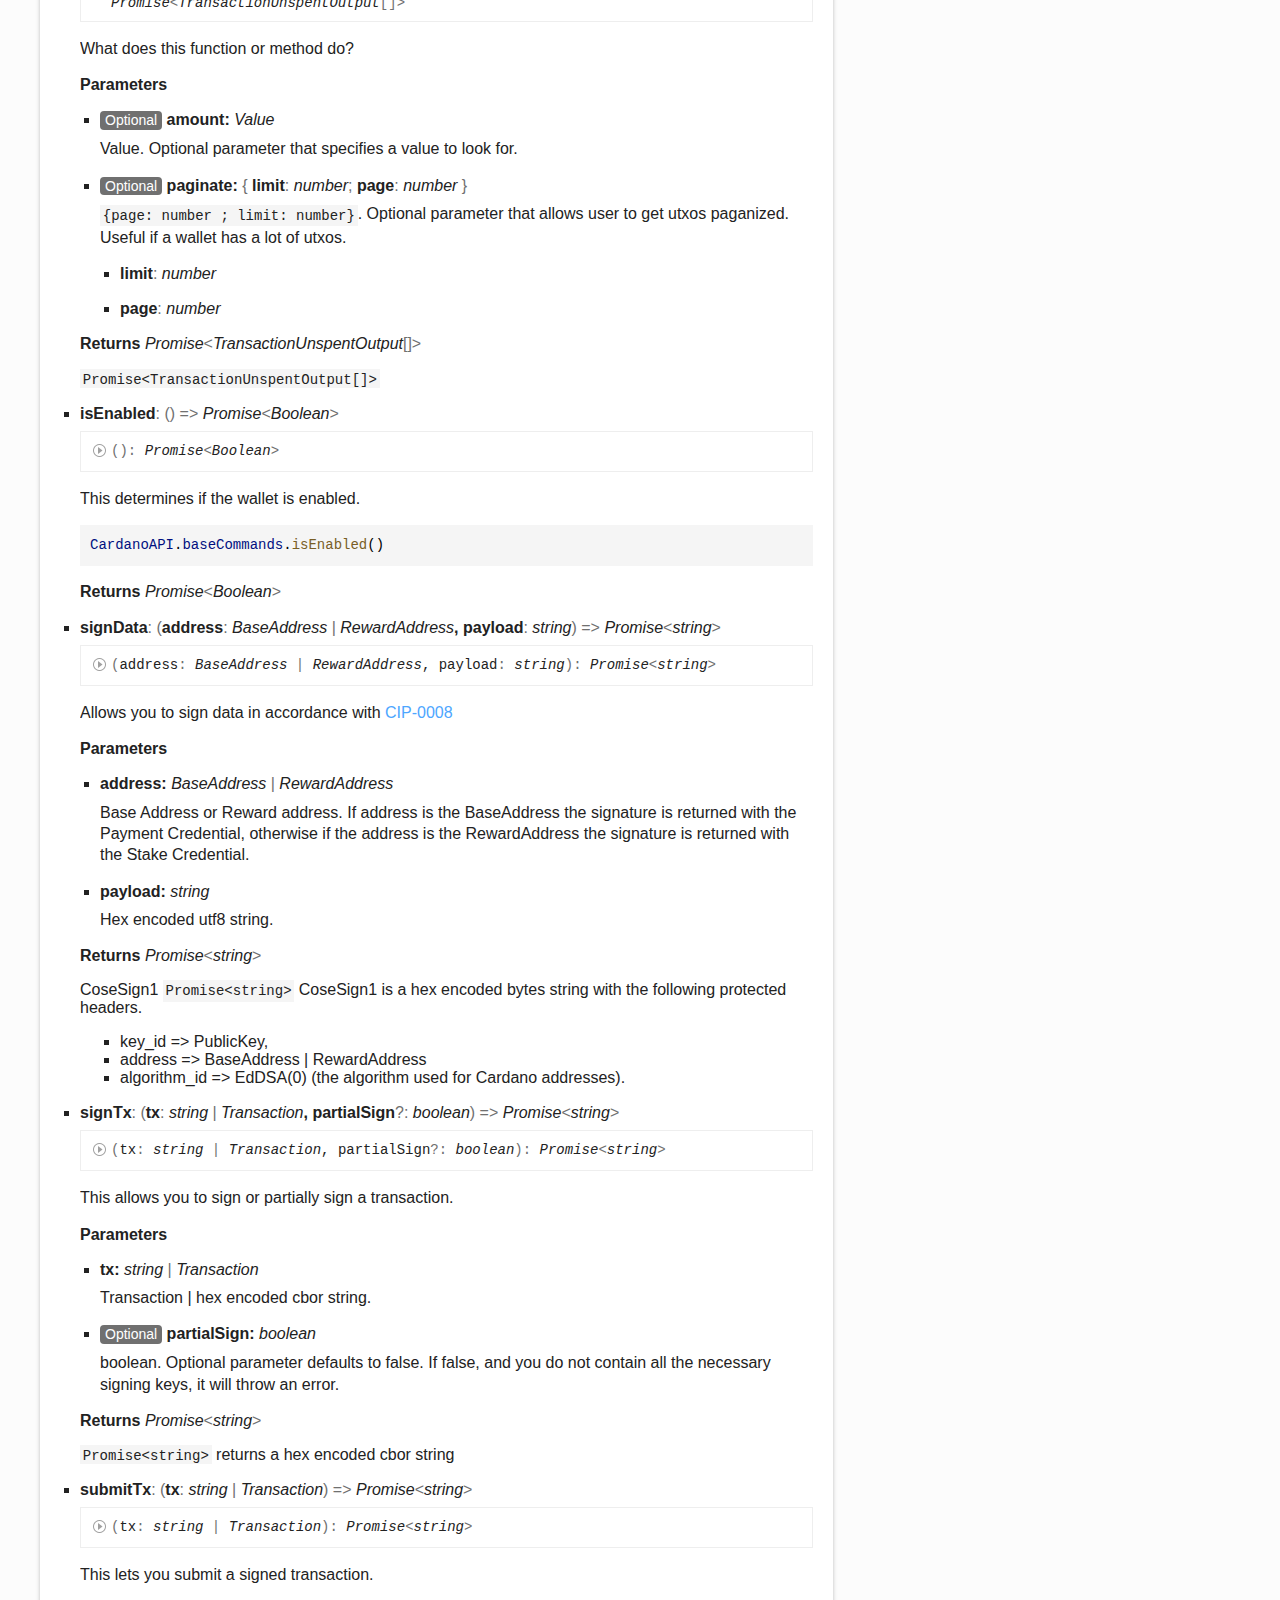
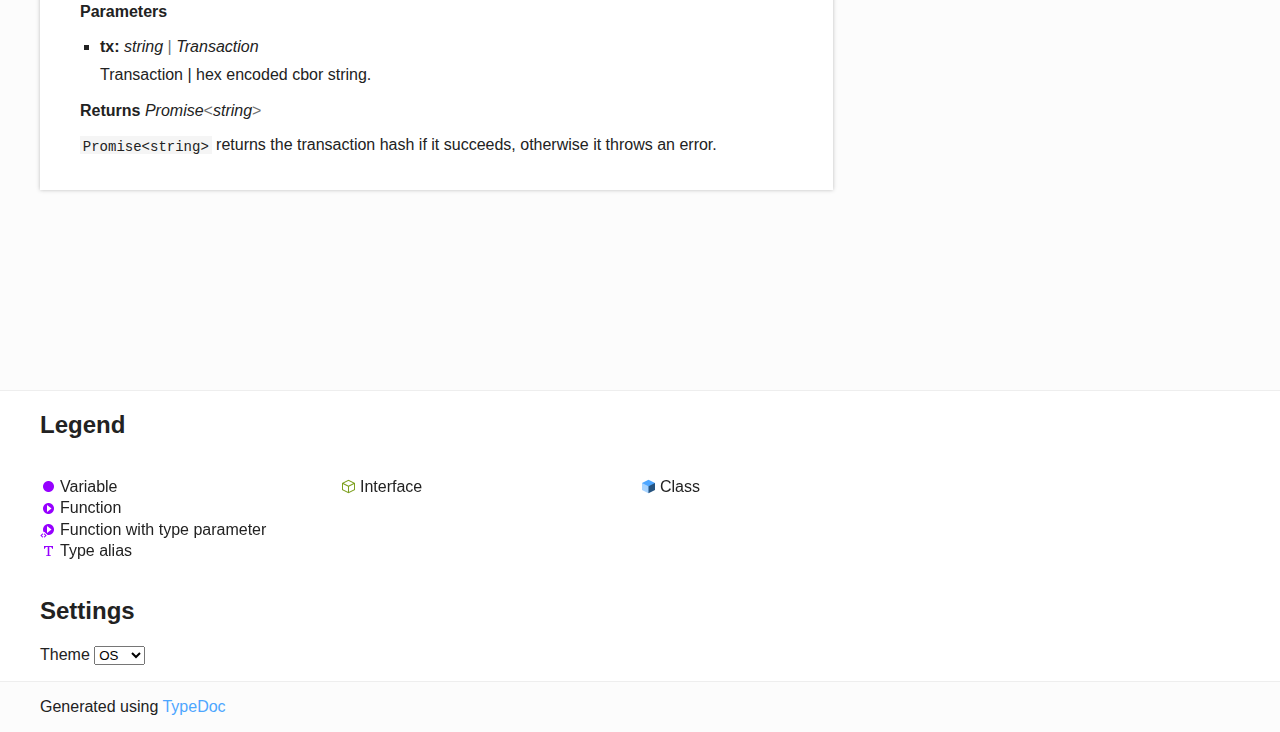
<file: modules/Commands.html>
<!DOCTYPE html><html class="default"><head><meta charSet="utf-8"/><meta http-equiv="x-ua-compatible" content="IE=edge"/><title>Commands | Cardano-API</title><meta name="description" content="Documentation for Cardano-API"/><meta name="viewport" content="width=device-width, initial-scale=1"/><link rel="stylesheet" href="../assets/style.css"/><link rel="stylesheet" href="../assets/highlight.css"/><script async src="../assets/search.js" id="search-script"></script></head><body><script>document.body.classList.add(localStorage.getItem("tsd-theme") || "os")</script><header><div class="tsd-page-toolbar"><div class="container"><div class="table-wrap"><div class="table-cell" id="tsd-search" data-base=".."><div class="field"><label for="tsd-search-field" class="tsd-widget search no-caption">Search</label><input type="text" id="tsd-search-field"/></div><ul class="results"><li class="state loading">Preparing search index...</li><li class="state failure">The search index is not available</li></ul><a href="../index.html" class="title">Cardano-API</a></div><div class="table-cell" id="tsd-widgets"><div id="tsd-filter"><a href="#" class="tsd-widget options no-caption" data-toggle="options">Options</a><div class="tsd-filter-group"><div class="tsd-select" id="tsd-filter-visibility"><span class="tsd-select-label">All</span><ul class="tsd-select-list"><li data-value="public">Public</li><li data-value="protected">Public/Protected</li><li data-value="private" class="selected">All</li></ul></div> <input type="checkbox" id="tsd-filter-inherited" checked/><label class="tsd-widget" for="tsd-filter-inherited">Inherited</label><input type="checkbox" id="tsd-filter-externals" checked/><label class="tsd-widget" for="tsd-filter-externals">Externals</label></div></div><a href="#" class="tsd-widget menu no-caption" data-toggle="menu">Menu</a></div></div></div></div><div class="tsd-page-title"><div class="container"><ul class="tsd-breadcrumb"><li><a href="../modules.html">Cardano-API</a></li><li><a href="Commands.html">Commands</a></li></ul><h1>Module Commands</h1></div></div></header><div class="container container-main"><div class="row"><div class="col-8 col-content"><section class="tsd-panel-group tsd-index-group"><h2>Index</h2><section class="tsd-panel tsd-index-panel"><div class="tsd-index-content"><section class="tsd-index-section "><h3>Variables</h3><ul class="tsd-index-list"><li class="tsd-kind-variable tsd-parent-kind-module"><a href="Commands.html#Commands-1" class="tsd-kind-icon">Commands</a></li></ul></section></div></section></section><section class="tsd-panel-group tsd-member-group "><h2>Variables</h2><section class="tsd-panel tsd-member tsd-kind-variable tsd-parent-kind-module"><a id="Commands-1" class="tsd-anchor"></a><h3 class="tsd-anchor-link"><span class="tsd-flag ts-flagConst">Const</span> Commands<a href="#Commands-1" aria-label="Permalink" class="tsd-anchor-icon"><svg xmlns="http://www.w3.org/2000/svg" class="icon icon-tabler icon-tabler-link" viewBox="0 0 24 24" stroke-width="2" stroke="currentColor" fill="none" stroke-linecap="round" stroke-linejoin="round"><path stroke="none" d="M0 0h24v24H0z" fill="none"></path><path d="M10 14a3.5 3.5 0 0 0 5 0l4 -4a3.5 3.5 0 0 0 -5 -5l-.5 .5"></path><path d="M14 10a3.5 3.5 0 0 0 -5 0l-4 4a3.5 3.5 0 0 0 5 5l.5 -.5"></path></svg></a></h3><div class="tsd-signature tsd-kind-icon">Commands<span class="tsd-signature-symbol">:</span> <span class="tsd-signature-symbol">{ </span>enable<span class="tsd-signature-symbol">: </span><span class="tsd-signature-symbol">(</span><span class="tsd-signature-symbol">)</span><span class="tsd-signature-symbol"> =&gt; </span><span class="tsd-signature-type">Promise</span><span class="tsd-signature-symbol">&lt;</span><span class="tsd-signature-type">Object</span><span class="tsd-signature-symbol"> | </span><span class="tsd-signature-type">Boolean</span><span class="tsd-signature-symbol">&gt;</span><span class="tsd-signature-symbol">; </span>getBalance<span class="tsd-signature-symbol">: </span><span class="tsd-signature-symbol">(</span><span class="tsd-signature-symbol">)</span><span class="tsd-signature-symbol"> =&gt; </span><span class="tsd-signature-type">Promise</span><span class="tsd-signature-symbol">&lt;</span><span class="tsd-signature-type">Value</span><span class="tsd-signature-symbol">&gt;</span><span class="tsd-signature-symbol">; </span>getChangeAddress<span class="tsd-signature-symbol">: </span><span class="tsd-signature-symbol">(</span>type<span class="tsd-signature-symbol">?: </span><span class="tsd-signature-type">string</span><span class="tsd-signature-symbol">)</span><span class="tsd-signature-symbol"> =&gt; </span><span class="tsd-signature-type">Promise</span><span class="tsd-signature-symbol">&lt;</span><span class="tsd-signature-type">string</span><span class="tsd-signature-symbol">&gt;</span><span class="tsd-signature-symbol">; </span>getCollateral<span class="tsd-signature-symbol">: </span><span class="tsd-signature-symbol">(</span><span class="tsd-signature-symbol">)</span><span class="tsd-signature-symbol"> =&gt; </span><span class="tsd-signature-type">Promise</span><span class="tsd-signature-symbol">&lt;</span><span class="tsd-signature-type">TransactionUnspentOutput</span><span class="tsd-signature-symbol">&gt;</span><span class="tsd-signature-symbol">; </span>getNetworkId<span class="tsd-signature-symbol">: </span><span class="tsd-signature-symbol">(</span><span class="tsd-signature-symbol">)</span><span class="tsd-signature-symbol"> =&gt; </span><span class="tsd-signature-type">Promise</span><span class="tsd-signature-symbol">&lt;</span><span class="tsd-signature-type">number</span><span class="tsd-signature-symbol">&gt;</span><span class="tsd-signature-symbol">; </span>getRewardAddresses<span class="tsd-signature-symbol">: </span><span class="tsd-signature-symbol">(</span>type<span class="tsd-signature-symbol">?: </span><span class="tsd-signature-type">string</span><span class="tsd-signature-symbol">)</span><span class="tsd-signature-symbol"> =&gt; </span><span class="tsd-signature-type">Promise</span><span class="tsd-signature-symbol">&lt;</span><span class="tsd-signature-type">string</span><span class="tsd-signature-symbol">[]</span><span class="tsd-signature-symbol">&gt;</span><span class="tsd-signature-symbol">; </span>getUnusedAddresses<span class="tsd-signature-symbol">: </span><span class="tsd-signature-symbol">(</span>type<span class="tsd-signature-symbol">?: </span><span class="tsd-signature-type">string</span><span class="tsd-signature-symbol">)</span><span class="tsd-signature-symbol"> =&gt; </span><span class="tsd-signature-type">Promise</span><span class="tsd-signature-symbol">&lt;</span><span class="tsd-signature-type">string</span><span class="tsd-signature-symbol">[]</span><span class="tsd-signature-symbol">&gt;</span><span class="tsd-signature-symbol">; </span>getUsedAddresses<span class="tsd-signature-symbol">: </span><span class="tsd-signature-symbol">(</span>type<span class="tsd-signature-symbol">?: </span><span class="tsd-signature-type">string</span><span class="tsd-signature-symbol">)</span><span class="tsd-signature-symbol"> =&gt; </span><span class="tsd-signature-type">Promise</span><span class="tsd-signature-symbol">&lt;</span><span class="tsd-signature-type">string</span><span class="tsd-signature-symbol">[]</span><span class="tsd-signature-symbol">&gt;</span><span class="tsd-signature-symbol">; </span>getUtxos<span class="tsd-signature-symbol">: </span><span class="tsd-signature-symbol">(</span>amount<span class="tsd-signature-symbol">?: </span><span class="tsd-signature-type">Value</span>, paginate<span class="tsd-signature-symbol">?: </span><span class="tsd-signature-symbol">{ </span>limit<span class="tsd-signature-symbol">: </span><span class="tsd-signature-type">number</span><span class="tsd-signature-symbol">; </span>page<span class="tsd-signature-symbol">: </span><span class="tsd-signature-type">number</span><span class="tsd-signature-symbol"> }</span><span class="tsd-signature-symbol">)</span><span class="tsd-signature-symbol"> =&gt; </span><span class="tsd-signature-type">Promise</span><span class="tsd-signature-symbol">&lt;</span><span class="tsd-signature-type">TransactionUnspentOutput</span><span class="tsd-signature-symbol">[]</span><span class="tsd-signature-symbol">&gt;</span><span class="tsd-signature-symbol">; </span>isEnabled<span class="tsd-signature-symbol">: </span><span class="tsd-signature-symbol">(</span><span class="tsd-signature-symbol">)</span><span class="tsd-signature-symbol"> =&gt; </span><span class="tsd-signature-type">Promise</span><span class="tsd-signature-symbol">&lt;</span><span class="tsd-signature-type">Boolean</span><span class="tsd-signature-symbol">&gt;</span><span class="tsd-signature-symbol">; </span>signData<span class="tsd-signature-symbol">: </span><span class="tsd-signature-symbol">(</span>address<span class="tsd-signature-symbol">: </span><span class="tsd-signature-type">BaseAddress</span><span class="tsd-signature-symbol"> | </span><span class="tsd-signature-type">RewardAddress</span>, payload<span class="tsd-signature-symbol">: </span><span class="tsd-signature-type">string</span><span class="tsd-signature-symbol">)</span><span class="tsd-signature-symbol"> =&gt; </span><span class="tsd-signature-type">Promise</span><span class="tsd-signature-symbol">&lt;</span><span class="tsd-signature-type">string</span><span class="tsd-signature-symbol">&gt;</span><span class="tsd-signature-symbol">; </span>signTx<span class="tsd-signature-symbol">: </span><span class="tsd-signature-symbol">(</span>tx<span class="tsd-signature-symbol">: </span><span class="tsd-signature-type">string</span><span class="tsd-signature-symbol"> | </span><span class="tsd-signature-type">Transaction</span>, partialSign<span class="tsd-signature-symbol">?: </span><span class="tsd-signature-type">boolean</span><span class="tsd-signature-symbol">)</span><span class="tsd-signature-symbol"> =&gt; </span><span class="tsd-signature-type">Promise</span><span class="tsd-signature-symbol">&lt;</span><span class="tsd-signature-type">string</span><span class="tsd-signature-symbol">&gt;</span><span class="tsd-signature-symbol">; </span>submitTx<span class="tsd-signature-symbol">: </span><span class="tsd-signature-symbol">(</span>tx<span class="tsd-signature-symbol">: </span><span class="tsd-signature-type">string</span><span class="tsd-signature-symbol"> | </span><span class="tsd-signature-type">Transaction</span><span class="tsd-signature-symbol">)</span><span class="tsd-signature-symbol"> =&gt; </span><span class="tsd-signature-type">Promise</span><span class="tsd-signature-symbol">&lt;</span><span class="tsd-signature-type">string</span><span class="tsd-signature-symbol">&gt;</span><span class="tsd-signature-symbol"> }</span><span class="tsd-signature-symbol"> = ...</span></div><aside class="tsd-sources"><ul><li>Defined in Commands.ts:12</li></ul></aside><div class="tsd-comment tsd-typography"><div class="lead">
<p>This object wraps the cip-30 functions and adds some functionality on top of it to make it easier to work with.</p>
</div></div><div class="tsd-type-declaration"><h4>Type declaration</h4><ul class="tsd-parameters"><li class="tsd-parameter"><h5>enable<span class="tsd-signature-symbol">: </span><span class="tsd-signature-symbol">(</span><span class="tsd-signature-symbol">)</span><span class="tsd-signature-symbol"> =&gt; </span><span class="tsd-signature-type">Promise</span><span class="tsd-signature-symbol">&lt;</span><span class="tsd-signature-type">Object</span><span class="tsd-signature-symbol"> | </span><span class="tsd-signature-type">Boolean</span><span class="tsd-signature-symbol">&gt;</span></h5><ul class="tsd-parameters"><li class="tsd-parameter-signature"><ul class="tsd-signatures tsd-kind-type-literal tsd-parent-kind-type-literal"><li class="tsd-signature tsd-kind-icon"><span class="tsd-signature-symbol">(</span><span class="tsd-signature-symbol">)</span><span class="tsd-signature-symbol">: </span><span class="tsd-signature-type">Promise</span><span class="tsd-signature-symbol">&lt;</span><span class="tsd-signature-type">Object</span><span class="tsd-signature-symbol"> | </span><span class="tsd-signature-type">Boolean</span><span class="tsd-signature-symbol">&gt;</span></li></ul><ul class="tsd-descriptions"><li class="tsd-description"><div class="tsd-comment tsd-typography"><div class="lead">
<p>This returns false if the wallet is not enabled, otherwise it returns the second wallet object.</p>
</div><div><pre><code class="language-typescript"><span class="hl-2">CardanoAPI</span><span class="hl-0">.</span><span class="hl-2">baseCommands</span><span class="hl-0">.</span><span class="hl-6">enable</span><span class="hl-0">()</span>
</code></pre>
</div></div><h4 class="tsd-returns-title">Returns <span class="tsd-signature-type">Promise</span><span class="tsd-signature-symbol">&lt;</span><span class="tsd-signature-type">Object</span><span class="tsd-signature-symbol"> | </span><span class="tsd-signature-type">Boolean</span><span class="tsd-signature-symbol">&gt;</span></h4></li></ul></li></ul></li><li class="tsd-parameter"><h5>get<wbr/>Balance<span class="tsd-signature-symbol">: </span><span class="tsd-signature-symbol">(</span><span class="tsd-signature-symbol">)</span><span class="tsd-signature-symbol"> =&gt; </span><span class="tsd-signature-type">Promise</span><span class="tsd-signature-symbol">&lt;</span><span class="tsd-signature-type">Value</span><span class="tsd-signature-symbol">&gt;</span></h5><ul class="tsd-parameters"><li class="tsd-parameter-signature"><ul class="tsd-signatures tsd-kind-type-literal tsd-parent-kind-type-literal"><li class="tsd-signature tsd-kind-icon"><span class="tsd-signature-symbol">(</span><span class="tsd-signature-symbol">)</span><span class="tsd-signature-symbol">: </span><span class="tsd-signature-type">Promise</span><span class="tsd-signature-symbol">&lt;</span><span class="tsd-signature-type">Value</span><span class="tsd-signature-symbol">&gt;</span></li></ul><ul class="tsd-descriptions"><li class="tsd-description"><div class="tsd-comment tsd-typography"><div class="lead">
<p>Allows you to get the balance as type Value, which is a hex encoded cbor string.</p>
</div></div><h4 class="tsd-returns-title">Returns <span class="tsd-signature-type">Promise</span><span class="tsd-signature-symbol">&lt;</span><span class="tsd-signature-type">Value</span><span class="tsd-signature-symbol">&gt;</span></h4><div><p><code>Promise&lt;Value&gt;</code> - Returns the wallets balance.</p>
</div></li></ul></li></ul></li><li class="tsd-parameter"><h5>get<wbr/>Change<wbr/>Address<span class="tsd-signature-symbol">: </span><span class="tsd-signature-symbol">(</span>type<span class="tsd-signature-symbol">?: </span><span class="tsd-signature-type">string</span><span class="tsd-signature-symbol">)</span><span class="tsd-signature-symbol"> =&gt; </span><span class="tsd-signature-type">Promise</span><span class="tsd-signature-symbol">&lt;</span><span class="tsd-signature-type">string</span><span class="tsd-signature-symbol">&gt;</span></h5><ul class="tsd-parameters"><li class="tsd-parameter-signature"><ul class="tsd-signatures tsd-kind-type-literal tsd-parent-kind-type-literal"><li class="tsd-signature tsd-kind-icon"><span class="tsd-signature-symbol">(</span>type<span class="tsd-signature-symbol">?: </span><span class="tsd-signature-type">string</span><span class="tsd-signature-symbol">)</span><span class="tsd-signature-symbol">: </span><span class="tsd-signature-type">Promise</span><span class="tsd-signature-symbol">&lt;</span><span class="tsd-signature-type">string</span><span class="tsd-signature-symbol">&gt;</span></li></ul><ul class="tsd-descriptions"><li class="tsd-description"><div class="tsd-comment tsd-typography"><div class="lead">
<p>This returns a change address from the wallet.</p>
</div><div><pre><code class="language-typescript"><span class="hl-2">CardanoAPI</span><span class="hl-0">.</span><span class="hl-2">baseCommands</span><span class="hl-0">.</span><span class="hl-6">getChangeAddress</span><span class="hl-0">(</span><span class="hl-2">type</span><span class="hl-0"> : </span><span class="hl-2">string</span><span class="hl-0">)</span>
</code></pre>
</div></div><h4 class="tsd-parameters-title">Parameters</h4><ul class="tsd-parameters"><li><h5><span class="tsd-flag ts-flagOptional">Optional</span> type: <span class="tsd-signature-type">string</span></h5><div class="tsd-comment tsd-typography"><div class="lead">
<p>string. Currently &#39;hex&#39; or &#39;bech32&#39;. You can get them with <code>cardanoAPI.addressReturnType</code></p>
</div></div></li></ul><h4 class="tsd-returns-title">Returns <span class="tsd-signature-type">Promise</span><span class="tsd-signature-symbol">&lt;</span><span class="tsd-signature-type">string</span><span class="tsd-signature-symbol">&gt;</span></h4><div><p>promise string. Returns a change address from the wallet. You can get them in hex, or bech32. Defaults to hex. Recommendation is to use bech32 in most of the time.</p>
</div></li></ul></li></ul></li><li class="tsd-parameter"><h5>get<wbr/>Collateral<span class="tsd-signature-symbol">: </span><span class="tsd-signature-symbol">(</span><span class="tsd-signature-symbol">)</span><span class="tsd-signature-symbol"> =&gt; </span><span class="tsd-signature-type">Promise</span><span class="tsd-signature-symbol">&lt;</span><span class="tsd-signature-type">TransactionUnspentOutput</span><span class="tsd-signature-symbol">&gt;</span></h5><ul class="tsd-parameters"><li class="tsd-parameter-signature"><ul class="tsd-signatures tsd-kind-type-literal tsd-parent-kind-type-literal"><li class="tsd-signature tsd-kind-icon"><span class="tsd-signature-symbol">(</span><span class="tsd-signature-symbol">)</span><span class="tsd-signature-symbol">: </span><span class="tsd-signature-type">Promise</span><span class="tsd-signature-symbol">&lt;</span><span class="tsd-signature-type">TransactionUnspentOutput</span><span class="tsd-signature-symbol">&gt;</span></li></ul><ul class="tsd-descriptions"><li class="tsd-description"><div class="tsd-comment tsd-typography"><div class="lead">
<p>Allows getting the utxo of the collateral for smart contracts.</p>
</div></div><h4 class="tsd-returns-title">Returns <span class="tsd-signature-type">Promise</span><span class="tsd-signature-symbol">&lt;</span><span class="tsd-signature-type">TransactionUnspentOutput</span><span class="tsd-signature-symbol">&gt;</span></h4><div><p><code>Promise&lt;TransactionUnspentOutput&gt;</code> - Allows the user to get the utxo of the collateral wallet for smart contracts.</p>
</div></li></ul></li></ul></li><li class="tsd-parameter"><h5>get<wbr/>Network<wbr/>Id<span class="tsd-signature-symbol">: </span><span class="tsd-signature-symbol">(</span><span class="tsd-signature-symbol">)</span><span class="tsd-signature-symbol"> =&gt; </span><span class="tsd-signature-type">Promise</span><span class="tsd-signature-symbol">&lt;</span><span class="tsd-signature-type">number</span><span class="tsd-signature-symbol">&gt;</span></h5><ul class="tsd-parameters"><li class="tsd-parameter-signature"><ul class="tsd-signatures tsd-kind-type-literal tsd-parent-kind-type-literal"><li class="tsd-signature tsd-kind-icon"><span class="tsd-signature-symbol">(</span><span class="tsd-signature-symbol">)</span><span class="tsd-signature-symbol">: </span><span class="tsd-signature-type">Promise</span><span class="tsd-signature-symbol">&lt;</span><span class="tsd-signature-type">number</span><span class="tsd-signature-symbol">&gt;</span></li></ul><ul class="tsd-descriptions"><li class="tsd-description"><div class="tsd-comment tsd-typography"><div class="lead">
<p>Gets the network id.</p>
</div></div><h4 class="tsd-returns-title">Returns <span class="tsd-signature-type">Promise</span><span class="tsd-signature-symbol">&lt;</span><span class="tsd-signature-type">number</span><span class="tsd-signature-symbol">&gt;</span></h4><div><p><code>Promise&lt;number&gt;</code> 0 for testnet. 1 for mainnet.</p>
</div></li></ul></li></ul></li><li class="tsd-parameter"><h5>get<wbr/>Reward<wbr/>Addresses<span class="tsd-signature-symbol">: </span><span class="tsd-signature-symbol">(</span>type<span class="tsd-signature-symbol">?: </span><span class="tsd-signature-type">string</span><span class="tsd-signature-symbol">)</span><span class="tsd-signature-symbol"> =&gt; </span><span class="tsd-signature-type">Promise</span><span class="tsd-signature-symbol">&lt;</span><span class="tsd-signature-type">string</span><span class="tsd-signature-symbol">[]</span><span class="tsd-signature-symbol">&gt;</span></h5><ul class="tsd-parameters"><li class="tsd-parameter-signature"><ul class="tsd-signatures tsd-kind-type-literal tsd-parent-kind-type-literal"><li class="tsd-signature tsd-kind-icon"><span class="tsd-signature-symbol">(</span>type<span class="tsd-signature-symbol">?: </span><span class="tsd-signature-type">string</span><span class="tsd-signature-symbol">)</span><span class="tsd-signature-symbol">: </span><span class="tsd-signature-type">Promise</span><span class="tsd-signature-symbol">&lt;</span><span class="tsd-signature-type">string</span><span class="tsd-signature-symbol">[]</span><span class="tsd-signature-symbol">&gt;</span></li></ul><ul class="tsd-descriptions"><li class="tsd-description"><div class="tsd-comment tsd-typography"><div class="lead">
<p>This returns an array of reward addresses.</p>
</div><div><pre><code class="language-typescript"><span class="hl-2">CardanoAPI</span><span class="hl-0">.</span><span class="hl-2">baseCommands</span><span class="hl-0">.</span><span class="hl-6">getRewardAddresses</span><span class="hl-0">(</span><span class="hl-2">type</span><span class="hl-0"> : </span><span class="hl-2">string</span><span class="hl-0">)</span>
</code></pre>
</div></div><h4 class="tsd-parameters-title">Parameters</h4><ul class="tsd-parameters"><li><h5><span class="tsd-flag ts-flagOptional">Optional</span> type: <span class="tsd-signature-type">string</span></h5><div class="tsd-comment tsd-typography"><div class="lead">
<p>string. Currently &#39;hex&#39; or &#39;bech32&#39;. You can get them with <code>cardanoAPI.addressReturnType</code></p>
</div></div></li></ul><h4 class="tsd-returns-title">Returns <span class="tsd-signature-type">Promise</span><span class="tsd-signature-symbol">&lt;</span><span class="tsd-signature-type">string</span><span class="tsd-signature-symbol">[]</span><span class="tsd-signature-symbol">&gt;</span></h4><div><p>promise array string. Returns an array of reward addresses from the wallet. You can get them in hex, or bech32. Defaults to hex. Recommendation is to use bech32 in most of the time.</p>
</div></li></ul></li></ul></li><li class="tsd-parameter"><h5>get<wbr/>Unused<wbr/>Addresses<span class="tsd-signature-symbol">: </span><span class="tsd-signature-symbol">(</span>type<span class="tsd-signature-symbol">?: </span><span class="tsd-signature-type">string</span><span class="tsd-signature-symbol">)</span><span class="tsd-signature-symbol"> =&gt; </span><span class="tsd-signature-type">Promise</span><span class="tsd-signature-symbol">&lt;</span><span class="tsd-signature-type">string</span><span class="tsd-signature-symbol">[]</span><span class="tsd-signature-symbol">&gt;</span></h5><ul class="tsd-parameters"><li class="tsd-parameter-signature"><ul class="tsd-signatures tsd-kind-type-literal tsd-parent-kind-type-literal"><li class="tsd-signature tsd-kind-icon"><span class="tsd-signature-symbol">(</span>type<span class="tsd-signature-symbol">?: </span><span class="tsd-signature-type">string</span><span class="tsd-signature-symbol">)</span><span class="tsd-signature-symbol">: </span><span class="tsd-signature-type">Promise</span><span class="tsd-signature-symbol">&lt;</span><span class="tsd-signature-type">string</span><span class="tsd-signature-symbol">[]</span><span class="tsd-signature-symbol">&gt;</span></li></ul><ul class="tsd-descriptions"><li class="tsd-description"><div class="tsd-comment tsd-typography"><div class="lead">
<p>This returns an array of unused addresses.</p>
</div><div><pre><code class="language-typescript"><span class="hl-2">CardanoAPI</span><span class="hl-0">.</span><span class="hl-2">baseCommands</span><span class="hl-0">.</span><span class="hl-6">getUnusedAddresses</span><span class="hl-0">(</span><span class="hl-2">type</span><span class="hl-0"> : </span><span class="hl-2">string</span><span class="hl-0">)</span>
</code></pre>
</div></div><h4 class="tsd-parameters-title">Parameters</h4><ul class="tsd-parameters"><li><h5><span class="tsd-flag ts-flagOptional">Optional</span> type: <span class="tsd-signature-type">string</span></h5><div class="tsd-comment tsd-typography"><div class="lead">
<p>string. Currently &#39;hex&#39; or &#39;bech32&#39;. You can get them with <code>cardanoAPI.addressReturnType</code></p>
</div></div></li></ul><h4 class="tsd-returns-title">Returns <span class="tsd-signature-type">Promise</span><span class="tsd-signature-symbol">&lt;</span><span class="tsd-signature-type">string</span><span class="tsd-signature-symbol">[]</span><span class="tsd-signature-symbol">&gt;</span></h4><div><p>promise array string. Returns an array of unused addresses from the wallet. You can get them in hex, or bech32. Defaults to hex. Recommendation is to use bech32 in most of the time.</p>
</div></li></ul></li></ul></li><li class="tsd-parameter"><h5>get<wbr/>Used<wbr/>Addresses<span class="tsd-signature-symbol">: </span><span class="tsd-signature-symbol">(</span>type<span class="tsd-signature-symbol">?: </span><span class="tsd-signature-type">string</span><span class="tsd-signature-symbol">)</span><span class="tsd-signature-symbol"> =&gt; </span><span class="tsd-signature-type">Promise</span><span class="tsd-signature-symbol">&lt;</span><span class="tsd-signature-type">string</span><span class="tsd-signature-symbol">[]</span><span class="tsd-signature-symbol">&gt;</span></h5><ul class="tsd-parameters"><li class="tsd-parameter-signature"><ul class="tsd-signatures tsd-kind-type-literal tsd-parent-kind-type-literal"><li class="tsd-signature tsd-kind-icon"><span class="tsd-signature-symbol">(</span>type<span class="tsd-signature-symbol">?: </span><span class="tsd-signature-type">string</span><span class="tsd-signature-symbol">)</span><span class="tsd-signature-symbol">: </span><span class="tsd-signature-type">Promise</span><span class="tsd-signature-symbol">&lt;</span><span class="tsd-signature-type">string</span><span class="tsd-signature-symbol">[]</span><span class="tsd-signature-symbol">&gt;</span></li></ul><ul class="tsd-descriptions"><li class="tsd-description"><div class="tsd-comment tsd-typography"><div class="lead">
<p>This returns an array of used addresses.</p>
</div><div><pre><code class="language-typescript"><span class="hl-2">CardanoAPI</span><span class="hl-0">.</span><span class="hl-2">baseCommands</span><span class="hl-0">.</span><span class="hl-6">getusedAddresses</span><span class="hl-0">(</span><span class="hl-2">type</span><span class="hl-0"> : </span><span class="hl-2">string</span><span class="hl-0">)</span>
</code></pre>
</div></div><h4 class="tsd-parameters-title">Parameters</h4><ul class="tsd-parameters"><li><h5><span class="tsd-flag ts-flagOptional">Optional</span> type: <span class="tsd-signature-type">string</span></h5><div class="tsd-comment tsd-typography"><div class="lead">
<p>string. Currently &#39;hex&#39; or &#39;bech32&#39;. You can get them with <code>cardanoAPI.addressReturnType</code></p>
</div></div></li></ul><h4 class="tsd-returns-title">Returns <span class="tsd-signature-type">Promise</span><span class="tsd-signature-symbol">&lt;</span><span class="tsd-signature-type">string</span><span class="tsd-signature-symbol">[]</span><span class="tsd-signature-symbol">&gt;</span></h4><div><p>promise array string. Returns an array of used addresses from the wallet. You can get them in hex, or bech32. Defaults to hex. Recommendation is to use bech32 in most of the time.</p>
</div></li></ul></li></ul></li><li class="tsd-parameter"><h5>get<wbr/>Utxos<span class="tsd-signature-symbol">: </span><span class="tsd-signature-symbol">(</span>amount<span class="tsd-signature-symbol">?: </span><span class="tsd-signature-type">Value</span>, paginate<span class="tsd-signature-symbol">?: </span><span class="tsd-signature-symbol">{ </span>limit<span class="tsd-signature-symbol">: </span><span class="tsd-signature-type">number</span><span class="tsd-signature-symbol">; </span>page<span class="tsd-signature-symbol">: </span><span class="tsd-signature-type">number</span><span class="tsd-signature-symbol"> }</span><span class="tsd-signature-symbol">)</span><span class="tsd-signature-symbol"> =&gt; </span><span class="tsd-signature-type">Promise</span><span class="tsd-signature-symbol">&lt;</span><span class="tsd-signature-type">TransactionUnspentOutput</span><span class="tsd-signature-symbol">[]</span><span class="tsd-signature-symbol">&gt;</span></h5><ul class="tsd-parameters"><li class="tsd-parameter-signature"><ul class="tsd-signatures tsd-kind-type-literal tsd-parent-kind-type-literal"><li class="tsd-signature tsd-kind-icon"><span class="tsd-signature-symbol">(</span>amount<span class="tsd-signature-symbol">?: </span><span class="tsd-signature-type">Value</span>, paginate<span class="tsd-signature-symbol">?: </span><span class="tsd-signature-symbol">{ </span>limit<span class="tsd-signature-symbol">: </span><span class="tsd-signature-type">number</span><span class="tsd-signature-symbol">; </span>page<span class="tsd-signature-symbol">: </span><span class="tsd-signature-type">number</span><span class="tsd-signature-symbol"> }</span><span class="tsd-signature-symbol">)</span><span class="tsd-signature-symbol">: </span><span class="tsd-signature-type">Promise</span><span class="tsd-signature-symbol">&lt;</span><span class="tsd-signature-type">TransactionUnspentOutput</span><span class="tsd-signature-symbol">[]</span><span class="tsd-signature-symbol">&gt;</span></li></ul><ul class="tsd-descriptions"><li class="tsd-description"><div class="tsd-comment tsd-typography"><div class="lead">
<p>What does this function or method do?</p>
</div></div><h4 class="tsd-parameters-title">Parameters</h4><ul class="tsd-parameters"><li><h5><span class="tsd-flag ts-flagOptional">Optional</span> amount: <span class="tsd-signature-type">Value</span></h5><div class="tsd-comment tsd-typography"><div class="lead">
<p>Value. Optional parameter that specifies a value to look for.</p>
</div></div></li><li><h5><span class="tsd-flag ts-flagOptional">Optional</span> paginate: <span class="tsd-signature-symbol">{ </span>limit<span class="tsd-signature-symbol">: </span><span class="tsd-signature-type">number</span><span class="tsd-signature-symbol">; </span>page<span class="tsd-signature-symbol">: </span><span class="tsd-signature-type">number</span><span class="tsd-signature-symbol"> }</span></h5><div class="tsd-comment tsd-typography"><div class="lead">
<p><code>{page: number ; limit: number}</code>. Optional parameter that allows user to get utxos paganized. Useful if a wallet has a lot of utxos.</p>
</div></div><ul class="tsd-parameters"><li class="tsd-parameter"><h5>limit<span class="tsd-signature-symbol">: </span><span class="tsd-signature-type">number</span></h5></li><li class="tsd-parameter"><h5>page<span class="tsd-signature-symbol">: </span><span class="tsd-signature-type">number</span></h5></li></ul></li></ul><h4 class="tsd-returns-title">Returns <span class="tsd-signature-type">Promise</span><span class="tsd-signature-symbol">&lt;</span><span class="tsd-signature-type">TransactionUnspentOutput</span><span class="tsd-signature-symbol">[]</span><span class="tsd-signature-symbol">&gt;</span></h4><div><p><code>Promise&lt;TransactionUnspentOutput[]&gt;</code></p>
</div></li></ul></li></ul></li><li class="tsd-parameter"><h5>is<wbr/>Enabled<span class="tsd-signature-symbol">: </span><span class="tsd-signature-symbol">(</span><span class="tsd-signature-symbol">)</span><span class="tsd-signature-symbol"> =&gt; </span><span class="tsd-signature-type">Promise</span><span class="tsd-signature-symbol">&lt;</span><span class="tsd-signature-type">Boolean</span><span class="tsd-signature-symbol">&gt;</span></h5><ul class="tsd-parameters"><li class="tsd-parameter-signature"><ul class="tsd-signatures tsd-kind-type-literal tsd-parent-kind-type-literal"><li class="tsd-signature tsd-kind-icon"><span class="tsd-signature-symbol">(</span><span class="tsd-signature-symbol">)</span><span class="tsd-signature-symbol">: </span><span class="tsd-signature-type">Promise</span><span class="tsd-signature-symbol">&lt;</span><span class="tsd-signature-type">Boolean</span><span class="tsd-signature-symbol">&gt;</span></li></ul><ul class="tsd-descriptions"><li class="tsd-description"><div class="tsd-comment tsd-typography"><div class="lead">
<p>This determines if the wallet is enabled.</p>
<pre><code class="language-typescript"><span class="hl-2">CardanoAPI</span><span class="hl-0">.</span><span class="hl-2">baseCommands</span><span class="hl-0">.</span><span class="hl-6">isEnabled</span><span class="hl-0">()</span>
</code></pre>
</div></div><h4 class="tsd-returns-title">Returns <span class="tsd-signature-type">Promise</span><span class="tsd-signature-symbol">&lt;</span><span class="tsd-signature-type">Boolean</span><span class="tsd-signature-symbol">&gt;</span></h4></li></ul></li></ul></li><li class="tsd-parameter"><h5>sign<wbr/>Data<span class="tsd-signature-symbol">: </span><span class="tsd-signature-symbol">(</span>address<span class="tsd-signature-symbol">: </span><span class="tsd-signature-type">BaseAddress</span><span class="tsd-signature-symbol"> | </span><span class="tsd-signature-type">RewardAddress</span>, payload<span class="tsd-signature-symbol">: </span><span class="tsd-signature-type">string</span><span class="tsd-signature-symbol">)</span><span class="tsd-signature-symbol"> =&gt; </span><span class="tsd-signature-type">Promise</span><span class="tsd-signature-symbol">&lt;</span><span class="tsd-signature-type">string</span><span class="tsd-signature-symbol">&gt;</span></h5><ul class="tsd-parameters"><li class="tsd-parameter-signature"><ul class="tsd-signatures tsd-kind-type-literal tsd-parent-kind-type-literal"><li class="tsd-signature tsd-kind-icon"><span class="tsd-signature-symbol">(</span>address<span class="tsd-signature-symbol">: </span><span class="tsd-signature-type">BaseAddress</span><span class="tsd-signature-symbol"> | </span><span class="tsd-signature-type">RewardAddress</span>, payload<span class="tsd-signature-symbol">: </span><span class="tsd-signature-type">string</span><span class="tsd-signature-symbol">)</span><span class="tsd-signature-symbol">: </span><span class="tsd-signature-type">Promise</span><span class="tsd-signature-symbol">&lt;</span><span class="tsd-signature-type">string</span><span class="tsd-signature-symbol">&gt;</span></li></ul><ul class="tsd-descriptions"><li class="tsd-description"><div class="tsd-comment tsd-typography"><div class="lead">
<p>Allows you to sign data in accordance with <a href="https://github.com/cardano-foundation/CIPs/blob/master/CIP-0008/CIP-0008.md" class="external">CIP-0008</a></p>
</div></div><h4 class="tsd-parameters-title">Parameters</h4><ul class="tsd-parameters"><li><h5>address: <span class="tsd-signature-type">BaseAddress</span><span class="tsd-signature-symbol"> | </span><span class="tsd-signature-type">RewardAddress</span></h5><div class="tsd-comment tsd-typography"><div class="lead">
<p>Base Address or Reward address. If address is the BaseAddress the signature is returned with the Payment Credential, otherwise if the address is the RewardAddress the signature is returned with the Stake Credential.</p>
</div></div></li><li><h5>payload: <span class="tsd-signature-type">string</span></h5><div class="tsd-comment tsd-typography"><div class="lead">
<p>Hex encoded utf8 string.</p>
</div></div></li></ul><h4 class="tsd-returns-title">Returns <span class="tsd-signature-type">Promise</span><span class="tsd-signature-symbol">&lt;</span><span class="tsd-signature-type">string</span><span class="tsd-signature-symbol">&gt;</span></h4><div><p>CoseSign1 <code>Promise&lt;string&gt;</code> CoseSign1 is a hex encoded bytes string with the following protected headers.</p>
<ul>
<li>key_id =&gt; PublicKey,</li>
<li>address =&gt; BaseAddress | RewardAddress</li>
<li>algorithm_id =&gt; EdDSA(0) (the algorithm used for Cardano addresses).</li>
</ul>
</div></li></ul></li></ul></li><li class="tsd-parameter"><h5>sign<wbr/>Tx<span class="tsd-signature-symbol">: </span><span class="tsd-signature-symbol">(</span>tx<span class="tsd-signature-symbol">: </span><span class="tsd-signature-type">string</span><span class="tsd-signature-symbol"> | </span><span class="tsd-signature-type">Transaction</span>, partialSign<span class="tsd-signature-symbol">?: </span><span class="tsd-signature-type">boolean</span><span class="tsd-signature-symbol">)</span><span class="tsd-signature-symbol"> =&gt; </span><span class="tsd-signature-type">Promise</span><span class="tsd-signature-symbol">&lt;</span><span class="tsd-signature-type">string</span><span class="tsd-signature-symbol">&gt;</span></h5><ul class="tsd-parameters"><li class="tsd-parameter-signature"><ul class="tsd-signatures tsd-kind-type-literal tsd-parent-kind-type-literal"><li class="tsd-signature tsd-kind-icon"><span class="tsd-signature-symbol">(</span>tx<span class="tsd-signature-symbol">: </span><span class="tsd-signature-type">string</span><span class="tsd-signature-symbol"> | </span><span class="tsd-signature-type">Transaction</span>, partialSign<span class="tsd-signature-symbol">?: </span><span class="tsd-signature-type">boolean</span><span class="tsd-signature-symbol">)</span><span class="tsd-signature-symbol">: </span><span class="tsd-signature-type">Promise</span><span class="tsd-signature-symbol">&lt;</span><span class="tsd-signature-type">string</span><span class="tsd-signature-symbol">&gt;</span></li></ul><ul class="tsd-descriptions"><li class="tsd-description"><div class="tsd-comment tsd-typography"><div class="lead">
<p>This allows you to sign or partially sign a transaction.</p>
</div></div><h4 class="tsd-parameters-title">Parameters</h4><ul class="tsd-parameters"><li><h5>tx: <span class="tsd-signature-type">string</span><span class="tsd-signature-symbol"> | </span><span class="tsd-signature-type">Transaction</span></h5><div class="tsd-comment tsd-typography"><div class="lead">
<p>Transaction | hex encoded cbor string.</p>
</div></div></li><li><h5><span class="tsd-flag ts-flagOptional">Optional</span> partialSign: <span class="tsd-signature-type">boolean</span></h5><div class="tsd-comment tsd-typography"><div class="lead">
<p>boolean. Optional parameter defaults to false. If false, and you do not contain all the necessary signing keys, it will throw an error.</p>
</div></div></li></ul><h4 class="tsd-returns-title">Returns <span class="tsd-signature-type">Promise</span><span class="tsd-signature-symbol">&lt;</span><span class="tsd-signature-type">string</span><span class="tsd-signature-symbol">&gt;</span></h4><div><p><code>Promise&lt;string&gt;</code> returns a hex encoded cbor string</p>
</div></li></ul></li></ul></li><li class="tsd-parameter"><h5>submit<wbr/>Tx<span class="tsd-signature-symbol">: </span><span class="tsd-signature-symbol">(</span>tx<span class="tsd-signature-symbol">: </span><span class="tsd-signature-type">string</span><span class="tsd-signature-symbol"> | </span><span class="tsd-signature-type">Transaction</span><span class="tsd-signature-symbol">)</span><span class="tsd-signature-symbol"> =&gt; </span><span class="tsd-signature-type">Promise</span><span class="tsd-signature-symbol">&lt;</span><span class="tsd-signature-type">string</span><span class="tsd-signature-symbol">&gt;</span></h5><ul class="tsd-parameters"><li class="tsd-parameter-signature"><ul class="tsd-signatures tsd-kind-type-literal tsd-parent-kind-type-literal"><li class="tsd-signature tsd-kind-icon"><span class="tsd-signature-symbol">(</span>tx<span class="tsd-signature-symbol">: </span><span class="tsd-signature-type">string</span><span class="tsd-signature-symbol"> | </span><span class="tsd-signature-type">Transaction</span><span class="tsd-signature-symbol">)</span><span class="tsd-signature-symbol">: </span><span class="tsd-signature-type">Promise</span><span class="tsd-signature-symbol">&lt;</span><span class="tsd-signature-type">string</span><span class="tsd-signature-symbol">&gt;</span></li></ul><ul class="tsd-descriptions"><li class="tsd-description"><div class="tsd-comment tsd-typography"><div class="lead">
<p>This lets you submit a signed transaction.</p>
</div></div><h4 class="tsd-parameters-title">Parameters</h4><ul class="tsd-parameters"><li><h5>tx: <span class="tsd-signature-type">string</span><span class="tsd-signature-symbol"> | </span><span class="tsd-signature-type">Transaction</span></h5><div class="tsd-comment tsd-typography"><div class="lead">
<p>Transaction | hex encoded cbor string.</p>
</div></div></li></ul><h4 class="tsd-returns-title">Returns <span class="tsd-signature-type">Promise</span><span class="tsd-signature-symbol">&lt;</span><span class="tsd-signature-type">string</span><span class="tsd-signature-symbol">&gt;</span></h4><div><p><code>Promise&lt;string&gt;</code> returns the transaction hash if it succeeds, otherwise it throws an error.</p>
</div></li></ul></li></ul></li></ul></div></section></section></div><div class="col-4 col-menu menu-sticky-wrap menu-highlight"><nav class="tsd-navigation primary"><ul><li class=""><a href="../modules.html">Modules</a></li><li class=" tsd-kind-module"><a href="CardanoAPI.html">CardanoAPI</a></li><li class="current tsd-kind-module"><a href="Commands.html">Commands</a></li><li class=" tsd-kind-module"><a href="DetectCardanoLoad.html">Detect<wbr/>Cardano<wbr/>Load</a></li><li class=" tsd-kind-module"><a href="OnchainData_AbstractOnchainData.html">Onchain<wbr/>Data/<wbr/>Abstract<wbr/>Onchain<wbr/>Data</a></li><li class=" tsd-kind-module"><a href="OnchainData_Blockfrost.html">Onchain<wbr/>Data/<wbr/>Blockfrost</a></li><li class=" tsd-kind-module"><a href="Spend_Spend.html">Spend/<wbr/>Spend</a></li></ul></nav><nav class="tsd-navigation secondary menu-sticky"><ul><li class="tsd-kind-variable tsd-parent-kind-module"><a href="Commands.html#Commands-1" class="tsd-kind-icon">Commands</a></li></ul></nav></div></div></div><footer class="with-border-bottom"><div class="container"><h2>Legend</h2><div class="tsd-legend-group"><ul class="tsd-legend"><li class="tsd-kind-variable"><span class="tsd-kind-icon">Variable</span></li><li class="tsd-kind-function"><span class="tsd-kind-icon">Function</span></li><li class="tsd-kind-function tsd-has-type-parameter"><span class="tsd-kind-icon">Function with type parameter</span></li><li class="tsd-kind-type-alias"><span class="tsd-kind-icon">Type alias</span></li></ul><ul class="tsd-legend"><li class="tsd-kind-interface"><span class="tsd-kind-icon">Interface</span></li></ul><ul class="tsd-legend"><li class="tsd-kind-class"><span class="tsd-kind-icon">Class</span></li></ul></div><h2>Settings</h2><p>Theme <select id="theme"><option value="os">OS</option><option value="light">Light</option><option value="dark">Dark</option></select></p></div></footer><div class="container tsd-generator"><p>Generated using <a href="https://typedoc.org/" target="_blank">TypeDoc</a></p></div><div class="overlay"></div><script src="../assets/main.js"></script></body></html>
</file>
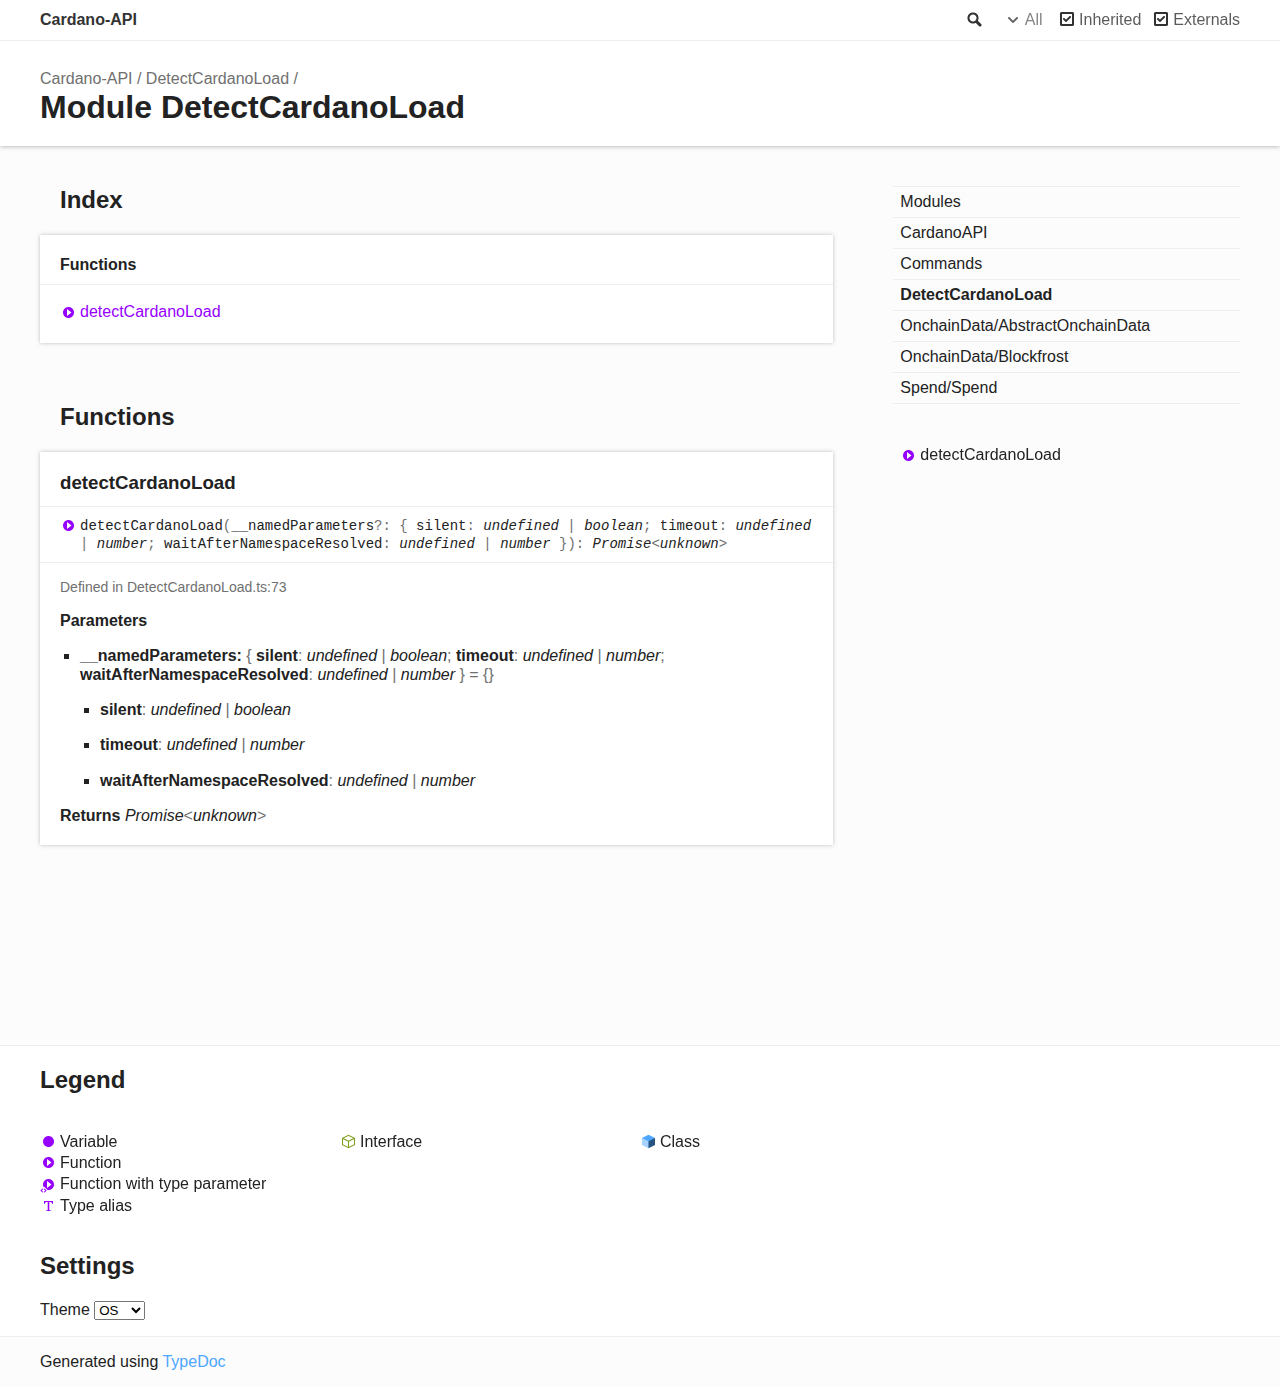
<file: modules/DetectCardanoLoad.html>
<!DOCTYPE html><html class="default"><head><meta charSet="utf-8"/><meta http-equiv="x-ua-compatible" content="IE=edge"/><title>DetectCardanoLoad | Cardano-API</title><meta name="description" content="Documentation for Cardano-API"/><meta name="viewport" content="width=device-width, initial-scale=1"/><link rel="stylesheet" href="../assets/style.css"/><link rel="stylesheet" href="../assets/highlight.css"/><script async src="../assets/search.js" id="search-script"></script></head><body><script>document.body.classList.add(localStorage.getItem("tsd-theme") || "os")</script><header><div class="tsd-page-toolbar"><div class="container"><div class="table-wrap"><div class="table-cell" id="tsd-search" data-base=".."><div class="field"><label for="tsd-search-field" class="tsd-widget search no-caption">Search</label><input type="text" id="tsd-search-field"/></div><ul class="results"><li class="state loading">Preparing search index...</li><li class="state failure">The search index is not available</li></ul><a href="../index.html" class="title">Cardano-API</a></div><div class="table-cell" id="tsd-widgets"><div id="tsd-filter"><a href="#" class="tsd-widget options no-caption" data-toggle="options">Options</a><div class="tsd-filter-group"><div class="tsd-select" id="tsd-filter-visibility"><span class="tsd-select-label">All</span><ul class="tsd-select-list"><li data-value="public">Public</li><li data-value="protected">Public/Protected</li><li data-value="private" class="selected">All</li></ul></div> <input type="checkbox" id="tsd-filter-inherited" checked/><label class="tsd-widget" for="tsd-filter-inherited">Inherited</label><input type="checkbox" id="tsd-filter-externals" checked/><label class="tsd-widget" for="tsd-filter-externals">Externals</label></div></div><a href="#" class="tsd-widget menu no-caption" data-toggle="menu">Menu</a></div></div></div></div><div class="tsd-page-title"><div class="container"><ul class="tsd-breadcrumb"><li><a href="../modules.html">Cardano-API</a></li><li><a href="DetectCardanoLoad.html">DetectCardanoLoad</a></li></ul><h1>Module DetectCardanoLoad</h1></div></div></header><div class="container container-main"><div class="row"><div class="col-8 col-content"><section class="tsd-panel-group tsd-index-group"><h2>Index</h2><section class="tsd-panel tsd-index-panel"><div class="tsd-index-content"><section class="tsd-index-section "><h3>Functions</h3><ul class="tsd-index-list"><li class="tsd-kind-function tsd-parent-kind-module"><a href="DetectCardanoLoad.html#detectCardanoLoad" class="tsd-kind-icon">detect<wbr/>Cardano<wbr/>Load</a></li></ul></section></div></section></section><section class="tsd-panel-group tsd-member-group "><h2>Functions</h2><section class="tsd-panel tsd-member tsd-kind-function tsd-parent-kind-module"><a id="detectCardanoLoad" class="tsd-anchor"></a><h3 class="tsd-anchor-link">detect<wbr/>Cardano<wbr/>Load<a href="#detectCardanoLoad" aria-label="Permalink" class="tsd-anchor-icon"><svg xmlns="http://www.w3.org/2000/svg" class="icon icon-tabler icon-tabler-link" viewBox="0 0 24 24" stroke-width="2" stroke="currentColor" fill="none" stroke-linecap="round" stroke-linejoin="round"><path stroke="none" d="M0 0h24v24H0z" fill="none"></path><path d="M10 14a3.5 3.5 0 0 0 5 0l4 -4a3.5 3.5 0 0 0 -5 -5l-.5 .5"></path><path d="M14 10a3.5 3.5 0 0 0 -5 0l-4 4a3.5 3.5 0 0 0 5 5l.5 -.5"></path></svg></a></h3><ul class="tsd-signatures tsd-kind-function tsd-parent-kind-module"><li class="tsd-signature tsd-kind-icon">detect<wbr/>Cardano<wbr/>Load<span class="tsd-signature-symbol">(</span>__namedParameters<span class="tsd-signature-symbol">?: </span><span class="tsd-signature-symbol">{ </span>silent<span class="tsd-signature-symbol">: </span><span class="tsd-signature-type">undefined</span><span class="tsd-signature-symbol"> | </span><span class="tsd-signature-type">boolean</span><span class="tsd-signature-symbol">; </span>timeout<span class="tsd-signature-symbol">: </span><span class="tsd-signature-type">undefined</span><span class="tsd-signature-symbol"> | </span><span class="tsd-signature-type">number</span><span class="tsd-signature-symbol">; </span>waitAfterNamespaceResolved<span class="tsd-signature-symbol">: </span><span class="tsd-signature-type">undefined</span><span class="tsd-signature-symbol"> | </span><span class="tsd-signature-type">number</span><span class="tsd-signature-symbol"> }</span><span class="tsd-signature-symbol">)</span><span class="tsd-signature-symbol">: </span><span class="tsd-signature-type">Promise</span><span class="tsd-signature-symbol">&lt;</span><span class="tsd-signature-type">unknown</span><span class="tsd-signature-symbol">&gt;</span></li></ul><ul class="tsd-descriptions"><li class="tsd-description"><aside class="tsd-sources"><ul><li>Defined in DetectCardanoLoad.ts:73</li></ul></aside><h4 class="tsd-parameters-title">Parameters</h4><ul class="tsd-parameters"><li><h5>__namedParameters: <span class="tsd-signature-symbol">{ </span>silent<span class="tsd-signature-symbol">: </span><span class="tsd-signature-type">undefined</span><span class="tsd-signature-symbol"> | </span><span class="tsd-signature-type">boolean</span><span class="tsd-signature-symbol">; </span>timeout<span class="tsd-signature-symbol">: </span><span class="tsd-signature-type">undefined</span><span class="tsd-signature-symbol"> | </span><span class="tsd-signature-type">number</span><span class="tsd-signature-symbol">; </span>waitAfterNamespaceResolved<span class="tsd-signature-symbol">: </span><span class="tsd-signature-type">undefined</span><span class="tsd-signature-symbol"> | </span><span class="tsd-signature-type">number</span><span class="tsd-signature-symbol"> }</span><span class="tsd-signature-symbol"> = {}</span></h5><ul class="tsd-parameters"><li class="tsd-parameter"><h5>silent<span class="tsd-signature-symbol">: </span><span class="tsd-signature-type">undefined</span><span class="tsd-signature-symbol"> | </span><span class="tsd-signature-type">boolean</span></h5></li><li class="tsd-parameter"><h5>timeout<span class="tsd-signature-symbol">: </span><span class="tsd-signature-type">undefined</span><span class="tsd-signature-symbol"> | </span><span class="tsd-signature-type">number</span></h5></li><li class="tsd-parameter"><h5>wait<wbr/>After<wbr/>Namespace<wbr/>Resolved<span class="tsd-signature-symbol">: </span><span class="tsd-signature-type">undefined</span><span class="tsd-signature-symbol"> | </span><span class="tsd-signature-type">number</span></h5></li></ul></li></ul><h4 class="tsd-returns-title">Returns <span class="tsd-signature-type">Promise</span><span class="tsd-signature-symbol">&lt;</span><span class="tsd-signature-type">unknown</span><span class="tsd-signature-symbol">&gt;</span></h4></li></ul></section></section></div><div class="col-4 col-menu menu-sticky-wrap menu-highlight"><nav class="tsd-navigation primary"><ul><li class=""><a href="../modules.html">Modules</a></li><li class=" tsd-kind-module"><a href="CardanoAPI.html">CardanoAPI</a></li><li class=" tsd-kind-module"><a href="Commands.html">Commands</a></li><li class="current tsd-kind-module"><a href="DetectCardanoLoad.html">Detect<wbr/>Cardano<wbr/>Load</a></li><li class=" tsd-kind-module"><a href="OnchainData_AbstractOnchainData.html">Onchain<wbr/>Data/<wbr/>Abstract<wbr/>Onchain<wbr/>Data</a></li><li class=" tsd-kind-module"><a href="OnchainData_Blockfrost.html">Onchain<wbr/>Data/<wbr/>Blockfrost</a></li><li class=" tsd-kind-module"><a href="Spend_Spend.html">Spend/<wbr/>Spend</a></li></ul></nav><nav class="tsd-navigation secondary menu-sticky"><ul><li class="tsd-kind-function tsd-parent-kind-module"><a href="DetectCardanoLoad.html#detectCardanoLoad" class="tsd-kind-icon">detect<wbr/>Cardano<wbr/>Load</a></li></ul></nav></div></div></div><footer class="with-border-bottom"><div class="container"><h2>Legend</h2><div class="tsd-legend-group"><ul class="tsd-legend"><li class="tsd-kind-variable"><span class="tsd-kind-icon">Variable</span></li><li class="tsd-kind-function"><span class="tsd-kind-icon">Function</span></li><li class="tsd-kind-function tsd-has-type-parameter"><span class="tsd-kind-icon">Function with type parameter</span></li><li class="tsd-kind-type-alias"><span class="tsd-kind-icon">Type alias</span></li></ul><ul class="tsd-legend"><li class="tsd-kind-interface"><span class="tsd-kind-icon">Interface</span></li></ul><ul class="tsd-legend"><li class="tsd-kind-class"><span class="tsd-kind-icon">Class</span></li></ul></div><h2>Settings</h2><p>Theme <select id="theme"><option value="os">OS</option><option value="light">Light</option><option value="dark">Dark</option></select></p></div></footer><div class="container tsd-generator"><p>Generated using <a href="https://typedoc.org/" target="_blank">TypeDoc</a></p></div><div class="overlay"></div><script src="../assets/main.js"></script></body></html>
</file>
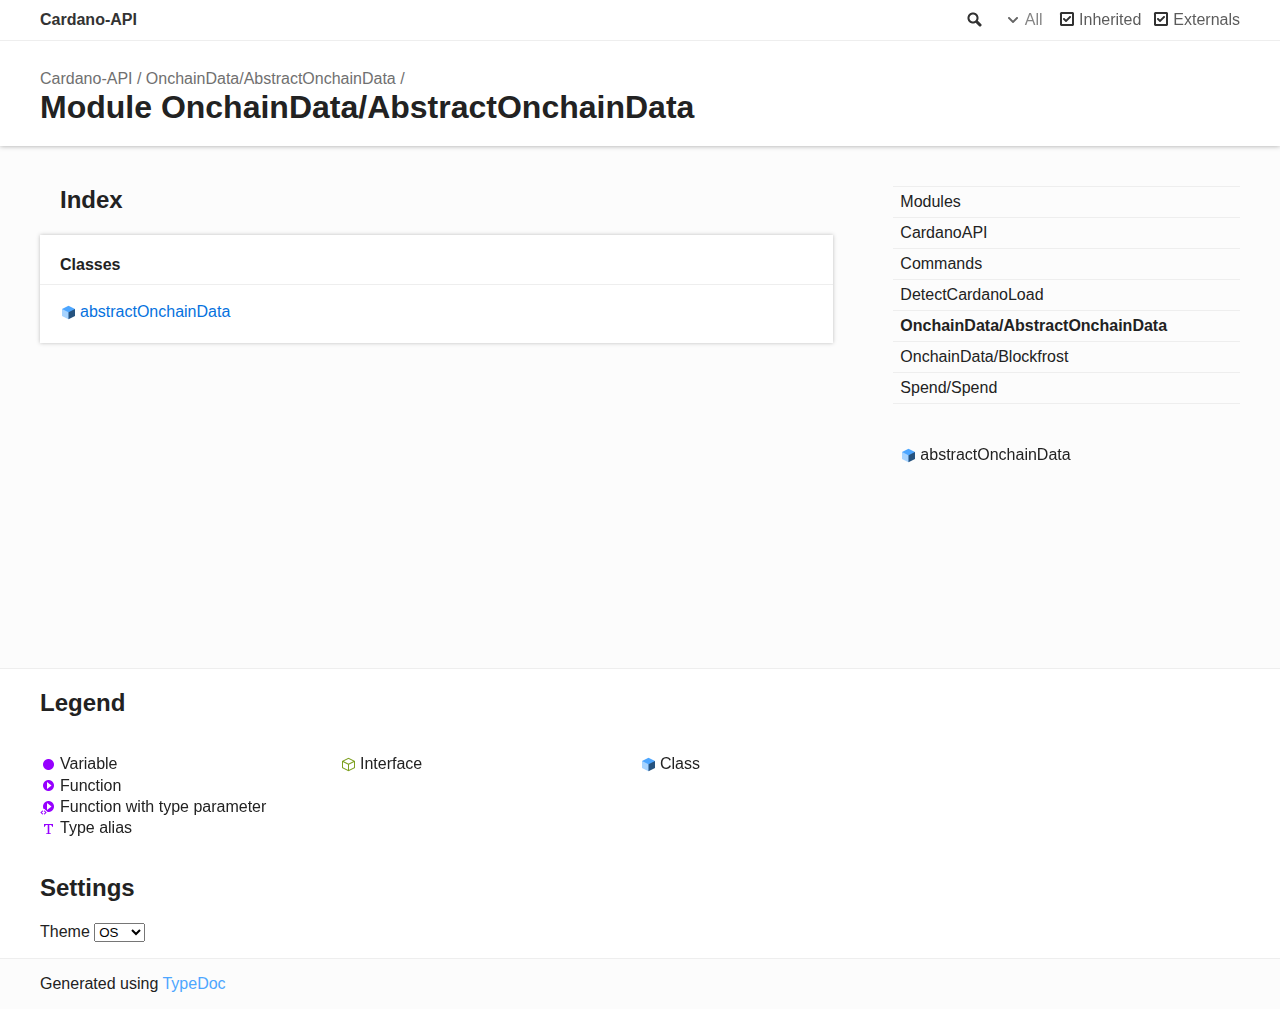
<file: modules/OnchainData_AbstractOnchainData.html>
<!DOCTYPE html><html class="default"><head><meta charSet="utf-8"/><meta http-equiv="x-ua-compatible" content="IE=edge"/><title>OnchainData/AbstractOnchainData | Cardano-API</title><meta name="description" content="Documentation for Cardano-API"/><meta name="viewport" content="width=device-width, initial-scale=1"/><link rel="stylesheet" href="../assets/style.css"/><link rel="stylesheet" href="../assets/highlight.css"/><script async src="../assets/search.js" id="search-script"></script></head><body><script>document.body.classList.add(localStorage.getItem("tsd-theme") || "os")</script><header><div class="tsd-page-toolbar"><div class="container"><div class="table-wrap"><div class="table-cell" id="tsd-search" data-base=".."><div class="field"><label for="tsd-search-field" class="tsd-widget search no-caption">Search</label><input type="text" id="tsd-search-field"/></div><ul class="results"><li class="state loading">Preparing search index...</li><li class="state failure">The search index is not available</li></ul><a href="../index.html" class="title">Cardano-API</a></div><div class="table-cell" id="tsd-widgets"><div id="tsd-filter"><a href="#" class="tsd-widget options no-caption" data-toggle="options">Options</a><div class="tsd-filter-group"><div class="tsd-select" id="tsd-filter-visibility"><span class="tsd-select-label">All</span><ul class="tsd-select-list"><li data-value="public">Public</li><li data-value="protected">Public/Protected</li><li data-value="private" class="selected">All</li></ul></div> <input type="checkbox" id="tsd-filter-inherited" checked/><label class="tsd-widget" for="tsd-filter-inherited">Inherited</label><input type="checkbox" id="tsd-filter-externals" checked/><label class="tsd-widget" for="tsd-filter-externals">Externals</label></div></div><a href="#" class="tsd-widget menu no-caption" data-toggle="menu">Menu</a></div></div></div></div><div class="tsd-page-title"><div class="container"><ul class="tsd-breadcrumb"><li><a href="../modules.html">Cardano-API</a></li><li><a href="OnchainData_AbstractOnchainData.html">OnchainData/AbstractOnchainData</a></li></ul><h1>Module OnchainData/AbstractOnchainData</h1></div></div></header><div class="container container-main"><div class="row"><div class="col-8 col-content"><section class="tsd-panel-group tsd-index-group"><h2>Index</h2><section class="tsd-panel tsd-index-panel"><div class="tsd-index-content"><section class="tsd-index-section "><h3>Classes</h3><ul class="tsd-index-list"><li class="tsd-kind-class tsd-parent-kind-module"><a href="../classes/OnchainData_AbstractOnchainData.abstractOnchainData.html" class="tsd-kind-icon">abstract<wbr/>Onchain<wbr/>Data</a></li></ul></section></div></section></section></div><div class="col-4 col-menu menu-sticky-wrap menu-highlight"><nav class="tsd-navigation primary"><ul><li class=""><a href="../modules.html">Modules</a></li><li class=" tsd-kind-module"><a href="CardanoAPI.html">CardanoAPI</a></li><li class=" tsd-kind-module"><a href="Commands.html">Commands</a></li><li class=" tsd-kind-module"><a href="DetectCardanoLoad.html">Detect<wbr/>Cardano<wbr/>Load</a></li><li class="current tsd-kind-module"><a href="OnchainData_AbstractOnchainData.html">Onchain<wbr/>Data/<wbr/>Abstract<wbr/>Onchain<wbr/>Data</a></li><li class=" tsd-kind-module"><a href="OnchainData_Blockfrost.html">Onchain<wbr/>Data/<wbr/>Blockfrost</a></li><li class=" tsd-kind-module"><a href="Spend_Spend.html">Spend/<wbr/>Spend</a></li></ul></nav><nav class="tsd-navigation secondary menu-sticky"><ul><li class="tsd-kind-class tsd-parent-kind-module"><a href="../classes/OnchainData_AbstractOnchainData.abstractOnchainData.html" class="tsd-kind-icon">abstract<wbr/>Onchain<wbr/>Data</a></li></ul></nav></div></div></div><footer class="with-border-bottom"><div class="container"><h2>Legend</h2><div class="tsd-legend-group"><ul class="tsd-legend"><li class="tsd-kind-variable"><span class="tsd-kind-icon">Variable</span></li><li class="tsd-kind-function"><span class="tsd-kind-icon">Function</span></li><li class="tsd-kind-function tsd-has-type-parameter"><span class="tsd-kind-icon">Function with type parameter</span></li><li class="tsd-kind-type-alias"><span class="tsd-kind-icon">Type alias</span></li></ul><ul class="tsd-legend"><li class="tsd-kind-interface"><span class="tsd-kind-icon">Interface</span></li></ul><ul class="tsd-legend"><li class="tsd-kind-class"><span class="tsd-kind-icon">Class</span></li></ul></div><h2>Settings</h2><p>Theme <select id="theme"><option value="os">OS</option><option value="light">Light</option><option value="dark">Dark</option></select></p></div></footer><div class="container tsd-generator"><p>Generated using <a href="https://typedoc.org/" target="_blank">TypeDoc</a></p></div><div class="overlay"></div><script src="../assets/main.js"></script></body></html>
</file>
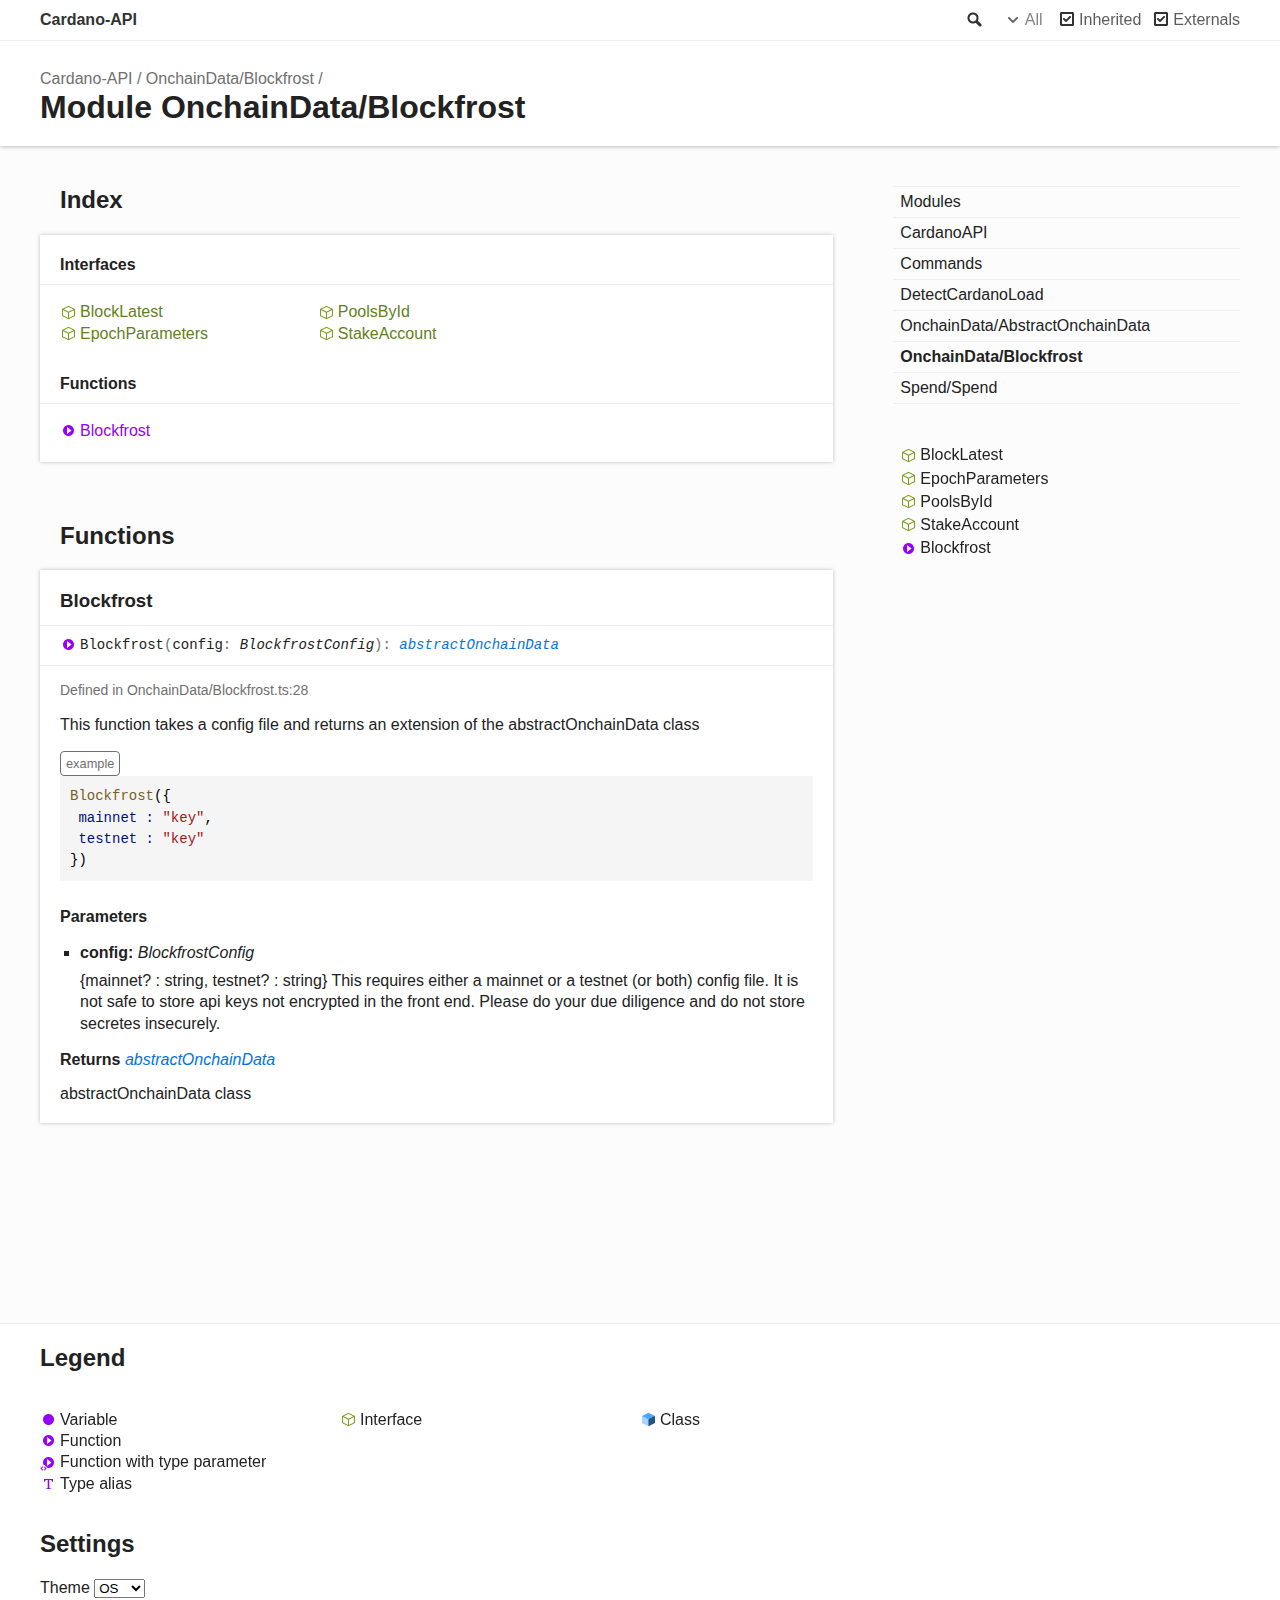
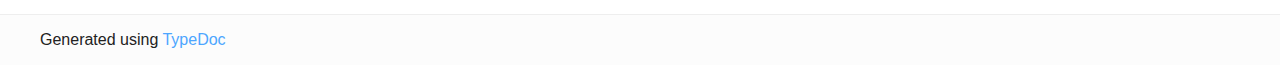
<file: modules/OnchainData_Blockfrost.html>
<!DOCTYPE html><html class="default"><head><meta charSet="utf-8"/><meta http-equiv="x-ua-compatible" content="IE=edge"/><title>OnchainData/Blockfrost | Cardano-API</title><meta name="description" content="Documentation for Cardano-API"/><meta name="viewport" content="width=device-width, initial-scale=1"/><link rel="stylesheet" href="../assets/style.css"/><link rel="stylesheet" href="../assets/highlight.css"/><script async src="../assets/search.js" id="search-script"></script></head><body><script>document.body.classList.add(localStorage.getItem("tsd-theme") || "os")</script><header><div class="tsd-page-toolbar"><div class="container"><div class="table-wrap"><div class="table-cell" id="tsd-search" data-base=".."><div class="field"><label for="tsd-search-field" class="tsd-widget search no-caption">Search</label><input type="text" id="tsd-search-field"/></div><ul class="results"><li class="state loading">Preparing search index...</li><li class="state failure">The search index is not available</li></ul><a href="../index.html" class="title">Cardano-API</a></div><div class="table-cell" id="tsd-widgets"><div id="tsd-filter"><a href="#" class="tsd-widget options no-caption" data-toggle="options">Options</a><div class="tsd-filter-group"><div class="tsd-select" id="tsd-filter-visibility"><span class="tsd-select-label">All</span><ul class="tsd-select-list"><li data-value="public">Public</li><li data-value="protected">Public/Protected</li><li data-value="private" class="selected">All</li></ul></div> <input type="checkbox" id="tsd-filter-inherited" checked/><label class="tsd-widget" for="tsd-filter-inherited">Inherited</label><input type="checkbox" id="tsd-filter-externals" checked/><label class="tsd-widget" for="tsd-filter-externals">Externals</label></div></div><a href="#" class="tsd-widget menu no-caption" data-toggle="menu">Menu</a></div></div></div></div><div class="tsd-page-title"><div class="container"><ul class="tsd-breadcrumb"><li><a href="../modules.html">Cardano-API</a></li><li><a href="OnchainData_Blockfrost.html">OnchainData/Blockfrost</a></li></ul><h1>Module OnchainData/Blockfrost</h1></div></div></header><div class="container container-main"><div class="row"><div class="col-8 col-content"><section class="tsd-panel-group tsd-index-group"><h2>Index</h2><section class="tsd-panel tsd-index-panel"><div class="tsd-index-content"><section class="tsd-index-section "><h3>Interfaces</h3><ul class="tsd-index-list"><li class="tsd-kind-interface tsd-parent-kind-module"><a href="../interfaces/OnchainData_Blockfrost.BlockLatest.html" class="tsd-kind-icon">Block<wbr/>Latest</a></li><li class="tsd-kind-interface tsd-parent-kind-module"><a href="../interfaces/OnchainData_Blockfrost.EpochParameters.html" class="tsd-kind-icon">Epoch<wbr/>Parameters</a></li><li class="tsd-kind-interface tsd-parent-kind-module"><a href="../interfaces/OnchainData_Blockfrost.PoolsById.html" class="tsd-kind-icon">Pools<wbr/>By<wbr/>Id</a></li><li class="tsd-kind-interface tsd-parent-kind-module"><a href="../interfaces/OnchainData_Blockfrost.StakeAccount.html" class="tsd-kind-icon">Stake<wbr/>Account</a></li></ul></section><section class="tsd-index-section "><h3>Functions</h3><ul class="tsd-index-list"><li class="tsd-kind-function tsd-parent-kind-module"><a href="OnchainData_Blockfrost.html#Blockfrost" class="tsd-kind-icon">Blockfrost</a></li></ul></section></div></section></section><section class="tsd-panel-group tsd-member-group "><h2>Functions</h2><section class="tsd-panel tsd-member tsd-kind-function tsd-parent-kind-module"><a id="Blockfrost" class="tsd-anchor"></a><h3 class="tsd-anchor-link">Blockfrost<a href="#Blockfrost" aria-label="Permalink" class="tsd-anchor-icon"><svg xmlns="http://www.w3.org/2000/svg" class="icon icon-tabler icon-tabler-link" viewBox="0 0 24 24" stroke-width="2" stroke="currentColor" fill="none" stroke-linecap="round" stroke-linejoin="round"><path stroke="none" d="M0 0h24v24H0z" fill="none"></path><path d="M10 14a3.5 3.5 0 0 0 5 0l4 -4a3.5 3.5 0 0 0 -5 -5l-.5 .5"></path><path d="M14 10a3.5 3.5 0 0 0 -5 0l-4 4a3.5 3.5 0 0 0 5 5l.5 -.5"></path></svg></a></h3><ul class="tsd-signatures tsd-kind-function tsd-parent-kind-module"><li class="tsd-signature tsd-kind-icon">Blockfrost<span class="tsd-signature-symbol">(</span>config<span class="tsd-signature-symbol">: </span><span class="tsd-signature-type">BlockfrostConfig</span><span class="tsd-signature-symbol">)</span><span class="tsd-signature-symbol">: </span><a href="../classes/OnchainData_AbstractOnchainData.abstractOnchainData.html" class="tsd-signature-type" data-tsd-kind="Class">abstractOnchainData</a></li></ul><ul class="tsd-descriptions"><li class="tsd-description"><aside class="tsd-sources"><ul><li>Defined in OnchainData/Blockfrost.ts:28</li></ul></aside><div class="tsd-comment tsd-typography"><div class="lead">
<p>This function takes a config file and returns an extension of the abstractOnchainData class</p>
</div><dl class="tsd-comment-tags"><dt>example</dt><dd><pre><code class="language-typescript"><span class="hl-6">Blockfrost</span><span class="hl-0">({</span><br/><span class="hl-0"> </span><span class="hl-2">mainnet :</span><span class="hl-0"> </span><span class="hl-5">&quot;key&quot;</span><span class="hl-0">,</span><br/><span class="hl-0"> </span><span class="hl-2">testnet :</span><span class="hl-0"> </span><span class="hl-5">&quot;key&quot;</span><br/><span class="hl-0">})</span>
</code></pre>
</dd></dl></div><h4 class="tsd-parameters-title">Parameters</h4><ul class="tsd-parameters"><li><h5>config: <span class="tsd-signature-type">BlockfrostConfig</span></h5><div class="tsd-comment tsd-typography"><div class="lead">
<p>{mainnet? : string, testnet? : string}
This requires either a mainnet or a testnet (or both) config file. It is not safe to store api keys not encrypted in the front end.
Please do your due diligence and do not store secretes insecurely.</p>
</div></div></li></ul><h4 class="tsd-returns-title">Returns <a href="../classes/OnchainData_AbstractOnchainData.abstractOnchainData.html" class="tsd-signature-type" data-tsd-kind="Class">abstractOnchainData</a></h4><div><p>abstractOnchainData class</p>
</div></li></ul></section></section></div><div class="col-4 col-menu menu-sticky-wrap menu-highlight"><nav class="tsd-navigation primary"><ul><li class=""><a href="../modules.html">Modules</a></li><li class=" tsd-kind-module"><a href="CardanoAPI.html">CardanoAPI</a></li><li class=" tsd-kind-module"><a href="Commands.html">Commands</a></li><li class=" tsd-kind-module"><a href="DetectCardanoLoad.html">Detect<wbr/>Cardano<wbr/>Load</a></li><li class=" tsd-kind-module"><a href="OnchainData_AbstractOnchainData.html">Onchain<wbr/>Data/<wbr/>Abstract<wbr/>Onchain<wbr/>Data</a></li><li class="current tsd-kind-module"><a href="OnchainData_Blockfrost.html">Onchain<wbr/>Data/<wbr/>Blockfrost</a></li><li class=" tsd-kind-module"><a href="Spend_Spend.html">Spend/<wbr/>Spend</a></li></ul></nav><nav class="tsd-navigation secondary menu-sticky"><ul><li class="tsd-kind-interface tsd-parent-kind-module"><a href="../interfaces/OnchainData_Blockfrost.BlockLatest.html" class="tsd-kind-icon">Block<wbr/>Latest</a></li><li class="tsd-kind-interface tsd-parent-kind-module"><a href="../interfaces/OnchainData_Blockfrost.EpochParameters.html" class="tsd-kind-icon">Epoch<wbr/>Parameters</a></li><li class="tsd-kind-interface tsd-parent-kind-module"><a href="../interfaces/OnchainData_Blockfrost.PoolsById.html" class="tsd-kind-icon">Pools<wbr/>By<wbr/>Id</a></li><li class="tsd-kind-interface tsd-parent-kind-module"><a href="../interfaces/OnchainData_Blockfrost.StakeAccount.html" class="tsd-kind-icon">Stake<wbr/>Account</a></li><li class="tsd-kind-function tsd-parent-kind-module"><a href="OnchainData_Blockfrost.html#Blockfrost" class="tsd-kind-icon">Blockfrost</a></li></ul></nav></div></div></div><footer class="with-border-bottom"><div class="container"><h2>Legend</h2><div class="tsd-legend-group"><ul class="tsd-legend"><li class="tsd-kind-variable"><span class="tsd-kind-icon">Variable</span></li><li class="tsd-kind-function"><span class="tsd-kind-icon">Function</span></li><li class="tsd-kind-function tsd-has-type-parameter"><span class="tsd-kind-icon">Function with type parameter</span></li><li class="tsd-kind-type-alias"><span class="tsd-kind-icon">Type alias</span></li></ul><ul class="tsd-legend"><li class="tsd-kind-interface"><span class="tsd-kind-icon">Interface</span></li></ul><ul class="tsd-legend"><li class="tsd-kind-class"><span class="tsd-kind-icon">Class</span></li></ul></div><h2>Settings</h2><p>Theme <select id="theme"><option value="os">OS</option><option value="light">Light</option><option value="dark">Dark</option></select></p></div></footer><div class="container tsd-generator"><p>Generated using <a href="https://typedoc.org/" target="_blank">TypeDoc</a></p></div><div class="overlay"></div><script src="../assets/main.js"></script></body></html>
</file>
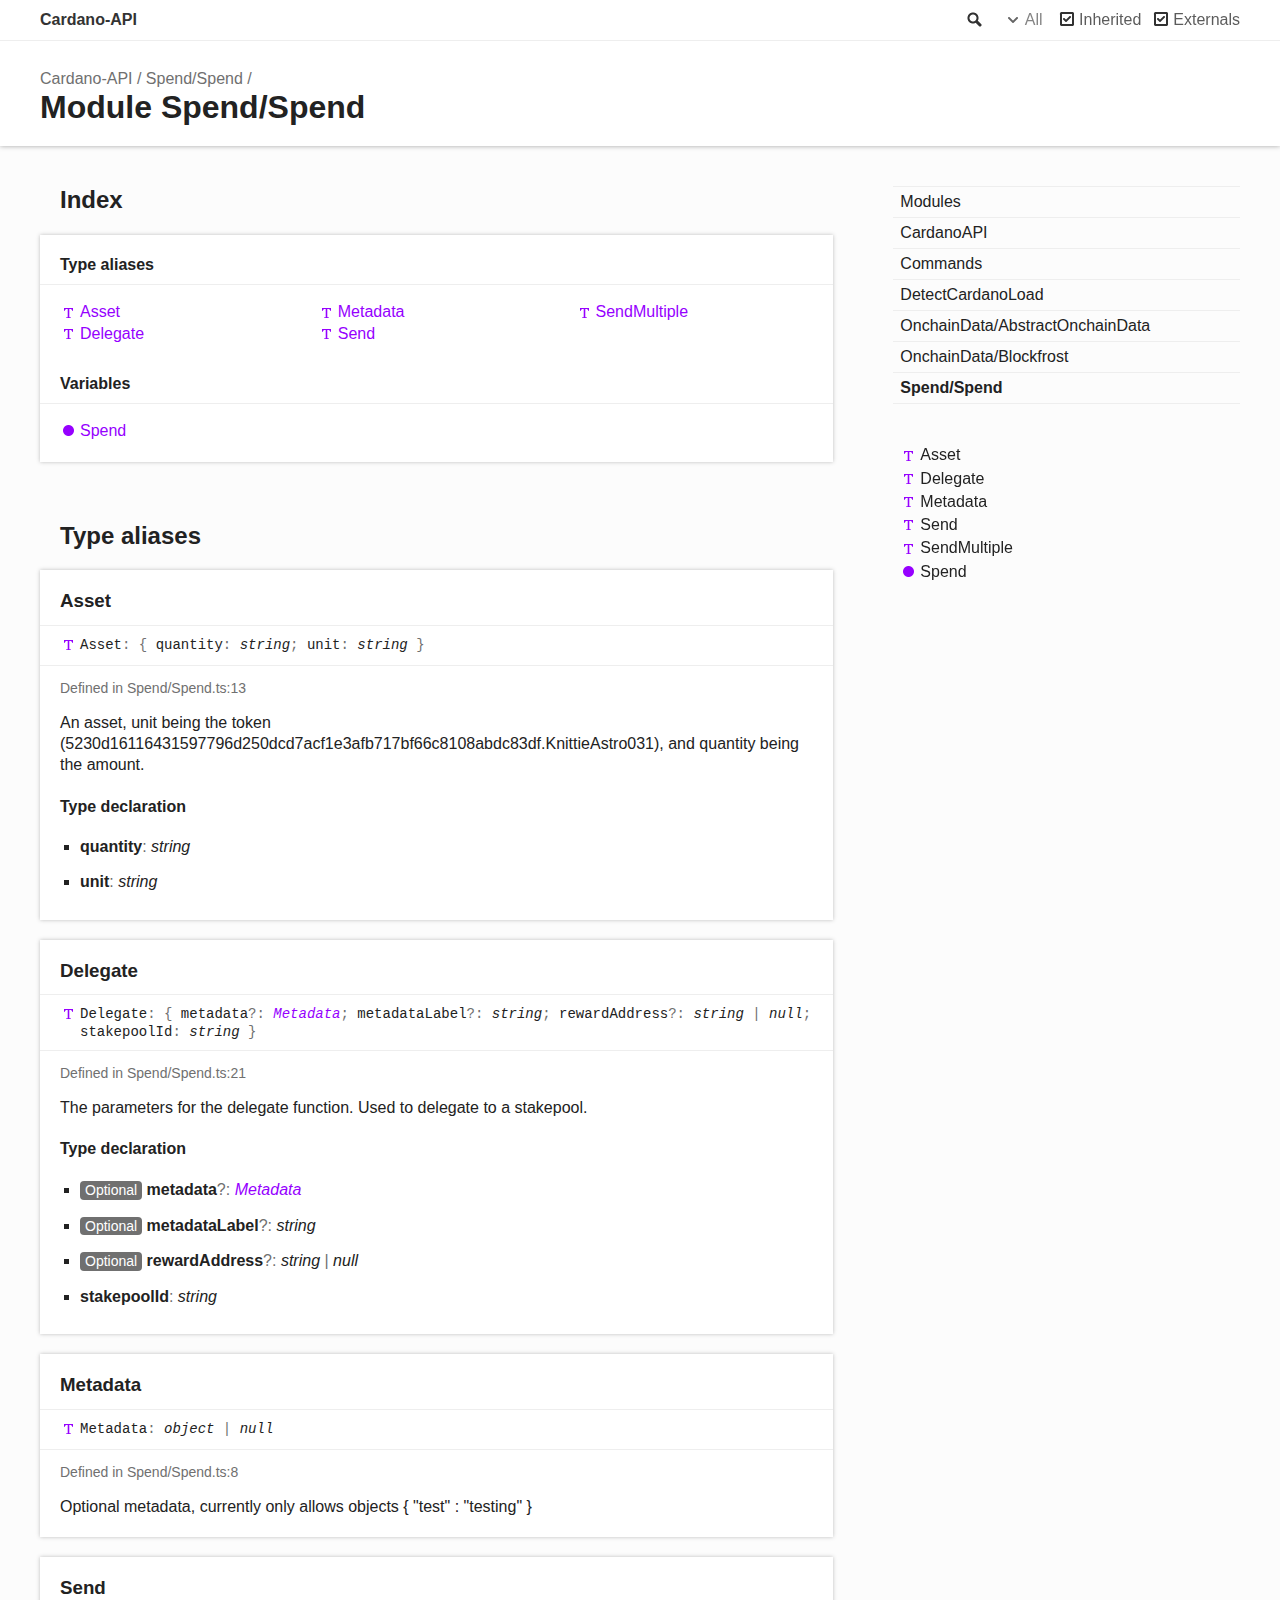
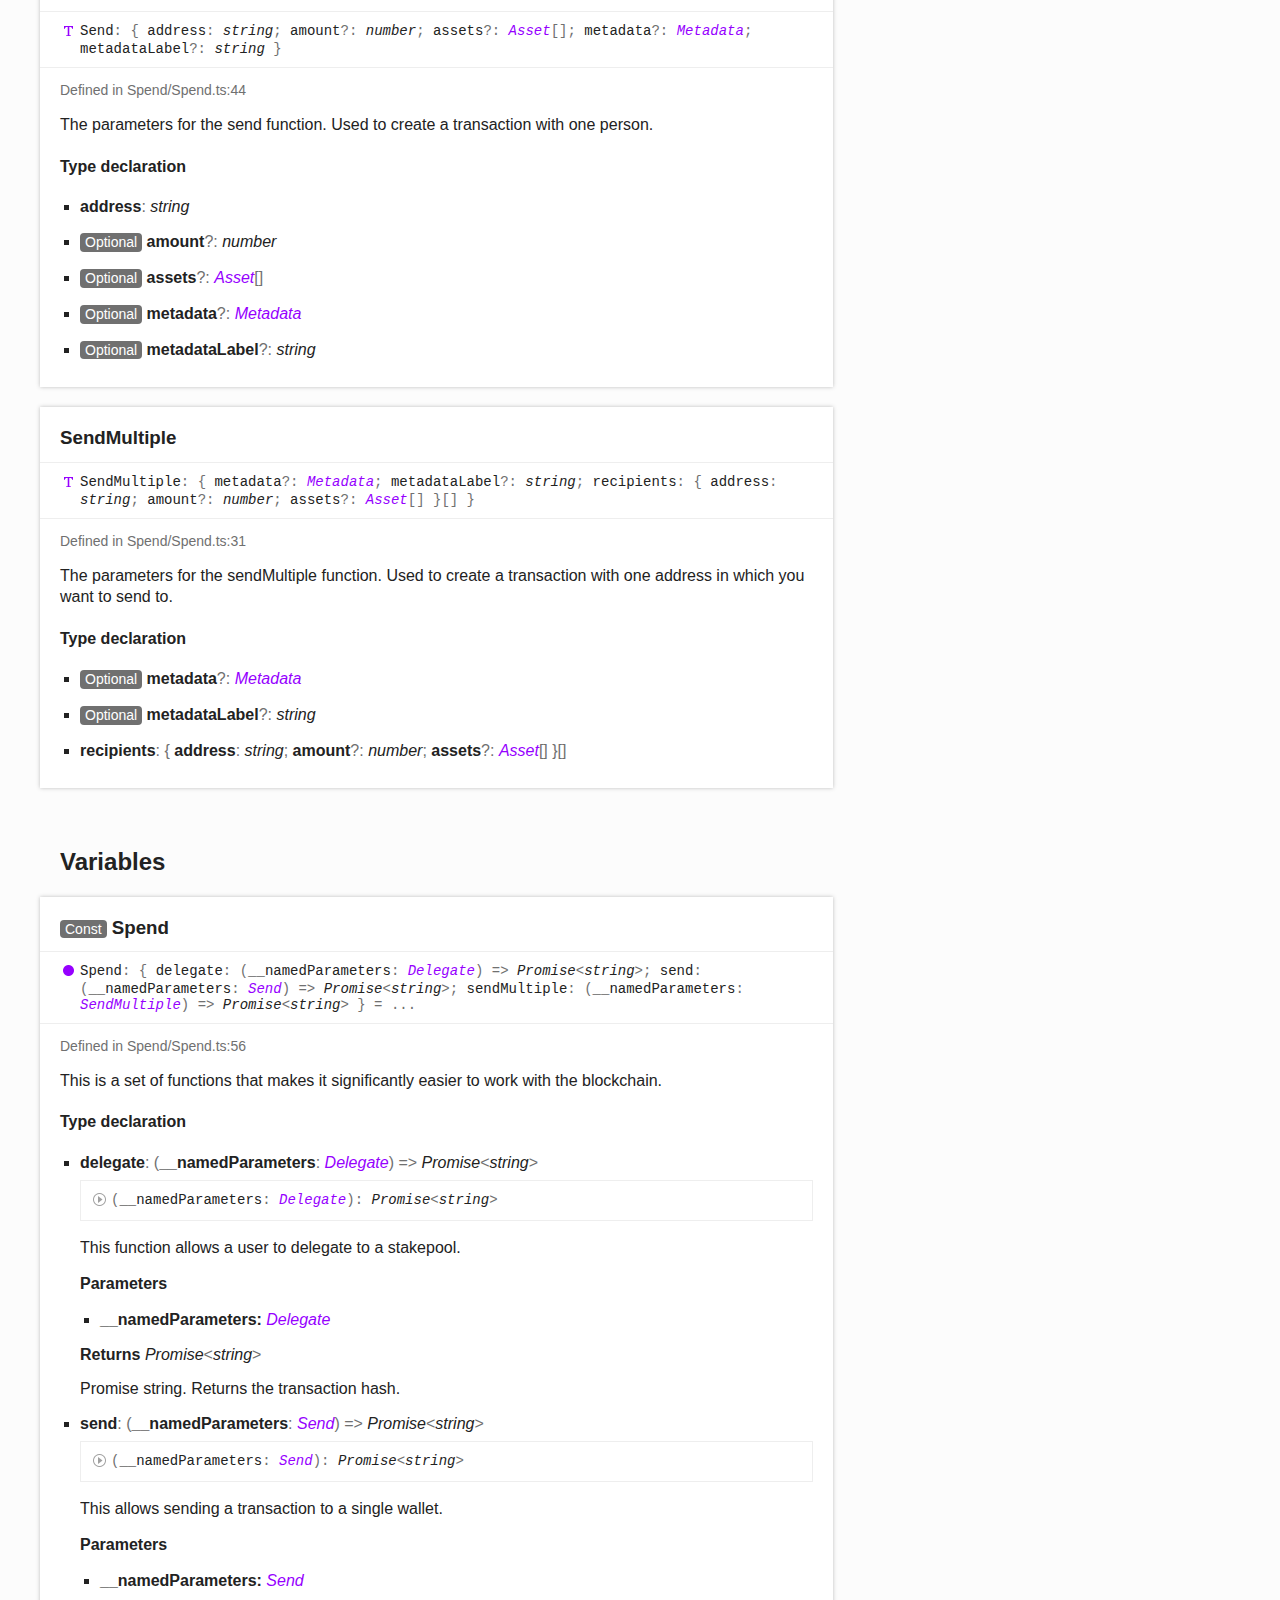
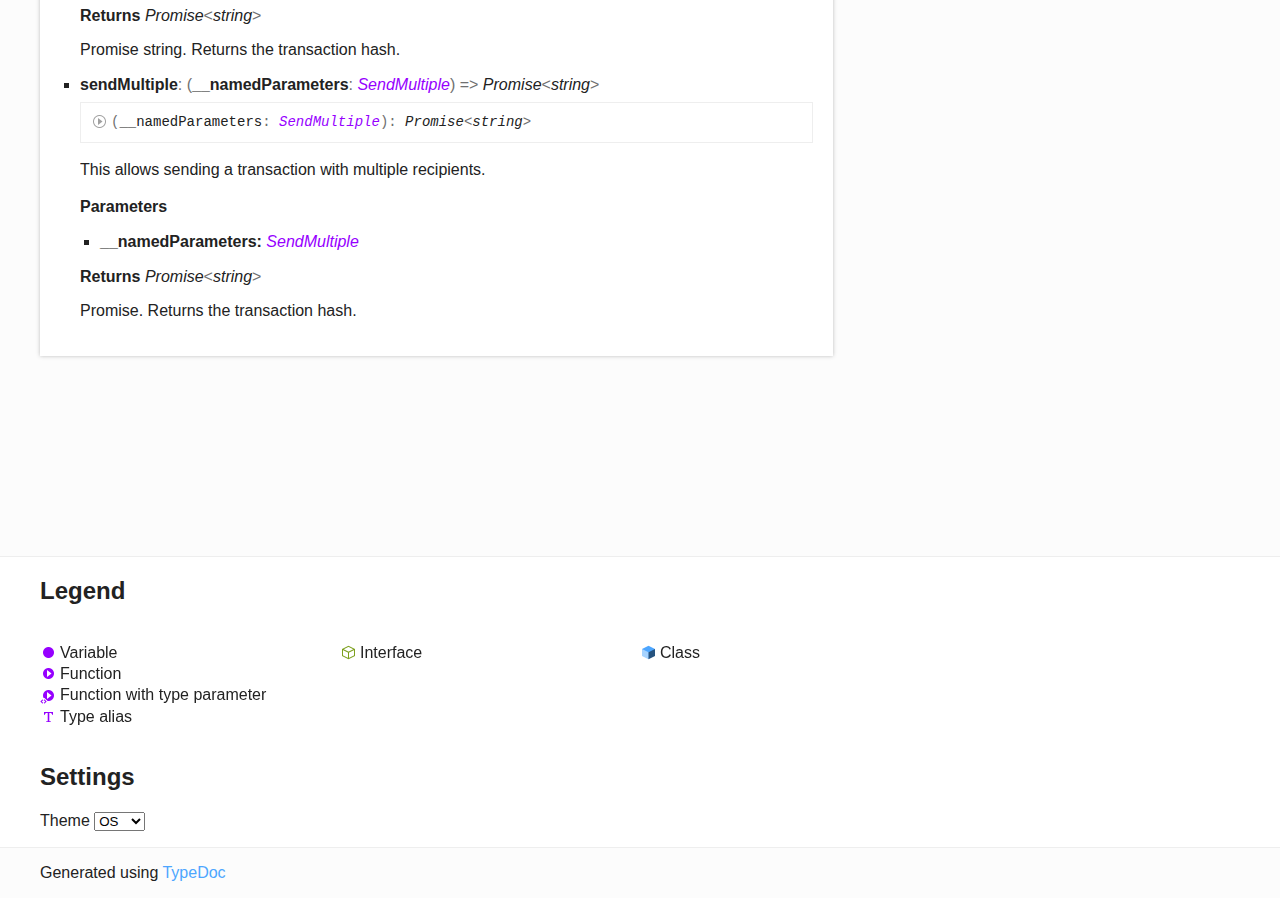
<file: modules/Spend_Spend.html>
<!DOCTYPE html><html class="default"><head><meta charSet="utf-8"/><meta http-equiv="x-ua-compatible" content="IE=edge"/><title>Spend/Spend | Cardano-API</title><meta name="description" content="Documentation for Cardano-API"/><meta name="viewport" content="width=device-width, initial-scale=1"/><link rel="stylesheet" href="../assets/style.css"/><link rel="stylesheet" href="../assets/highlight.css"/><script async src="../assets/search.js" id="search-script"></script></head><body><script>document.body.classList.add(localStorage.getItem("tsd-theme") || "os")</script><header><div class="tsd-page-toolbar"><div class="container"><div class="table-wrap"><div class="table-cell" id="tsd-search" data-base=".."><div class="field"><label for="tsd-search-field" class="tsd-widget search no-caption">Search</label><input type="text" id="tsd-search-field"/></div><ul class="results"><li class="state loading">Preparing search index...</li><li class="state failure">The search index is not available</li></ul><a href="../index.html" class="title">Cardano-API</a></div><div class="table-cell" id="tsd-widgets"><div id="tsd-filter"><a href="#" class="tsd-widget options no-caption" data-toggle="options">Options</a><div class="tsd-filter-group"><div class="tsd-select" id="tsd-filter-visibility"><span class="tsd-select-label">All</span><ul class="tsd-select-list"><li data-value="public">Public</li><li data-value="protected">Public/Protected</li><li data-value="private" class="selected">All</li></ul></div> <input type="checkbox" id="tsd-filter-inherited" checked/><label class="tsd-widget" for="tsd-filter-inherited">Inherited</label><input type="checkbox" id="tsd-filter-externals" checked/><label class="tsd-widget" for="tsd-filter-externals">Externals</label></div></div><a href="#" class="tsd-widget menu no-caption" data-toggle="menu">Menu</a></div></div></div></div><div class="tsd-page-title"><div class="container"><ul class="tsd-breadcrumb"><li><a href="../modules.html">Cardano-API</a></li><li><a href="Spend_Spend.html">Spend/Spend</a></li></ul><h1>Module Spend/Spend</h1></div></div></header><div class="container container-main"><div class="row"><div class="col-8 col-content"><section class="tsd-panel-group tsd-index-group"><h2>Index</h2><section class="tsd-panel tsd-index-panel"><div class="tsd-index-content"><section class="tsd-index-section "><h3>Type aliases</h3><ul class="tsd-index-list"><li class="tsd-kind-type-alias tsd-parent-kind-module"><a href="Spend_Spend.html#Asset" class="tsd-kind-icon">Asset</a></li><li class="tsd-kind-type-alias tsd-parent-kind-module"><a href="Spend_Spend.html#Delegate" class="tsd-kind-icon">Delegate</a></li><li class="tsd-kind-type-alias tsd-parent-kind-module"><a href="Spend_Spend.html#Metadata" class="tsd-kind-icon">Metadata</a></li><li class="tsd-kind-type-alias tsd-parent-kind-module"><a href="Spend_Spend.html#Send" class="tsd-kind-icon">Send</a></li><li class="tsd-kind-type-alias tsd-parent-kind-module"><a href="Spend_Spend.html#SendMultiple" class="tsd-kind-icon">Send<wbr/>Multiple</a></li></ul></section><section class="tsd-index-section "><h3>Variables</h3><ul class="tsd-index-list"><li class="tsd-kind-variable tsd-parent-kind-module"><a href="Spend_Spend.html#Spend" class="tsd-kind-icon">Spend</a></li></ul></section></div></section></section><section class="tsd-panel-group tsd-member-group "><h2>Type aliases</h2><section class="tsd-panel tsd-member tsd-kind-type-alias tsd-parent-kind-module"><a id="Asset" class="tsd-anchor"></a><h3 class="tsd-anchor-link">Asset<a href="#Asset" aria-label="Permalink" class="tsd-anchor-icon"><svg xmlns="http://www.w3.org/2000/svg" class="icon icon-tabler icon-tabler-link" viewBox="0 0 24 24" stroke-width="2" stroke="currentColor" fill="none" stroke-linecap="round" stroke-linejoin="round"><path stroke="none" d="M0 0h24v24H0z" fill="none"></path><path d="M10 14a3.5 3.5 0 0 0 5 0l4 -4a3.5 3.5 0 0 0 -5 -5l-.5 .5"></path><path d="M14 10a3.5 3.5 0 0 0 -5 0l-4 4a3.5 3.5 0 0 0 5 5l.5 -.5"></path></svg></a></h3><div class="tsd-signature tsd-kind-icon">Asset<span class="tsd-signature-symbol">:</span> <span class="tsd-signature-symbol">{ </span>quantity<span class="tsd-signature-symbol">: </span><span class="tsd-signature-type">string</span><span class="tsd-signature-symbol">; </span>unit<span class="tsd-signature-symbol">: </span><span class="tsd-signature-type">string</span><span class="tsd-signature-symbol"> }</span></div><aside class="tsd-sources"><ul><li>Defined in Spend/Spend.ts:13</li></ul></aside><div class="tsd-comment tsd-typography"><div class="lead">
<p>An asset, unit being the token (5230d16116431597796d250dcd7acf1e3afb717bf66c8108abdc83df.KnittieAstro031), and quantity being the amount.</p>
</div></div><div class="tsd-type-declaration"><h4>Type declaration</h4><ul class="tsd-parameters"><li class="tsd-parameter"><h5>quantity<span class="tsd-signature-symbol">: </span><span class="tsd-signature-type">string</span></h5></li><li class="tsd-parameter"><h5>unit<span class="tsd-signature-symbol">: </span><span class="tsd-signature-type">string</span></h5></li></ul></div></section><section class="tsd-panel tsd-member tsd-kind-type-alias tsd-parent-kind-module"><a id="Delegate" class="tsd-anchor"></a><h3 class="tsd-anchor-link">Delegate<a href="#Delegate" aria-label="Permalink" class="tsd-anchor-icon"><svg xmlns="http://www.w3.org/2000/svg" class="icon icon-tabler icon-tabler-link" viewBox="0 0 24 24" stroke-width="2" stroke="currentColor" fill="none" stroke-linecap="round" stroke-linejoin="round"><path stroke="none" d="M0 0h24v24H0z" fill="none"></path><path d="M10 14a3.5 3.5 0 0 0 5 0l4 -4a3.5 3.5 0 0 0 -5 -5l-.5 .5"></path><path d="M14 10a3.5 3.5 0 0 0 -5 0l-4 4a3.5 3.5 0 0 0 5 5l.5 -.5"></path></svg></a></h3><div class="tsd-signature tsd-kind-icon">Delegate<span class="tsd-signature-symbol">:</span> <span class="tsd-signature-symbol">{ </span>metadata<span class="tsd-signature-symbol">?: </span><a href="Spend_Spend.html#Metadata" class="tsd-signature-type" data-tsd-kind="Type alias">Metadata</a><span class="tsd-signature-symbol">; </span>metadataLabel<span class="tsd-signature-symbol">?: </span><span class="tsd-signature-type">string</span><span class="tsd-signature-symbol">; </span>rewardAddress<span class="tsd-signature-symbol">?: </span><span class="tsd-signature-type">string</span><span class="tsd-signature-symbol"> | </span><span class="tsd-signature-type">null</span><span class="tsd-signature-symbol">; </span>stakepoolId<span class="tsd-signature-symbol">: </span><span class="tsd-signature-type">string</span><span class="tsd-signature-symbol"> }</span></div><aside class="tsd-sources"><ul><li>Defined in Spend/Spend.ts:21</li></ul></aside><div class="tsd-comment tsd-typography"><div class="lead">
<p>The parameters for the delegate function. Used to delegate to a stakepool.</p>
</div></div><div class="tsd-type-declaration"><h4>Type declaration</h4><ul class="tsd-parameters"><li class="tsd-parameter"><h5><span class="tsd-flag ts-flagOptional">Optional</span> metadata<span class="tsd-signature-symbol">?: </span><a href="Spend_Spend.html#Metadata" class="tsd-signature-type" data-tsd-kind="Type alias">Metadata</a></h5></li><li class="tsd-parameter"><h5><span class="tsd-flag ts-flagOptional">Optional</span> metadata<wbr/>Label<span class="tsd-signature-symbol">?: </span><span class="tsd-signature-type">string</span></h5></li><li class="tsd-parameter"><h5><span class="tsd-flag ts-flagOptional">Optional</span> reward<wbr/>Address<span class="tsd-signature-symbol">?: </span><span class="tsd-signature-type">string</span><span class="tsd-signature-symbol"> | </span><span class="tsd-signature-type">null</span></h5></li><li class="tsd-parameter"><h5>stakepool<wbr/>Id<span class="tsd-signature-symbol">: </span><span class="tsd-signature-type">string</span></h5></li></ul></div></section><section class="tsd-panel tsd-member tsd-kind-type-alias tsd-parent-kind-module"><a id="Metadata" class="tsd-anchor"></a><h3 class="tsd-anchor-link">Metadata<a href="#Metadata" aria-label="Permalink" class="tsd-anchor-icon"><svg xmlns="http://www.w3.org/2000/svg" class="icon icon-tabler icon-tabler-link" viewBox="0 0 24 24" stroke-width="2" stroke="currentColor" fill="none" stroke-linecap="round" stroke-linejoin="round"><path stroke="none" d="M0 0h24v24H0z" fill="none"></path><path d="M10 14a3.5 3.5 0 0 0 5 0l4 -4a3.5 3.5 0 0 0 -5 -5l-.5 .5"></path><path d="M14 10a3.5 3.5 0 0 0 -5 0l-4 4a3.5 3.5 0 0 0 5 5l.5 -.5"></path></svg></a></h3><div class="tsd-signature tsd-kind-icon">Metadata<span class="tsd-signature-symbol">:</span> <span class="tsd-signature-type">object</span><span class="tsd-signature-symbol"> | </span><span class="tsd-signature-type">null</span></div><aside class="tsd-sources"><ul><li>Defined in Spend/Spend.ts:8</li></ul></aside><div class="tsd-comment tsd-typography"><div class="lead">
<p>Optional metadata, currently only allows objects { &quot;test&quot; : &quot;testing&quot; }</p>
</div></div></section><section class="tsd-panel tsd-member tsd-kind-type-alias tsd-parent-kind-module"><a id="Send" class="tsd-anchor"></a><h3 class="tsd-anchor-link">Send<a href="#Send" aria-label="Permalink" class="tsd-anchor-icon"><svg xmlns="http://www.w3.org/2000/svg" class="icon icon-tabler icon-tabler-link" viewBox="0 0 24 24" stroke-width="2" stroke="currentColor" fill="none" stroke-linecap="round" stroke-linejoin="round"><path stroke="none" d="M0 0h24v24H0z" fill="none"></path><path d="M10 14a3.5 3.5 0 0 0 5 0l4 -4a3.5 3.5 0 0 0 -5 -5l-.5 .5"></path><path d="M14 10a3.5 3.5 0 0 0 -5 0l-4 4a3.5 3.5 0 0 0 5 5l.5 -.5"></path></svg></a></h3><div class="tsd-signature tsd-kind-icon">Send<span class="tsd-signature-symbol">:</span> <span class="tsd-signature-symbol">{ </span>address<span class="tsd-signature-symbol">: </span><span class="tsd-signature-type">string</span><span class="tsd-signature-symbol">; </span>amount<span class="tsd-signature-symbol">?: </span><span class="tsd-signature-type">number</span><span class="tsd-signature-symbol">; </span>assets<span class="tsd-signature-symbol">?: </span><a href="Spend_Spend.html#Asset" class="tsd-signature-type" data-tsd-kind="Type alias">Asset</a><span class="tsd-signature-symbol">[]</span><span class="tsd-signature-symbol">; </span>metadata<span class="tsd-signature-symbol">?: </span><a href="Spend_Spend.html#Metadata" class="tsd-signature-type" data-tsd-kind="Type alias">Metadata</a><span class="tsd-signature-symbol">; </span>metadataLabel<span class="tsd-signature-symbol">?: </span><span class="tsd-signature-type">string</span><span class="tsd-signature-symbol"> }</span></div><aside class="tsd-sources"><ul><li>Defined in Spend/Spend.ts:44</li></ul></aside><div class="tsd-comment tsd-typography"><div class="lead">
<p>The parameters for the send function. Used to create a transaction with one person.</p>
</div></div><div class="tsd-type-declaration"><h4>Type declaration</h4><ul class="tsd-parameters"><li class="tsd-parameter"><h5>address<span class="tsd-signature-symbol">: </span><span class="tsd-signature-type">string</span></h5></li><li class="tsd-parameter"><h5><span class="tsd-flag ts-flagOptional">Optional</span> amount<span class="tsd-signature-symbol">?: </span><span class="tsd-signature-type">number</span></h5></li><li class="tsd-parameter"><h5><span class="tsd-flag ts-flagOptional">Optional</span> assets<span class="tsd-signature-symbol">?: </span><a href="Spend_Spend.html#Asset" class="tsd-signature-type" data-tsd-kind="Type alias">Asset</a><span class="tsd-signature-symbol">[]</span></h5></li><li class="tsd-parameter"><h5><span class="tsd-flag ts-flagOptional">Optional</span> metadata<span class="tsd-signature-symbol">?: </span><a href="Spend_Spend.html#Metadata" class="tsd-signature-type" data-tsd-kind="Type alias">Metadata</a></h5></li><li class="tsd-parameter"><h5><span class="tsd-flag ts-flagOptional">Optional</span> metadata<wbr/>Label<span class="tsd-signature-symbol">?: </span><span class="tsd-signature-type">string</span></h5></li></ul></div></section><section class="tsd-panel tsd-member tsd-kind-type-alias tsd-parent-kind-module"><a id="SendMultiple" class="tsd-anchor"></a><h3 class="tsd-anchor-link">Send<wbr/>Multiple<a href="#SendMultiple" aria-label="Permalink" class="tsd-anchor-icon"><svg xmlns="http://www.w3.org/2000/svg" class="icon icon-tabler icon-tabler-link" viewBox="0 0 24 24" stroke-width="2" stroke="currentColor" fill="none" stroke-linecap="round" stroke-linejoin="round"><path stroke="none" d="M0 0h24v24H0z" fill="none"></path><path d="M10 14a3.5 3.5 0 0 0 5 0l4 -4a3.5 3.5 0 0 0 -5 -5l-.5 .5"></path><path d="M14 10a3.5 3.5 0 0 0 -5 0l-4 4a3.5 3.5 0 0 0 5 5l.5 -.5"></path></svg></a></h3><div class="tsd-signature tsd-kind-icon">Send<wbr/>Multiple<span class="tsd-signature-symbol">:</span> <span class="tsd-signature-symbol">{ </span>metadata<span class="tsd-signature-symbol">?: </span><a href="Spend_Spend.html#Metadata" class="tsd-signature-type" data-tsd-kind="Type alias">Metadata</a><span class="tsd-signature-symbol">; </span>metadataLabel<span class="tsd-signature-symbol">?: </span><span class="tsd-signature-type">string</span><span class="tsd-signature-symbol">; </span>recipients<span class="tsd-signature-symbol">: </span><span class="tsd-signature-symbol">{ </span>address<span class="tsd-signature-symbol">: </span><span class="tsd-signature-type">string</span><span class="tsd-signature-symbol">; </span>amount<span class="tsd-signature-symbol">?: </span><span class="tsd-signature-type">number</span><span class="tsd-signature-symbol">; </span>assets<span class="tsd-signature-symbol">?: </span><a href="Spend_Spend.html#Asset" class="tsd-signature-type" data-tsd-kind="Type alias">Asset</a><span class="tsd-signature-symbol">[]</span><span class="tsd-signature-symbol"> }</span><span class="tsd-signature-symbol">[]</span><span class="tsd-signature-symbol"> }</span></div><aside class="tsd-sources"><ul><li>Defined in Spend/Spend.ts:31</li></ul></aside><div class="tsd-comment tsd-typography"><div class="lead">
<p>The parameters for the sendMultiple function. Used to create a transaction with one address in which you want to send to.</p>
</div></div><div class="tsd-type-declaration"><h4>Type declaration</h4><ul class="tsd-parameters"><li class="tsd-parameter"><h5><span class="tsd-flag ts-flagOptional">Optional</span> metadata<span class="tsd-signature-symbol">?: </span><a href="Spend_Spend.html#Metadata" class="tsd-signature-type" data-tsd-kind="Type alias">Metadata</a></h5></li><li class="tsd-parameter"><h5><span class="tsd-flag ts-flagOptional">Optional</span> metadata<wbr/>Label<span class="tsd-signature-symbol">?: </span><span class="tsd-signature-type">string</span></h5></li><li class="tsd-parameter"><h5>recipients<span class="tsd-signature-symbol">: </span><span class="tsd-signature-symbol">{ </span>address<span class="tsd-signature-symbol">: </span><span class="tsd-signature-type">string</span><span class="tsd-signature-symbol">; </span>amount<span class="tsd-signature-symbol">?: </span><span class="tsd-signature-type">number</span><span class="tsd-signature-symbol">; </span>assets<span class="tsd-signature-symbol">?: </span><a href="Spend_Spend.html#Asset" class="tsd-signature-type" data-tsd-kind="Type alias">Asset</a><span class="tsd-signature-symbol">[]</span><span class="tsd-signature-symbol"> }</span><span class="tsd-signature-symbol">[]</span></h5></li></ul></div></section></section><section class="tsd-panel-group tsd-member-group "><h2>Variables</h2><section class="tsd-panel tsd-member tsd-kind-variable tsd-parent-kind-module"><a id="Spend" class="tsd-anchor"></a><h3 class="tsd-anchor-link"><span class="tsd-flag ts-flagConst">Const</span> Spend<a href="#Spend" aria-label="Permalink" class="tsd-anchor-icon"><svg xmlns="http://www.w3.org/2000/svg" class="icon icon-tabler icon-tabler-link" viewBox="0 0 24 24" stroke-width="2" stroke="currentColor" fill="none" stroke-linecap="round" stroke-linejoin="round"><path stroke="none" d="M0 0h24v24H0z" fill="none"></path><path d="M10 14a3.5 3.5 0 0 0 5 0l4 -4a3.5 3.5 0 0 0 -5 -5l-.5 .5"></path><path d="M14 10a3.5 3.5 0 0 0 -5 0l-4 4a3.5 3.5 0 0 0 5 5l.5 -.5"></path></svg></a></h3><div class="tsd-signature tsd-kind-icon">Spend<span class="tsd-signature-symbol">:</span> <span class="tsd-signature-symbol">{ </span>delegate<span class="tsd-signature-symbol">: </span><span class="tsd-signature-symbol">(</span>__namedParameters<span class="tsd-signature-symbol">: </span><a href="Spend_Spend.html#Delegate" class="tsd-signature-type" data-tsd-kind="Type alias">Delegate</a><span class="tsd-signature-symbol">)</span><span class="tsd-signature-symbol"> =&gt; </span><span class="tsd-signature-type">Promise</span><span class="tsd-signature-symbol">&lt;</span><span class="tsd-signature-type">string</span><span class="tsd-signature-symbol">&gt;</span><span class="tsd-signature-symbol">; </span>send<span class="tsd-signature-symbol">: </span><span class="tsd-signature-symbol">(</span>__namedParameters<span class="tsd-signature-symbol">: </span><a href="Spend_Spend.html#Send" class="tsd-signature-type" data-tsd-kind="Type alias">Send</a><span class="tsd-signature-symbol">)</span><span class="tsd-signature-symbol"> =&gt; </span><span class="tsd-signature-type">Promise</span><span class="tsd-signature-symbol">&lt;</span><span class="tsd-signature-type">string</span><span class="tsd-signature-symbol">&gt;</span><span class="tsd-signature-symbol">; </span>sendMultiple<span class="tsd-signature-symbol">: </span><span class="tsd-signature-symbol">(</span>__namedParameters<span class="tsd-signature-symbol">: </span><a href="Spend_Spend.html#SendMultiple" class="tsd-signature-type" data-tsd-kind="Type alias">SendMultiple</a><span class="tsd-signature-symbol">)</span><span class="tsd-signature-symbol"> =&gt; </span><span class="tsd-signature-type">Promise</span><span class="tsd-signature-symbol">&lt;</span><span class="tsd-signature-type">string</span><span class="tsd-signature-symbol">&gt;</span><span class="tsd-signature-symbol"> }</span><span class="tsd-signature-symbol"> = ...</span></div><aside class="tsd-sources"><ul><li>Defined in Spend/Spend.ts:56</li></ul></aside><div class="tsd-comment tsd-typography"><div class="lead">
<p>This is a set of functions that makes it significantly easier to work with the blockchain.</p>
</div></div><div class="tsd-type-declaration"><h4>Type declaration</h4><ul class="tsd-parameters"><li class="tsd-parameter"><h5>delegate<span class="tsd-signature-symbol">: </span><span class="tsd-signature-symbol">(</span>__namedParameters<span class="tsd-signature-symbol">: </span><a href="Spend_Spend.html#Delegate" class="tsd-signature-type" data-tsd-kind="Type alias">Delegate</a><span class="tsd-signature-symbol">)</span><span class="tsd-signature-symbol"> =&gt; </span><span class="tsd-signature-type">Promise</span><span class="tsd-signature-symbol">&lt;</span><span class="tsd-signature-type">string</span><span class="tsd-signature-symbol">&gt;</span></h5><ul class="tsd-parameters"><li class="tsd-parameter-signature"><ul class="tsd-signatures tsd-kind-type-literal tsd-parent-kind-type-literal"><li class="tsd-signature tsd-kind-icon"><span class="tsd-signature-symbol">(</span>__namedParameters<span class="tsd-signature-symbol">: </span><a href="Spend_Spend.html#Delegate" class="tsd-signature-type" data-tsd-kind="Type alias">Delegate</a><span class="tsd-signature-symbol">)</span><span class="tsd-signature-symbol">: </span><span class="tsd-signature-type">Promise</span><span class="tsd-signature-symbol">&lt;</span><span class="tsd-signature-type">string</span><span class="tsd-signature-symbol">&gt;</span></li></ul><ul class="tsd-descriptions"><li class="tsd-description"><div class="tsd-comment tsd-typography"><div class="lead">
<p>This function allows a user to delegate to a stakepool.</p>
</div></div><h4 class="tsd-parameters-title">Parameters</h4><ul class="tsd-parameters"><li><h5>__namedParameters: <a href="Spend_Spend.html#Delegate" class="tsd-signature-type" data-tsd-kind="Type alias">Delegate</a></h5></li></ul><h4 class="tsd-returns-title">Returns <span class="tsd-signature-type">Promise</span><span class="tsd-signature-symbol">&lt;</span><span class="tsd-signature-type">string</span><span class="tsd-signature-symbol">&gt;</span></h4><div><p>Promise string. Returns the transaction hash.</p>
</div></li></ul></li></ul></li><li class="tsd-parameter"><h5>send<span class="tsd-signature-symbol">: </span><span class="tsd-signature-symbol">(</span>__namedParameters<span class="tsd-signature-symbol">: </span><a href="Spend_Spend.html#Send" class="tsd-signature-type" data-tsd-kind="Type alias">Send</a><span class="tsd-signature-symbol">)</span><span class="tsd-signature-symbol"> =&gt; </span><span class="tsd-signature-type">Promise</span><span class="tsd-signature-symbol">&lt;</span><span class="tsd-signature-type">string</span><span class="tsd-signature-symbol">&gt;</span></h5><ul class="tsd-parameters"><li class="tsd-parameter-signature"><ul class="tsd-signatures tsd-kind-type-literal tsd-parent-kind-type-literal"><li class="tsd-signature tsd-kind-icon"><span class="tsd-signature-symbol">(</span>__namedParameters<span class="tsd-signature-symbol">: </span><a href="Spend_Spend.html#Send" class="tsd-signature-type" data-tsd-kind="Type alias">Send</a><span class="tsd-signature-symbol">)</span><span class="tsd-signature-symbol">: </span><span class="tsd-signature-type">Promise</span><span class="tsd-signature-symbol">&lt;</span><span class="tsd-signature-type">string</span><span class="tsd-signature-symbol">&gt;</span></li></ul><ul class="tsd-descriptions"><li class="tsd-description"><div class="tsd-comment tsd-typography"><div class="lead">
<p>This allows sending a transaction to a single wallet.</p>
</div></div><h4 class="tsd-parameters-title">Parameters</h4><ul class="tsd-parameters"><li><h5>__namedParameters: <a href="Spend_Spend.html#Send" class="tsd-signature-type" data-tsd-kind="Type alias">Send</a></h5></li></ul><h4 class="tsd-returns-title">Returns <span class="tsd-signature-type">Promise</span><span class="tsd-signature-symbol">&lt;</span><span class="tsd-signature-type">string</span><span class="tsd-signature-symbol">&gt;</span></h4><div><p>Promise string. Returns the transaction hash.</p>
</div></li></ul></li></ul></li><li class="tsd-parameter"><h5>send<wbr/>Multiple<span class="tsd-signature-symbol">: </span><span class="tsd-signature-symbol">(</span>__namedParameters<span class="tsd-signature-symbol">: </span><a href="Spend_Spend.html#SendMultiple" class="tsd-signature-type" data-tsd-kind="Type alias">SendMultiple</a><span class="tsd-signature-symbol">)</span><span class="tsd-signature-symbol"> =&gt; </span><span class="tsd-signature-type">Promise</span><span class="tsd-signature-symbol">&lt;</span><span class="tsd-signature-type">string</span><span class="tsd-signature-symbol">&gt;</span></h5><ul class="tsd-parameters"><li class="tsd-parameter-signature"><ul class="tsd-signatures tsd-kind-type-literal tsd-parent-kind-type-literal"><li class="tsd-signature tsd-kind-icon"><span class="tsd-signature-symbol">(</span>__namedParameters<span class="tsd-signature-symbol">: </span><a href="Spend_Spend.html#SendMultiple" class="tsd-signature-type" data-tsd-kind="Type alias">SendMultiple</a><span class="tsd-signature-symbol">)</span><span class="tsd-signature-symbol">: </span><span class="tsd-signature-type">Promise</span><span class="tsd-signature-symbol">&lt;</span><span class="tsd-signature-type">string</span><span class="tsd-signature-symbol">&gt;</span></li></ul><ul class="tsd-descriptions"><li class="tsd-description"><div class="tsd-comment tsd-typography"><div class="lead">
<p>This allows sending a transaction with multiple recipients.</p>
</div></div><h4 class="tsd-parameters-title">Parameters</h4><ul class="tsd-parameters"><li><h5>__namedParameters: <a href="Spend_Spend.html#SendMultiple" class="tsd-signature-type" data-tsd-kind="Type alias">SendMultiple</a></h5></li></ul><h4 class="tsd-returns-title">Returns <span class="tsd-signature-type">Promise</span><span class="tsd-signature-symbol">&lt;</span><span class="tsd-signature-type">string</span><span class="tsd-signature-symbol">&gt;</span></h4><div><p>Promise<string>. Returns the transaction hash.</p>
</div></li></ul></li></ul></li></ul></div></section></section></div><div class="col-4 col-menu menu-sticky-wrap menu-highlight"><nav class="tsd-navigation primary"><ul><li class=""><a href="../modules.html">Modules</a></li><li class=" tsd-kind-module"><a href="CardanoAPI.html">CardanoAPI</a></li><li class=" tsd-kind-module"><a href="Commands.html">Commands</a></li><li class=" tsd-kind-module"><a href="DetectCardanoLoad.html">Detect<wbr/>Cardano<wbr/>Load</a></li><li class=" tsd-kind-module"><a href="OnchainData_AbstractOnchainData.html">Onchain<wbr/>Data/<wbr/>Abstract<wbr/>Onchain<wbr/>Data</a></li><li class=" tsd-kind-module"><a href="OnchainData_Blockfrost.html">Onchain<wbr/>Data/<wbr/>Blockfrost</a></li><li class="current tsd-kind-module"><a href="Spend_Spend.html">Spend/<wbr/>Spend</a></li></ul></nav><nav class="tsd-navigation secondary menu-sticky"><ul><li class="tsd-kind-type-alias tsd-parent-kind-module"><a href="Spend_Spend.html#Asset" class="tsd-kind-icon">Asset</a></li><li class="tsd-kind-type-alias tsd-parent-kind-module"><a href="Spend_Spend.html#Delegate" class="tsd-kind-icon">Delegate</a></li><li class="tsd-kind-type-alias tsd-parent-kind-module"><a href="Spend_Spend.html#Metadata" class="tsd-kind-icon">Metadata</a></li><li class="tsd-kind-type-alias tsd-parent-kind-module"><a href="Spend_Spend.html#Send" class="tsd-kind-icon">Send</a></li><li class="tsd-kind-type-alias tsd-parent-kind-module"><a href="Spend_Spend.html#SendMultiple" class="tsd-kind-icon">Send<wbr/>Multiple</a></li><li class="tsd-kind-variable tsd-parent-kind-module"><a href="Spend_Spend.html#Spend" class="tsd-kind-icon">Spend</a></li></ul></nav></div></div></div><footer class="with-border-bottom"><div class="container"><h2>Legend</h2><div class="tsd-legend-group"><ul class="tsd-legend"><li class="tsd-kind-variable"><span class="tsd-kind-icon">Variable</span></li><li class="tsd-kind-function"><span class="tsd-kind-icon">Function</span></li><li class="tsd-kind-function tsd-has-type-parameter"><span class="tsd-kind-icon">Function with type parameter</span></li><li class="tsd-kind-type-alias"><span class="tsd-kind-icon">Type alias</span></li></ul><ul class="tsd-legend"><li class="tsd-kind-interface"><span class="tsd-kind-icon">Interface</span></li></ul><ul class="tsd-legend"><li class="tsd-kind-class"><span class="tsd-kind-icon">Class</span></li></ul></div><h2>Settings</h2><p>Theme <select id="theme"><option value="os">OS</option><option value="light">Light</option><option value="dark">Dark</option></select></p></div></footer><div class="container tsd-generator"><p>Generated using <a href="https://typedoc.org/" target="_blank">TypeDoc</a></p></div><div class="overlay"></div><script src="../assets/main.js"></script></body></html>
</file>
<file: assets/style.css>
@import url("./icons.css");

:root {
    /* Light */
    --light-color-background: #fcfcfc;
    --light-color-secondary-background: #fff;
    --light-color-text: #222;
    --light-color-text-aside: #707070;
    --light-color-link: #4da6ff;
    --light-color-menu-divider: #eee;
    --light-color-menu-divider-focus: #000;
    --light-color-menu-label: #707070;
    --light-color-panel: var(--light-color-secondary-background);
    --light-color-panel-divider: #eee;
    --light-color-comment-tag: #707070;
    --light-color-comment-tag-text: #fff;
    --light-color-ts: #9600ff;
    --light-color-ts-interface: #647f1b;
    --light-color-ts-enum: #937210;
    --light-color-ts-class: #0672de;
    --light-color-ts-private: #707070;
    --light-color-toolbar: #fff;
    --light-color-toolbar-text: #333;
    --light-icon-filter: invert(0);
    --light-external-icon: url("data:image/svg+xml;utf8,<svg xmlns='http://www.w3.org/2000/svg' viewBox='0 0 100 100' width='10' height='10'><path fill-opacity='0' stroke='%23000' stroke-width='10' d='m43,35H5v60h60V57M45,5v10l10,10-30,30 20,20 30-30 10,10h10V5z'/></svg>");

    /* Dark */
    --dark-color-background: #36393f;
    --dark-color-secondary-background: #2f3136;
    --dark-color-text: #ffffff;
    --dark-color-text-aside: #e6e4e4;
    --dark-color-link: #00aff4;
    --dark-color-menu-divider: #eee;
    --dark-color-menu-divider-focus: #000;
    --dark-color-menu-label: #707070;
    --dark-color-panel: var(--dark-color-secondary-background);
    --dark-color-panel-divider: #818181;
    --dark-color-comment-tag: #dcddde;
    --dark-color-comment-tag-text: #2f3136;
    --dark-color-ts: #c97dff;
    --dark-color-ts-interface: #9cbe3c;
    --dark-color-ts-enum: #d6ab29;
    --dark-color-ts-class: #3695f3;
    --dark-color-ts-private: #e2e2e2;
    --dark-color-toolbar: #34373c;
    --dark-color-toolbar-text: #ffffff;
    --dark-icon-filter: invert(1);
    --dark-external-icon: url("data:image/svg+xml;utf8,<svg xmlns='http://www.w3.org/2000/svg' viewBox='0 0 100 100' width='10' height='10'><path fill-opacity='0' stroke='%23fff' stroke-width='10' d='m43,35H5v60h60V57M45,5v10l10,10-30,30 20,20 30-30 10,10h10V5z'/></svg>");
}

@media (prefers-color-scheme: light) {
    :root {
        --color-background: var(--light-color-background);
        --color-secondary-background: var(--light-color-secondary-background);
        --color-text: var(--light-color-text);
        --color-text-aside: var(--light-color-text-aside);
        --color-link: var(--light-color-link);
        --color-menu-divider: var(--light-color-menu-divider);
        --color-menu-divider-focus: var(--light-color-menu-divider-focus);
        --color-menu-label: var(--light-color-menu-label);
        --color-panel: var(--light-color-panel);
        --color-panel-divider: var(--light-color-panel-divider);
        --color-comment-tag: var(--light-color-comment-tag);
        --color-comment-tag-text: var(--light-color-comment-tag-text);
        --color-ts: var(--light-color-ts);
        --color-ts-interface: var(--light-color-ts-interface);
        --color-ts-enum: var(--light-color-ts-enum);
        --color-ts-class: var(--light-color-ts-class);
        --color-ts-private: var(--light-color-ts-private);
        --color-toolbar: var(--light-color-toolbar);
        --color-toolbar-text: var(--light-color-toolbar-text);
        --icon-filter: var(--light-icon-filter);
        --external-icon: var(--light-external-icon);
    }
}

@media (prefers-color-scheme: dark) {
    :root {
        --color-background: var(--dark-color-background);
        --color-secondary-background: var(--dark-color-secondary-background);
        --color-text: var(--dark-color-text);
        --color-text-aside: var(--dark-color-text-aside);
        --color-link: var(--dark-color-link);
        --color-menu-divider: var(--dark-color-menu-divider);
        --color-menu-divider-focus: var(--dark-color-menu-divider-focus);
        --color-menu-label: var(--dark-color-menu-label);
        --color-panel: var(--dark-color-panel);
        --color-panel-divider: var(--dark-color-panel-divider);
        --color-comment-tag: var(--dark-color-comment-tag);
        --color-comment-tag-text: var(--dark-color-comment-tag-text);
        --color-ts: var(--dark-color-ts);
        --color-ts-interface: var(--dark-color-ts-interface);
        --color-ts-enum: var(--dark-color-ts-enum);
        --color-ts-class: var(--dark-color-ts-class);
        --color-ts-private: var(--dark-color-ts-private);
        --color-toolbar: var(--dark-color-toolbar);
        --color-toolbar-text: var(--dark-color-toolbar-text);
        --icon-filter: var(--dark-icon-filter);
        --external-icon: var(--dark-external-icon);
    }
}

body {
    margin: 0;
}

body.light {
    --color-background: var(--light-color-background);
    --color-secondary-background: var(--light-color-secondary-background);
    --color-text: var(--light-color-text);
    --color-text-aside: var(--light-color-text-aside);
    --color-link: var(--light-color-link);
    --color-menu-divider: var(--light-color-menu-divider);
    --color-menu-divider-focus: var(--light-color-menu-divider-focus);
    --color-menu-label: var(--light-color-menu-label);
    --color-panel: var(--light-color-panel);
    --color-panel-divider: var(--light-color-panel-divider);
    --color-comment-tag: var(--light-color-comment-tag);
    --color-comment-tag-text: var(--light-color-comment-tag-text);
    --color-ts: var(--light-color-ts);
    --color-ts-interface: var(--light-color-ts-interface);
    --color-ts-enum: var(--light-color-ts-enum);
    --color-ts-class: var(--light-color-ts-class);
    --color-ts-private: var(--light-color-ts-private);
    --color-toolbar: var(--light-color-toolbar);
    --color-toolbar-text: var(--light-color-toolbar-text);
    --icon-filter: var(--light-icon-filter);
    --external-icon: var(--light-external-icon);
}

body.dark {
    --color-background: var(--dark-color-background);
    --color-secondary-background: var(--dark-color-secondary-background);
    --color-text: var(--dark-color-text);
    --color-text-aside: var(--dark-color-text-aside);
    --color-link: var(--dark-color-link);
    --color-menu-divider: var(--dark-color-menu-divider);
    --color-menu-divider-focus: var(--dark-color-menu-divider-focus);
    --color-menu-label: var(--dark-color-menu-label);
    --color-panel: var(--dark-color-panel);
    --color-panel-divider: var(--dark-color-panel-divider);
    --color-comment-tag: var(--dark-color-comment-tag);
    --color-comment-tag-text: var(--dark-color-comment-tag-text);
    --color-ts: var(--dark-color-ts);
    --color-ts-interface: var(--dark-color-ts-interface);
    --color-ts-enum: var(--dark-color-ts-enum);
    --color-ts-class: var(--dark-color-ts-class);
    --color-ts-private: var(--dark-color-ts-private);
    --color-toolbar: var(--dark-color-toolbar);
    --color-toolbar-text: var(--dark-color-toolbar-text);
    --icon-filter: var(--dark-icon-filter);
    --external-icon: var(--dark-external-icon);
}

h1,
h2,
h3,
h4,
h5,
h6 {
    line-height: 1.2;
}

h1 {
    font-size: 2em;
    margin: 0.67em 0;
}

h2 {
    font-size: 1.5em;
    margin: 0.83em 0;
}

h3 {
    font-size: 1.17em;
    margin: 1em 0;
}

h4,
.tsd-index-panel h3 {
    font-size: 1em;
    margin: 1.33em 0;
}

h5 {
    font-size: 0.83em;
    margin: 1.67em 0;
}

h6 {
    font-size: 0.67em;
    margin: 2.33em 0;
}

pre {
    white-space: pre;
    white-space: pre-wrap;
    word-wrap: break-word;
}

dl,
menu,
ol,
ul {
    margin: 1em 0;
}

dd {
    margin: 0 0 0 40px;
}

.container {
    max-width: 1200px;
    margin: 0 auto;
    padding: 0 40px;
}
@media (max-width: 640px) {
    .container {
        padding: 0 20px;
    }
}

.container-main {
    padding-bottom: 200px;
}

.row {
    display: flex;
    position: relative;
    margin: 0 -10px;
}
.row:after {
    visibility: hidden;
    display: block;
    content: "";
    clear: both;
    height: 0;
}

.col-4,
.col-8 {
    box-sizing: border-box;
    float: left;
    padding: 0 10px;
}

.col-4 {
    width: 33.3333333333%;
}
.col-8 {
    width: 66.6666666667%;
}

ul.tsd-descriptions > li > :first-child,
.tsd-panel > :first-child,
.col-8 > :first-child,
.col-4 > :first-child,
ul.tsd-descriptions > li > :first-child > :first-child,
.tsd-panel > :first-child > :first-child,
.col-8 > :first-child > :first-child,
.col-4 > :first-child > :first-child,
ul.tsd-descriptions > li > :first-child > :first-child > :first-child,
.tsd-panel > :first-child > :first-child > :first-child,
.col-8 > :first-child > :first-child > :first-child,
.col-4 > :first-child > :first-child > :first-child {
    margin-top: 0;
}
ul.tsd-descriptions > li > :last-child,
.tsd-panel > :last-child,
.col-8 > :last-child,
.col-4 > :last-child,
ul.tsd-descriptions > li > :last-child > :last-child,
.tsd-panel > :last-child > :last-child,
.col-8 > :last-child > :last-child,
.col-4 > :last-child > :last-child,
ul.tsd-descriptions > li > :last-child > :last-child > :last-child,
.tsd-panel > :last-child > :last-child > :last-child,
.col-8 > :last-child > :last-child > :last-child,
.col-4 > :last-child > :last-child > :last-child {
    margin-bottom: 0;
}

@keyframes fade-in {
    from {
        opacity: 0;
    }
    to {
        opacity: 1;
    }
}
@keyframes fade-out {
    from {
        opacity: 1;
        visibility: visible;
    }
    to {
        opacity: 0;
    }
}
@keyframes fade-in-delayed {
    0% {
        opacity: 0;
    }
    33% {
        opacity: 0;
    }
    100% {
        opacity: 1;
    }
}
@keyframes fade-out-delayed {
    0% {
        opacity: 1;
        visibility: visible;
    }
    66% {
        opacity: 0;
    }
    100% {
        opacity: 0;
    }
}
@keyframes shift-to-left {
    from {
        transform: translate(0, 0);
    }
    to {
        transform: translate(-25%, 0);
    }
}
@keyframes unshift-to-left {
    from {
        transform: translate(-25%, 0);
    }
    to {
        transform: translate(0, 0);
    }
}
@keyframes pop-in-from-right {
    from {
        transform: translate(100%, 0);
    }
    to {
        transform: translate(0, 0);
    }
}
@keyframes pop-out-to-right {
    from {
        transform: translate(0, 0);
        visibility: visible;
    }
    to {
        transform: translate(100%, 0);
    }
}
body {
    background: var(--color-background);
    font-family: "Segoe UI", sans-serif;
    font-size: 16px;
    color: var(--color-text);
}

a {
    color: var(--color-link);
    text-decoration: none;
}
a:hover {
    text-decoration: underline;
}
a.external[target="_blank"] {
    background-image: var(--external-icon);
    background-position: top 3px right;
    background-repeat: no-repeat;
    padding-right: 13px;
}

code,
pre {
    font-family: Menlo, Monaco, Consolas, "Courier New", monospace;
    padding: 0.2em;
    margin: 0;
    font-size: 14px;
}

pre {
    padding: 10px;
}
pre code {
    padding: 0;
    font-size: 100%;
}

blockquote {
    margin: 1em 0;
    padding-left: 1em;
    border-left: 4px solid gray;
}

.tsd-typography {
    line-height: 1.333em;
}
.tsd-typography ul {
    list-style: square;
    padding: 0 0 0 20px;
    margin: 0;
}
.tsd-typography h4,
.tsd-typography .tsd-index-panel h3,
.tsd-index-panel .tsd-typography h3,
.tsd-typography h5,
.tsd-typography h6 {
    font-size: 1em;
    margin: 0;
}
.tsd-typography h5,
.tsd-typography h6 {
    font-weight: normal;
}
.tsd-typography p,
.tsd-typography ul,
.tsd-typography ol {
    margin: 1em 0;
}

@media (min-width: 901px) and (max-width: 1024px) {
    html .col-content {
        width: 72%;
    }
    html .col-menu {
        width: 28%;
    }
    html .tsd-navigation {
        padding-left: 10px;
    }
}
@media (max-width: 900px) {
    html .col-content {
        float: none;
        width: 100%;
    }
    html .col-menu {
        position: fixed !important;
        overflow: auto;
        -webkit-overflow-scrolling: touch;
        z-index: 1024;
        top: 0 !important;
        bottom: 0 !important;
        left: auto !important;
        right: 0 !important;
        width: 100%;
        padding: 20px 20px 0 0;
        max-width: 450px;
        visibility: hidden;
        background-color: var(--color-panel);
        transform: translate(100%, 0);
    }
    html .col-menu > *:last-child {
        padding-bottom: 20px;
    }
    html .overlay {
        content: "";
        display: block;
        position: fixed;
        z-index: 1023;
        top: 0;
        left: 0;
        right: 0;
        bottom: 0;
        background-color: rgba(0, 0, 0, 0.75);
        visibility: hidden;
    }

    .to-has-menu .overlay {
        animation: fade-in 0.4s;
    }

    .to-has-menu :is(header, footer, .col-content) {
        animation: shift-to-left 0.4s;
    }

    .to-has-menu .col-menu {
        animation: pop-in-from-right 0.4s;
    }

    .from-has-menu .overlay {
        animation: fade-out 0.4s;
    }

    .from-has-menu :is(header, footer, .col-content) {
        animation: unshift-to-left 0.4s;
    }

    .from-has-menu .col-menu {
        animation: pop-out-to-right 0.4s;
    }

    .has-menu body {
        overflow: hidden;
    }
    .has-menu .overlay {
        visibility: visible;
    }
    .has-menu :is(header, footer, .col-content) {
        transform: translate(-25%, 0);
    }
    .has-menu .col-menu {
        visibility: visible;
        transform: translate(0, 0);
        display: grid;
        grid-template-rows: auto 1fr;
        max-height: 100vh;
    }
    .has-menu .tsd-navigation {
        max-height: 100%;
    }
}

.tsd-page-title {
    padding: 70px 0 20px 0;
    margin: 0 0 40px 0;
    background: var(--color-panel);
    box-shadow: 0 0 5px rgba(0, 0, 0, 0.35);
}
.tsd-page-title h1 {
    margin: 0;
}

.tsd-breadcrumb {
    margin: 0;
    padding: 0;
    color: var(--color-text-aside);
}
.tsd-breadcrumb a {
    color: var(--color-text-aside);
    text-decoration: none;
}
.tsd-breadcrumb a:hover {
    text-decoration: underline;
}
.tsd-breadcrumb li {
    display: inline;
}
.tsd-breadcrumb li:after {
    content: " / ";
}

dl.tsd-comment-tags {
    overflow: hidden;
}
dl.tsd-comment-tags dt {
    float: left;
    padding: 1px 5px;
    margin: 0 10px 0 0;
    border-radius: 4px;
    border: 1px solid var(--color-comment-tag);
    color: var(--color-comment-tag);
    font-size: 0.8em;
    font-weight: normal;
}
dl.tsd-comment-tags dd {
    margin: 0 0 10px 0;
}
dl.tsd-comment-tags dd:before,
dl.tsd-comment-tags dd:after {
    display: table;
    content: " ";
}
dl.tsd-comment-tags dd pre,
dl.tsd-comment-tags dd:after {
    clear: both;
}
dl.tsd-comment-tags p {
    margin: 0;
}

.tsd-panel.tsd-comment .lead {
    font-size: 1.1em;
    line-height: 1.333em;
    margin-bottom: 2em;
}
.tsd-panel.tsd-comment .lead:last-child {
    margin-bottom: 0;
}

.toggle-protected .tsd-is-private {
    display: none;
}

.toggle-public .tsd-is-private,
.toggle-public .tsd-is-protected,
.toggle-public .tsd-is-private-protected {
    display: none;
}

.toggle-inherited .tsd-is-inherited {
    display: none;
}

.toggle-externals .tsd-is-external {
    display: none;
}

#tsd-filter {
    position: relative;
    display: inline-block;
    height: 40px;
    vertical-align: bottom;
}
.no-filter #tsd-filter {
    display: none;
}
#tsd-filter .tsd-filter-group {
    display: inline-block;
    height: 40px;
    vertical-align: bottom;
    white-space: nowrap;
}
#tsd-filter input {
    display: none;
}
@media (max-width: 900px) {
    #tsd-filter .tsd-filter-group {
        display: block;
        position: absolute;
        top: 40px;
        right: 20px;
        height: auto;
        background-color: var(--color-panel);
        visibility: hidden;
        transform: translate(50%, 0);
        box-shadow: 0 0 4px rgba(0, 0, 0, 0.25);
    }
    .has-options #tsd-filter .tsd-filter-group {
        visibility: visible;
    }
    .to-has-options #tsd-filter .tsd-filter-group {
        animation: fade-in 0.2s;
    }
    .from-has-options #tsd-filter .tsd-filter-group {
        animation: fade-out 0.2s;
    }
    #tsd-filter label,
    #tsd-filter .tsd-select {
        display: block;
        padding-right: 20px;
    }
}

footer {
    border-top: 1px solid var(--color-panel-divider);
    background-color: var(--color-panel);
}
footer:after {
    content: "";
    display: table;
}
footer.with-border-bottom {
    border-bottom: 1px solid var(--color-panel-divider);
}
footer .tsd-legend-group {
    font-size: 0;
}
footer .tsd-legend {
    display: inline-block;
    width: 25%;
    padding: 0;
    font-size: 16px;
    list-style: none;
    line-height: 1.333em;
    vertical-align: top;
}
@media (max-width: 900px) {
    footer .tsd-legend {
        width: 50%;
    }
}

.tsd-hierarchy {
    list-style: square;
    padding: 0 0 0 20px;
    margin: 0;
}
.tsd-hierarchy .target {
    font-weight: bold;
}

.tsd-index-panel .tsd-index-content {
    margin-bottom: -30px !important;
}
.tsd-index-panel .tsd-index-section {
    margin-bottom: 30px !important;
}
.tsd-index-panel h3 {
    margin: 0 -20px 10px -20px;
    padding: 0 20px 10px 20px;
    border-bottom: 1px solid var(--color-panel-divider);
}
.tsd-index-panel ul.tsd-index-list {
    -webkit-column-count: 3;
    -moz-column-count: 3;
    -ms-column-count: 3;
    -o-column-count: 3;
    column-count: 3;
    -webkit-column-gap: 20px;
    -moz-column-gap: 20px;
    -ms-column-gap: 20px;
    -o-column-gap: 20px;
    column-gap: 20px;
    padding: 0;
    list-style: none;
    line-height: 1.333em;
}
@media (max-width: 900px) {
    .tsd-index-panel ul.tsd-index-list {
        -webkit-column-count: 1;
        -moz-column-count: 1;
        -ms-column-count: 1;
        -o-column-count: 1;
        column-count: 1;
    }
}
@media (min-width: 901px) and (max-width: 1024px) {
    .tsd-index-panel ul.tsd-index-list {
        -webkit-column-count: 2;
        -moz-column-count: 2;
        -ms-column-count: 2;
        -o-column-count: 2;
        column-count: 2;
    }
}
.tsd-index-panel ul.tsd-index-list li {
    -webkit-page-break-inside: avoid;
    -moz-page-break-inside: avoid;
    -ms-page-break-inside: avoid;
    -o-page-break-inside: avoid;
    page-break-inside: avoid;
}
.tsd-index-panel a,
.tsd-index-panel .tsd-parent-kind-module a {
    color: var(--color-ts);
}
.tsd-index-panel .tsd-parent-kind-interface a {
    color: var(--color-ts-interface);
}
.tsd-index-panel .tsd-parent-kind-enum a {
    color: var(--color-ts-enum);
}
.tsd-index-panel .tsd-parent-kind-class a {
    color: var(--color-ts-class);
}
.tsd-index-panel .tsd-kind-module a {
    color: var(--color-ts);
}
.tsd-index-panel .tsd-kind-interface a {
    color: var(--color-ts-interface);
}
.tsd-index-panel .tsd-kind-enum a {
    color: var(--color-ts-enum);
}
.tsd-index-panel .tsd-kind-class a {
    color: var(--color-ts-class);
}
.tsd-index-panel .tsd-is-private a {
    color: var(--color-ts-private);
}

.tsd-flag {
    display: inline-block;
    padding: 1px 5px;
    border-radius: 4px;
    color: var(--color-comment-tag-text);
    background-color: var(--color-comment-tag);
    text-indent: 0;
    font-size: 14px;
    font-weight: normal;
}

.tsd-anchor {
    position: absolute;
    top: -100px;
}

.tsd-member {
    position: relative;
}
.tsd-member .tsd-anchor + h3 {
    margin-top: 0;
    margin-bottom: 0;
    border-bottom: none;
}
.tsd-member [data-tsd-kind] {
    color: var(--color-ts);
}
.tsd-member [data-tsd-kind="Interface"] {
    color: var(--color-ts-interface);
}
.tsd-member [data-tsd-kind="Enum"] {
    color: var(--color-ts-enum);
}
.tsd-member [data-tsd-kind="Class"] {
    color: var(--color-ts-class);
}
.tsd-member [data-tsd-kind="Private"] {
    color: var(--color-ts-private);
}

.tsd-navigation {
    margin: 0 0 0 40px;
}
.tsd-navigation a {
    display: block;
    padding-top: 2px;
    padding-bottom: 2px;
    border-left: 2px solid transparent;
    color: var(--color-text);
    text-decoration: none;
    transition: border-left-color 0.1s;
}
.tsd-navigation a:hover {
    text-decoration: underline;
}
.tsd-navigation ul {
    margin: 0;
    padding: 0;
    list-style: none;
}
.tsd-navigation li {
    padding: 0;
}

.tsd-navigation.primary {
    padding-bottom: 40px;
}
.tsd-navigation.primary a {
    display: block;
    padding-top: 6px;
    padding-bottom: 6px;
}
.tsd-navigation.primary ul li a {
    padding-left: 5px;
}
.tsd-navigation.primary ul li li a {
    padding-left: 25px;
}
.tsd-navigation.primary ul li li li a {
    padding-left: 45px;
}
.tsd-navigation.primary ul li li li li a {
    padding-left: 65px;
}
.tsd-navigation.primary ul li li li li li a {
    padding-left: 85px;
}
.tsd-navigation.primary ul li li li li li li a {
    padding-left: 105px;
}
.tsd-navigation.primary > ul {
    border-bottom: 1px solid var(--color-panel-divider);
}
.tsd-navigation.primary li {
    border-top: 1px solid var(--color-panel-divider);
}
.tsd-navigation.primary li.current > a {
    font-weight: bold;
}
.tsd-navigation.primary li.label span {
    display: block;
    padding: 20px 0 6px 5px;
    color: var(--color-menu-label);
}
.tsd-navigation.primary li.globals + li > span,
.tsd-navigation.primary li.globals + li > a {
    padding-top: 20px;
}

.tsd-navigation.secondary {
    max-height: calc(100vh - 1rem - 40px);
    overflow: auto;
    position: sticky;
    top: calc(0.5rem + 40px);
    transition: 0.3s;
}
.tsd-navigation.secondary.tsd-navigation--toolbar-hide {
    max-height: calc(100vh - 1rem);
    top: 0.5rem;
}
.tsd-navigation.secondary ul {
    transition: opacity 0.2s;
}
.tsd-navigation.secondary ul li a {
    padding-left: 25px;
}
.tsd-navigation.secondary ul li li a {
    padding-left: 45px;
}
.tsd-navigation.secondary ul li li li a {
    padding-left: 65px;
}
.tsd-navigation.secondary ul li li li li a {
    padding-left: 85px;
}
.tsd-navigation.secondary ul li li li li li a {
    padding-left: 105px;
}
.tsd-navigation.secondary ul li li li li li li a {
    padding-left: 125px;
}
.tsd-navigation.secondary ul.current a {
    border-left-color: var(--color-panel-divider);
}
.tsd-navigation.secondary li.focus > a,
.tsd-navigation.secondary ul.current li.focus > a {
    border-left-color: var(--color-menu-divider-focus);
}
.tsd-navigation.secondary li.current {
    margin-top: 20px;
    margin-bottom: 20px;
    border-left-color: var(--color-panel-divider);
}
.tsd-navigation.secondary li.current > a {
    font-weight: bold;
}

@media (min-width: 901px) {
    .menu-sticky-wrap {
        position: static;
    }
}

.tsd-panel {
    margin: 20px 0;
    padding: 20px;
    background-color: var(--color-panel);
    box-shadow: 0 0 4px rgba(0, 0, 0, 0.25);
}
.tsd-panel:empty {
    display: none;
}
.tsd-panel > h1,
.tsd-panel > h2,
.tsd-panel > h3 {
    margin: 1.5em -20px 10px -20px;
    padding: 0 20px 10px 20px;
    border-bottom: 1px solid var(--color-panel-divider);
}
.tsd-panel > h1.tsd-before-signature,
.tsd-panel > h2.tsd-before-signature,
.tsd-panel > h3.tsd-before-signature {
    margin-bottom: 0;
    border-bottom: 0;
}
.tsd-panel table {
    display: block;
    width: 100%;
    overflow: auto;
    margin-top: 10px;
    word-break: normal;
    word-break: keep-all;
    border-collapse: collapse;
}
.tsd-panel table th {
    font-weight: bold;
}
.tsd-panel table th,
.tsd-panel table td {
    padding: 6px 13px;
    border: 1px solid var(--color-panel-divider);
}
.tsd-panel table tr {
    background: var(--color-background);
}
.tsd-panel table tr:nth-child(even) {
    background: var(--color-secondary-background);
}

.tsd-panel-group {
    margin: 60px 0;
}
.tsd-panel-group > h1,
.tsd-panel-group > h2,
.tsd-panel-group > h3 {
    padding-left: 20px;
    padding-right: 20px;
}

#tsd-search {
    transition: background-color 0.2s;
}
#tsd-search .title {
    position: relative;
    z-index: 2;
}
#tsd-search .field {
    position: absolute;
    left: 0;
    top: 0;
    right: 40px;
    height: 40px;
}
#tsd-search .field input {
    box-sizing: border-box;
    position: relative;
    top: -50px;
    z-index: 1;
    width: 100%;
    padding: 0 10px;
    opacity: 0;
    outline: 0;
    border: 0;
    background: transparent;
    color: var(--color-text);
}
#tsd-search .field label {
    position: absolute;
    overflow: hidden;
    right: -40px;
}
#tsd-search .field input,
#tsd-search .title {
    transition: opacity 0.2s;
}
#tsd-search .results {
    position: absolute;
    visibility: hidden;
    top: 40px;
    width: 100%;
    margin: 0;
    padding: 0;
    list-style: none;
    box-shadow: 0 0 4px rgba(0, 0, 0, 0.25);
}
#tsd-search .results li {
    padding: 0 10px;
    background-color: var(--color-background);
}
#tsd-search .results li:nth-child(even) {
    background-color: var(--color-panel);
}
#tsd-search .results li.state {
    display: none;
}
#tsd-search .results li.current,
#tsd-search .results li:hover {
    background-color: var(--color-panel-divider);
}
#tsd-search .results a {
    display: block;
}
#tsd-search .results a:before {
    top: 10px;
}
#tsd-search .results span.parent {
    color: var(--color-text-aside);
    font-weight: normal;
}
#tsd-search.has-focus {
    background-color: var(--color-panel-divider);
}
#tsd-search.has-focus .field input {
    top: 0;
    opacity: 1;
}
#tsd-search.has-focus .title {
    z-index: 0;
    opacity: 0;
}
#tsd-search.has-focus .results {
    visibility: visible;
}
#tsd-search.loading .results li.state.loading {
    display: block;
}
#tsd-search.failure .results li.state.failure {
    display: block;
}

.tsd-signature {
    margin: 0 0 1em 0;
    padding: 10px;
    border: 1px solid var(--color-panel-divider);
    font-family: Menlo, Monaco, Consolas, "Courier New", monospace;
    font-size: 14px;
    overflow-x: auto;
}
.tsd-signature.tsd-kind-icon {
    padding-left: 30px;
}
.tsd-signature.tsd-kind-icon:before {
    top: 10px;
    left: 10px;
}
.tsd-panel > .tsd-signature {
    margin-left: -20px;
    margin-right: -20px;
    border-width: 1px 0;
}
.tsd-panel > .tsd-signature.tsd-kind-icon {
    padding-left: 40px;
}
.tsd-panel > .tsd-signature.tsd-kind-icon:before {
    left: 20px;
}

.tsd-signature-symbol {
    color: var(--color-text-aside);
    font-weight: normal;
}

.tsd-signature-type {
    font-style: italic;
    font-weight: normal;
}

.tsd-signatures {
    padding: 0;
    margin: 0 0 1em 0;
    border: 1px solid var(--color-panel-divider);
}
.tsd-signatures .tsd-signature {
    margin: 0;
    border-width: 1px 0 0 0;
    transition: background-color 0.1s;
}
.tsd-signatures .tsd-signature:first-child {
    border-top-width: 0;
}
.tsd-signatures .tsd-signature.current {
    background-color: var(--color-panel-divider);
}
.tsd-signatures.active > .tsd-signature {
    cursor: pointer;
}
.tsd-panel > .tsd-signatures {
    margin-left: -20px;
    margin-right: -20px;
    border-width: 1px 0;
}
.tsd-panel > .tsd-signatures .tsd-signature.tsd-kind-icon {
    padding-left: 40px;
}
.tsd-panel > .tsd-signatures .tsd-signature.tsd-kind-icon:before {
    left: 20px;
}
.tsd-panel > a.anchor + .tsd-signatures {
    border-top-width: 0;
    margin-top: -20px;
}

ul.tsd-descriptions {
    position: relative;
    overflow: hidden;
    padding: 0;
    list-style: none;
}
ul.tsd-descriptions.active > .tsd-description {
    display: none;
}
ul.tsd-descriptions.active > .tsd-description.current {
    display: block;
}
ul.tsd-descriptions.active > .tsd-description.fade-in {
    animation: fade-in-delayed 0.3s;
}
ul.tsd-descriptions.active > .tsd-description.fade-out {
    animation: fade-out-delayed 0.3s;
    position: absolute;
    display: block;
    top: 0;
    left: 0;
    right: 0;
    opacity: 0;
    visibility: hidden;
}
ul.tsd-descriptions h4,
ul.tsd-descriptions .tsd-index-panel h3,
.tsd-index-panel ul.tsd-descriptions h3 {
    font-size: 16px;
    margin: 1em 0 0.5em 0;
}

ul.tsd-parameters,
ul.tsd-type-parameters {
    list-style: square;
    margin: 0;
    padding-left: 20px;
}
ul.tsd-parameters > li.tsd-parameter-signature,
ul.tsd-type-parameters > li.tsd-parameter-signature {
    list-style: none;
    margin-left: -20px;
}
ul.tsd-parameters h5,
ul.tsd-type-parameters h5 {
    font-size: 16px;
    margin: 1em 0 0.5em 0;
}
ul.tsd-parameters .tsd-comment,
ul.tsd-type-parameters .tsd-comment {
    margin-top: -0.5em;
}

.tsd-sources {
    font-size: 14px;
    color: var(--color-text-aside);
    margin: 0 0 1em 0;
}
.tsd-sources a {
    color: var(--color-text-aside);
    text-decoration: underline;
}
.tsd-sources ul,
.tsd-sources p {
    margin: 0 !important;
}
.tsd-sources ul {
    list-style: none;
    padding: 0;
}

.tsd-page-toolbar {
    position: fixed;
    z-index: 1;
    top: 0;
    left: 0;
    width: 100%;
    height: 40px;
    color: var(--color-toolbar-text);
    background: var(--color-toolbar);
    border-bottom: 1px solid var(--color-panel-divider);
    transition: transform 0.3s linear;
}
.tsd-page-toolbar a {
    color: var(--color-toolbar-text);
    text-decoration: none;
}
.tsd-page-toolbar a.title {
    font-weight: bold;
}
.tsd-page-toolbar a.title:hover {
    text-decoration: underline;
}
.tsd-page-toolbar .table-wrap {
    display: table;
    width: 100%;
    height: 40px;
}
.tsd-page-toolbar .table-cell {
    display: table-cell;
    position: relative;
    white-space: nowrap;
    line-height: 40px;
}
.tsd-page-toolbar .table-cell:first-child {
    width: 100%;
}

.tsd-page-toolbar--hide {
    transform: translateY(-100%);
}

.tsd-select .tsd-select-list li:before,
.tsd-select .tsd-select-label:before,
.tsd-widget:before {
    content: "";
    display: inline-block;
    width: 40px;
    height: 40px;
    margin: 0 -8px 0 0;
    background-image: url(./widgets.png);
    background-repeat: no-repeat;
    text-indent: -1024px;
    vertical-align: bottom;
    filter: var(--icon-filter);
}
@media (-webkit-min-device-pixel-ratio: 1.5), (min-resolution: 144dpi) {
    .tsd-select .tsd-select-list li:before,
    .tsd-select .tsd-select-label:before,
    .tsd-widget:before {
        background-image: url(./widgets@2x.png);
        background-size: 320px 40px;
    }
}

.tsd-widget {
    display: inline-block;
    overflow: hidden;
    opacity: 0.8;
    height: 40px;
    transition: opacity 0.1s, background-color 0.2s;
    vertical-align: bottom;
    cursor: pointer;
}
.tsd-widget:hover {
    opacity: 0.9;
}
.tsd-widget.active {
    opacity: 1;
    background-color: var(--color-panel-divider);
}
.tsd-widget.no-caption {
    width: 40px;
}
.tsd-widget.no-caption:before {
    margin: 0;
}
.tsd-widget.search:before {
    background-position: 0 0;
}
.tsd-widget.menu:before {
    background-position: -40px 0;
}
.tsd-widget.options:before {
    background-position: -80px 0;
}
.tsd-widget.options,
.tsd-widget.menu {
    display: none;
}
@media (max-width: 900px) {
    .tsd-widget.options,
    .tsd-widget.menu {
        display: inline-block;
    }
}
input[type="checkbox"] + .tsd-widget:before {
    background-position: -120px 0;
}
input[type="checkbox"]:checked + .tsd-widget:before {
    background-position: -160px 0;
}

.tsd-select {
    position: relative;
    display: inline-block;
    height: 40px;
    transition: opacity 0.1s, background-color 0.2s;
    vertical-align: bottom;
    cursor: pointer;
}
.tsd-select .tsd-select-label {
    opacity: 0.6;
    transition: opacity 0.2s;
}
.tsd-select .tsd-select-label:before {
    background-position: -240px 0;
}
.tsd-select.active .tsd-select-label {
    opacity: 0.8;
}
.tsd-select.active .tsd-select-list {
    visibility: visible;
    opacity: 1;
    transition-delay: 0s;
}
.tsd-select .tsd-select-list {
    position: absolute;
    visibility: hidden;
    top: 40px;
    left: 0;
    margin: 0;
    padding: 0;
    opacity: 0;
    list-style: none;
    box-shadow: 0 0 4px rgba(0, 0, 0, 0.25);
    transition: visibility 0s 0.2s, opacity 0.2s;
}
.tsd-select .tsd-select-list li {
    padding: 0 20px 0 0;
    background-color: var(--color-background);
}
.tsd-select .tsd-select-list li:before {
    background-position: 40px 0;
}
.tsd-select .tsd-select-list li:nth-child(even) {
    background-color: var(--color-panel);
}
.tsd-select .tsd-select-list li:hover {
    background-color: var(--color-panel-divider);
}
.tsd-select .tsd-select-list li.selected:before {
    background-position: -200px 0;
}
@media (max-width: 900px) {
    .tsd-select .tsd-select-list {
        top: 0;
        left: auto;
        right: 100%;
        margin-right: -5px;
    }
    .tsd-select .tsd-select-label:before {
        background-position: -280px 0;
    }
}

img {
    max-width: 100%;
}

.tsd-anchor-icon {
    margin-left: 10px;
    vertical-align: middle;
    color: var(--color-text);
}

.tsd-anchor-icon svg {
    width: 1em;
    height: 1em;
    visibility: hidden;
}

.tsd-anchor-link:hover > .tsd-anchor-icon svg {
    visibility: visible;
}
</file>
<file: assets/highlight.css>
:root {
    --light-hl-0: #000000;
    --dark-hl-0: #D4D4D4;
    --light-hl-1: #AF00DB;
    --dark-hl-1: #C586C0;
    --light-hl-2: #001080;
    --dark-hl-2: #9CDCFE;
    --light-hl-3: #0000FF;
    --dark-hl-3: #569CD6;
    --light-hl-4: #0070C1;
    --dark-hl-4: #4FC1FF;
    --light-hl-5: #A31515;
    --dark-hl-5: #CE9178;
    --light-hl-6: #795E26;
    --dark-hl-6: #DCDCAA;
    --light-hl-7: #267F99;
    --dark-hl-7: #4EC9B0;
    --light-hl-8: #000000;
    --dark-hl-8: #C8C8C8;
    --light-hl-9: #098658;
    --dark-hl-9: #B5CEA8;
    --light-code-background: #F5F5F5;
    --dark-code-background: #1E1E1E;
}

@media (prefers-color-scheme: light) { :root {
    --hl-0: var(--light-hl-0);
    --hl-1: var(--light-hl-1);
    --hl-2: var(--light-hl-2);
    --hl-3: var(--light-hl-3);
    --hl-4: var(--light-hl-4);
    --hl-5: var(--light-hl-5);
    --hl-6: var(--light-hl-6);
    --hl-7: var(--light-hl-7);
    --hl-8: var(--light-hl-8);
    --hl-9: var(--light-hl-9);
    --code-background: var(--light-code-background);
} }

@media (prefers-color-scheme: dark) { :root {
    --hl-0: var(--dark-hl-0);
    --hl-1: var(--dark-hl-1);
    --hl-2: var(--dark-hl-2);
    --hl-3: var(--dark-hl-3);
    --hl-4: var(--dark-hl-4);
    --hl-5: var(--dark-hl-5);
    --hl-6: var(--dark-hl-6);
    --hl-7: var(--dark-hl-7);
    --hl-8: var(--dark-hl-8);
    --hl-9: var(--dark-hl-9);
    --code-background: var(--dark-code-background);
} }

body.light {
    --hl-0: var(--light-hl-0);
    --hl-1: var(--light-hl-1);
    --hl-2: var(--light-hl-2);
    --hl-3: var(--light-hl-3);
    --hl-4: var(--light-hl-4);
    --hl-5: var(--light-hl-5);
    --hl-6: var(--light-hl-6);
    --hl-7: var(--light-hl-7);
    --hl-8: var(--light-hl-8);
    --hl-9: var(--light-hl-9);
    --code-background: var(--light-code-background);
}

body.dark {
    --hl-0: var(--dark-hl-0);
    --hl-1: var(--dark-hl-1);
    --hl-2: var(--dark-hl-2);
    --hl-3: var(--dark-hl-3);
    --hl-4: var(--dark-hl-4);
    --hl-5: var(--dark-hl-5);
    --hl-6: var(--dark-hl-6);
    --hl-7: var(--dark-hl-7);
    --hl-8: var(--dark-hl-8);
    --hl-9: var(--dark-hl-9);
    --code-background: var(--dark-code-background);
}

.hl-0 { color: var(--hl-0); }
.hl-1 { color: var(--hl-1); }
.hl-2 { color: var(--hl-2); }
.hl-3 { color: var(--hl-3); }
.hl-4 { color: var(--hl-4); }
.hl-5 { color: var(--hl-5); }
.hl-6 { color: var(--hl-6); }
.hl-7 { color: var(--hl-7); }
.hl-8 { color: var(--hl-8); }
.hl-9 { color: var(--hl-9); }
pre, code { background: var(--code-background); }
</file>
